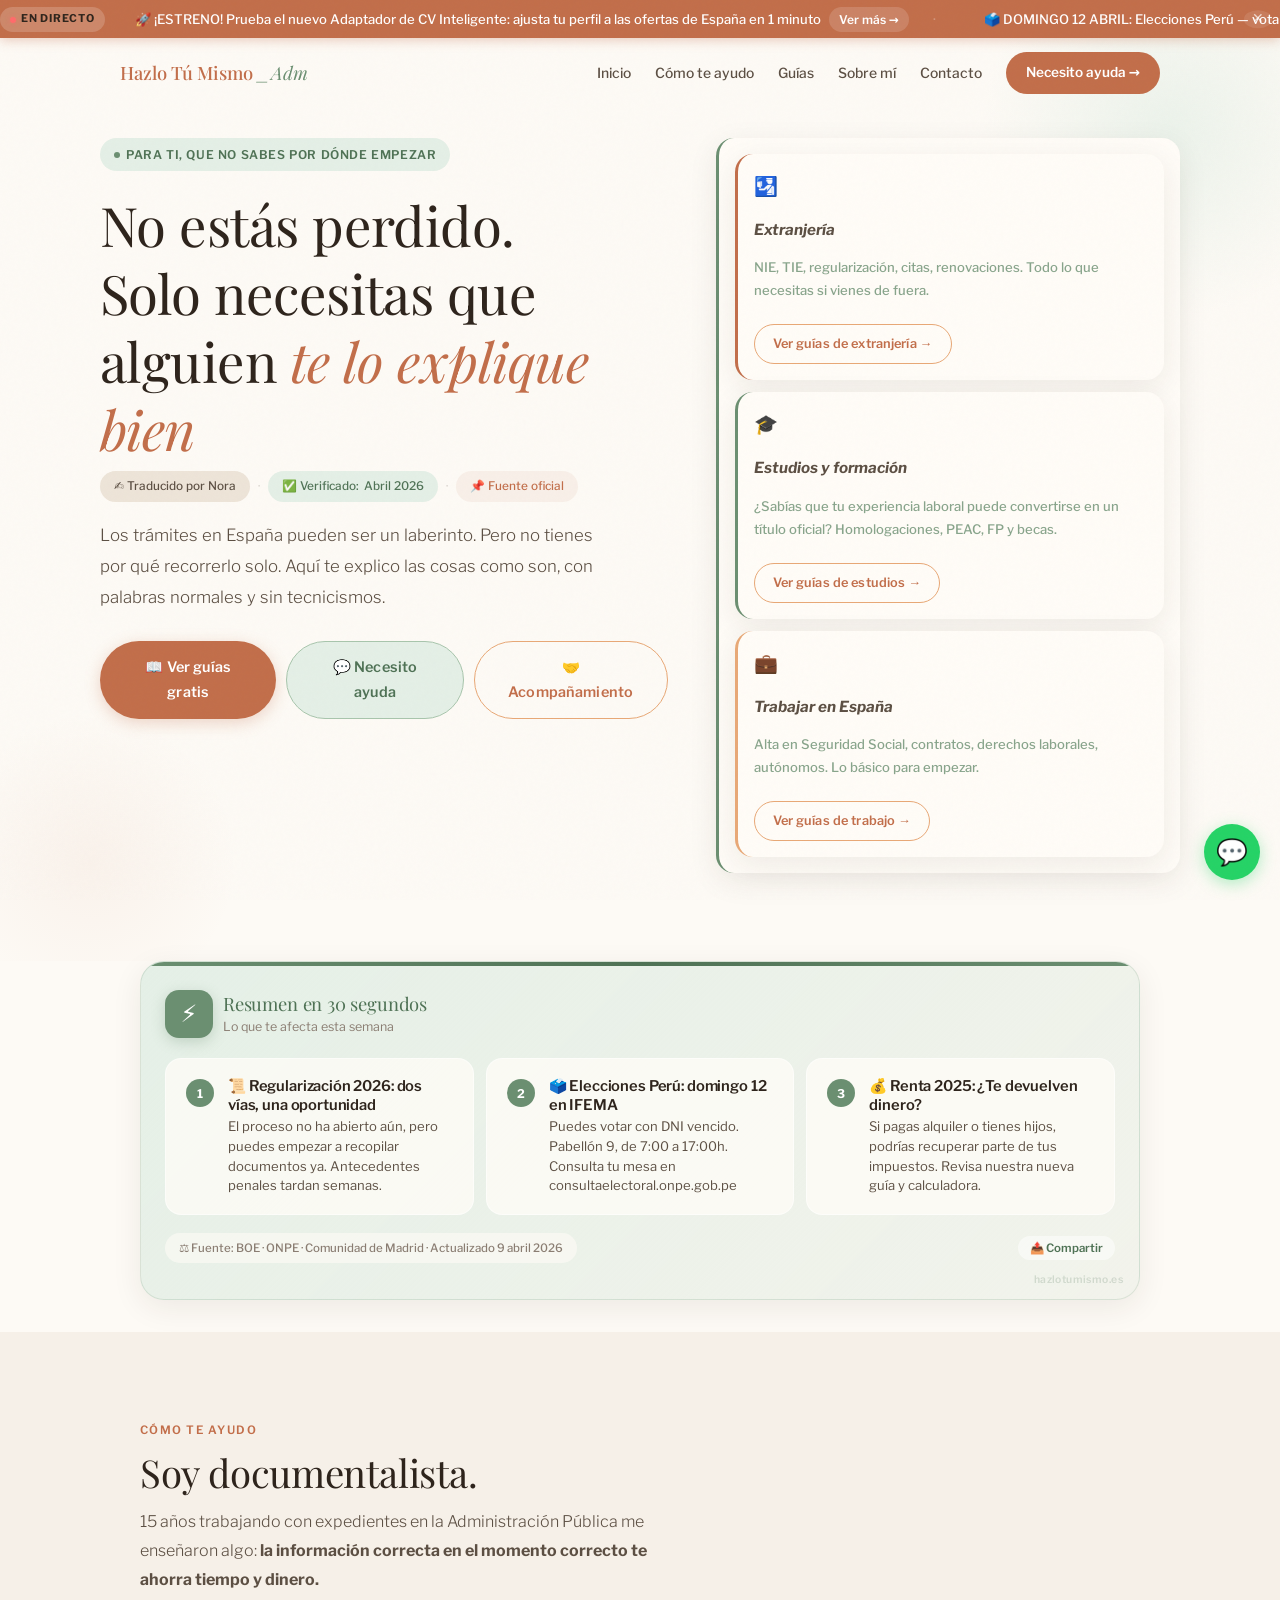
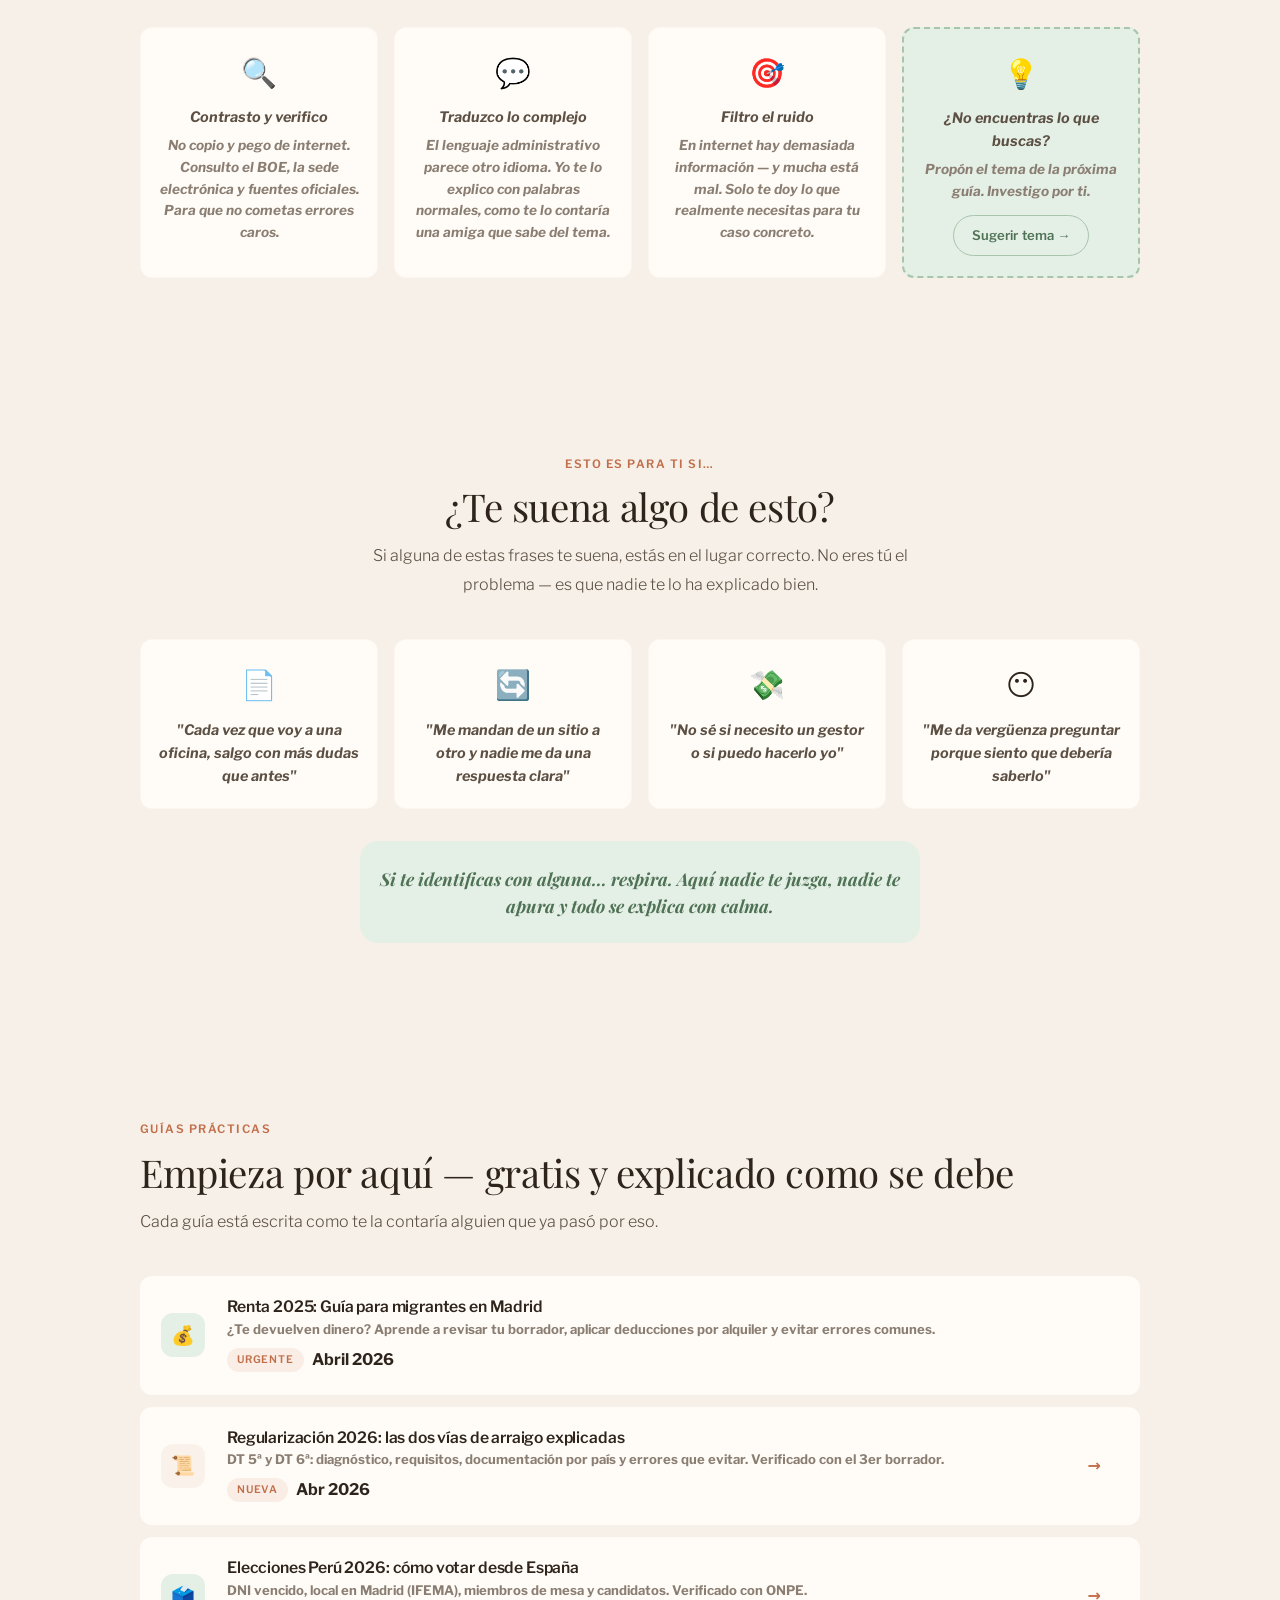
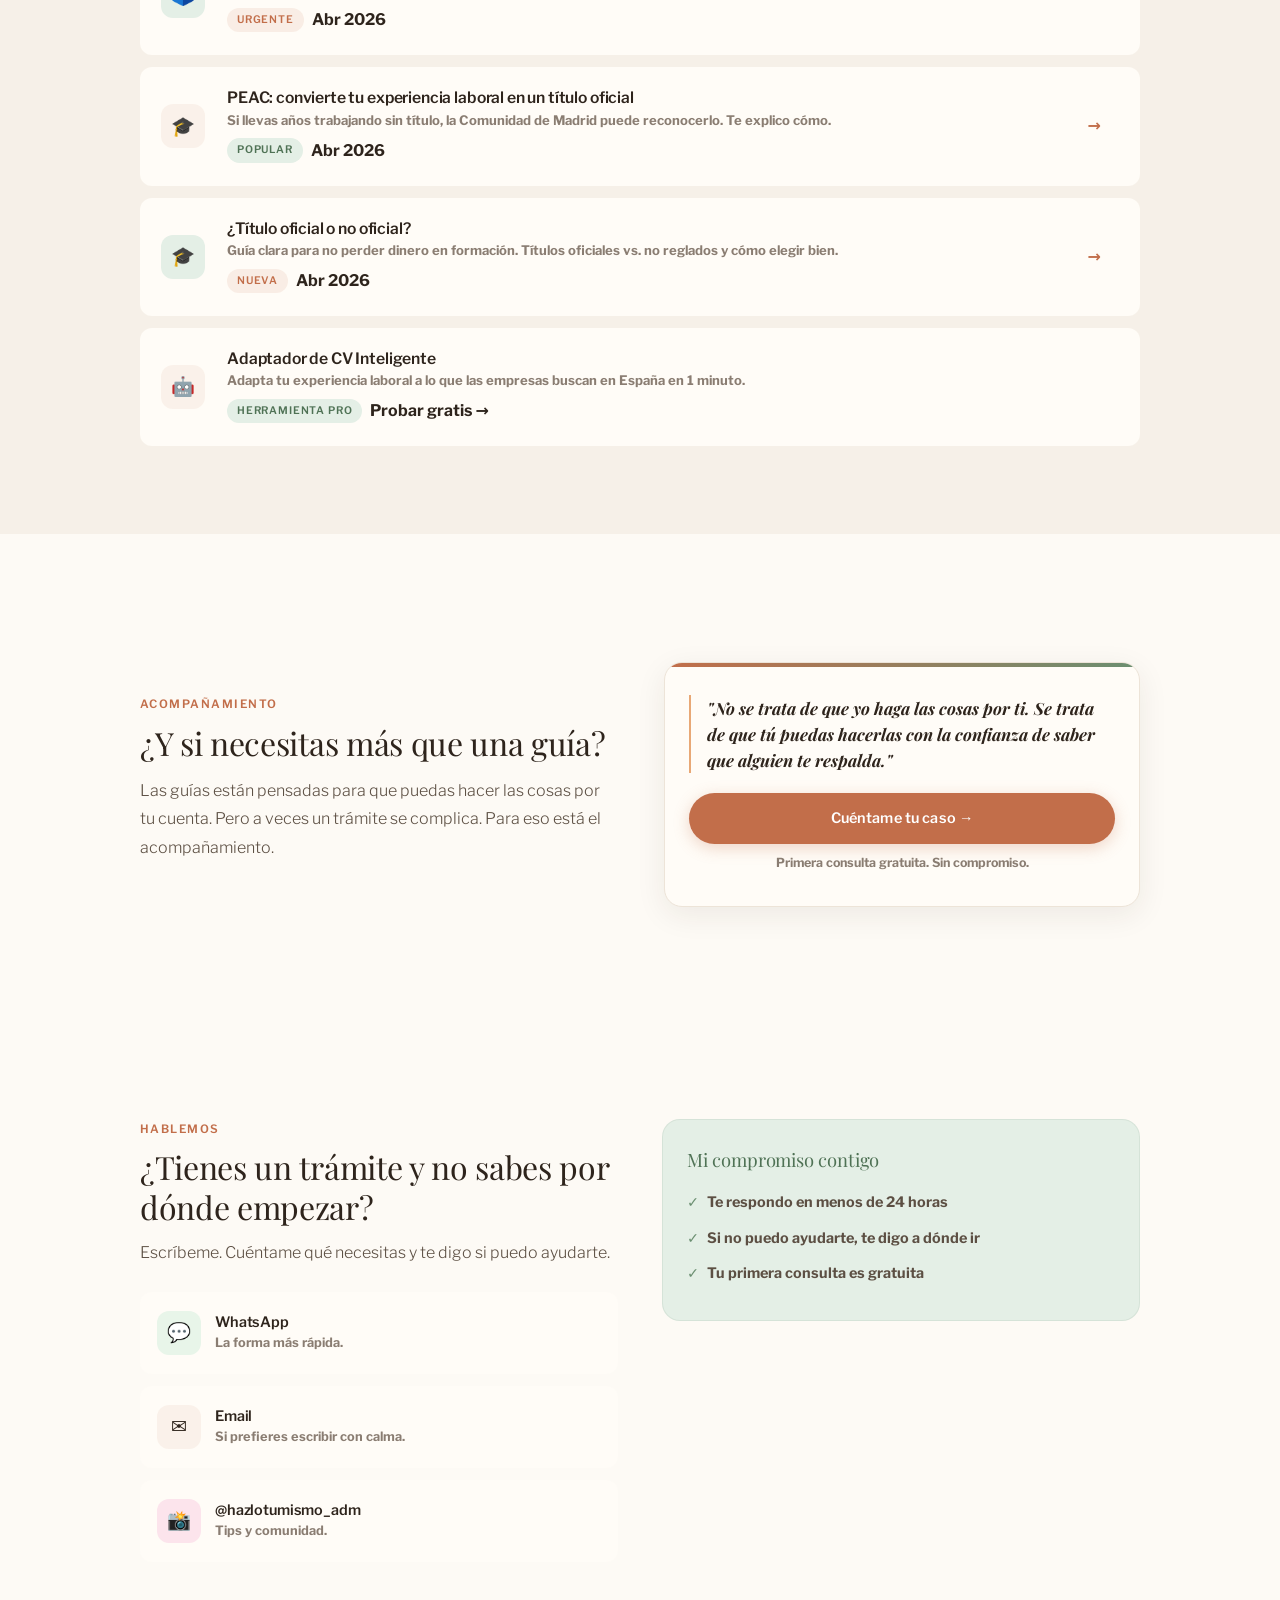
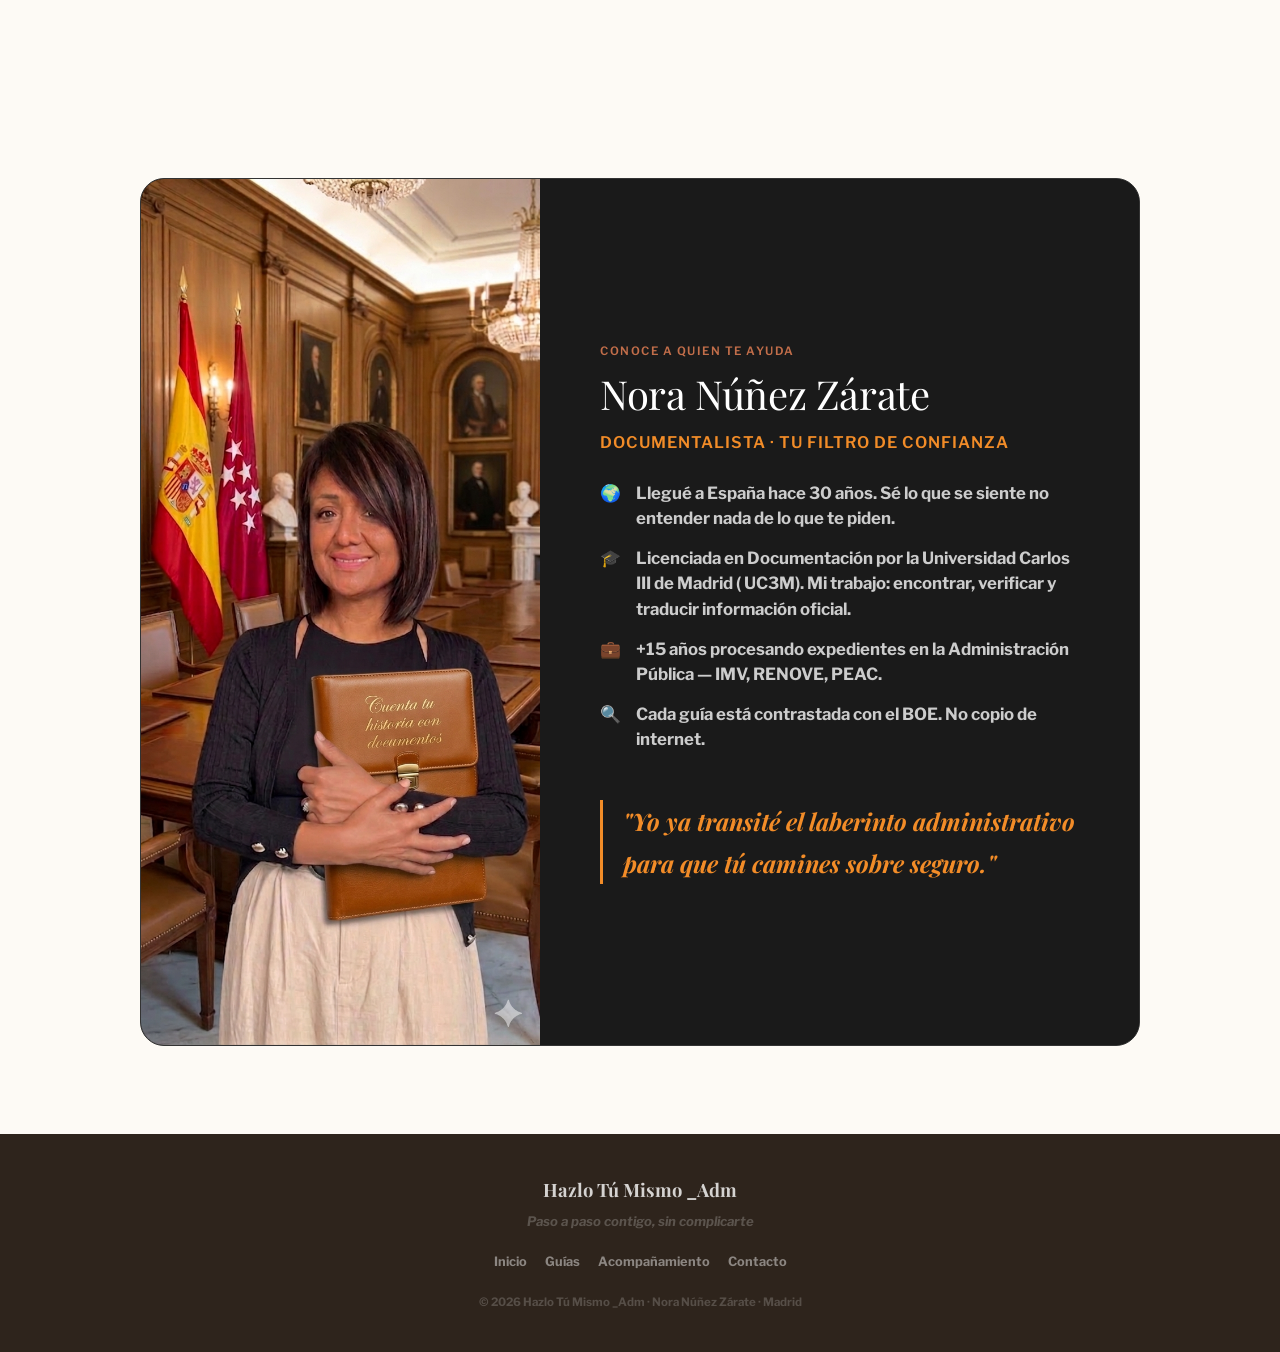
<file: index.html>
<!DOCTYPE html>
<html lang="es" dir="ltr">
<head>
<meta charset="UTF-8">
<meta name="viewport" content="width=device-width, initial-scale=1.0">
<title>Hazlo Tú Mismo — Trámites en España explicados paso a paso</title>
<meta name="description" content="Guías gratuitas para entender los trámites en España sin complicarte. Empadronamiento, extranjería, NIE, TIE, regularización 2026 y más.">
<meta name="author" content="Nora Núñez Zárate">
<meta name="robots" content="index, follow, max-snippet:-1, max-image-preview:large">
<link rel="canonical" href="https://hazlotumismo.es/">
<meta property="og:type" content="website">
<meta property="og:site_name" content="Hazlo Tú Mismo _Adm">
<meta property="og:title" content="Trámites en España, explicados por fin">
<meta property="og:description" content="Guías gratuitas paso a paso, con palabras normales.">
<meta property="og:url" content="https://hazlotumismo.es/">
<meta property="og:image" content="https://hazlotumismo.es/img/og-cover.jpg">
<meta property="og:locale" content="es_ES">
<link rel="icon" type="image/svg+xml" href="data:image/svg+xml,<svg xmlns='http://www.w3.org/2000/svg' viewBox='0 0 100 100'><text y='.9em' font-size='90'>📋</text></svg>">
<link rel="preconnect" href="https://fonts.googleapis.com">
<link rel="preconnect" href="https://fonts.gstatic.com" crossorigin>
<link href="https://fonts.googleapis.com/css2?family=Playfair+Display:ital,wght@0,400;0,500;0,600;1,400;1,500&family=Libre+Franklin:ital,wght@0,300;0,400;0,500;0,600;1,300;1,400&display=swap" rel="stylesheet">
<link rel="stylesheet" href="style.css">
</head>

<body>
<a href="#main-content" class="skip">Ir al contenido principal</a>

<!-- TICKER: Se renderiza automáticamente desde WEB_DATA -->
<div class="ticker" id="ticker" role="alert" aria-live="polite">
  <div class="ticker__track" id="ticker-track"></div>
  <button class="ticker__close" id="ticker-close" aria-label="Cerrar">✕</button>
</div>

<!-- NAV -->
<header class="nav" id="nav" role="banner">
  <div class="nav__inner">
    <a href="/" class="nav__logo">Hazlo Tú Mismo <i>_Adm</i></a>
    <button class="nav__toggle" aria-label="Menú" aria-expanded="false" aria-controls="main-menu" id="menu-toggle"><span></span><span></span><span></span></button>
    <nav id="main-menu" class="nav__menu" aria-label="Navegación principal">
      <a href="#inicio" class="nav__link">Inicio</a>
      <a href="#como-ayudo" class="nav__link">Cómo te ayudo</a>
      <a href="#guias" class="nav__link">Guías</a>
      <a href="#sobre-mi" class="nav__link">Sobre mí</a>
      <a href="#contacto" class="nav__link">Contacto</a>
      <a href="#acompanamiento" class="nav__cta">Necesito ayuda →</a>
    </nav>
  </div>
</header>

<!-- MAIN -->
<main id="main-content">

  <!-- HERO -->
  <section class="hero section" id="inicio">
    <div class="hero__shape hero__shape--1" aria-hidden="true"></div>
    <div class="hero__shape hero__shape--2" aria-hidden="true"></div>
    <div class="hero__shape hero__shape--3" aria-hidden="true"></div>
    <div class="hero__inner">
      <div class="hero__text">
        <span class="hero__pill"><span class="hero__pill-dot"></span> Para ti, que no sabes por dónde empezar</span>
        <h1>No estás perdido.<br>Solo necesitas que alguien <em>te lo explique bien</em></h1>
        <div class="byline">
          <span class="byline__tag byline__tag--author">✍️ Traducido por Nora</span>
          <span class="byline__sep">·</span>
          <span class="byline__tag byline__tag--verified">✅ Verificado: <time datetime="2026-04">Abril 2026</time></span>
          <span class="byline__sep">·</span>
          <span class="byline__tag byline__tag--source">📌 Fuente oficial</span>
        </div>
        <p class="hero__desc">Los trámites en España pueden ser un laberinto. Pero no tienes por qué recorrerlo solo. Aquí te explico las cosas como son, con palabras normales y sin tecnicismos.</p>
        <div class="hero__actions">
          <a href="#guias" class="btn btn--clay">📖 Ver guías gratis</a>
          <a href="#contacto" class="btn btn--sage">💬 Necesito ayuda</a>
          <a href="#acompanamiento" class="btn btn--ghost">🤝 Acompañamiento</a>
        </div>
      </div>
 
  <div class="hero__card">
   <div class="hero__cards">
  <div class="hero__card">
    <span class="hero__card-emoji" aria-hidden="true">🛂</span>
    <p><strong>Extranjería</strong></p>
    <span class="hero__card-answer">NIE, TIE, regularización, citas, renovaciones. Todo lo que necesitas si vienes de fuera.</span>
    <a href="#guias" class="btn btn--ghost" style="margin-top:12px;padding:8px 18px;font-size:.8rem">Ver guías de extranjería →</a>
  </div>
  <div class="hero__card">
    <span class="hero__card-emoji" aria-hidden="true">🎓</span>
    <p><strong>Estudios y formación</strong></p>
   <span class="hero__card-answer">¿Sabías que tu experiencia laboral puede convertirse en un título oficial? Homologaciones, PEAC, FP y becas.</span>
    <a href="#guias" class="btn btn--ghost" style="margin-top:12px;padding:8px 18px;font-size:.8rem">Ver guías de estudios →</a>
  </div>
  <div class="hero__card">
    <span class="hero__card-emoji" aria-hidden="true">💼</span>
    <p><strong>Trabajar en España</strong></p>
    <span class="hero__card-answer">Alta en Seguridad Social, contratos, derechos laborales, autónomos. Lo básico para empezar.</span>
    <a href="#guias" class="btn btn--ghost" style="margin-top:12px;padding:8px 18px;font-size:.8rem">Ver guías de trabajo →</a>
  </div>
</div>
</div>
  </section>

  <!-- RESUMEN TIKTOK -->
  <section class="section" style="padding-top:0;padding-bottom:32px">
    <div class="quick-summary sr" id="qs-container">
      <!-- Se renderiza desde WEB_DATA.resumen -->
    </div>

    <!-- CALENDARIO: Se renderiza automáticamente -->
    <aside class="calendar sr" id="cal-container">
      <div class="cal__header">
        <div class="cal__title"><h2 id="cal-title"></h2></div>
        <div class="cal__live"><span class="cal__live-dot"></span> Fechas clave</div>
      </div>
      <div id="cal-events" role="list"></div>
    </aside>
  </section>
<!-- CÓMO TE AYUDO -->
  <section class="section" id="como-ayudo" style="background:var(--linen)">
    <div class="container">
      <span class="tag sr">Cómo te ayudo</span>
      <h2 class="sec-title sr">Soy documentalista.</h2>
      <p class="sec-desc sr">15 años trabajando con expedientes en la Administración Pública me enseñaron algo: <strong>la información correcta en el momento correcto te ahorra <strong>tiempo y dinero<strong>.</strong></p>
      <div class="empathy__grid" role="list" style="margin-top:32px">
        <div class="empathy__item sr" role="listitem">
          <span class="empathy__icon">🔍</span>
          <p><strong>Contrasto y verifico</strong></p>
          <p style="font-size:.85rem;color:var(--ink-m);margin-top:6px">No copio y pego de internet. Consulto el BOE, la sede electrónica y fuentes oficiales. <strong>Para que no cometas errores caros.</strong></p>
        </div>
        <div class="empathy__item sr" role="listitem">
          <span class="empathy__icon">💬</span>
          <p><strong>Traduzco lo complejo</strong></p>
          <p style="font-size:.85rem;color:var(--ink-m);margin-top:6px">El lenguaje administrativo parece otro idioma. <strong>Yo te lo explico con palabras normales</strong>, como te lo contaría una amiga que sabe del tema.</p>
        </div>
        <div class="empathy__item sr" role="listitem">
          <span class="empathy__icon">🎯</span>
          <p><strong>Filtro el ruido</strong></p>
          <p style="font-size:.85rem;color:var(--ink-m);margin-top:6px">En internet hay demasiada información — y mucha está mal. <strong>Solo te doy lo que realmente necesitas</strong> para tu caso concreto.</p>
        </div>
        <div class="empathy__item sr" role="listitem" style="border:2px dashed var(--sage-soft);background:var(--sage-mist)">
          <span class="empathy__icon">💡</span>
          <p><strong>¿No encuentras lo que buscas?</strong></p>
          <p style="font-size:.85rem;color:var(--ink-m);margin-top:6px">Propón el tema de la próxima guía. <strong>Investigo por ti.</strong></p>
          <a href="https://wa.me/34697154442?text=Hola%20Nora%2C%20me%20gustar%C3%ADa%20que%20hicieras%20una%20gu%C3%ADa%20sobre%3A%20" target="_blank" rel="noopener" class="btn btn--sage" style="margin-top:12px;padding:8px 18px;font-size:.82rem">Sugerir tema →</a>
        </div>
      </div>
    </div>
  </section>
  <!-- EMPATÍA -->
  <section class="empathy section" id="empatia">
    <div class="container">
      <div class="empathy__intro sr">
        <span class="tag">Esto es para ti si…</span>
        <h2 class="sec-title">¿Te suena algo de esto?</h2>
        <p class="sec-desc" style="margin:0 auto">Si alguna de estas frases te suena, estás en el lugar correcto. No eres tú el problema — es que nadie te lo ha explicado bien.</p>
      </div>
      <div class="empathy__grid" role="list">
        <div class="empathy__item sr" role="listitem"><span class="empathy__icon">📄</span><p>"Cada vez que voy a una oficina, salgo con más dudas que antes"</p></div>
        <div class="empathy__item sr" role="listitem"><span class="empathy__icon">🔄</span><p>"Me mandan de un sitio a otro y nadie me da una respuesta clara"</p></div>
        <div class="empathy__item sr" role="listitem"><span class="empathy__icon">💸</span><p>"No sé si necesito un gestor o si puedo hacerlo yo"</p></div>
        <div class="empathy__item sr" role="listitem"><span class="empathy__icon">😶</span><p>"Me da vergüenza preguntar porque siento que debería saberlo"</p></div>
      </div>
      <aside class="empathy__resolve sr"><p>Si te identificas con alguna… respira. Aquí nadie te juzga, nadie te apura y todo se explica con calma.</p></aside>
    </div>
  </section>

  <!-- GUÍAS — 3 placeholders -->
        
  <section class="guides section" id="guias">
    <div class="container">
      <span class="tag sr">Guías prácticas</span>
      <h2 class="sec-title sr">Empieza por aquí — gratis y explicado como se debe</h2>
      <p class="sec-desc sr">Cada guía está escrita como te la contaría alguien que ya pasó por eso.</p>
      <div class="guides__list" role="list">
        <a href="guias/guia_renta_2025.html" class="guide sr" role="listitem">
    <div class="guide__icon">💰</div>
    <div class="guide__content">
        <h3>Renta 2025: Guía para migrantes en Madrid</h3>
        <p>¿Te devuelven dinero? Aprende a revisar tu borrador, aplicar deducciones por alquiler y evitar errores comunes.</p>
        <div class="guide__meta">
            <span class="guide__badge guide__badge--new">Urgente</span>
            <time datetime="2026-04">Abril 2026</time>
        </div>
    </div>
    <span class="guide__arrow"></span>
</a>
        <!-- GUÍA 1: Reemplaza href, título, descripción -->
        <a href="guias/regularizacion-2026.html" class="guide sr" role="listitem">
  <div class="guide__icon">📜</div>
  <div class="guide__content">
    <h3>Regularización 2026: las dos vías de arraigo explicadas</h3>
    <p>DT 5ª y DT 6ª: diagnóstico, requisitos, documentación por país y errores que evitar. Verificado con el 3er borrador.</p>
    <div class="guide__meta"><span class="guide__badge guide__badge--new">Nueva</span><time datetime="2026-04">Abr 2026</time></div>
  </div>
  <span class="guide__arrow">→</span>
</a>
        <!-- GUÍA 2 -->
        <a href="guias/elecciones-peru-2026.html" class="guide sr" role="listitem">
  <div class="guide__icon">🗳️</div>
  <div class="guide__content">
    <h3>Elecciones Perú 2026: cómo votar desde España</h3>
    <p>DNI vencido, local en Madrid (IFEMA), miembros de mesa y candidatos. Verificado con ONPE.</p>
    <div class="guide__meta"><span class="guide__badge guide__badge--new">Urgente</span><time datetime="2026-04">Abr 2026</time></div>
  </div>
  <span class="guide__arrow">→</span>
</a>
        <!-- GUÍA 3 -->
       <a href="guias/peac-acreditacion-experiencia-2026.html" class="guide sr" role="listitem">
  <div class="guide__icon">🎓</div>
  <div class="guide__content">
    <h3>PEAC: convierte tu experiencia laboral en un título oficial</h3>
    <p>Si llevas años trabajando sin título, la Comunidad de Madrid puede reconocerlo. Te explico cómo.</p>
    <div class="guide__meta"><span class="guide__badge guide__badge--pop">Popular</span><time datetime="2026-04">Abr 2026</time></div>
  </div>
  <span class="guide__arrow">→</span>
</a>
     <!-- GUÍA 4 --> 
        <a href="guias/que-estudiar-espana-2026.html" class="guide sr" role="listitem">
  <div class="guide__icon">🎓</div>
  <div class="guide__content">
    <h3>¿Título oficial o no oficial?</h3>
    <p>Guía clara para no perder dinero en formación. Títulos oficiales vs. no reglados y cómo elegir bien.</p>
    <div class="guide__meta">
      <span class="guide__badge guide__badge--new">Nueva</span>
      <time datetime="2026-04">Abr 2026</time>
    </div>
  </div>
  <span class="guide__arrow">→</span>
</a>
   <a href="guias/adaptador-cv.html" class="guide sr" role="listitem">
  <div class="guide__icon">🤖</div>
  <div class="guide__content">
    <h3>Adaptador de CV Inteligente</h3>
    <p>Adapta tu experiencia laboral a lo que las empresas buscan en España en 1 minuto.</p>
    <div class="guide__meta">
      <span class="guide__badge guide__badge--pop">Herramienta Pro</span>
      <span>Probar gratis →</span>
    </div>
  </div>
</a>
      </div>
    </div>
  </section>

  <!-- ACOMPAÑAMIENTO -->
  <section class="accompany section" id="acompanamiento">
    <div class="container">
      <div class="accompany__layout">
        <div class="accompany__text sr">
          <span class="tag">Acompañamiento</span>
          <h2>¿Y si necesitas más que una guía?</h2>
          <p>Las guías están pensadas para que puedas hacer las cosas por tu cuenta. Pero a veces un trámite se complica. Para eso está el acompañamiento.</p>
        </div>
        <div class="accompany__card sr">
          <blockquote class="accompany__quote">"No se trata de que yo haga las cosas por ti. Se trata de que tú puedas hacerlas con la confianza de saber que alguien te respalda."</blockquote>
          <div class="accompany__cta">
            <a href="#contacto" class="btn btn--clay" style="width:100%">Cuéntame tu caso →</a>
            <p class="accompany__micro">Primera consulta gratuita. Sin compromiso.</p>
          </div>
        </div>
      </div>
    </div>
  </section>

  <!-- CONTACTO -->
  <section class="contact section" id="contacto">
    <div class="container">
      <div class="contact__grid">
        <div class="contact__left sr">
          <span class="tag">Hablemos</span>
          <h2>¿Tienes un trámite y no sabes por dónde empezar?</h2>
          <p>Escríbeme. Cuéntame qué necesitas y te digo si puedo ayudarte.</p>
          <div class="contact__channels">
            <a href="https://wa.me/34697154442" class="ch" target="_blank" rel="noopener"><div class="ch__icon ch__icon--wa">💬</div><div class="ch__info"><h4>WhatsApp</h4><p>La forma más rápida.</p></div></a>
            <a href="mailto:tu-email@ejemplo.com" class="ch"><div class="ch__icon ch__icon--em">✉️</div><div class="ch__info"><h4>Email</h4><p>Si prefieres escribir con calma.</p></div></a>
            <a href="https://instagram.com/hazlotumismo_adm" class="ch" target="_blank" rel="noopener"><div class="ch__icon ch__icon--ig">📸</div><div class="ch__info"><h4>@hazlotumismo_adm</h4><p>Tips y comunidad.</p></div></a>
          </div>
        </div>
        <aside class="contact__right sr">
          <h3>Mi compromiso contigo</h3>
          <ul class="promise__list">
            <li><span class="ck">✓</span> Te respondo en menos de 24 horas</li>
            <li><span class="ck">✓</span> Si no puedo ayudarte, te digo a dónde ir</li>
            <li><span class="ck">✓</span> Tu primera consulta es gratuita</li>
          </ul>
        </aside>
      </div>
    </div>
  </section>
<section class="section about-nora-section" id="sobre-mi">
  <div class="container sr">
    <div class="about-card">
     <div class="about-card__grid">
        <div class="about-card__image">
          <img src="img/nora-perfil (4).png" alt="Nora Núñez Zárate" onerror="this.src='https://ui-avatars.com/api/?name=Nora+Nuñez&background=F28C28&color=fff&size=512'">
          
        </div>
        
       <div class="about-card__text">
         <span class="tag">Conoce a quien te ayuda</span>
          <h2 class="about-card__name">Nora Núñez Zárate</h2>
          <p class="about-card__role">Documentalista · Tu filtro de confianza</p>
          
        <ul class="about-card__list">
            <li><span>🌍</span> <div>Llegué a España <strong>hace 30 años.</strong> Sé lo que se siente no entender nada de lo que te piden.</div></li>
            <li><span>🎓</span> <div><strong>Licenciada en Documentación</strong> por la Universidad Carlos III de Madrid ( UC3M). Mi trabajo: encontrar, verificar y traducir información oficial.</div></li>
            <li><span>💼</span> <div><strong>+15 años</strong> procesando expedientes en la Administración Pública — IMV, RENOVE, PEAC.</div></li>
            <li><span>🔍</span> <div>Cada guía está <strong>contrastada con el BOE.</strong> No copio de internet.</div></li>
          </ul>
          
          <blockquote class="about-card__motto">
            "Yo ya transité el laberinto administrativo para que tú camines sobre seguro."
          </blockquote>
        </div>
      </div>
    </div>
  </div>
</section>
<style>
 .about-card { background: #1a1a1a; border-radius: 24px; overflow: hidden; border: 1px solid #333; margin-top: 40px; }
  .about-card__grid { display: grid; grid-template-columns: 1fr 1.5fr; gap: 0; min-height: 550px; align-items: stretch; }
  .about-card__image { background: #222; display: flex; overflow: hidden; }
  .about-card__image img { width: 100%; height: 100%; object-fit: cover; display: block; }
  .about-card__text { padding: 60px; display: flex; flex-direction: column; justify-content: center; background: #1a1a1a; }
  .about-card__name { font-family: 'Playfair Display', serif; font-size: 2.5rem; color: white; margin: 0 0 10px 0; }
  .about-card__role { color: #F28C28; font-weight: 600; text-transform: uppercase; letter-spacing: 1px; margin-bottom: 1.5rem; }
  .about-card__list { list-style: none; padding: 0; margin-bottom: 2rem; }
  .about-card__list li { display: flex; gap: 15px; margin-bottom: 15px; color: #ccc; font-size: 1.05rem; line-height: 1.5; text-align: left; }
  .about-card__motto { font-family: 'Playfair Display', serif; font-style: italic; color: #F28C28; font-size: 1.5rem; border-left: 3px solid #F28C28; padding-left: 20px; margin: 0; text-align: left; }

  /* Esto es para que en el móvil se vea una cosa debajo de otra */
  @media (max-width: 768px) {
    .about-card__grid { grid-template-columns: 1fr; }
    .about-card__text { padding: 40px 30px; }
  }
</style>
</main>
  <!-- FOOTER -->
<footer class="footer">
  <div class="footer__logo">Hazlo Tú Mismo _Adm</div>
  <div class="footer__slogan">Paso a paso contigo, sin complicarte</div>
  <nav class="footer__links"><a href="#inicio">Inicio</a><a href="#guias">Guías</a><a href="#acompanamiento">Acompañamiento</a><a href="#contacto">Contacto</a></nav>
  <p class="footer__copy">© 2026 Hazlo Tú Mismo _Adm · Nora Núñez Zárate · Madrid</p>
</footer>
<a href="https://wa.me/34697154442" class="wa-float" target="_blank" rel="noopener" aria-label="WhatsApp">💬<span class="wa-float__sr">WhatsApp</span></a>

<!-- ╔══════════════════════════════════════════════════════════════════╗
     ║  WEB_DATA — TU CEREBRO CENTRAL                                  ║
     ║  ────────────────────────────────────────────────────────────    ║
     ║  Aquí editas TODO el contenido dinámico de la web.               ║
     ║  Ticker, calendario y resumen se renderizan automáticamente.     ║
     ║  NO necesitas tocar el HTML de arriba para actualizar datos.     ║
     ╚══════════════════════════════════════════════════════════════════╝ -->
<script>
const WEB_DATA = {

  // ── TICKER: Noticias de la marquesina ──
  // Añade, quita o edita noticias aquí. Se renderizan solas.
  // Si el array está vacío, el ticker se oculta automáticamente.
ticker: [
{ texto: "🚀 ¡ESTRENO! Prueba el nuevo Adaptador de CV Inteligente: ajusta tu perfil a las ofertas de España en 1 minuto", enlace: "guias/adaptador-cv.html" },
    { texto: "🗳️ DOMINGO 12 ABRIL: Elecciones Perú — vota en IFEMA Madrid, Pabellón 9, de 7:00 a 17:00h", enlace: "guias/elecciones-peru-2026.html" },
    { texto: "🚀 Renta 2025: Guía completa para migrantes en Madrid y Calculadora de deducciones", enlace: "guias/guia_renta_2025.html" },
    { texto: "📜 Nueva guía: Regularización 2026 — las dos vías de arraigo explicadas", enlace: "guias/regularizacion-2026.html" },
    { texto: "⚠️ Regularización: el proceso NO ha abierto aún — cuidado con webs que cobran por adelantar citas", enlace: "guias/regularizacion-2026.html" },
    { texto: "🎓 ¿Puedes acceder al PEAC? Haz el autodiagnóstico gratis en 2 minutos", enlace: "guias/peac-acreditacion-experiencia-2026.html#calculadora" },
  ],

  // ── CALENDARIO: Eventos con plazos ──
  // Los eventos pasados se ocultan solos.
  // Si todos han pasado, el calendario desaparece.
  // Formato fecha: "2026-04-15" (año-mes-día)
  calendario: {
    titulo: "📆 Agenda Abril 2026", 
    eventos: [
      { fecha: "2026-04-08", titulo: "🧾 Campaña Renta 2025", desc: "Empieza el plazo para hacer la declaración de la renta. Si trabajaste en 2025, te puede salir a devolver.", urgencia: "high" },
      { fecha: "2026-04-12", titulo: "🗳️ Elecciones Perú — IFEMA", desc: "Votación presencial 7:00-17:00h, Pabellón 9. Lleva tu DNI (vale vencido). Consulta tu mesa en onpe.gob.pe", urgencia: "high" },
      { fecha: "2026-04-15", titulo: "📜 Regularización: prepara documentos", desc: "El RD sigue en el Consejo de Estado. Usa este tiempo para reunir antecedentes penales y empadronamiento histórico.", urgencia: "mid" },
      { fecha: "2026-04-22", titulo: "🎓 PEAC Madrid: convocatoria abierta", desc: "Si llevas +3 años trabajando sin título, puedes acreditar tu experiencia. El trámite es gratuito y permanente.", urgencia: "mid" },
      { fecha: "2026-04-30", titulo: "📋 Fin plazo renovación NIE/TIE", desc: "Si tu tarjeta caduca en mayo, solicita la renovación antes de que expire. No esperes al último día.", urgencia: "info" },
    ]
  },

  // ── RESUMEN TIKTOK: 3 puntos clave ──
resumen: {
    titulo: "Resumen en 30 segundos",
    subtitulo: "Lo que te afecta esta semana",
    fuente: "BOE · ONPE · Comunidad de Madrid",
    fechaActualizacion: "9 abril 2026", // Actualizamos la fecha a hoy
    puntos: [
        { titulo: "📜 Regularización 2026: dos vías, una oportunidad", desc: "El proceso no ha abierto aún, pero puedes empezar a recopilar documentos ya. Antecedentes penales tardan semanas." },
        { titulo: "🗳️ Elecciones Perú: domingo 12 en IFEMA", desc: "Puedes votar con DNI vencido. Pabellón 9, de 7:00 a 17:00h. Consulta tu mesa en consultaelectoral.onpe.gob.pe" },
        { titulo: "💰 Renta 2025: ¿Te devuelven dinero?", desc: "Si pagas alquiler o tienes hijos, podrías recuperar parte de tus impuestos. Revisa nuestra nueva guía y calculadora." }
    ]
}
};
</script>

<!-- MOTOR DE RENDERIZADO (no tocar) -->
<script defer>

 
(function(){
  'use strict';
  const D = WEB_DATA;
  const today = new Date(); today.setHours(0,0,0,0);
  const $ = s => document.querySelector(s);
  const $$ = s => document.querySelectorAll(s);

  // ── TICKER ──
  const tickerEl = $('#ticker');
  const trackEl = $('#ticker-track');
  if (D.ticker.length === 0) {
    tickerEl.classList.add('hidden');
    document.body.classList.add('ticker-closed');
  } else {
    let html = '<span class="ticker__live"><span class="ticker__dot"></span> En directo</span>';
    D.ticker.forEach(n => {
      html += `<span class="ticker__item">${n.texto} <a href="${n.enlace}" class="ticker__link">Ver más →</a></span>`;
    });
    // Duplicar para loop infinito
    trackEl.innerHTML = html + html;
    // Velocidad proporcional al contenido
    const speed = Math.max(18, D.ticker.length * 9);
    trackEl.style.setProperty('--marquee-speed', speed + 's');
  }
  $('#ticker-close')?.addEventListener('click', () => {
    tickerEl.classList.add('hidden');
    document.body.classList.add('ticker-closed');
  });

  // ── CALENDARIO INTELIGENTE ──
  const calContainer = $('#cal-container');
  const calEventsEl = $('#cal-events');
  const calTitle = $('#cal-title');
  const futureEvents = D.calendario.eventos.filter(e => {
    const d = new Date(e.fecha + 'T00:00:00');
    return d >= today;
  });
  if (futureEvents.length === 0) {
    calContainer.style.display = 'none';
  } else {
    calTitle.textContent = D.calendario.titulo;
    futureEvents.forEach(e => {
      const d = new Date(e.fecha + 'T00:00:00');
      const diff = Math.ceil((d - today) / 864e5);
      const isToday = diff === 0;
      const day = d.getDate();
      const months = ['ENE','FEB','MAR','ABR','MAY','JUN','JUL','AGO','SEP','OCT','NOV','DIC'];
      const month = months[d.getMonth()];
      const urgLabels = { high: 'Urgente', mid: 'Próximamente', info: 'Informativo' };

      const div = document.createElement('div');
      div.className = 'cal__event' + (isToday ? ' cal__event--today' : '');
      div.setAttribute('role', 'listitem');
      div.innerHTML = `
        <div class="cal__date"><span class="cal__date-day">${day}</span><span class="cal__date-month">${month}</span></div>
        <div class="cal__info"><h3>${e.titulo}</h3><p>${e.desc}</p><span class="cal__urgency cal__urgency--${e.urgencia}">${urgLabels[e.urgencia]||''}</span></div>
        <div class="cal__countdown"><strong>${isToday ? 'HOY' : diff}</strong>${isToday ? '' : ' días'}</div>
      `;
      calEventsEl.appendChild(div);
    });
  }

  // ── RESUMEN TIKTOK ──
  const qsEl = $('#qs-container');
  const R = D.resumen;
  let qsHtml = `
    <div class="qs__header"><div class="qs__icon">⚡</div><div class="qs__header-text"><h2>${R.titulo}</h2><p>${R.subtitulo}</p></div></div>
    <div class="qs__points" role="list">`;
  R.puntos.forEach((p, i) => {
    qsHtml += `<div class="qs__point" role="listitem"><span class="qs__point-num">${i+1}</span><div class="qs__point-text"><h3>${p.titulo}</h3><p>${p.desc}</p></div></div>`;
  });
  qsHtml += `</div><div class="qs__footer"><span class="qs__source">⚖️ Fuente: ${R.fuente} · Actualizado ${R.fechaActualizacion}</span>`;
  qsHtml += `<button class="qs__share" onclick="navigator.share?.({title:document.title,url:location.href}).catch(()=>{})">📤 Compartir</button></div>`;
  qsEl.innerHTML = qsHtml;

  // ── NAV ──
  window.addEventListener('scroll', () => { $('#nav').classList.toggle('solid', scrollY > 40); }, { passive: true });

  // ── MENÚ MÓVIL ──
  const toggle = $('#menu-toggle'), menu = $('#main-menu');
  if (toggle) {
    toggle.addEventListener('click', () => { const o = menu.classList.toggle('open'); toggle.setAttribute('aria-expanded', o); });
    menu.querySelectorAll('a').forEach(a => a.addEventListener('click', () => { menu.classList.remove('open'); toggle.setAttribute('aria-expanded','false'); }));
    document.addEventListener('keydown', e => { if(e.key==='Escape'&&menu.classList.contains('open')){ menu.classList.remove('open'); toggle.focus(); }});
  }

  // ── SCROLL REVEAL ──
  if ('IntersectionObserver' in window) {
    const obs = new IntersectionObserver(entries => {
      entries.forEach((e,i) => { if(e.isIntersecting){ setTimeout(()=>e.target.classList.add('on'), i*60); obs.unobserve(e.target); }});
    }, { threshold: .1, rootMargin: '0px 0px -30px 0px' });
    $$('.sr').forEach(el => obs.observe(el));
  } else $$('.sr').forEach(el => el.classList.add('on'));

  // ── REDUCE MOTION ──
  if (matchMedia('(prefers-reduced-motion:reduce)').matches) $$('.sr').forEach(el => { el.style.transition='none'; el.classList.add('on'); });
})();
</script>
</body>
</html>
</file>
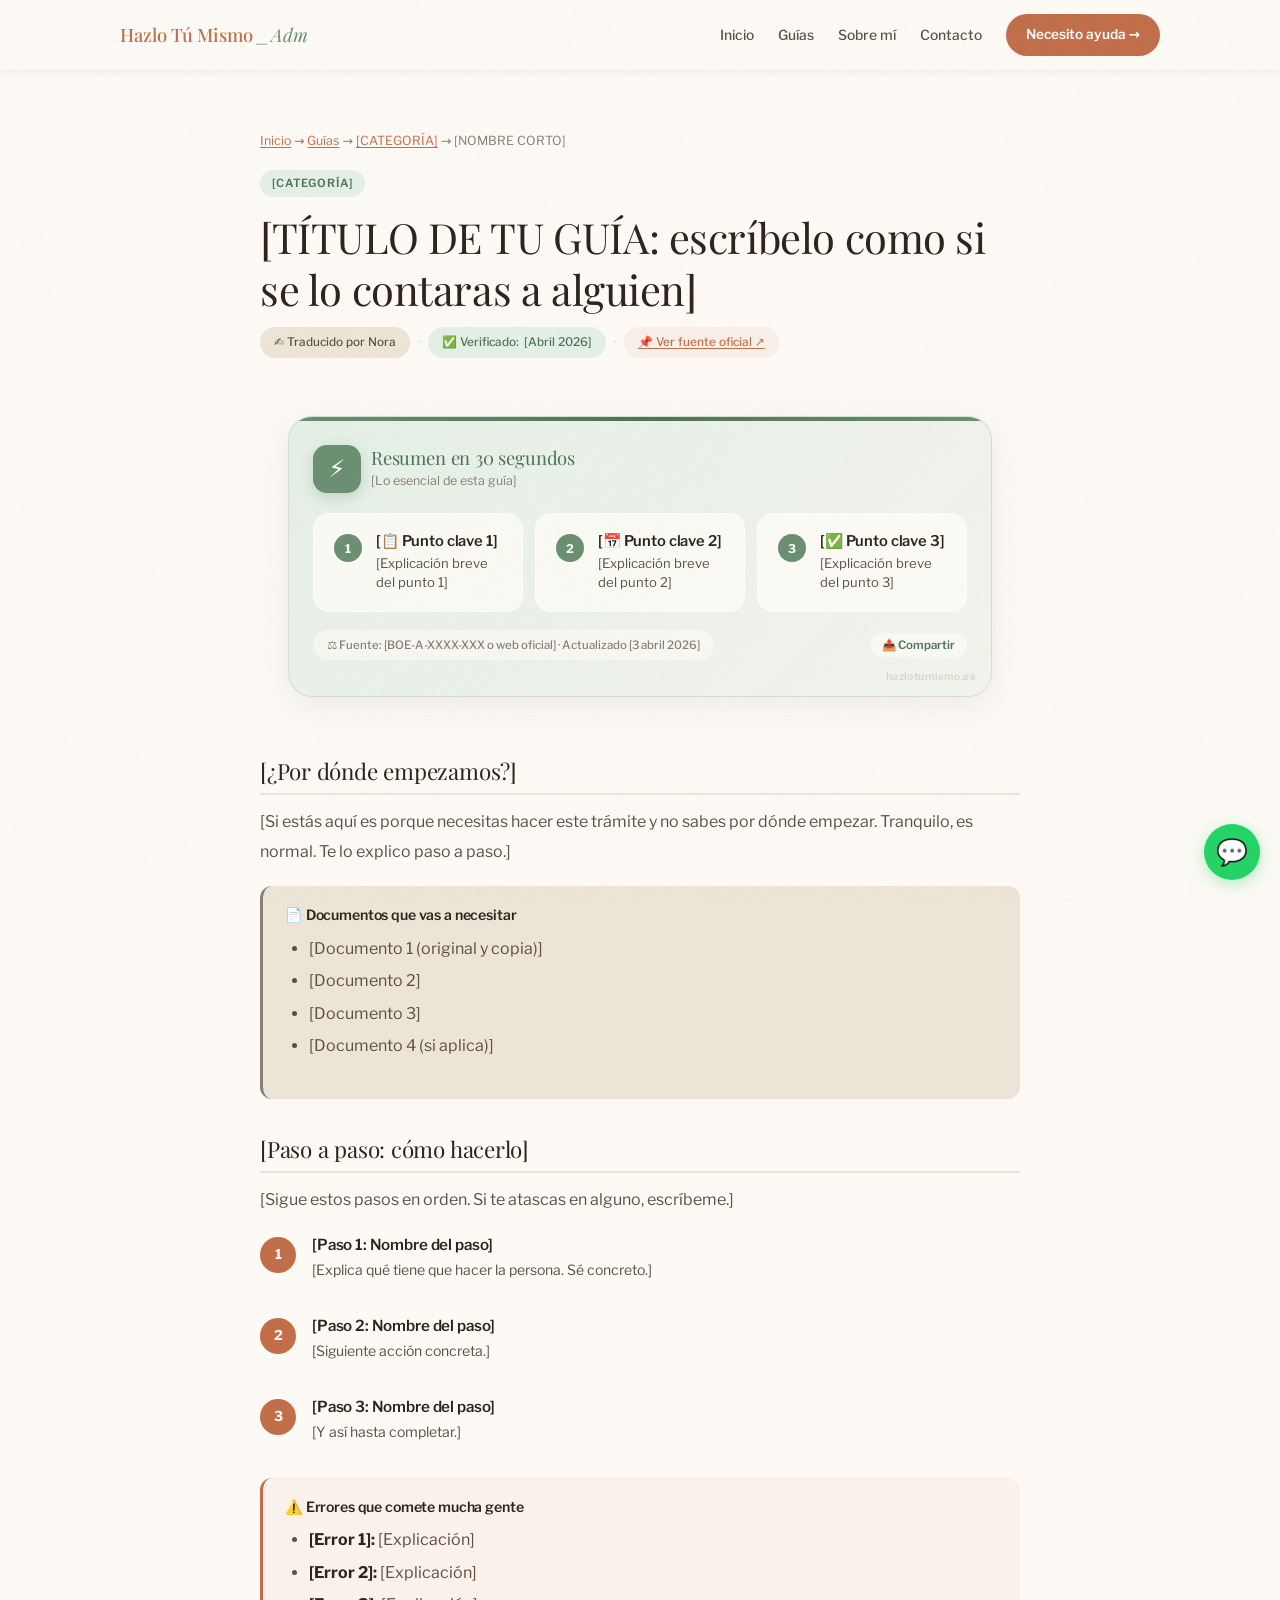
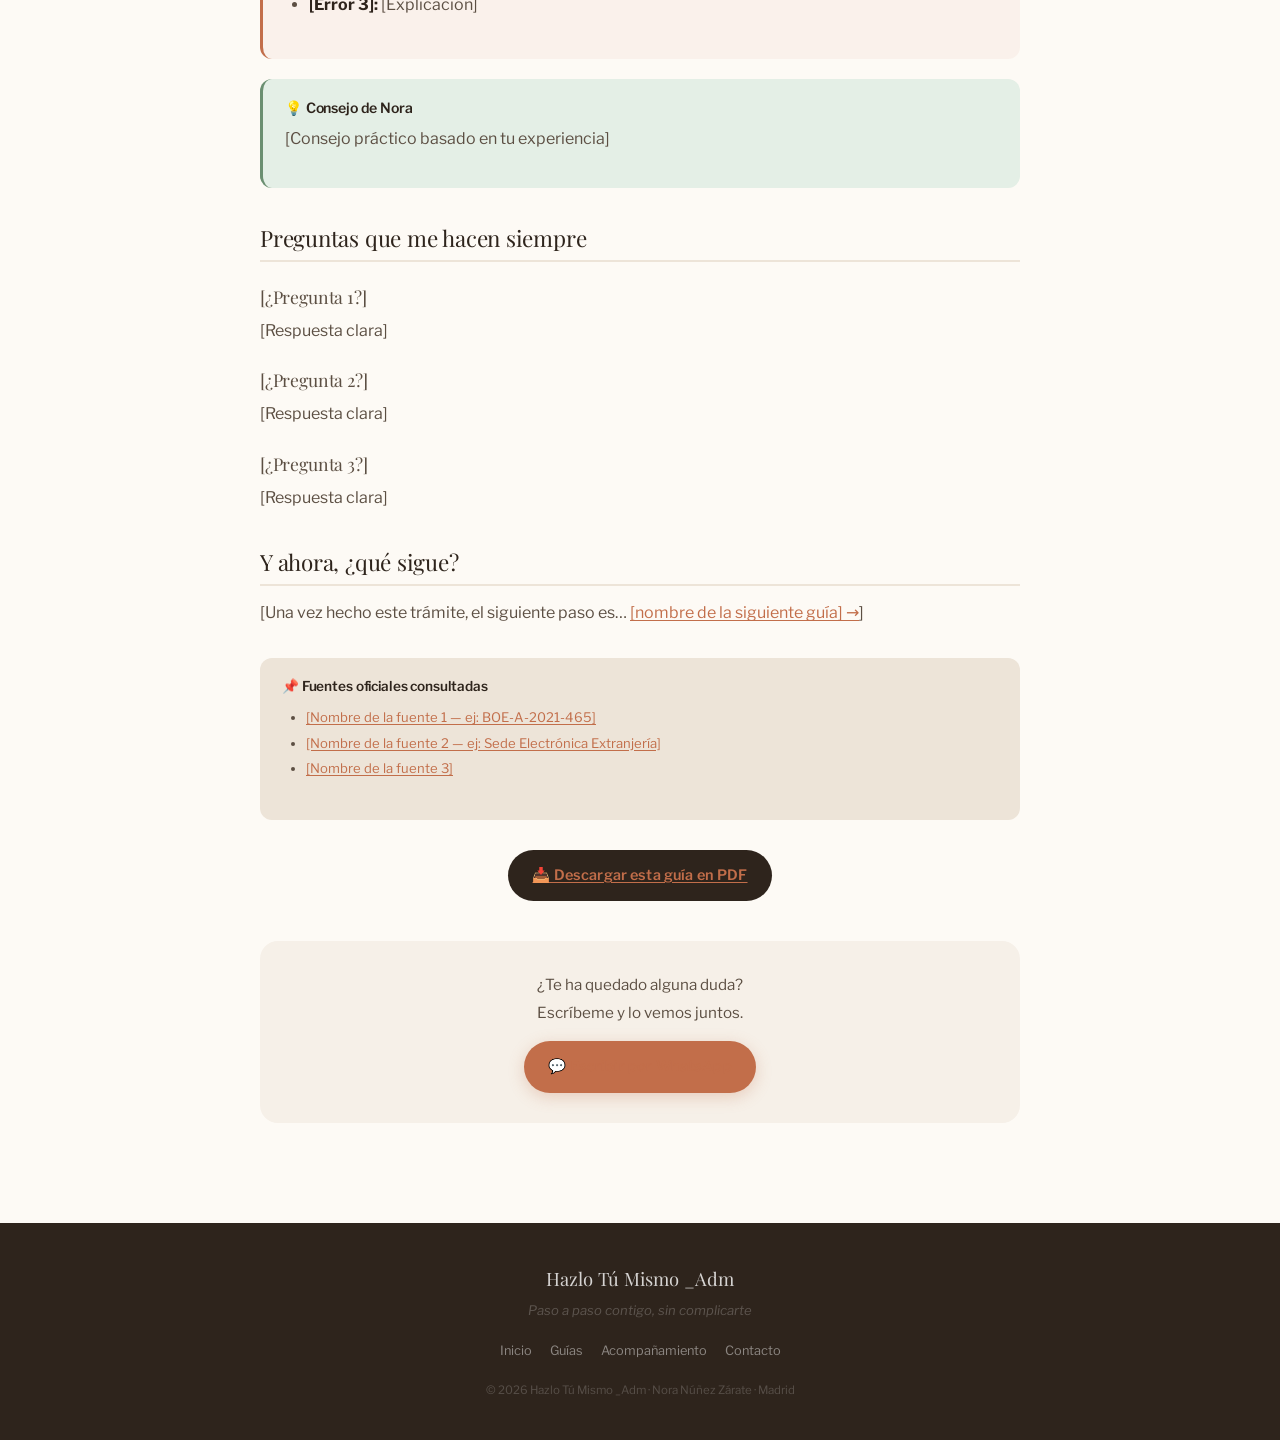
<file: guia-template.html>
<!DOCTYPE html>
<html lang="es" dir="ltr">
<head>
<meta charset="UTF-8">
<meta name="viewport" content="width=device-width, initial-scale=1.0">

<!-- ╔═══════════════════════════════════════════════════════════════╗
     ║  PLANTILLA DE GUÍA v3 — Instrucciones                        ║
     ║                                                               ║
     ║  1. Copia este archivo → renómbralo (ej: empadronamiento.html)║
     ║  2. Busca [EDITAR] y reemplaza con tu contenido               ║
     ║  3. Edita WEB_DATA al final con los datos de esta guía        ║
     ║  4. Enlaza desde index.html en la sección de guías            ║
     ╚═══════════════════════════════════════════════════════════════╝ -->

<!-- [EDITAR] título y meta -->
<title>[TÍTULO DE TU GUÍA] — Hazlo Tú Mismo</title>
<meta name="description" content="[DESCRIPCIÓN PARA GOOGLE: máx 155 caracteres con palabras clave]">
<meta name="author" content="Nora Núñez Zárate">
<meta name="robots" content="index, follow">
<link rel="canonical" href="https://hazlotumismo.es/guias/[NOMBRE-DE-TU-GUIA].html">
<meta property="og:type" content="article">
<meta property="og:site_name" content="Hazlo Tú Mismo _Adm">
<meta property="og:title" content="[TÍTULO DE TU GUÍA]">
<meta property="og:description" content="[DESCRIPCIÓN PARA REDES]">
<meta property="og:url" content="https://hazlotumismo.es/guias/[NOMBRE-DE-TU-GUIA].html">
<meta property="og:image" content="https://hazlotumismo.es/img/og-cover.jpg">
<meta property="og:locale" content="es_ES">
<meta property="article:published_time" content="[2026-04-03]">
<link rel="icon" type="image/svg+xml" href="data:image/svg+xml,<svg xmlns='http://www.w3.org/2000/svg' viewBox='0 0 100 100'><text y='.9em' font-size='90'>📋</text></svg>">
<link rel="preconnect" href="https://fonts.googleapis.com">
<link rel="preconnect" href="https://fonts.gstatic.com" crossorigin>
<link href="https://fonts.googleapis.com/css2?family=Playfair+Display:ital,wght@0,400;0,500;0,600;1,400;1,500&family=Libre+Franklin:ital,wght@0,300;0,400;0,500;0,600;1,300;1,400&display=swap" rel="stylesheet">
<link rel="stylesheet" href="v3-style.css">

<!-- [EDITAR] JSON-LD -->
<script type="application/ld+json">
{
  "@context": "https://schema.org",
  "@type": "Article",
  "headline": "[TÍTULO DE TU GUÍA]",
  "description": "[DESCRIPCIÓN BREVE]",
  "author": { "@type": "Person", "name": "Nora Núñez Zárate", "url": "https://hazlotumismo.es/sobre-mi/" },
  "publisher": { "@type": "Organization", "name": "Hazlo Tú Mismo _Adm" },
  "datePublished": "[2026-04-03]",
  "dateModified": "[2026-04-03]",
  "mainEntityOfPage": "https://hazlotumismo.es/guias/[NOMBRE-DE-TU-GUIA].html",
  "inLanguage": "es"
}
</script>
</head>

<body class="ticker-closed">
<a href="#main-content" class="skip">Ir al contenido</a>

<!-- NAV -->
<header class="nav solid" id="nav" role="banner">
  <div class="nav__inner">
    <a href="/" class="nav__logo">Hazlo Tú Mismo <i>_Adm</i></a>
    <button class="nav__toggle" aria-label="Menú" aria-expanded="false" aria-controls="main-menu" id="menu-toggle"><span></span><span></span><span></span></button>
    <nav id="main-menu" class="nav__menu" aria-label="Navegación">
      <a href="/" class="nav__link">Inicio</a>
      <a href="/#guias" class="nav__link">Guías</a>
      <a href="/#sobre-mi" class="nav__link">Sobre mí</a>
      <a href="/#contacto" class="nav__link">Contacto</a>
      <a href="/#acompanamiento" class="nav__cta">Necesito ayuda →</a>
    </nav>
  </div>
</header>

<!-- CONTENIDO -->
<main id="main-content">
  <div class="guia">
    <header class="guia__header">
      <!-- [EDITAR] migas de pan -->
      <nav class="guia__breadcrumb" aria-label="Ruta">
        <a href="/">Inicio</a> → <a href="/#guias">Guías</a> → <a href="/#guias">[CATEGORÍA]</a> → <span>[NOMBRE CORTO]</span>
      </nav>

      <!-- [EDITAR] categoría -->
      <span class="guia__category">[CATEGORÍA]</span>

      <!-- [EDITAR] título (único H1 de la página) -->
      <h1>[TÍTULO DE TU GUÍA: escríbelo como si se lo contaras a alguien]</h1>

      <!-- BADGE VERIFICACIÓN — [EDITAR] fecha -->
      <div class="byline" style="margin-top:12px">
        <span class="byline__tag byline__tag--author">✍️ Traducido por Nora</span>
        <span class="byline__sep">·</span>
        <span class="byline__tag byline__tag--verified">✅ Verificado: <time datetime="[2026-04]">[Abril 2026]</time></span>
        <span class="byline__sep">·</span>
        <!-- [EDITAR] enlace a fuente oficial -->
        <span class="byline__tag byline__tag--source"><a href="[URL_FUENTE_OFICIAL]" target="_blank" rel="noopener">📌 Ver fuente oficial ↗</a></span>
      </div>
    </header>

    <!-- RESUMEN TIKTOK — Se renderiza desde WEB_DATA -->
    <section class="section" style="padding-top:0;padding-bottom:24px">
      <div class="quick-summary" id="qs-container"></div>
    </section>

    <!-- CUERPO DE LA GUÍA -->
    <article class="guia__body">

      <!-- ═══ INTRODUCCIÓN ═══ -->
      <h2>[¿Por dónde empezamos?]</h2>
      <p>[Si estás aquí es porque necesitas hacer este trámite y no sabes por dónde empezar. Tranquilo, es normal. Te lo explico paso a paso.]</p>

      <!-- ═══ DOCUMENTOS NECESARIOS ═══ -->
      <div class="guia__box guia__box--docs">
        <h4>📄 Documentos que vas a necesitar</h4>
        <ul>
          <li>[Documento 1 (original y copia)]</li>
          <li>[Documento 2]</li>
          <li>[Documento 3]</li>
          <li>[Documento 4 (si aplica)]</li>
        </ul>
      </div>

      <!-- ═══ PASO A PASO ═══ -->
      <h2>[Paso a paso: cómo hacerlo]</h2>
      <p>[Sigue estos pasos en orden. Si te atascas en alguno, escríbeme.]</p>

      <div class="guia__steps">
        <div class="guia__step">
          <div class="guia__step-content">
            <h4>[Paso 1: Nombre del paso]</h4>
            <p>[Explica qué tiene que hacer la persona. Sé concreto.]</p>
          </div>
        </div>
        <div class="guia__step">
          <div class="guia__step-content">
            <h4>[Paso 2: Nombre del paso]</h4>
            <p>[Siguiente acción concreta.]</p>
          </div>
        </div>
        <div class="guia__step">
          <div class="guia__step-content">
            <h4>[Paso 3: Nombre del paso]</h4>
            <p>[Y así hasta completar.]</p>
          </div>
        </div>
      </div>

      <!-- ═══ ERRORES FRECUENTES ═══ -->
      <div class="guia__box guia__box--warning">
        <h4>⚠️ Errores que comete mucha gente</h4>
        <ul>
          <li><strong>[Error 1]:</strong> [Explicación]</li>
          <li><strong>[Error 2]:</strong> [Explicación]</li>
          <li><strong>[Error 3]:</strong> [Explicación]</li>
        </ul>
      </div>

      <!-- ═══ CONSEJO ═══ -->
      <div class="guia__box guia__box--tip">
        <h4>💡 Consejo de Nora</h4>
        <p>[Consejo práctico basado en tu experiencia]</p>
      </div>

      <!-- ═══ PREGUNTAS FRECUENTES ═══ -->
      <h2>Preguntas que me hacen siempre</h2>
      <h3>[¿Pregunta 1?]</h3>
      <p>[Respuesta clara]</p>
      <h3>[¿Pregunta 2?]</h3>
      <p>[Respuesta clara]</p>
      <h3>[¿Pregunta 3?]</h3>
      <p>[Respuesta clara]</p>

      <!-- ═══ SIGUIENTE PASO ═══ -->
      <h2>Y ahora, ¿qué sigue?</h2>
      <p>[Una vez hecho este trámite, el siguiente paso es… <a href="[ENLACE_SIGUIENTE_GUIA]">[nombre de la siguiente guía] →</a>]</p>

      <!-- ═══ FUENTES OFICIALES (clicables) ═══ -->
      <div class="guia__sources">
        <h4>📌 Fuentes oficiales consultadas</h4>
        <ul>
          <!-- [EDITAR] enlaces a fuentes reales -->
          <li><a href="[URL]" target="_blank" rel="noopener">[Nombre de la fuente 1 — ej: BOE-A-2021-465]</a></li>
          <li><a href="[URL]" target="_blank" rel="noopener">[Nombre de la fuente 2 — ej: Sede Electrónica Extranjería]</a></li>
          <li><a href="[URL]" target="_blank" rel="noopener">[Nombre de la fuente 3]</a></li>
        </ul>
      </div>

      <!-- ═══ BOTÓN PDF ═══ -->
      <div class="guia__pdf">
        <a href="[ENLACE_AL_PDF]" class="btn btn--pdf" download>📥 Descargar esta guía en PDF</a>
      </div>

      <!-- ═══ CTA FINAL ═══ -->
      <div class="guia__cta">
        <p>¿Te ha quedado alguna duda?<br>Escríbeme y lo vemos juntos.</p>
        <a href="https://wa.me/34697154442" class="btn btn--clay" target="_blank" rel="noopener">💬 Escribir por WhatsApp</a>
      </div>
    </article>
  </div>
</main>

<!-- FOOTER -->
<footer class="footer">
  <div class="footer__logo">Hazlo Tú Mismo _Adm</div>
  <div class="footer__slogan">Paso a paso contigo, sin complicarte</div>
  <nav class="footer__links"><a href="/">Inicio</a><a href="/#guias">Guías</a><a href="/#acompanamiento">Acompañamiento</a><a href="/#contacto">Contacto</a></nav>
  <p class="footer__copy">© 2026 Hazlo Tú Mismo _Adm · Nora Núñez Zárate · Madrid</p>
</footer>
<a href="https://wa.me/34697154442" class="wa-float" target="_blank" rel="noopener" aria-label="WhatsApp">💬<span class="wa-float__sr">WhatsApp</span></a>

<!-- WEB_DATA — [EDITAR] los 3 puntos del resumen para esta guía -->
<script>
const WEB_DATA = {
  resumen: {
    titulo: "Resumen en 30 segundos",
    subtitulo: "[Lo esencial de esta guía]",
    fuente: "[BOE-A-XXXX-XXX o web oficial]",
    fechaActualizacion: "[3 abril 2026]",
    puntos: [
      { titulo: "[📋 Punto clave 1]", desc: "[Explicación breve del punto 1]" },
      { titulo: "[📅 Punto clave 2]", desc: "[Explicación breve del punto 2]" },
      { titulo: "[✅ Punto clave 3]", desc: "[Explicación breve del punto 3]" },
    ]
  }
};
</script>

<!-- MOTOR (no tocar) -->
<script defer>
(function(){
  const R = WEB_DATA.resumen;
  const qsEl = document.getElementById('qs-container');
  if (!qsEl || !R) return;
  let h = `<div class="qs__header"><div class="qs__icon">⚡</div><div class="qs__header-text"><h2>${R.titulo}</h2><p>${R.subtitulo}</p></div></div><div class="qs__points" role="list">`;
  R.puntos.forEach((p,i) => { h += `<div class="qs__point" role="listitem"><span class="qs__point-num">${i+1}</span><div class="qs__point-text"><h3>${p.titulo}</h3><p>${p.desc}</p></div></div>`; });
  h += `</div><div class="qs__footer"><span class="qs__source">⚖️ Fuente: ${R.fuente} · Actualizado ${R.fechaActualizacion}</span>`;
  h += `<button class="qs__share" onclick="navigator.share?.({title:document.title,url:location.href}).catch(()=>{})">📤 Compartir</button></div>`;
  qsEl.innerHTML = h;

  // Menú móvil
  const t=document.getElementById('menu-toggle'),m=document.getElementById('main-menu');
  if(t){t.addEventListener('click',()=>{const o=m.classList.toggle('open');t.setAttribute('aria-expanded',o)});m.querySelectorAll('a').forEach(a=>a.addEventListener('click',()=>{m.classList.remove('open');t.setAttribute('aria-expanded','false')}))}
})();
</script>
</body>
</html>
</file>
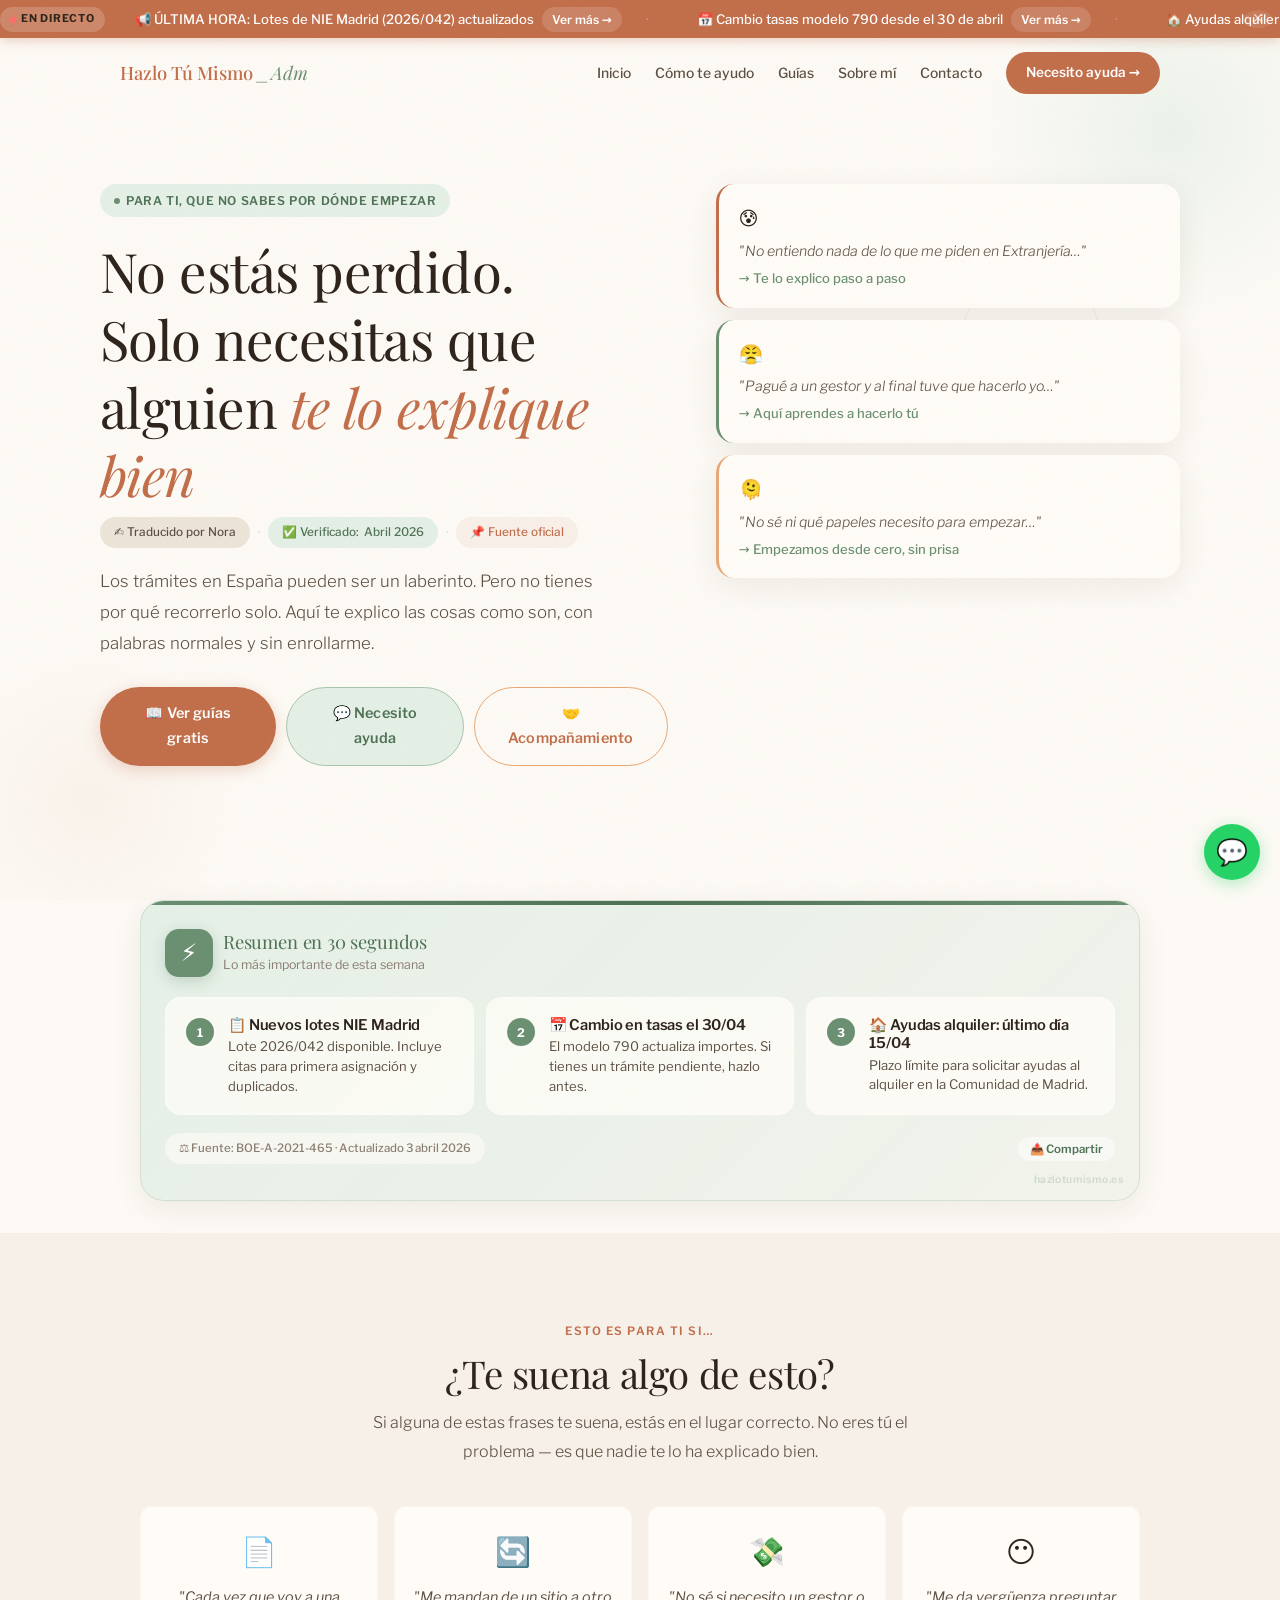
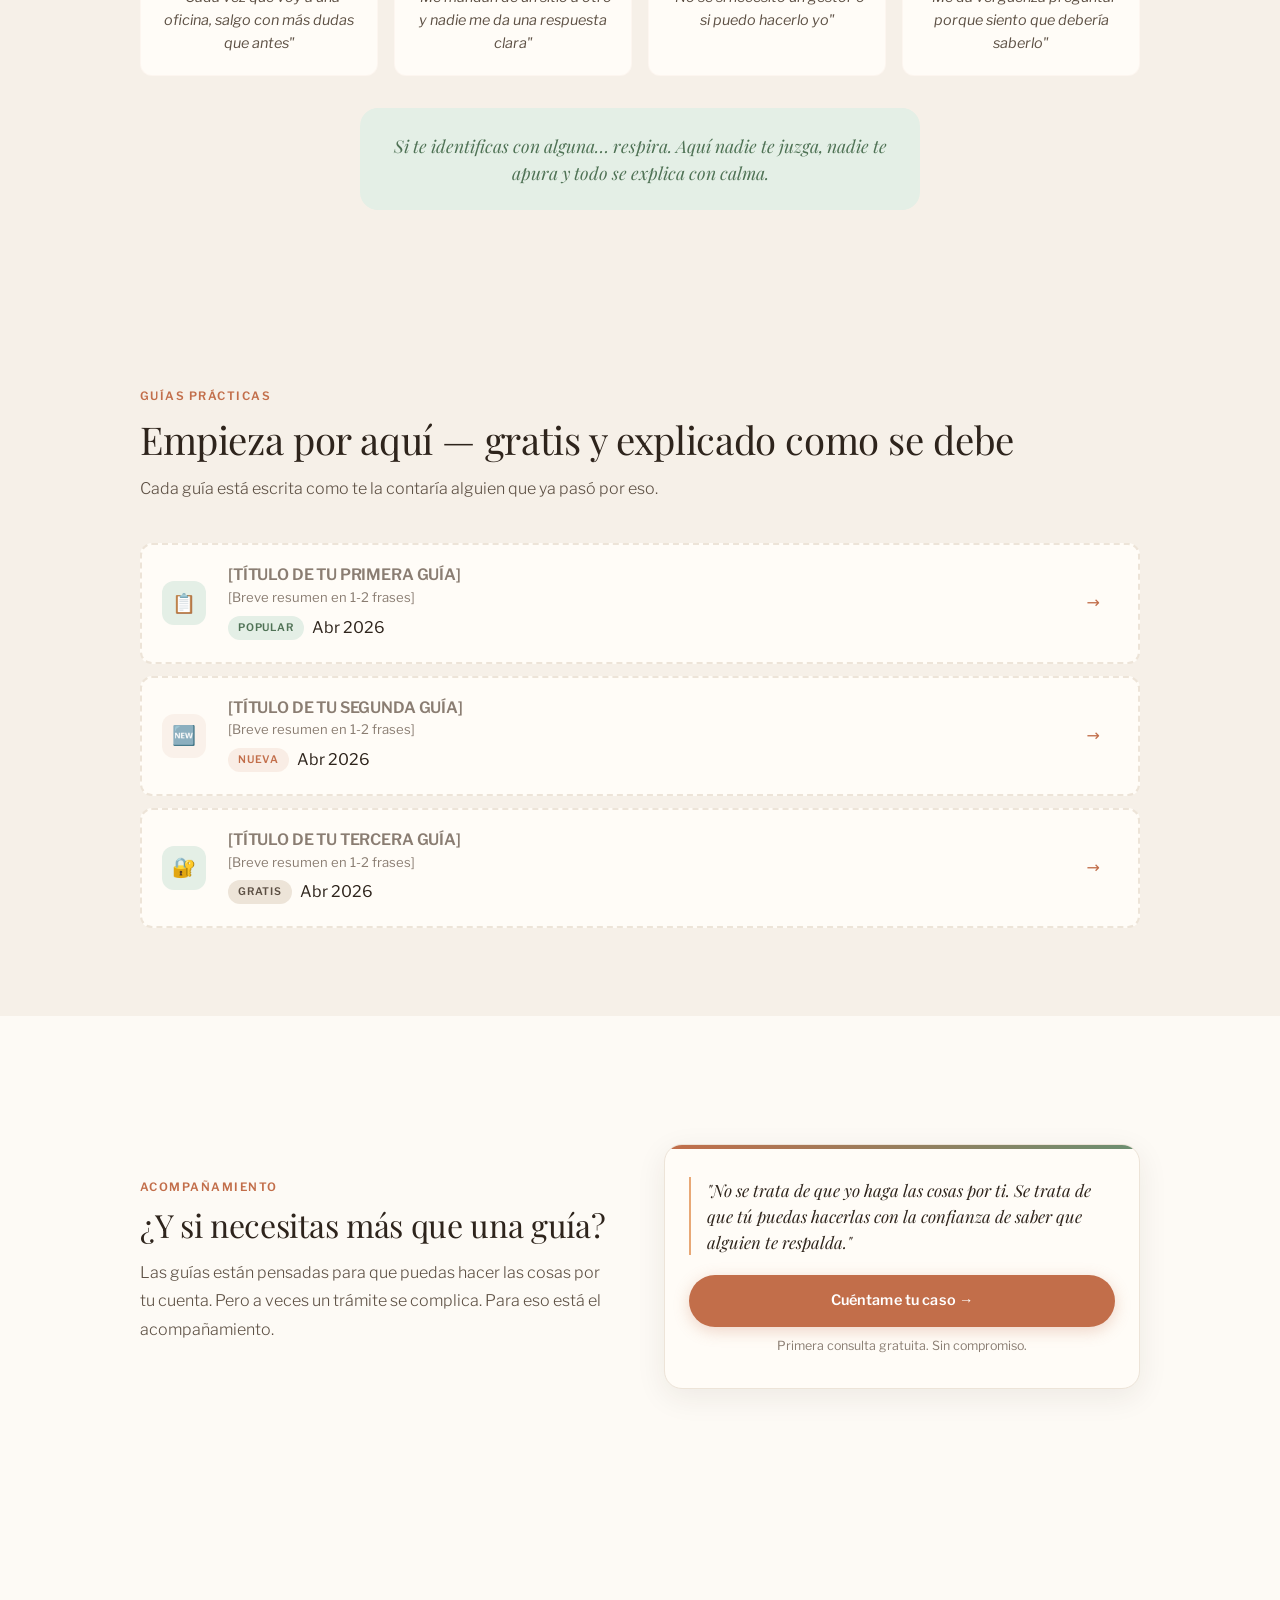
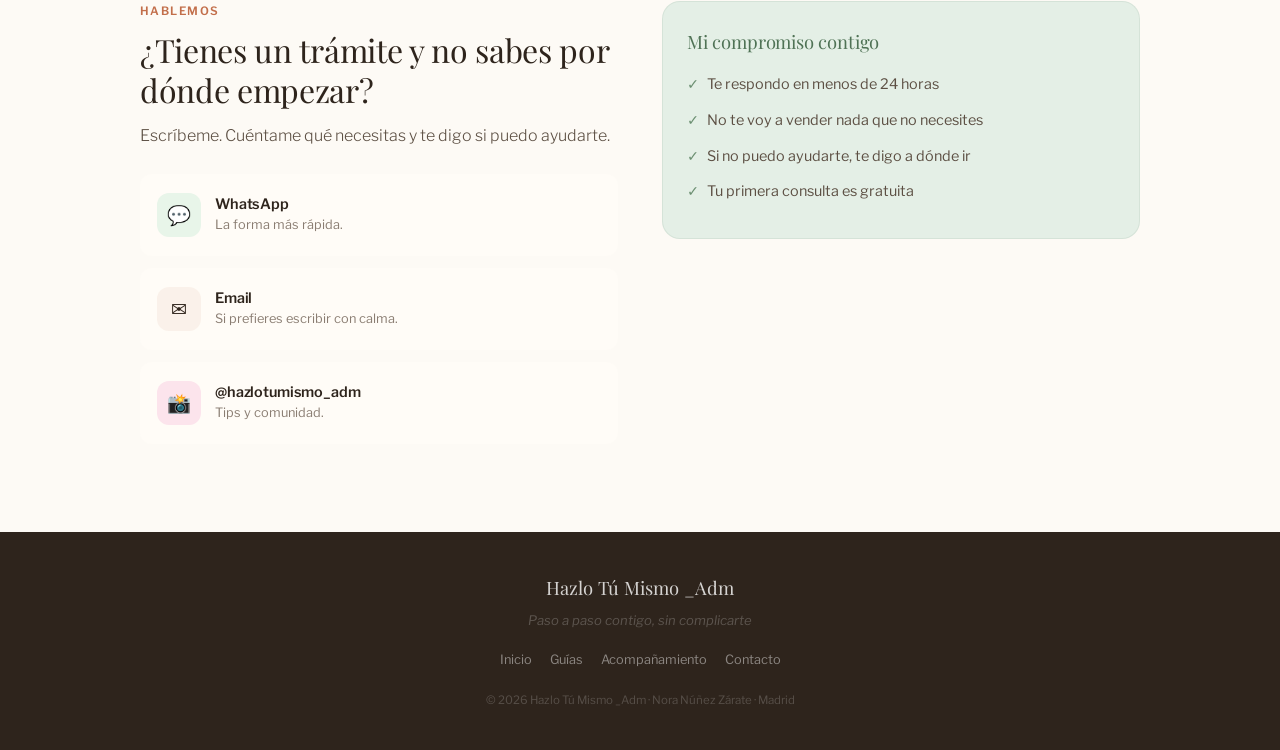
<file: v3-index.html>
<!DOCTYPE html>
<html lang="es" dir="ltr">
<head>
<meta charset="UTF-8">
<meta name="viewport" content="width=device-width, initial-scale=1.0">
<title>Hazlo Tú Mismo — Trámites en España explicados paso a paso</title>
<meta name="description" content="Guías gratuitas para entender los trámites en España sin complicarte. Empadronamiento, extranjería, NIE, TIE, regularización 2026 y más.">
<meta name="author" content="Nora Núñez Zárate">
<meta name="robots" content="index, follow, max-snippet:-1, max-image-preview:large">
<link rel="canonical" href="https://hazlotumismo.es/">
<meta property="og:type" content="website">
<meta property="og:site_name" content="Hazlo Tú Mismo _Adm">
<meta property="og:title" content="Trámites en España, explicados por fin">
<meta property="og:description" content="Guías gratuitas paso a paso, con palabras normales.">
<meta property="og:url" content="https://hazlotumismo.es/">
<meta property="og:image" content="https://hazlotumismo.es/img/og-cover.jpg">
<meta property="og:locale" content="es_ES">
<link rel="icon" type="image/svg+xml" href="data:image/svg+xml,<svg xmlns='http://www.w3.org/2000/svg' viewBox='0 0 100 100'><text y='.9em' font-size='90'>📋</text></svg>">
<link rel="preconnect" href="https://fonts.googleapis.com">
<link rel="preconnect" href="https://fonts.gstatic.com" crossorigin>
<link href="https://fonts.googleapis.com/css2?family=Playfair+Display:ital,wght@0,400;0,500;0,600;1,400;1,500&family=Libre+Franklin:ital,wght@0,300;0,400;0,500;0,600;1,300;1,400&display=swap" rel="stylesheet">
<link rel="stylesheet" href="v3-style.css">
</head>

<body>
<a href="#main-content" class="skip">Ir al contenido principal</a>

<!-- TICKER: Se renderiza automáticamente desde WEB_DATA -->
<div class="ticker" id="ticker" role="alert" aria-live="polite">
  <div class="ticker__track" id="ticker-track"></div>
  <button class="ticker__close" id="ticker-close" aria-label="Cerrar">✕</button>
</div>

<!-- NAV -->
<header class="nav" id="nav" role="banner">
  <div class="nav__inner">
    <a href="/" class="nav__logo">Hazlo Tú Mismo <i>_Adm</i></a>
    <button class="nav__toggle" aria-label="Menú" aria-expanded="false" aria-controls="main-menu" id="menu-toggle"><span></span><span></span><span></span></button>
    <nav id="main-menu" class="nav__menu" aria-label="Navegación principal">
      <a href="#inicio" class="nav__link">Inicio</a>
      <a href="#como-ayudo" class="nav__link">Cómo te ayudo</a>
      <a href="#guias" class="nav__link">Guías</a>
      <a href="#sobre-mi" class="nav__link">Sobre mí</a>
      <a href="#contacto" class="nav__link">Contacto</a>
      <a href="#acompanamiento" class="nav__cta">Necesito ayuda →</a>
    </nav>
  </div>
</header>

<!-- MAIN -->
<main id="main-content">

  <!-- HERO -->
  <section class="hero section" id="inicio">
    <div class="hero__shape hero__shape--1" aria-hidden="true"></div>
    <div class="hero__shape hero__shape--2" aria-hidden="true"></div>
    <div class="hero__shape hero__shape--3" aria-hidden="true"></div>
    <div class="hero__inner">
      <div class="hero__text">
        <span class="hero__pill"><span class="hero__pill-dot"></span> Para ti, que no sabes por dónde empezar</span>
        <h1>No estás perdido.<br>Solo necesitas que alguien <em>te lo explique bien</em></h1>
        <div class="byline">
          <span class="byline__tag byline__tag--author">✍️ Traducido por Nora</span>
          <span class="byline__sep">·</span>
          <span class="byline__tag byline__tag--verified">✅ Verificado: <time datetime="2026-04">Abril 2026</time></span>
          <span class="byline__sep">·</span>
          <span class="byline__tag byline__tag--source">📌 Fuente oficial</span>
        </div>
        <p class="hero__desc">Los trámites en España pueden ser un laberinto. Pero no tienes por qué recorrerlo solo. Aquí te explico las cosas como son, con palabras normales y sin enrollarme.</p>
        <div class="hero__actions">
          <a href="#guias" class="btn btn--clay">📖 Ver guías gratis</a>
          <a href="#contacto" class="btn btn--sage">💬 Necesito ayuda</a>
          <a href="#acompanamiento" class="btn btn--ghost">🤝 Acompañamiento</a>
        </div>
      </div>
      <div class="hero__cards">
        <div class="hero__card"><span class="hero__card-emoji">😰</span><p>"No entiendo nada de lo que me piden en Extranjería…"</p><span class="hero__card-answer">→ Te lo explico paso a paso</span></div>
        <div class="hero__card"><span class="hero__card-emoji">😤</span><p>"Pagué a un gestor y al final tuve que hacerlo yo…"</p><span class="hero__card-answer">→ Aquí aprendes a hacerlo tú</span></div>
        <div class="hero__card"><span class="hero__card-emoji">🫠</span><p>"No sé ni qué papeles necesito para empezar…"</p><span class="hero__card-answer">→ Empezamos desde cero, sin prisa</span></div>
      </div>
    </div>
  </section>

  <!-- RESUMEN TIKTOK -->
  <section class="section" style="padding-top:0;padding-bottom:32px">
    <div class="quick-summary sr" id="qs-container">
      <!-- Se renderiza desde WEB_DATA.resumen -->
    </div>

    <!-- CALENDARIO: Se renderiza automáticamente -->
    <aside class="calendar sr" id="cal-container">
      <div class="cal__header">
        <div class="cal__title"><h2 id="cal-title"></h2></div>
        <div class="cal__live"><span class="cal__live-dot"></span> Fechas clave</div>
      </div>
      <div id="cal-events" role="list"></div>
    </aside>
  </section>

  <!-- EMPATÍA -->
  <section class="empathy section" id="empatia">
    <div class="container">
      <div class="empathy__intro sr">
        <span class="tag">Esto es para ti si…</span>
        <h2 class="sec-title">¿Te suena algo de esto?</h2>
        <p class="sec-desc" style="margin:0 auto">Si alguna de estas frases te suena, estás en el lugar correcto. No eres tú el problema — es que nadie te lo ha explicado bien.</p>
      </div>
      <div class="empathy__grid" role="list">
        <div class="empathy__item sr" role="listitem"><span class="empathy__icon">📄</span><p>"Cada vez que voy a una oficina, salgo con más dudas que antes"</p></div>
        <div class="empathy__item sr" role="listitem"><span class="empathy__icon">🔄</span><p>"Me mandan de un sitio a otro y nadie me da una respuesta clara"</p></div>
        <div class="empathy__item sr" role="listitem"><span class="empathy__icon">💸</span><p>"No sé si necesito un gestor o si puedo hacerlo yo"</p></div>
        <div class="empathy__item sr" role="listitem"><span class="empathy__icon">😶</span><p>"Me da vergüenza preguntar porque siento que debería saberlo"</p></div>
      </div>
      <aside class="empathy__resolve sr"><p>Si te identificas con alguna… respira. Aquí nadie te juzga, nadie te apura y todo se explica con calma.</p></aside>
    </div>
  </section>

  <!-- GUÍAS — 3 placeholders -->
  <section class="guides section" id="guias">
    <div class="container">
      <span class="tag sr">Guías prácticas</span>
      <h2 class="sec-title sr">Empieza por aquí — gratis y explicado como se debe</h2>
      <p class="sec-desc sr">Cada guía está escrita como te la contaría alguien que ya pasó por eso.</p>
      <div class="guides__list" role="list">
        <!-- GUÍA 1: Reemplaza href, título, descripción -->
        <a href="[ENLACE_GUIA_1]" class="guide guide--placeholder sr" role="listitem">
          <div class="guide__icon">📋</div>
          <div class="guide__content">
            <h3>[TÍTULO DE TU PRIMERA GUÍA]</h3>
            <p>[Breve resumen en 1-2 frases]</p>
            <div class="guide__meta"><span class="guide__badge guide__badge--pop">Popular</span><time datetime="2026-04">Abr 2026</time></div>
          </div>
          <span class="guide__arrow">→</span>
        </a>
        <!-- GUÍA 2 -->
        <a href="[ENLACE_GUIA_2]" class="guide guide--placeholder sr" role="listitem">
          <div class="guide__icon">🆕</div>
          <div class="guide__content">
            <h3>[TÍTULO DE TU SEGUNDA GUÍA]</h3>
            <p>[Breve resumen en 1-2 frases]</p>
            <div class="guide__meta"><span class="guide__badge guide__badge--new">Nueva</span><time datetime="2026-04">Abr 2026</time></div>
          </div>
          <span class="guide__arrow">→</span>
        </a>
        <!-- GUÍA 3 -->
        <a href="[ENLACE_GUIA_3]" class="guide guide--placeholder sr" role="listitem">
          <div class="guide__icon">🔐</div>
          <div class="guide__content">
            <h3>[TÍTULO DE TU TERCERA GUÍA]</h3>
            <p>[Breve resumen en 1-2 frases]</p>
            <div class="guide__meta"><span class="guide__badge guide__badge--free">Gratis</span><time datetime="2026-04">Abr 2026</time></div>
          </div>
          <span class="guide__arrow">→</span>
        </a>
      </div>
    </div>
  </section>

  <!-- ACOMPAÑAMIENTO -->
  <section class="accompany section" id="acompanamiento">
    <div class="container">
      <div class="accompany__layout">
        <div class="accompany__text sr">
          <span class="tag">Acompañamiento</span>
          <h2>¿Y si necesitas más que una guía?</h2>
          <p>Las guías están pensadas para que puedas hacer las cosas por tu cuenta. Pero a veces un trámite se complica. Para eso está el acompañamiento.</p>
        </div>
        <div class="accompany__card sr">
          <blockquote class="accompany__quote">"No se trata de que yo haga las cosas por ti. Se trata de que tú puedas hacerlas con la confianza de saber que alguien te respalda."</blockquote>
          <div class="accompany__cta">
            <a href="#contacto" class="btn btn--clay" style="width:100%">Cuéntame tu caso →</a>
            <p class="accompany__micro">Primera consulta gratuita. Sin compromiso.</p>
          </div>
        </div>
      </div>
    </div>
  </section>

  <!-- CONTACTO -->
  <section class="contact section" id="contacto">
    <div class="container">
      <div class="contact__grid">
        <div class="contact__left sr">
          <span class="tag">Hablemos</span>
          <h2>¿Tienes un trámite y no sabes por dónde empezar?</h2>
          <p>Escríbeme. Cuéntame qué necesitas y te digo si puedo ayudarte.</p>
          <div class="contact__channels">
            <a href="https://wa.me/34697154442" class="ch" target="_blank" rel="noopener"><div class="ch__icon ch__icon--wa">💬</div><div class="ch__info"><h4>WhatsApp</h4><p>La forma más rápida.</p></div></a>
            <a href="mailto:tu-email@ejemplo.com" class="ch"><div class="ch__icon ch__icon--em">✉️</div><div class="ch__info"><h4>Email</h4><p>Si prefieres escribir con calma.</p></div></a>
            <a href="https://instagram.com/hazlotumismo_adm" class="ch" target="_blank" rel="noopener"><div class="ch__icon ch__icon--ig">📸</div><div class="ch__info"><h4>@hazlotumismo_adm</h4><p>Tips y comunidad.</p></div></a>
          </div>
        </div>
        <aside class="contact__right sr">
          <h3>Mi compromiso contigo</h3>
          <ul class="promise__list">
            <li><span class="ck">✓</span> Te respondo en menos de 24 horas</li>
            <li><span class="ck">✓</span> No te voy a vender nada que no necesites</li>
            <li><span class="ck">✓</span> Si no puedo ayudarte, te digo a dónde ir</li>
            <li><span class="ck">✓</span> Tu primera consulta es gratuita</li>
          </ul>
        </aside>
      </div>
    </div>
  </section>
</main>

<!-- FOOTER -->
<footer class="footer">
  <div class="footer__logo">Hazlo Tú Mismo _Adm</div>
  <div class="footer__slogan">Paso a paso contigo, sin complicarte</div>
  <nav class="footer__links"><a href="#inicio">Inicio</a><a href="#guias">Guías</a><a href="#acompanamiento">Acompañamiento</a><a href="#contacto">Contacto</a></nav>
  <p class="footer__copy">© 2026 Hazlo Tú Mismo _Adm · Nora Núñez Zárate · Madrid</p>
</footer>
<a href="https://wa.me/34697154442" class="wa-float" target="_blank" rel="noopener" aria-label="WhatsApp">💬<span class="wa-float__sr">WhatsApp</span></a>

<!-- ╔══════════════════════════════════════════════════════════════════╗
     ║  WEB_DATA — TU CEREBRO CENTRAL                                  ║
     ║  ────────────────────────────────────────────────────────────    ║
     ║  Aquí editas TODO el contenido dinámico de la web.               ║
     ║  Ticker, calendario y resumen se renderizan automáticamente.     ║
     ║  NO necesitas tocar el HTML de arriba para actualizar datos.     ║
     ╚══════════════════════════════════════════════════════════════════╝ -->
<script>
const WEB_DATA = {

  // ── TICKER: Noticias de la marquesina ──
  // Añade, quita o edita noticias aquí. Se renderizan solas.
  // Si el array está vacío, el ticker se oculta automáticamente.
  ticker: [
    { texto: "📢 ÚLTIMA HORA: Lotes de NIE Madrid (2026/042) actualizados", enlace: "#guias" },
    { texto: "📅 Cambio tasas modelo 790 desde el 30 de abril", enlace: "#guias" },
    { texto: "🏠 Ayudas alquiler Madrid: plazo hasta el 15/04", enlace: "#guias" },
  ],

  // ── CALENDARIO: Eventos con plazos ──
  // Los eventos pasados se ocultan solos.
  // Si todos han pasado, el calendario desaparece.
  // Formato fecha: "2026-04-15" (año-mes-día)
  calendario: {
    titulo: "📆 Agenda Abril 2026",
    eventos: [
      { fecha: "2026-04-15", titulo: "Límite Ayudas Alquiler", desc: "Último día para solicitar la ayuda al alquiler de la Comunidad de Madrid 2026.", urgencia: "high" },
      { fecha: "2026-04-22", titulo: "Nuevos Lotes NIE", desc: "Publicación de nuevos lotes de citas NIE para Madrid y Barcelona.", urgencia: "mid" },
      { fecha: "2026-04-30", titulo: "Cambio Tasas 790", desc: "Nuevos importes para el modelo 790. Si tienes trámite pendiente, paga antes.", urgencia: "info" },
    ]
  },

  // ── RESUMEN TIKTOK: 3 puntos clave ──
  resumen: {
    titulo: "Resumen en 30 segundos",
    subtitulo: "Lo más importante de esta semana",
    fuente: "BOE-A-2021-465",
    fechaActualizacion: "3 abril 2026",
    puntos: [
      { titulo: "📋 Nuevos lotes NIE Madrid", desc: "Lote 2026/042 disponible. Incluye citas para primera asignación y duplicados." },
      { titulo: "📅 Cambio en tasas el 30/04", desc: "El modelo 790 actualiza importes. Si tienes un trámite pendiente, hazlo antes." },
      { titulo: "🏠 Ayudas alquiler: último día 15/04", desc: "Plazo límite para solicitar ayudas al alquiler en la Comunidad de Madrid." },
    ]
  }
};
</script>

<!-- MOTOR DE RENDERIZADO (no tocar) -->
<script defer>
(function(){
  'use strict';
  const D = WEB_DATA;
  const today = new Date(); today.setHours(0,0,0,0);
  const $ = s => document.querySelector(s);
  const $$ = s => document.querySelectorAll(s);

  // ── TICKER ──
  const tickerEl = $('#ticker');
  const trackEl = $('#ticker-track');
  if (D.ticker.length === 0) {
    tickerEl.classList.add('hidden');
    document.body.classList.add('ticker-closed');
  } else {
    let html = '<span class="ticker__live"><span class="ticker__dot"></span> En directo</span>';
    D.ticker.forEach(n => {
      html += `<span class="ticker__item">${n.texto} <a href="${n.enlace}" class="ticker__link">Ver más →</a></span>`;
    });
    // Duplicar para loop infinito
    trackEl.innerHTML = html + html;
    // Velocidad proporcional al contenido
    const speed = Math.max(18, D.ticker.length * 9);
    trackEl.style.setProperty('--marquee-speed', speed + 's');
  }
  $('#ticker-close')?.addEventListener('click', () => {
    tickerEl.classList.add('hidden');
    document.body.classList.add('ticker-closed');
  });

  // ── CALENDARIO INTELIGENTE ──
  const calContainer = $('#cal-container');
  const calEventsEl = $('#cal-events');
  const calTitle = $('#cal-title');
  const futureEvents = D.calendario.eventos.filter(e => {
    const d = new Date(e.fecha + 'T00:00:00');
    return d >= today;
  });

  if (futureEvents.length === 0) {
    calContainer.style.display = 'none';
  } else {
    calTitle.textContent = D.calendario.titulo;
    futureEvents.forEach(e => {
      const d = new Date(e.fecha + 'T00:00:00');
      const diff = Math.ceil((d - today) / 864e5);
      const isToday = diff === 0;
      const day = d.getDate();
      const months = ['ENE','FEB','MAR','ABR','MAY','JUN','JUL','AGO','SEP','OCT','NOV','DIC'];
      const month = months[d.getMonth()];
      const urgLabels = { high: 'Urgente', mid: 'Próximamente', info: 'Informativo' };

      const div = document.createElement('div');
      div.className = 'cal__event' + (isToday ? ' cal__event--today' : '');
      div.setAttribute('role', 'listitem');
      div.innerHTML = `
        <div class="cal__date"><span class="cal__date-day">${day}</span><span class="cal__date-month">${month}</span></div>
        <div class="cal__info"><h3>${e.titulo}</h3><p>${e.desc}</p><span class="cal__urgency cal__urgency--${e.urgencia}">${urgLabels[e.urgencia]||''}</span></div>
        <div class="cal__countdown"><strong>${isToday ? 'HOY' : diff}</strong>${isToday ? '' : ' días'}</div>
      `;
      calEventsEl.appendChild(div);
    });
  }

  // ── RESUMEN TIKTOK ──
  const qsEl = $('#qs-container');
  const R = D.resumen;
  let qsHtml = `
    <div class="qs__header"><div class="qs__icon">⚡</div><div class="qs__header-text"><h2>${R.titulo}</h2><p>${R.subtitulo}</p></div></div>
    <div class="qs__points" role="list">`;
  R.puntos.forEach((p, i) => {
    qsHtml += `<div class="qs__point" role="listitem"><span class="qs__point-num">${i+1}</span><div class="qs__point-text"><h3>${p.titulo}</h3><p>${p.desc}</p></div></div>`;
  });
  qsHtml += `</div><div class="qs__footer"><span class="qs__source">⚖️ Fuente: ${R.fuente} · Actualizado ${R.fechaActualizacion}</span>`;
  qsHtml += `<button class="qs__share" onclick="navigator.share?.({title:document.title,url:location.href}).catch(()=>{})">📤 Compartir</button></div>`;
  qsEl.innerHTML = qsHtml;

  // ── NAV ──
  window.addEventListener('scroll', () => { $('#nav').classList.toggle('solid', scrollY > 40); }, { passive: true });

  // ── MENÚ MÓVIL ──
  const toggle = $('#menu-toggle'), menu = $('#main-menu');
  if (toggle) {
    toggle.addEventListener('click', () => { const o = menu.classList.toggle('open'); toggle.setAttribute('aria-expanded', o); });
    menu.querySelectorAll('a').forEach(a => a.addEventListener('click', () => { menu.classList.remove('open'); toggle.setAttribute('aria-expanded','false'); }));
    document.addEventListener('keydown', e => { if(e.key==='Escape'&&menu.classList.contains('open')){ menu.classList.remove('open'); toggle.focus(); }});
  }

  // ── SCROLL REVEAL ──
  if ('IntersectionObserver' in window) {
    const obs = new IntersectionObserver(entries => {
      entries.forEach((e,i) => { if(e.isIntersecting){ setTimeout(()=>e.target.classList.add('on'), i*60); obs.unobserve(e.target); }});
    }, { threshold: .1, rootMargin: '0px 0px -30px 0px' });
    $$('.sr').forEach(el => obs.observe(el));
  } else $$('.sr').forEach(el => el.classList.add('on'));

  // ── REDUCE MOTION ──
  if (matchMedia('(prefers-reduced-motion:reduce)').matches) $$('.sr').forEach(el => { el.style.transition='none'; el.classList.add('on'); });
})();
</script>
</body>
</html>
</file>
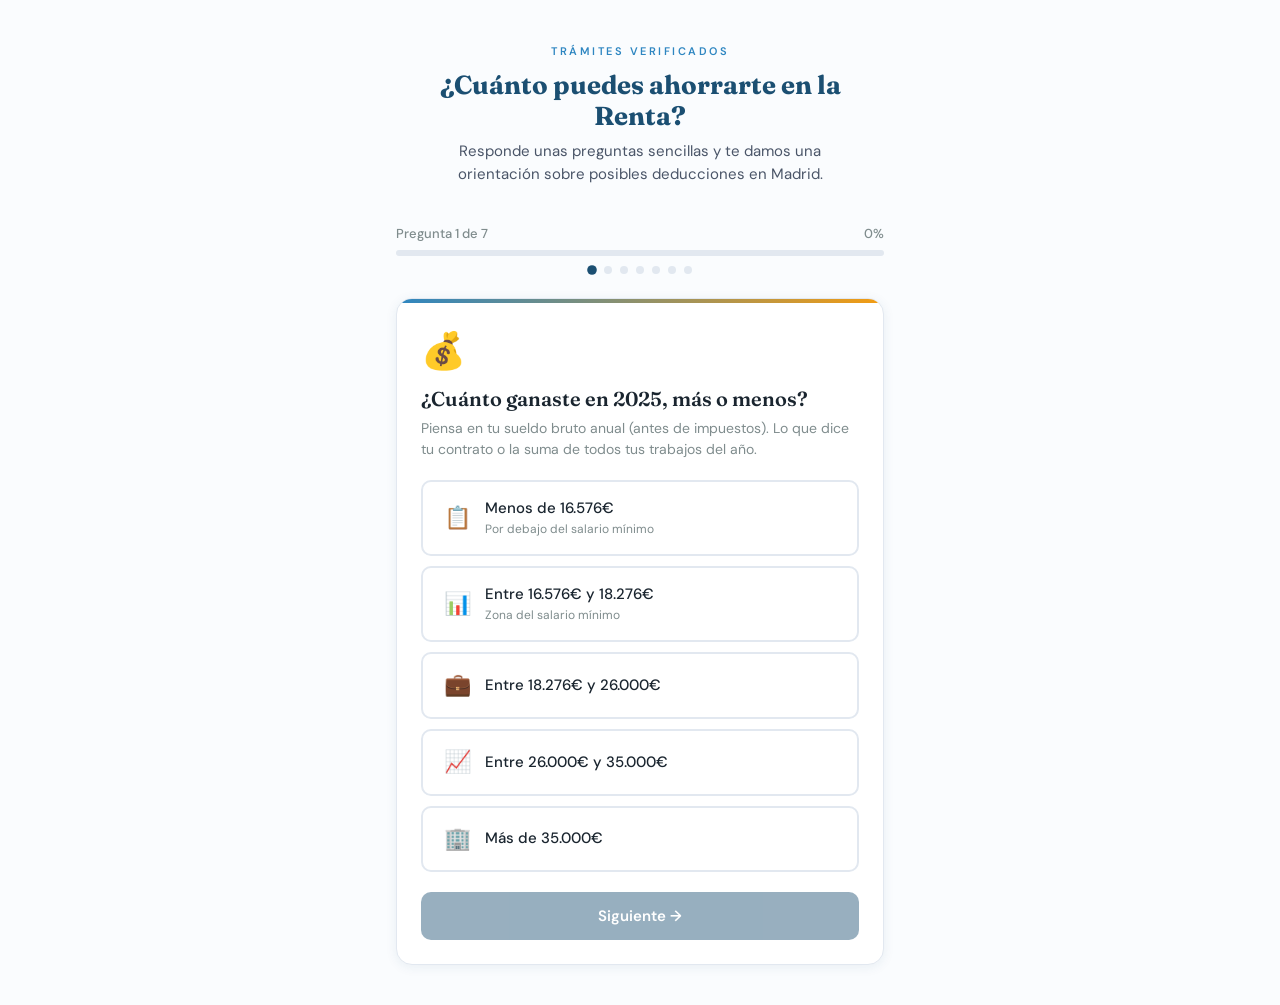
<file: guias/calculadora_renta_v2.html>
<!DOCTYPE html>
<html lang="es">
<head>
<meta charset="UTF-8">
<meta name="viewport" content="width=device-width, initial-scale=1.0">
<title>¿Cuánto puedes ahorrarte en la Renta? | Trámites Verificados</title>
<link href="https://fonts.googleapis.com/css2?family=DM+Sans:ital,opsz,wght@0,9..40,300;0,9..40,400;0,9..40,500;0,9..40,600;0,9..40,700;1,9..40,400&family=Fraunces:ital,opsz,wght@0,9..144,400;0,9..144,600;0,9..144,700;1,9..144,400&display=swap" rel="stylesheet">
<style>
  :root {
    --brand: #1B4F72;
    --brand-light: #2E86C1;
    --brand-soft: #EBF5FB;
    --accent: #F39C12;
    --accent-warm: #F8C471;
    --green: #27AE60;
    --green-soft: #EAFAF1;
    --red: #E74C3C;
    --red-soft: #FDEDEC;
    --orange-soft: #FEF9E7;
    --surface: #FAFCFE;
    --card: #FFFFFF;
    --text: #1A252F;
    --text-mid: #4A5568;
    --text-light: #7F8C8D;
    --border: #E2E8F0;
    --radius: 16px;
    --radius-sm: 10px;
    --shadow: 0 2px 12px rgba(27,79,114,0.08);
    --shadow-lg: 0 8px 32px rgba(27,79,114,0.12);
    --font-display: 'Fraunces', Georgia, serif;
    --font-body: 'DM Sans', system-ui, sans-serif;
    --transition: 0.35s cubic-bezier(0.4, 0, 0.2, 1);
  }

  * { margin: 0; padding: 0; box-sizing: border-box; }

  body {
    font-family: var(--font-body);
    background: var(--surface);
    color: var(--text);
    min-height: 100vh;
    min-height: 100dvh;
    -webkit-font-smoothing: antialiased;
  }

  .calc-wrapper {
    max-width: 520px;
    margin: 0 auto;
    padding: 20px 16px 40px;
  }

  /* ─── Header ─── */
  .calc-header { text-align: center; padding: 24px 0 20px; }
  .calc-header__brand {
    font-family: var(--font-body); font-size: 11px; font-weight: 600;
    letter-spacing: 2.5px; text-transform: uppercase; color: var(--brand-light); margin-bottom: 12px;
  }
  .calc-header__title {
    font-family: var(--font-display); font-size: 26px; font-weight: 700;
    line-height: 1.2; color: var(--brand); margin-bottom: 8px;
  }
  .calc-header__sub {
    font-size: 15px; color: var(--text-mid); line-height: 1.5;
    max-width: 400px; margin: 0 auto;
  }

  /* ─── Progress ─── */
  .progress { margin: 20px 0 24px; }
  .progress__label {
    display: flex; justify-content: space-between; align-items: center;
    margin-bottom: 8px; font-size: 13px; color: var(--text-light); font-weight: 500;
  }
  .progress__bar { height: 6px; background: var(--border); border-radius: 20px; overflow: hidden; }
  .progress__fill {
    height: 100%; background: linear-gradient(90deg, var(--brand-light), var(--brand));
    border-radius: 20px; transition: width 0.5s cubic-bezier(0.34, 1.56, 0.64, 1);
  }
  .progress__dots { display: flex; justify-content: center; gap: 8px; margin-top: 10px; }
  .progress__dot {
    width: 8px; height: 8px; border-radius: 50%; background: var(--border); transition: all var(--transition);
  }
  .progress__dot.active { background: var(--brand); transform: scale(1.2); }
  .progress__dot.done { background: var(--green); }

  /* ─── Card ─── */
  .step-card {
    background: var(--card); border-radius: var(--radius);
    padding: 28px 24px 24px; box-shadow: var(--shadow);
    border: 1px solid var(--border); position: relative; overflow: hidden;
    animation: slideIn 0.4s cubic-bezier(0.16, 1, 0.3, 1) both;
  }
  .step-card::before {
    content: ''; position: absolute; top: 0; left: 0; right: 0;
    height: 4px; background: linear-gradient(90deg, var(--brand-light), var(--accent));
  }
  @keyframes slideIn {
    from { opacity: 0; transform: translateY(24px) scale(0.97); }
    to { opacity: 1; transform: translateY(0) scale(1); }
  }
  .step-card.exit { animation: slideOut 0.25s ease-in both; }
  @keyframes slideOut { to { opacity: 0; transform: translateY(-16px) scale(0.97); } }

  .step-card__emoji { font-size: 36px; margin-bottom: 12px; display: block; }
  .step-card__question {
    font-family: var(--font-display); font-size: 20px; font-weight: 600;
    line-height: 1.3; color: var(--text); margin-bottom: 6px;
  }
  .step-card__hint {
    font-size: 14px; color: var(--text-light); line-height: 1.5; margin-bottom: 20px;
  }

  /* ─── Options ─── */
  .options { display: flex; flex-direction: column; gap: 10px; }
  .option-btn {
    display: flex; align-items: center; gap: 12px; width: 100%;
    padding: 16px 18px; border: 2px solid var(--border); border-radius: var(--radius-sm);
    background: var(--card); font-family: var(--font-body); font-size: 15px;
    font-weight: 500; color: var(--text); cursor: pointer; transition: all var(--transition);
    text-align: left; line-height: 1.4; -webkit-tap-highlight-color: transparent;
  }
  .option-btn:hover {
    border-color: var(--brand-light); background: var(--brand-soft);
    transform: translateY(-1px); box-shadow: 0 4px 12px rgba(46,134,193,0.12);
  }
  .option-btn:active { transform: scale(0.98); }
  .option-btn.selected {
    border-color: var(--brand); background: var(--brand-soft);
    box-shadow: 0 0 0 3px rgba(27,79,114,0.12);
  }
  .option-btn__icon { font-size: 22px; flex-shrink: 0; width: 32px; text-align: center; }
  .option-btn__text { flex: 1; }
  .option-btn__label { display: block; }
  .option-btn__detail { font-size: 12px; color: var(--text-light); font-weight: 400; margin-top: 2px; display: block; }

  /* ─── Sub-question ─── */
  .sub-section {
    margin-top: 16px; padding-top: 16px; border-top: 1px dashed var(--border);
    animation: fadeUp 0.3s ease both;
  }
  @keyframes fadeUp { from { opacity: 0; transform: translateY(8px); } to { opacity: 1; transform: translateY(0); } }
  .sub-section__label {
    font-size: 14px; font-weight: 600; color: var(--text-mid); margin-bottom: 10px;
    display: flex; align-items: center; gap: 6px;
  }
  .sub-grid { display: flex; flex-wrap: wrap; gap: 8px; }
  .sub-grid .option-btn {
    flex: 1; min-width: calc(50% - 4px); padding: 12px 14px;
    font-size: 14px; justify-content: center; text-align: center;
  }
  .sub-grid .option-btn__icon { display: none; }

  /* Multi-select chips (for kid ages) */
  .chip-grid { display: flex; flex-wrap: wrap; gap: 8px; }
  .chip-btn {
    padding: 10px 16px; border: 2px solid var(--border); border-radius: 50px;
    background: var(--card); font-family: var(--font-body); font-size: 14px;
    font-weight: 500; color: var(--text); cursor: pointer; transition: all var(--transition);
    -webkit-tap-highlight-color: transparent; white-space: nowrap;
  }
  .chip-btn:hover { border-color: var(--brand-light); background: var(--brand-soft); }
  .chip-btn.selected { border-color: var(--brand); background: var(--brand-soft); color: var(--brand); }

  /* ─── Inline alert ─── */
  .inline-alert {
    margin-top: 14px; padding: 12px 14px; border-radius: var(--radius-sm);
    font-size: 13px; line-height: 1.5; animation: fadeUp 0.3s ease both;
  }
  .inline-alert--warn { background: var(--orange-soft); border-left: 3px solid var(--accent); color: var(--text); }
  .inline-alert--danger { background: var(--red-soft); border-left: 3px solid var(--red); color: var(--text); }
  .inline-alert--info { background: var(--brand-soft); border-left: 3px solid var(--brand-light); color: var(--text); }
  .inline-alert strong { font-weight: 600; }

  /* ─── Nav ─── */
  .nav-row { display: flex; gap: 10px; margin-top: 20px; }
  .nav-btn {
    flex: 1; padding: 14px 20px; border: none; border-radius: var(--radius-sm);
    font-family: var(--font-body); font-size: 15px; font-weight: 600;
    cursor: pointer; transition: all var(--transition); -webkit-tap-highlight-color: transparent;
  }
  .nav-btn--back {
    background: var(--surface); color: var(--text-mid); border: 1.5px solid var(--border);
    flex: 0 0 auto; padding: 14px 18px;
  }
  .nav-btn--back:hover { background: var(--border); }
  .nav-btn--next {
    background: var(--brand); color: white; box-shadow: 0 4px 14px rgba(27,79,114,0.25);
  }
  .nav-btn--next:hover { background: var(--brand-light); transform: translateY(-1px); box-shadow: 0 6px 20px rgba(27,79,114,0.3); }
  .nav-btn--next:active { transform: scale(0.98); }
  .nav-btn:disabled { opacity: 0.45; cursor: not-allowed; transform: none !important; box-shadow: none !important; }

  /* ─── Results ─── */
  .result { animation: resultIn 0.6s cubic-bezier(0.16, 1, 0.3, 1) both; }
  @keyframes resultIn { from { opacity: 0; transform: translateY(32px); } to { opacity: 1; transform: translateY(0); } }

  .result__hero {
    text-align: center; padding: 32px 20px 28px;
    background: linear-gradient(135deg, var(--brand) 0%, var(--brand-light) 100%);
    border-radius: var(--radius); color: white; margin-bottom: 20px;
    position: relative; overflow: hidden;
  }
  .result__hero::after {
    content: ''; position: absolute; top: -40%; right: -20%;
    width: 200px; height: 200px; background: rgba(255,255,255,0.06); border-radius: 50%;
  }
  .result__hero-label { font-size: 13px; font-weight: 500; opacity: 0.85; letter-spacing: 1px; text-transform: uppercase; margin-bottom: 10px; }
  .result__hero-amount { font-family: var(--font-display); font-size: 38px; font-weight: 700; line-height: 1.1; margin-bottom: 8px; }
  .result__hero-note { font-size: 14px; opacity: 0.8; line-height: 1.4; }

  .result__card {
    background: var(--card); border-radius: var(--radius); padding: 22px 20px;
    box-shadow: var(--shadow); border: 1px solid var(--border); margin-bottom: 14px;
  }
  .result__card-title {
    font-family: var(--font-display); font-size: 16px; font-weight: 600;
    color: var(--brand); margin-bottom: 10px; display: flex; align-items: center; gap: 8px;
  }

  .deduction-row {
    display: flex; justify-content: space-between; align-items: flex-start;
    padding: 10px 0; border-bottom: 1px solid var(--border); gap: 12px;
  }
  .deduction-row:last-child { border-bottom: none; }
  .deduction-row__label { font-size: 14px; color: var(--text); line-height: 1.4; flex: 1; }
  .deduction-row__label small { font-size: 12px; color: var(--text-light); display: block; margin-top: 2px; }
  .deduction-row__amount { font-weight: 600; font-size: 14px; color: var(--green); white-space: nowrap; flex-shrink: 0; }
  .deduction-row__amount.zero { color: var(--text-light); font-weight: 400; }

  .result__alert-card {
    background: var(--red-soft); border-radius: var(--radius); padding: 18px 20px;
    border: 1px solid #F5B7B1; margin-bottom: 14px;
  }
  .result__alert-card h3 {
    font-family: var(--font-display); font-size: 15px; font-weight: 600;
    color: var(--red); margin-bottom: 8px; display: flex; align-items: center; gap: 6px;
  }
  .result__alert-card p { font-size: 14px; line-height: 1.6; color: var(--text); }

  .result__message { font-size: 15px; line-height: 1.6; color: var(--text-mid); }
  .result__message strong { color: var(--text); }

  .result__tip {
    background: var(--green-soft); border-left: 3px solid var(--green);
    padding: 14px 16px; border-radius: 0 var(--radius-sm) var(--radius-sm) 0;
    font-size: 14px; line-height: 1.5; color: var(--text); margin-top: 16px;
  }
  .result__tip strong { color: var(--green); }

  .result__actions { display: flex; flex-direction: column; gap: 10px; margin-top: 20px; }
  .result__action {
    display: flex; align-items: center; justify-content: center; gap: 8px;
    padding: 16px 20px; border-radius: var(--radius-sm); font-family: var(--font-body);
    font-size: 15px; font-weight: 600; text-decoration: none; cursor: pointer;
    transition: all var(--transition); border: none; -webkit-tap-highlight-color: transparent;
  }
  .result__action--primary { background: var(--brand); color: white; box-shadow: 0 4px 14px rgba(27,79,114,0.25); }
  .result__action--primary:hover { background: var(--brand-light); transform: translateY(-1px); }
  .result__action--secondary { background: var(--brand-soft); color: var(--brand); border: 1.5px solid var(--brand-light); }
  .result__action--secondary:hover { background: var(--card); border-color: var(--brand); }
  .result__action--restart { background: transparent; color: var(--text-light); font-weight: 500; font-size: 14px; padding: 10px; }
  .result__action--restart:hover { color: var(--text-mid); }

  .disclaimer {
    text-align: center; margin-top: 28px; padding: 16px; background: var(--brand-soft);
    border-radius: var(--radius-sm); font-size: 12px; line-height: 1.5; color: var(--text-light);
  }
  .disclaimer strong { color: var(--text-mid); }

  .calc-footer {
    text-align: center; margin-top: 24px; font-size: 12px; color: var(--text-light); line-height: 1.5;
  }
  .calc-footer a { color: var(--brand-light); text-decoration: none; font-weight: 500; }

  .hidden { display: none !important; }

  .celebration { position: absolute; top: 0; left: 0; right: 0; bottom: 0; pointer-events: none; overflow: hidden; }
  .celebration span {
    position: absolute; width: 6px; height: 6px; border-radius: 50%;
    animation: confettiFall 1.5s ease-out forwards; opacity: 0;
  }
  @keyframes confettiFall {
    0% { opacity: 1; transform: translateY(-20px) scale(0); }
    50% { opacity: 1; transform: translateY(40px) scale(1); }
    100% { opacity: 0; transform: translateY(80px) scale(0.5); }
  }
</style>
</head>
<body>

<div class="calc-wrapper" id="app">
  <header class="calc-header">
    <div class="calc-header__brand">Trámites Verificados</div>
    <h1 class="calc-header__title">¿Cuánto puedes ahorrarte en la Renta?</h1>
    <p class="calc-header__sub">Responde unas preguntas sencillas y te damos una orientación sobre posibles deducciones en Madrid.</p>
  </header>

  <div class="progress" id="progress-section">
    <div class="progress__label">
      <span id="progress-text">Pregunta 1 de 7</span>
      <span id="progress-pct">0%</span>
    </div>
    <div class="progress__bar"><div class="progress__fill" id="progress-fill"></div></div>
    <div class="progress__dots" id="progress-dots"></div>
  </div>

  <div id="steps-container"></div>
  <div id="results-container" class="hidden"></div>
</div>

<script>
(function() {
  'use strict';

  // ═══════════════════════════════════════
  // QUESTIONS CONFIG
  // ═══════════════════════════════════════
  const questions = [
    {
      id: 'income',
      emoji: '💰',
      question: '¿Cuánto ganaste en 2025, más o menos?',
      hint: 'Piensa en tu sueldo bruto anual (antes de impuestos). Lo que dice tu contrato o la suma de todos tus trabajos del año.',
      type: 'single',
      options: [
        { value: 'below_smi', icon: '📋', label: 'Menos de 16.576€', detail: 'Por debajo del salario mínimo' },
        { value: 'smi_zone', icon: '📊', label: 'Entre 16.576€ y 18.276€', detail: 'Zona del salario mínimo' },
        { value: 'low_mid', icon: '💼', label: 'Entre 18.276€ y 26.000€', detail: '' },
        { value: 'mid', icon: '📈', label: 'Entre 26.000€ y 35.000€', detail: '' },
        { value: 'high', icon: '🏢', label: 'Más de 35.000€', detail: '' },
      ]
    },
    {
      id: 'employers',
      emoji: '🏭',
      question: '¿Cuántas empresas te pagaron en 2025?',
      hint: 'Cuenta cada empresa distinta, ETT o periodo de desempleo (el SEPE también cuenta como pagador).',
      type: 'single',
      options: [
        { value: 'one', icon: '1️⃣', label: 'Solo una empresa', detail: 'Todo el año en el mismo sitio' },
        { value: 'two_plus', icon: '🔄', label: 'Dos o más (incluido paro)', detail: 'Cambié de trabajo, tuve ETT o cobré desempleo' },
      ],
      alerts: {
        'two_plus': {
          type: 'info',
          text: '<strong>ℹ️ Dato útil:</strong> Con dos o más pagadores, el umbral para estar obligado a declarar baja a 15.876€. Pero si no llegas a esa cantidad, no tienes obligación. Y si te retuvieron IRPF durante el año, puede que te convenga declarar voluntariamente para que te lo devuelvan. Sigue respondiendo y te orientamos.'
        }
      }
    },
    {
      id: 'contract',
      emoji: '📄',
      question: '¿Cómo fue tu situación laboral en 2025?',
      hint: 'Esto nos ayuda a saber si tus retenciones fueron correctas o si puede haber sorpresas.',
      type: 'single',
      options: [
        { value: 'stable', icon: '✅', label: 'Contrato fijo todo el año', detail: 'Mismo trabajo, misma empresa' },
        { value: 'temp', icon: '📋', label: 'Contratos temporales o por ETT', detail: '' },
        { value: 'mixed', icon: '🔀', label: 'Mezcla: algo de paro, algo de trabajo', detail: '' },
        { value: 'new', icon: '🆕', label: 'Empecé a trabajar a mitad de año', detail: 'Llegué a España durante 2025 o empecé tarde' },
      ],
      alerts: {
        'temp': {
          type: 'info',
          text: '<strong>ℹ️ Dato sobre las ETT:</strong> Las empresas de trabajo temporal suelen retener solo el 2% de IRPF, menos de lo que correspondería. Eso no significa automáticamente que te salga a pagar: depende de cuánto ganaste en total y si estás obligado a declarar. Si no estás obligado, podría incluso convenirte hacerla para recuperar lo que te retuvieron. Te lo aclaramos al final.'
        },
        'mixed': {
          type: 'info',
          text: '<strong>ℹ️ Nota:</strong> Cuando mezclas desempleo y trabajo, cada pagador retiene poco porque solo ve "su trozo" del salario. Eso puede afectar al resultado, pero también puede haber deducciones que compensen. Sigue respondiendo.'
        },
        'new': {
          type: 'info',
          text: '<strong>ℹ️ Nota:</strong> Si trabajaste solo parte del año, tus retenciones fueron calculadas para pocos meses. Eso puede jugarte a favor o en contra según el total. Merece la pena revisar bien.'
        }
      }
    },
    {
      id: 'rent',
      emoji: '🏠',
      question: '¿Pagas alquiler por tu vivienda en Madrid?',
      hint: 'Si vives de alquiler, podrías deducir parte de lo que pagas (depende de tu edad e ingresos).',
      type: 'single',
      options: [
        { value: 'yes', icon: '✅', label: 'Sí, pago alquiler', detail: '' },
        { value: 'no', icon: '❌', label: 'No', detail: 'Vivienda propia, vivo con familiares u otra situación' },
      ],
      subQuestion: {
        trigger: 'yes',
        label: '¿Cuánto pagas al mes, más o menos?',
        options: [
          { value: 'r_low', label: 'Menos de 500€' },
          { value: 'r_mid', label: '500€ – 800€' },
          { value: 'r_high', label: '800€ – 1.200€' },
          { value: 'r_vhigh', label: 'Más de 1.200€' },
        ]
      }
    },
    {
      id: 'age',
      emoji: '🎂',
      question: '¿Qué edad tienes?',
      hint: 'Tu edad influye en la deducción por alquiler y en algunas otras.',
      type: 'single',
      options: [
        { value: 'under35', icon: '🧑', label: 'Menos de 35 años', detail: '' },
        { value: '35to39', icon: '🧑‍💼', label: 'Entre 35 y 39 años', detail: '' },
        { value: 'over40', icon: '👤', label: '40 años o más', detail: '' },
      ]
    },
    {
      id: 'kids',
      emoji: '👶',
      question: '¿Tienes hijos que vivan contigo?',
      hint: 'Incluye hijos menores de 25 años que dependan económicamente de ti y convivan contigo.',
      type: 'single',
      options: [
        { value: 'none', icon: '🙅', label: 'No tengo hijos', detail: '' },
        { value: 'has_kids', icon: '👨‍👧‍👦', label: 'Sí, tengo hijos', detail: '' },
      ],
      subQuestion: {
        trigger: 'has_kids',
        label: '¿Qué edades tienen? (marca todas las que apliquen)',
        multiSelect: true,
        options: [
          { value: 'baby', label: '👶 Menor de 3 años' },
          { value: 'preschool', label: '🧒 De 3 a 5 años' },
          { value: 'school', label: '📚 De 6 a 17 años' },
          { value: 'young_adult', label: '🎓 De 18 a 24 años' },
        ]
      },
      subQuestion2: {
        trigger: 'has_kids',
        label: '¿Cuántos hijos en total?',
        options: [
          { value: '1', label: '1 hijo' },
          { value: '2', label: '2 hijos' },
          { value: '3plus', label: '3 o más' },
        ]
      }
    },
    {
      id: 'first_time',
      emoji: '📝',
      question: '¿Es tu primera declaración de la Renta en España?',
      hint: 'Si llevas poco tiempo, puede ser tu primera vez. No pasa nada, estamos para ayudarte.',
      type: 'single',
      options: [
        { value: 'first', icon: '🆕', label: 'Sí, es la primera vez', detail: '' },
        { value: 'not_first', icon: '✔️', label: 'No, ya he declarado antes', detail: '' },
        { value: 'unsure', icon: '🤷', label: 'No estoy seguro/a', detail: '' },
      ]
    },
  ];

  const TOTAL_STEPS = questions.length;
  let currentStep = 0;
  let answers = {};

  const stepsContainer = document.getElementById('steps-container');
  const resultsContainer = document.getElementById('results-container');
  const progressSection = document.getElementById('progress-section');
  const progressText = document.getElementById('progress-text');
  const progressPct = document.getElementById('progress-pct');
  const progressFill = document.getElementById('progress-fill');
  const progressDots = document.getElementById('progress-dots');

  // Init dots
  for (let i = 0; i < TOTAL_STEPS; i++) {
    const dot = document.createElement('div');
    dot.className = 'progress__dot';
    progressDots.appendChild(dot);
  }

  // ═══════════════════════════════════════
  // RENDER STEP
  // ═══════════════════════════════════════
  function renderStep() {
    const q = questions[currentStep];
    const existing = stepsContainer.querySelector('.step-card');
    if (existing) {
      existing.classList.add('exit');
      setTimeout(() => buildStep(q), 250);
    } else {
      buildStep(q);
    }
    updateProgress();
  }

  function buildStep(q) {
    stepsContainer.innerHTML = '';
    const card = document.createElement('div');
    card.className = 'step-card';

    const optionsHTML = q.options.map(opt => {
      const sel = answers[q.id] === opt.value ? ' selected' : '';
      const det = opt.detail ? `<span class="option-btn__detail">${opt.detail}</span>` : '';
      return `<button class="option-btn${sel}" data-value="${opt.value}" data-qid="${q.id}">
        <span class="option-btn__icon">${opt.icon}</span>
        <span class="option-btn__text"><span class="option-btn__label">${opt.label}</span>${det}</span>
      </button>`;
    }).join('');

    card.innerHTML = `
      <span class="step-card__emoji">${q.emoji}</span>
      <h2 class="step-card__question">${q.question}</h2>
      <p class="step-card__hint">${q.hint}</p>
      <div class="options" id="main-options">${optionsHTML}</div>
      <div id="alert-area"></div>
      <div id="sub-area"></div>
      <div id="sub-area-2"></div>
      <div class="nav-row">
        ${currentStep > 0 ? '<button class="nav-btn nav-btn--back" id="btn-back">← Atrás</button>' : ''}
        <button class="nav-btn nav-btn--next" id="btn-next" disabled>${currentStep === TOTAL_STEPS - 1 ? 'Ver mi resultado 🎯' : 'Siguiente →'}</button>
      </div>
    `;

    stepsContainer.appendChild(card);

    // Bind main options
    card.querySelectorAll('#main-options .option-btn').forEach(btn => {
      btn.addEventListener('click', () => handleMainOption(btn, q));
    });

    // Nav
    const btnNext = card.querySelector('#btn-next');
    const btnBack = card.querySelector('#btn-back');
    if (btnBack) btnBack.addEventListener('click', () => { currentStep--; renderStep(); });
    btnNext.addEventListener('click', () => {
      if (currentStep < TOTAL_STEPS - 1) { currentStep++; renderStep(); } else { showResults(); }
    });

    // Restore state if going back
    if (answers[q.id]) {
      if (q.alerts && q.alerts[answers[q.id]]) showAlert(q.alerts[answers[q.id]]);
      if (q.subQuestion && answers[q.id] === q.subQuestion.trigger) {
        showSubQuestion(q);
        if (q.subQuestion2 && answers[q.id] === q.subQuestion2.trigger) showSubQuestion2(q);
      }
    }
    updateNextBtn();
  }

  function handleMainOption(btn, q) {
    const value = btn.dataset.value;
    answers[q.id] = value;

    btn.closest('.options').querySelectorAll('.option-btn').forEach(b => b.classList.remove('selected'));
    btn.classList.add('selected');

    // Alert
    const alertArea = document.getElementById('alert-area');
    alertArea.innerHTML = '';
    if (q.alerts && q.alerts[value]) showAlert(q.alerts[value]);

    // Sub questions
    const subArea = document.getElementById('sub-area');
    const subArea2 = document.getElementById('sub-area-2');
    subArea.innerHTML = '';
    subArea2.innerHTML = '';

    if (q.subQuestion) {
      if (value === q.subQuestion.trigger) {
        showSubQuestion(q);
        if (q.subQuestion2) showSubQuestion2(q);
      } else {
        delete answers[q.id + '_sub'];
        delete answers[q.id + '_sub2'];
        delete answers[q.id + '_ages'];
      }
    }

    updateNextBtn();
  }

  function showAlert(alertConfig) {
    const alertArea = document.getElementById('alert-area');
    alertArea.innerHTML = `<div class="inline-alert inline-alert--${alertConfig.type}">${alertConfig.text}</div>`;
  }

  function showSubQuestion(q) {
    const sub = q.subQuestion;
    const subArea = document.getElementById('sub-area');

    if (sub.multiSelect) {
      // Chip-style multi-select (for kid ages)
      const selectedAges = answers[q.id + '_ages'] || [];
      const chips = sub.options.map(opt => {
        const sel = selectedAges.includes(opt.value) ? ' selected' : '';
        return `<button class="chip-btn${sel}" data-age="${opt.value}">${opt.label}</button>`;
      }).join('');
      subArea.innerHTML = `<div class="sub-section"><div class="sub-section__label">👶 ${sub.label}</div><div class="chip-grid">${chips}</div></div>`;

      subArea.querySelectorAll('.chip-btn').forEach(btn => {
        btn.addEventListener('click', () => {
          btn.classList.toggle('selected');
          const ages = [];
          subArea.querySelectorAll('.chip-btn.selected').forEach(b => ages.push(b.dataset.age));
          answers[q.id + '_ages'] = ages;
          updateNextBtn();
        });
      });
    } else {
      // Single select sub-options
      const opts = sub.options.map(opt => {
        const sel = answers[q.id + '_sub'] === opt.value ? ' selected' : '';
        return `<button class="option-btn${sel}" data-subval="${opt.value}">${opt.label}</button>`;
      }).join('');
      subArea.innerHTML = `<div class="sub-section"><div class="sub-section__label">💬 ${sub.label}</div><div class="sub-grid">${opts}</div></div>`;

      subArea.querySelectorAll('.option-btn').forEach(btn => {
        btn.addEventListener('click', () => {
          answers[q.id + '_sub'] = btn.dataset.subval;
          subArea.querySelectorAll('.option-btn').forEach(b => b.classList.remove('selected'));
          btn.classList.add('selected');
          updateNextBtn();
        });
      });
    }
  }

  function showSubQuestion2(q) {
    const sub2 = q.subQuestion2;
    const subArea2 = document.getElementById('sub-area-2');
    const opts = sub2.options.map(opt => {
      const sel = answers[q.id + '_sub2'] === opt.value ? ' selected' : '';
      return `<button class="option-btn${sel}" data-sub2val="${opt.value}">${opt.label}</button>`;
    }).join('');
    subArea2.innerHTML = `<div class="sub-section"><div class="sub-section__label">🔢 ${sub2.label}</div><div class="sub-grid">${opts}</div></div>`;

    subArea2.querySelectorAll('.option-btn').forEach(btn => {
      btn.addEventListener('click', () => {
        answers[q.id + '_sub2'] = btn.dataset.sub2val;
        subArea2.querySelectorAll('.option-btn').forEach(b => b.classList.remove('selected'));
        btn.classList.add('selected');
        updateNextBtn();
      });
    });
  }

  function updateNextBtn() {
    const q = questions[currentStep];
    const btn = document.getElementById('btn-next');
    if (!btn) return;

    let ok = !!answers[q.id];

    if (q.subQuestion && answers[q.id] === q.subQuestion.trigger) {
      if (q.subQuestion.multiSelect) {
        ok = ok && (answers[q.id + '_ages'] || []).length > 0;
      } else {
        ok = ok && !!answers[q.id + '_sub'];
      }
    }
    if (q.subQuestion2 && answers[q.id] === q.subQuestion2.trigger) {
      ok = ok && !!answers[q.id + '_sub2'];
    }

    btn.disabled = !ok;
  }

  function updateProgress() {
    const pct = Math.round((currentStep / TOTAL_STEPS) * 100);
    progressText.textContent = `Pregunta ${currentStep + 1} de ${TOTAL_STEPS}`;
    progressPct.textContent = `${pct}%`;
    progressFill.style.width = `${pct}%`;
    progressDots.querySelectorAll('.progress__dot').forEach((dot, i) => {
      dot.className = 'progress__dot';
      if (i < currentStep) dot.classList.add('done');
      if (i === currentStep) dot.classList.add('active');
    });
  }

  // ═══════════════════════════════════════
  // CALCULATION ENGINE
  // ═══════════════════════════════════════
  function calculate() {
    const deductions = [];
    const warnings = [];
    let totalMin = 0, totalMax = 0;

    const income = answers.income;
    const employers = answers.employers;
    const contract = answers.contract;
    const rent = answers.rent;
    const rentSub = answers.rent_sub;
    const age = answers.age;
    const kids = answers.kids;
    const kidAges = answers.kids_ages || [];
    const kidCount = answers.kids_sub2;
    const firstTime = answers.first_time;

    // ─── 0. OBLIGATION LOGIC ───
    // Determine if the person is likely obligated to file
    // One employer: obligated if > 22,000€
    // Two+ employers: obligated if > 15,876€ (when 2nd+ paid > 1,500€)
    // We can only approximate with our income ranges

    let obligationType = 'unknown'; // 'obligated', 'not_obligated', 'borderline', 'unknown'
    const isLowRetention = contract === 'temp' || contract === 'mixed';

    if (employers === 'one') {
      if (income === 'below_smi' || income === 'smi_zone') {
        obligationType = 'not_obligated';
      } else if (income === 'low_mid') {
        obligationType = 'borderline'; // 18,276-26,000 — could be either side of 22,000
      } else {
        obligationType = 'obligated';
      }
    } else { // two_plus
      if (income === 'below_smi') {
        obligationType = 'not_obligated'; // < 16,576 < 15,876 threshold
      } else {
        // smi_zone (16,576-18,276), low_mid, mid, high — all above 15,876
        obligationType = 'obligated';
      }
    }

    // ─── 1. OBLIGATION + RETENTION WARNINGS ───
    if (obligationType === 'not_obligated') {
      // Great news! Not obligated. But might benefit from filing voluntarily.
      if (isLowRetention || employers === 'two_plus') {
        warnings.push({
          type: 'positive',
          text: '<strong>Buena noticia:</strong> Con tus ingresos, probablemente <strong>no estás obligado/a a declarar</strong>. Pero si te retuvieron algo de IRPF durante el año (aunque fuera poco), puede convenirte presentar la declaración voluntariamente: Hacienda te devolvería lo retenido. Comprueba tus nóminas o pide tu borrador para verlo.'
        });
      } else {
        warnings.push({
          type: 'positive',
          text: '<strong>Buena noticia:</strong> Con tus ingresos y un solo pagador, probablemente <strong>no estás obligado/a a declarar</strong>. Aun así, puede interesarte hacerla si te retuvieron IRPF durante el año, porque te lo devolverían.'
        });
      }
    } else if (obligationType === 'obligated' && isLowRetention) {
      // Obligated AND low retention — this is where it can hurt
      if (contract === 'temp') {
        warnings.push({
          type: 'caution',
          text: '<strong>⚠️ Dato importante:</strong> Con tus ingresos estás obligado/a a declarar, y las ETT suelen retener solo un 2% de IRPF, menos de lo que correspondería. Eso significa que es posible que te salga <strong>a pagar</strong> algo, porque durante el año te retuvieron poco. No te asustes: puedes fraccionarlo en dos plazos (60% al presentar y 40% en noviembre), y las deducciones de abajo pueden reducir esa cantidad.'
        });
      } else {
        warnings.push({
          type: 'caution',
          text: '<strong>⚠️ Dato importante:</strong> Con tus ingresos y varios pagadores, estás obligado/a a declarar. Como cada pagador retuvo por su cuenta (viendo solo su parte), es posible que la suma total de retenciones se quede corta. La Renta podría salir a pagar, pero las deducciones de abajo pueden ayudar a compensarlo. Y si sale a pagar, puedes fraccionarlo en dos plazos sin intereses.'
        });
      }
    } else if (obligationType === 'obligated' && !isLowRetention) {
      // Obligated but stable retention — normal situation
      // No special warning needed
    } else if (obligationType === 'borderline') {
      warnings.push({
        type: 'neutral',
        text: '<strong>ℹ️ Tu caso:</strong> Con tus ingresos, podrías estar justo en el límite de obligación (22.000€ con un pagador). Si no estás obligado y te retuvieron IRPF, te conviene declarar para que te devuelvan. Si estás obligado, las retenciones de un contrato fijo suelen estar bien ajustadas. Revisa tu borrador para salir de dudas.'
      });
    }

    // ─── 2. Deducción estatal: rentas bajas (ejercicio 2025) ───
    if (income === 'below_smi') {
      deductions.push({
        label: 'Deducción por rentas bajas',
        note: 'Si ganaste menos del SMI (16.576€), puedes tener la deducción máxima de 340€. Si te retuvieron poco o nada, puede que no haya cuota que reducir, pero al declarar podrían devolverte las retenciones.',
        min: 100, max: 340
      });
    } else if (income === 'smi_zone') {
      deductions.push({
        label: 'Deducción por rentas del trabajo (zona SMI)',
        note: 'Con ingresos entre 16.576€ y 18.276€, tienes una deducción de entre 50€ y 340€, según tu salario exacto. Cuanto más cerca del SMI, mayor es la deducción.',
        min: 50, max: 340
      });
    }

    // ─── 3. Deducción alquiler (CM - menores de 40) ───
    if (rent === 'yes') {
      const canDeductRent = age === 'under35' || age === '35to39';
      const incomeBlocks = (income === 'mid' || income === 'high');

      if (!canDeductRent) {
        deductions.push({
          label: 'Deducción por alquiler',
          note: 'Con 40 años o más, esta deducción de Madrid no aplica (el límite es menor de 40). Si estás en desempleo con familiares a cargo, podría haber excepciones. Consulta.',
          min: 0, max: 0
        });
      } else if (incomeBlocks) {
        deductions.push({
          label: 'Deducción por alquiler',
          note: 'Tus ingresos probablemente superan el límite de 26.414€ (individual). Si tributas en conjunta el límite sube a 37.322€. Revísalo.',
          min: 0, max: 0
        });
      } else {
        let rMin = 0, rMax = 0;
        if (rentSub === 'r_low')   { rMin = 90;  rMax = 180; }
        if (rentSub === 'r_mid')   { rMin = 180; rMax = 360; }
        if (rentSub === 'r_high')  { rMin = 290; rMax = 580; }
        if (rentSub === 'r_vhigh') { rMin = 430; rMax = 1237; }

        deductions.push({
          label: 'Deducción por alquiler (menores de 40)',
          note: 'Hasta el 30% de lo que pagas, máximo 1.237€/año. Necesitas el resguardo del depósito de fianza en la Agencia de Vivienda Social de Madrid.',
          min: rMin, max: rMax
        });
      }
    }

    // ─── 4. Hijos: deducción por nacimiento + mínimos por descendientes ───
    if (kids === 'has_kids' && kidCount) {
      const numKids = kidCount === '3plus' ? 3 : parseInt(kidCount);
      const hasBaby = kidAges.includes('baby');
      const hasPreschool = kidAges.includes('preschool');
      const hasSchool = kidAges.includes('school');
      const incomeOk = income !== 'high' && income !== 'mid';

      // a) Mínimo por descendientes (ahorro real en cuota)
      let minDescMin = 0, minDescMax = 0;
      if (numKids >= 1) { minDescMin += 250; minDescMax += 350; }
      if (numKids >= 2) { minDescMin += 280; minDescMax += 400; }
      if (numKids >= 3) { minDescMin += 450; minDescMax += 650; }

      // Extra for kids under 3: additional 2,800€ minimum = ~350-500€ tax saving
      if (hasBaby) {
        minDescMin += 300;
        minDescMax += 500;
      }

      deductions.push({
        label: `Mínimo por descendientes (${numKids} hijo${numKids > 1 ? 's' : ''})`,
        note: `Hacienda ya tiene en cuenta a tus hijos para calcular menos impuestos. ${hasBaby ? 'Un hijo menor de 3 años genera un beneficio extra importante.' : ''} Esto suele estar en tu borrador, pero compruébalo.`,
        min: minDescMin, max: minDescMax
      });

      // b) Deducción autonómica CM por nacimiento/adopción (721,70€ desde 2023)
      if (hasBaby || hasPreschool) {
        const recentKids = (hasBaby && hasPreschool) ? Math.min(numKids, 2) : 1;
        deductions.push({
          label: 'Deducción por nacimiento/adopción (Madrid)',
          note: `721,70€ por hijo nacido/adoptado desde 2023 (el año del nacimiento y los 2 siguientes). Si tu hijo tiene menos de 3 años, casi seguro aplica. Límite de renta: 30.930€ individual.`,
          min: 360 * recentKids, max: 722 * recentKids
        });
      }

      // c) Gastos educativos
      if ((hasPreschool || hasSchool) && incomeOk) {
        let eduMin = 80, eduMax = 412;
        if (hasSchool) { eduMax = 928; }
        if (hasBaby) { eduMax = 1031; }

        deductions.push({
          label: 'Gastos educativos (colegios, idiomas, uniformes)',
          note: '15% de escolaridad e idiomas, 5% de uniformes. Solo centros privados no concertados. Guarda facturas. Límite entre 412€ y 1.031€ por hijo.',
          min: eduMin * Math.min(numKids, 2),
          max: eduMax
        });
      }

      // d) Guardería / cuidado menores 3 años
      if (hasBaby) {
        deductions.push({
          label: 'Guardería o cuidado de menores de 3 años',
          note: 'Si pagas guardería autorizada o tienes empleada del hogar para cuidar al bebé, puedes deducir hasta 1.000€ (estatal por guardería) + 463,95€ (autonómica por empleada de hogar). Consulta requisitos.',
          min: 200, max: 1000
        });
      }

      // e) Familia numerosa
      if (numKids >= 3) {
        deductions.push({
          label: 'Familia numerosa',
          note: 'Con 3+ hijos puedes ser familia numerosa. Cat. general: 50% de la cuota autonómica (hasta 6.186€). Cat. especial (5+ hijos): 100% (hasta 12.372€). Además 1.200€/año estatal. Necesitas el título oficial.',
          min: 600, max: 3000
        });
      }
    }

    // ─── 5. Tips ───
    let extraTips = [];
    if (firstTime === 'first' || firstTime === 'unsure') {
      extraTips.push('Como es tu primera declaración (o no estás seguro), te recomendamos pedir <strong>cita presencial</strong> en la Agencia Tributaria. Es gratis, te ayudan paso a paso y evitas errores. Plazo: 1-30 de junio de 2026.');
    }
    if (employers === 'two_plus') {
      extraTips.push('Con varios pagadores, <strong>no aceptes el borrador sin revisarlo</strong>. Comprueba que todos los pagadores y retenciones están reflejados.');
    }
    if (obligationType === 'not_obligated') {
      extraTips.push('Aunque no estés obligado/a, <strong>pide tu borrador</strong> en la web de la Agencia Tributaria. Si te retuvieron algo de IRPF, te lo devuelven al declarar. Es gratis y no tiene riesgo.');
    }
    if (obligationType === 'obligated' && isLowRetention) {
      extraTips.push('Si te sale a pagar, recuerda que puedes <strong>fraccionar en 2 plazos</strong> sin intereses: 60% al presentar y 40% en noviembre.');
    }

    // Totals
    deductions.forEach(d => { totalMin += d.min; totalMax += d.max; });
    totalMin = Math.round(totalMin / 5) * 5;
    totalMax = Math.round(totalMax / 5) * 5;

    return { deductions, warnings, totalMin, totalMax, extraTips, obligationType, isLowRetention };
  }

  // ═══════════════════════════════════════
  // SHOW RESULTS
  // ═══════════════════════════════════════
  function showResults() {
    progressSection.classList.add('hidden');
    stepsContainer.classList.add('hidden');
    resultsContainer.classList.remove('hidden');

    const { deductions, warnings, totalMin, totalMax, extraTips, obligationType, isLowRetention } = calculate();

    // Hero
    let heroAmount, heroNote;
    if (totalMax === 0) {
      heroAmount = 'Sin deducciones claras';
      heroNote = 'Pero revisa tu borrador: puede haber cosas que esta calculadora no capta.';
    } else if (totalMin >= totalMax - 20) {
      heroAmount = `Hasta ${totalMax}€`;
      heroNote = obligationType === 'not_obligated'
        ? 'Posible devolución si presentas la declaración voluntariamente'
        : 'Ahorro orientativo en tu declaración';
    } else {
      heroAmount = `${totalMin}€ – ${totalMax}€`;
      heroNote = obligationType === 'not_obligated'
        ? 'Posible devolución si presentas la declaración voluntariamente'
        : 'Rango orientativo de posible ahorro';
    }

    // Warning cards — now with type-based styling
    const warningColors = {
      positive: { bg: '#EAFAF1', border: '#27AE60', icon: '✅' },
      caution: { bg: '#FEF9E7', border: '#F39C12', icon: '⚠️' },
      neutral: { bg: '#EBF5FB', border: '#2E86C1', icon: 'ℹ️' },
    };
    const warningHTML = warnings.map(w => {
      const c = warningColors[w.type] || warningColors.neutral;
      return `
        <div class="result__card" style="background:${c.bg};border-color:${c.border}">
          <div class="result__card-title" style="color:${c.border}">${c.icon} Tu situación fiscal</div>
          <p class="result__message">${w.text}</p>
        </div>
      `;
    }).join('');

    // Deduction rows
    const activeDeductions = deductions.filter(d => d.max > 0);
    const inactiveDeductions = deductions.filter(d => d.max === 0);

    const activeHTML = activeDeductions.map(d => `
      <div class="deduction-row">
        <div class="deduction-row__label">${d.label}<small>${d.note}</small></div>
        <div class="deduction-row__amount">${d.min}€ – ${d.max}€</div>
      </div>
    `).join('');

    const inactiveHTML = inactiveDeductions.map(d => `
      <div class="deduction-row">
        <div class="deduction-row__label">${d.label}<small>${d.note}</small></div>
        <div class="deduction-row__amount zero">No aplica</div>
      </div>
    `).join('');

    // Message
    let msg = '';
    if (obligationType === 'not_obligated' && totalMax > 0) {
      msg = `<strong>Probablemente no estás obligado/a a declarar</strong>, pero eso no significa que debas quedarte de brazos cruzados. Si durante el año te retuvieron algo de IRPF (aunque fuera poco), al presentar la declaración voluntariamente Hacienda te devolvería esas retenciones, más las deducciones de arriba. <strong>Pide tu borrador y compruébalo: no pierdes nada y puedes ganar.</strong>`;
    } else if (obligationType === 'obligated' && isLowRetention && totalMax > 0) {
      msg = `Estás obligado/a a declarar y es posible que te retuvieran poco durante el año. Las deducciones de arriba pueden <strong>reducir lo que tengas que pagar o incluso compensarlo</strong>. Revisa tu borrador con calma y aplica todo lo que te corresponda antes de confirmar.`;
    } else if (totalMax > 1000) {
      msg = `<strong>Buena noticia:</strong> según tus respuestas, podrías ahorrarte una cantidad importante. Merece la pena revisar bien tu declaración y no dejar dinero sobre la mesa.`;
    } else if (totalMax > 300) {
      msg = `<strong>Hay opciones para ti.</strong> No es una fortuna, pero cada euro cuenta. Revisa bien tu borrador y asegúrate de que las deducciones de Madrid están aplicadas.`;
    } else if (totalMax > 0) {
      msg = `El ahorro puede ser modesto, pero <strong>no confirmes el borrador sin revisarlo</strong>. A veces Hacienda no incluye automáticamente las deducciones autonómicas.`;
    } else {
      msg = `Con los datos que nos das, no vemos deducciones claras. Pero <strong>eso no significa que no tengas derecho a nada</strong>. Tu situación puede tener matices. Te recomendamos revisar tu borrador o pedir cita.`;
    }

    // Tips
    const tipsHTML = extraTips.length > 0 ? extraTips.map(t =>
      `<div class="result__tip"><strong>💡 Consejo:</strong> ${t}</div>`
    ).join('') : '';

    resultsContainer.innerHTML = `
      <div class="result">
        <div class="result__hero" id="result-hero">
          <div class="celebration" id="celebration"></div>
          <div class="result__hero-label">Tu ahorro orientativo</div>
          <div class="result__hero-amount">${heroAmount}</div>
          <div class="result__hero-note">${heroNote}</div>
        </div>

        ${warningHTML}

        ${activeHTML || inactiveHTML ? `
        <div class="result__card">
          <div class="result__card-title">📋 Desglose por concepto</div>
          ${activeHTML}
          ${inactiveHTML}
        </div>` : ''}

        <div class="result__card">
          <div class="result__card-title">💬 Nuestra recomendación</div>
          <p class="result__message">${msg}</p>
          ${tipsHTML}
        </div>

        <div class="result__actions">
          <a href="https://sede.agenciatributaria.gob.es" target="_blank" rel="noopener" class="result__action result__action--primary">
            🏛️ Ir a la Agencia Tributaria
          </a>
          <a href="#guia" class="result__action result__action--secondary" onclick="alert('Enlaza aquí tu guía paso a paso de Trámites Verificados'); return false;">
            📖 Ver guía paso a paso
          </a>
          <button class="result__action result__action--restart" onclick="restartCalc()">
            ↻ Volver a empezar
          </button>
        </div>

        <div class="disclaimer">
          <strong>⚠️ Importante:</strong> Esta calculadora da una orientación aproximada.
          No sustituye al asesoramiento fiscal profesional. Los importes reales dependen de tu situación exacta.
          Consulta siempre tu borrador en la Agencia Tributaria.
        </div>

        <div class="calc-footer">
          <strong>Trámites Verificados</strong><br>
          Paso a paso contigo, sin complicarte<br>
          <a href="#">tramitesverificados.com</a>
        </div>
      </div>
    `;

    // Celebration
    if (totalMax > 200) {
      const celeb = document.getElementById('celebration');
      const cols = ['#F39C12','#27AE60','#2E86C1','#E74C3C','#9B59B6'];
      for (let i = 0; i < 20; i++) {
        const s = document.createElement('span');
        s.style.left = `${Math.random()*100}%`;
        s.style.top = `${Math.random()*40}%`;
        s.style.background = cols[Math.floor(Math.random()*cols.length)];
        s.style.animationDelay = `${Math.random()*0.5}s`;
        celeb.appendChild(s);
      }
    }

    window.scrollTo({ top: 0, behavior: 'smooth' });
  }

  // ─── Restart ───
  window.restartCalc = function() {
    currentStep = 0;
    answers = {};
    progressSection.classList.remove('hidden');
    stepsContainer.classList.remove('hidden');
    resultsContainer.classList.add('hidden');
    resultsContainer.innerHTML = '';
    renderStep();
  };

  // ─── Boot ───
  renderStep();
})();
</script>
</body>
</html>
</file>
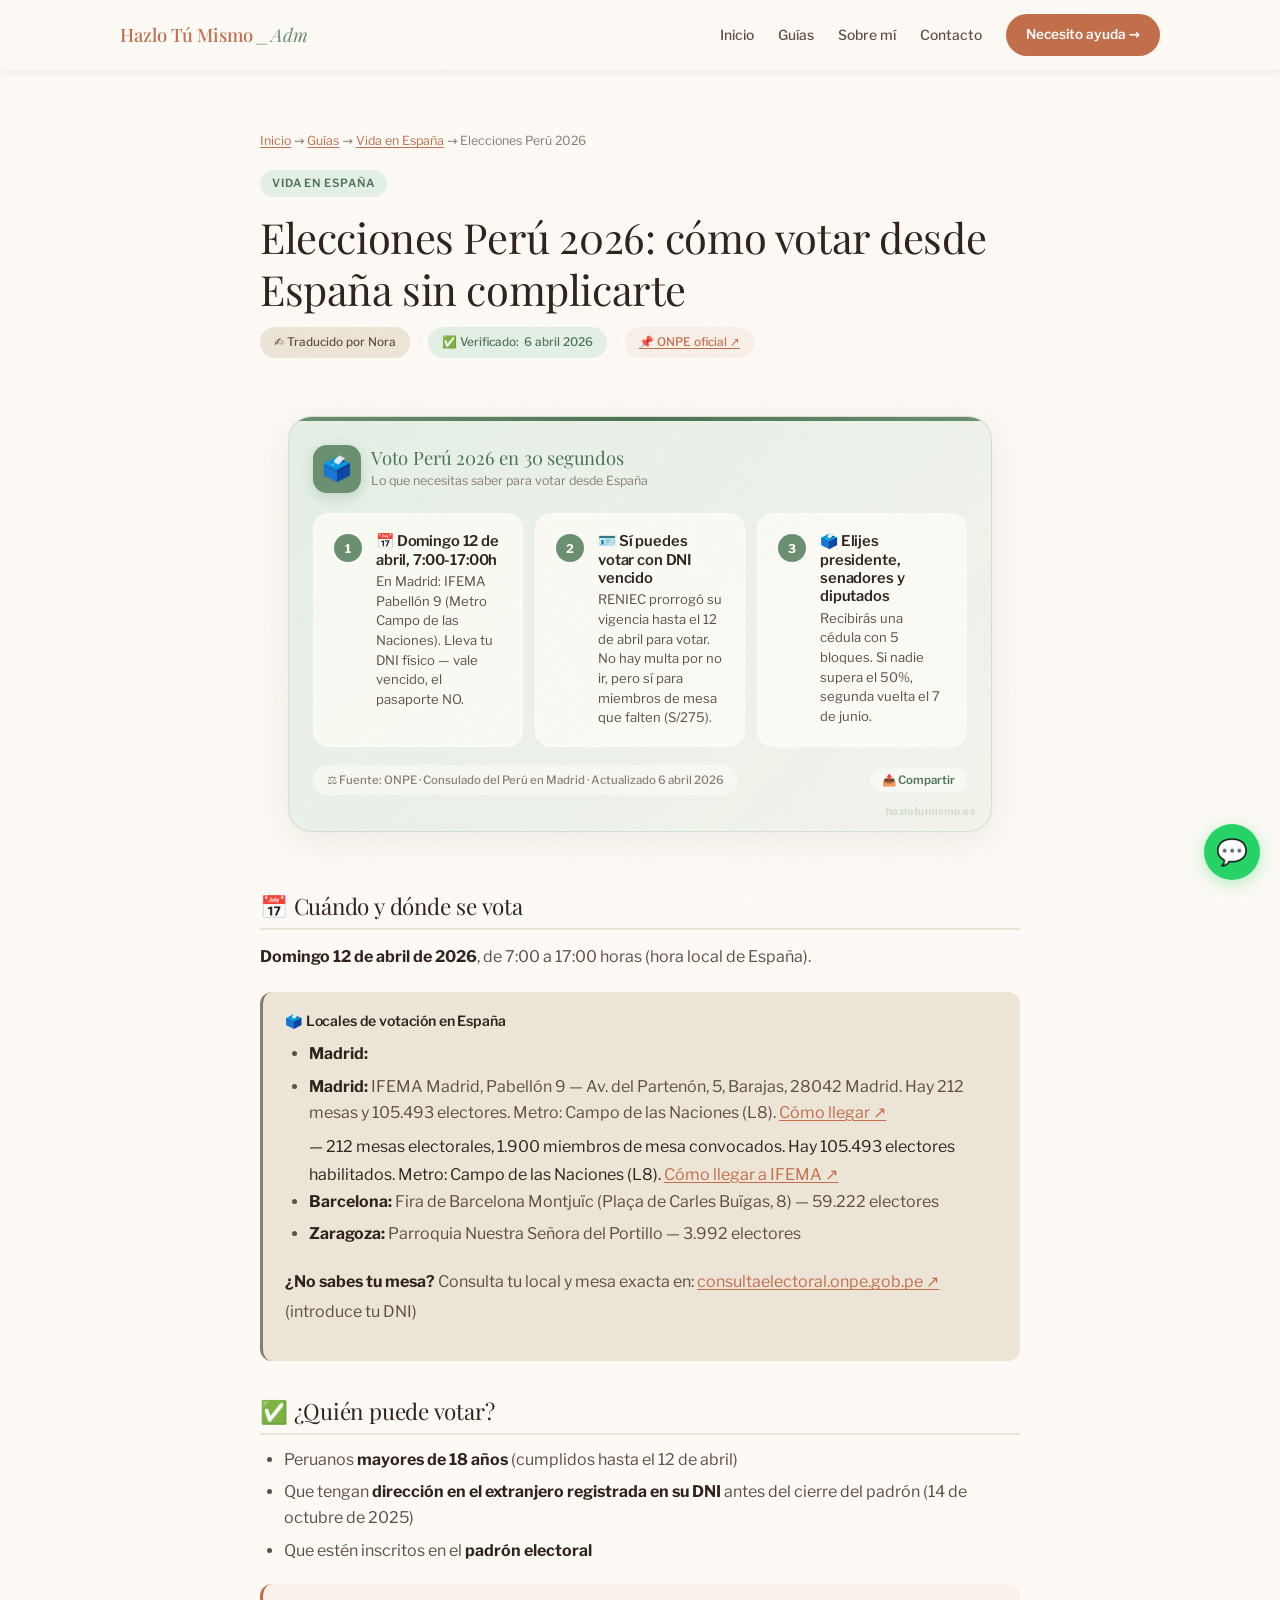
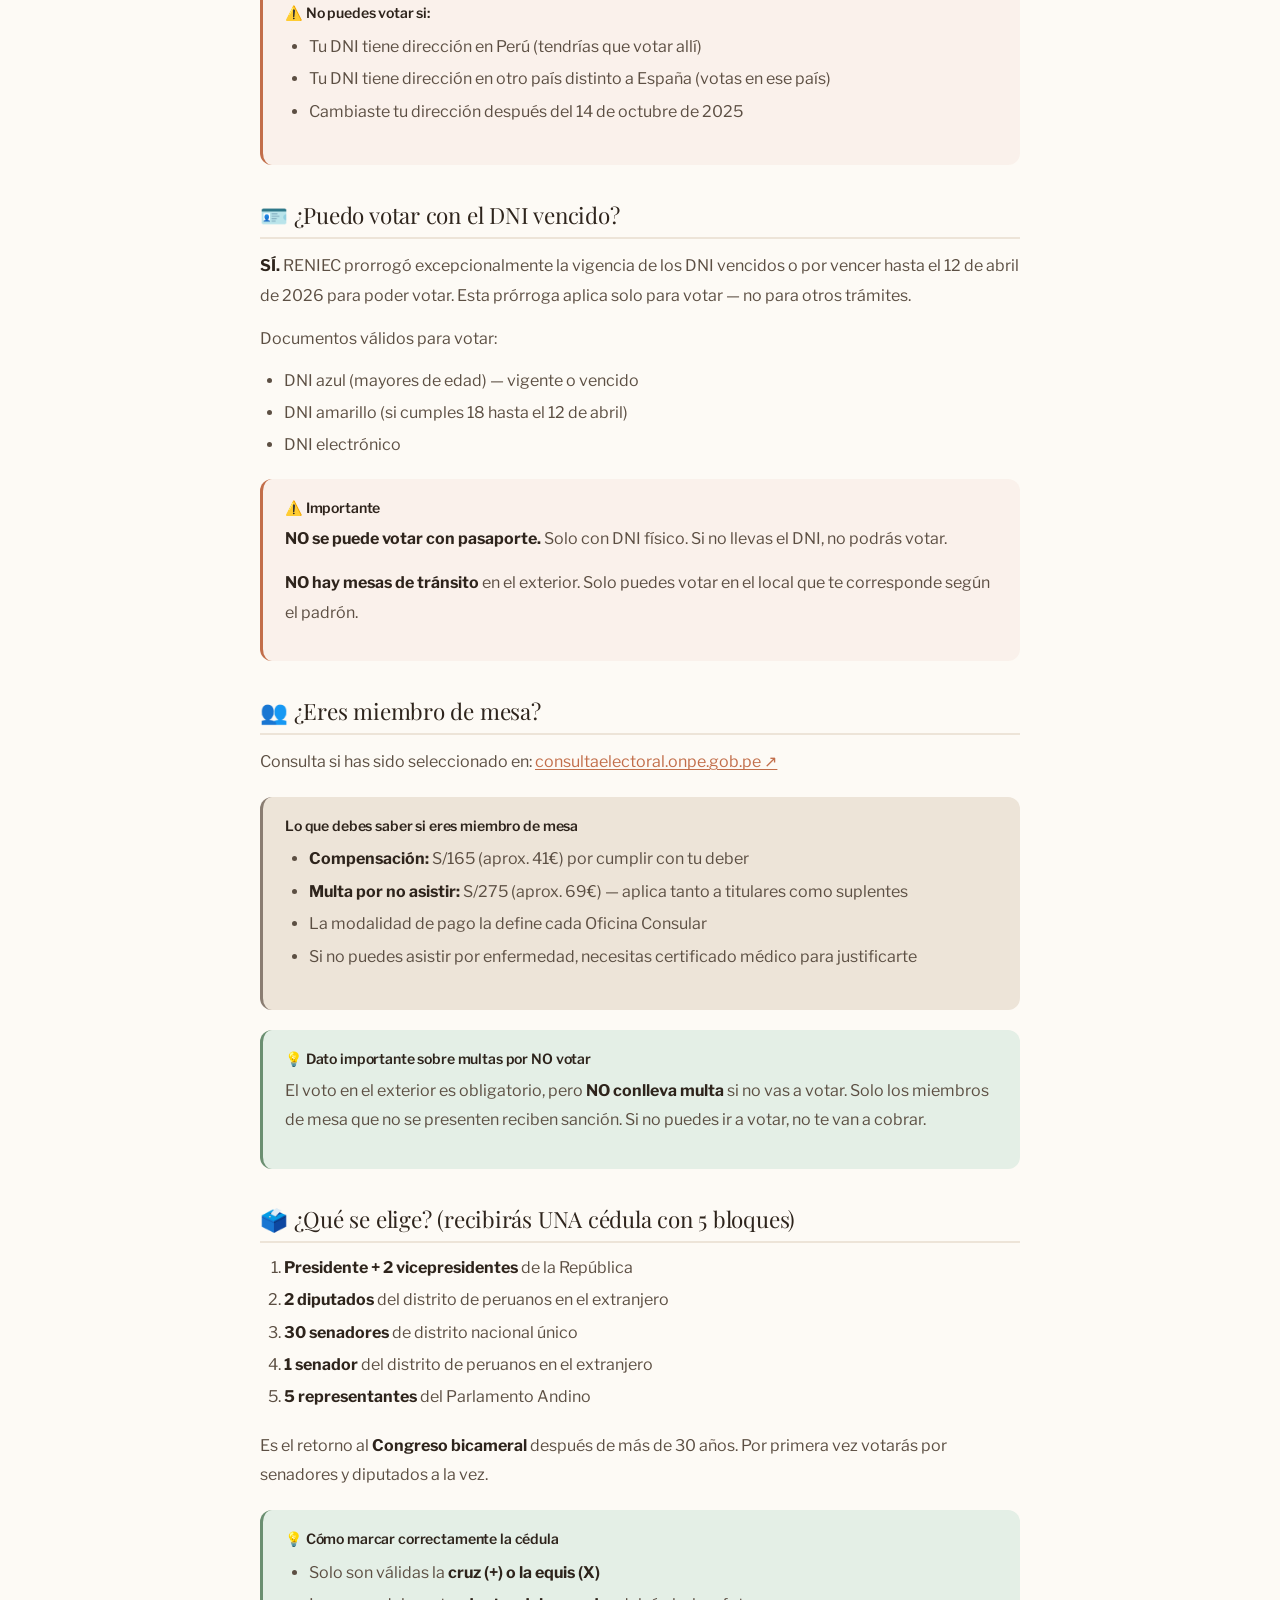
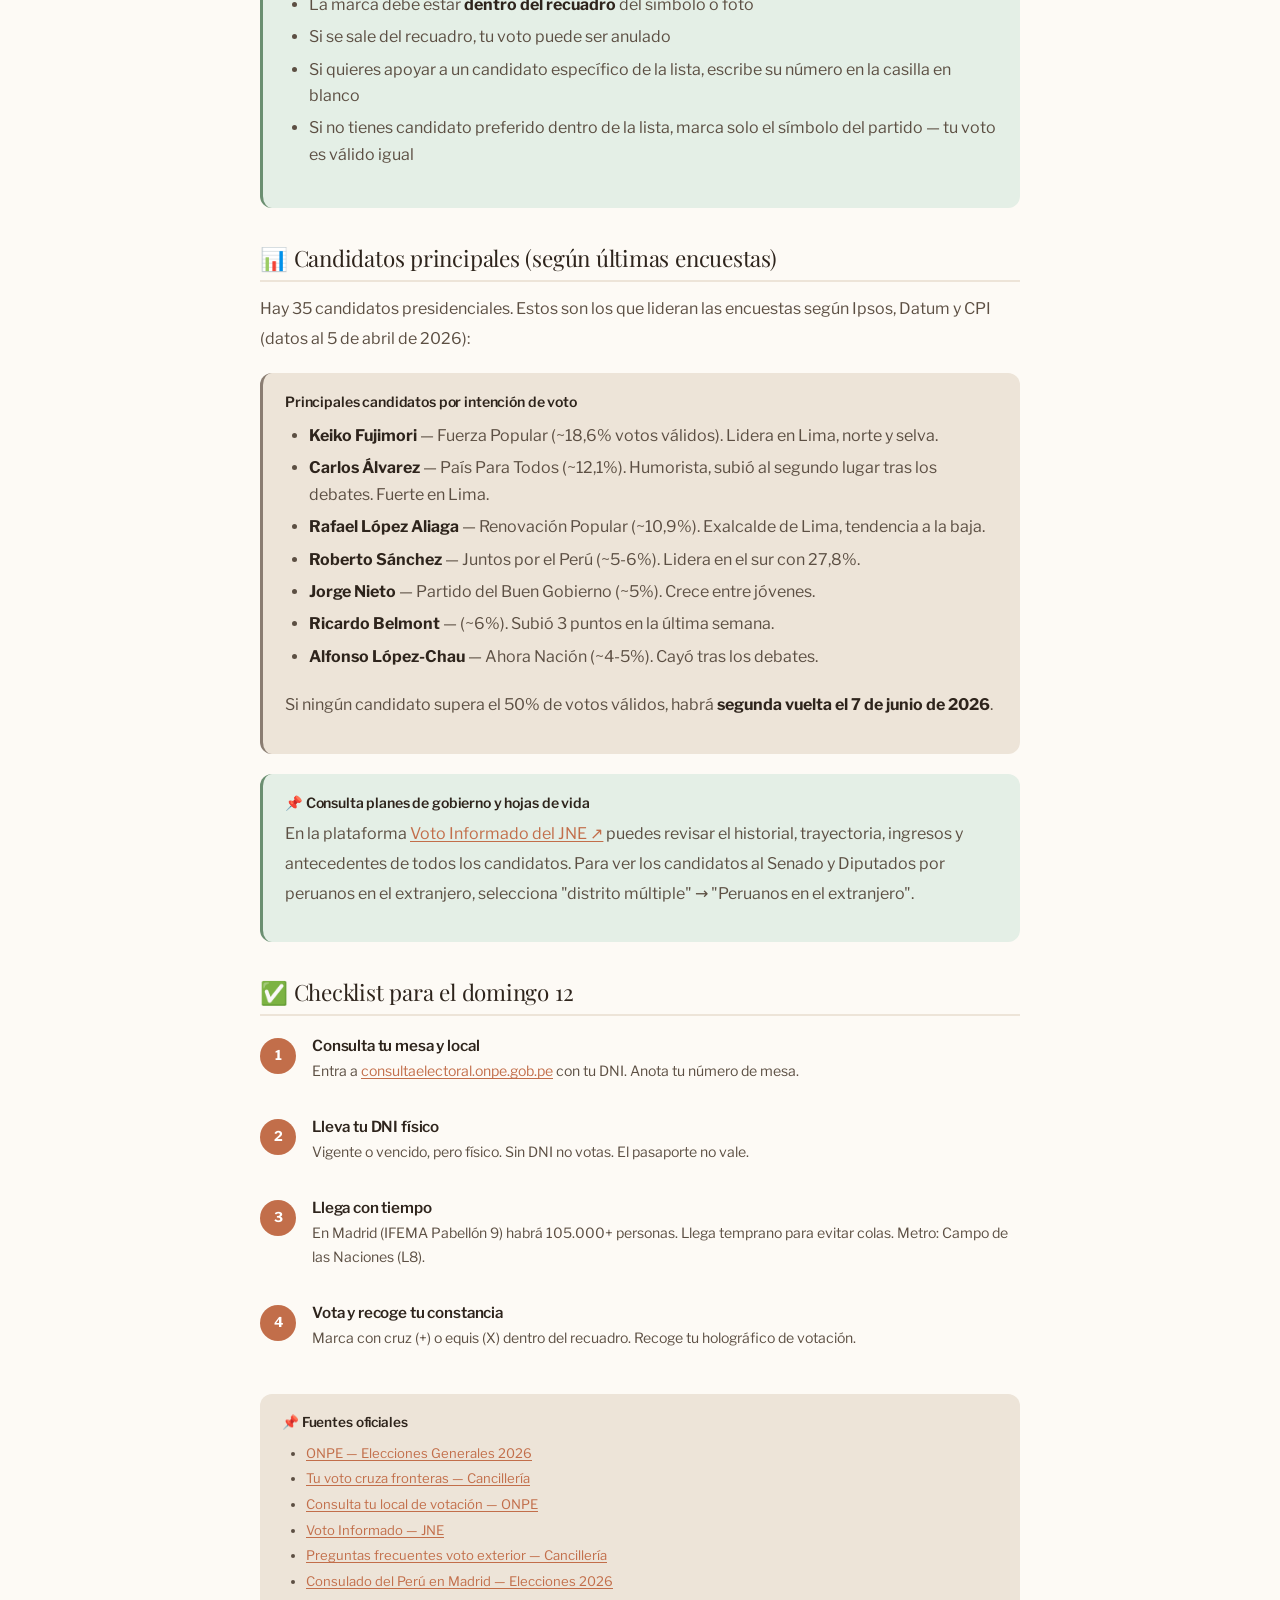
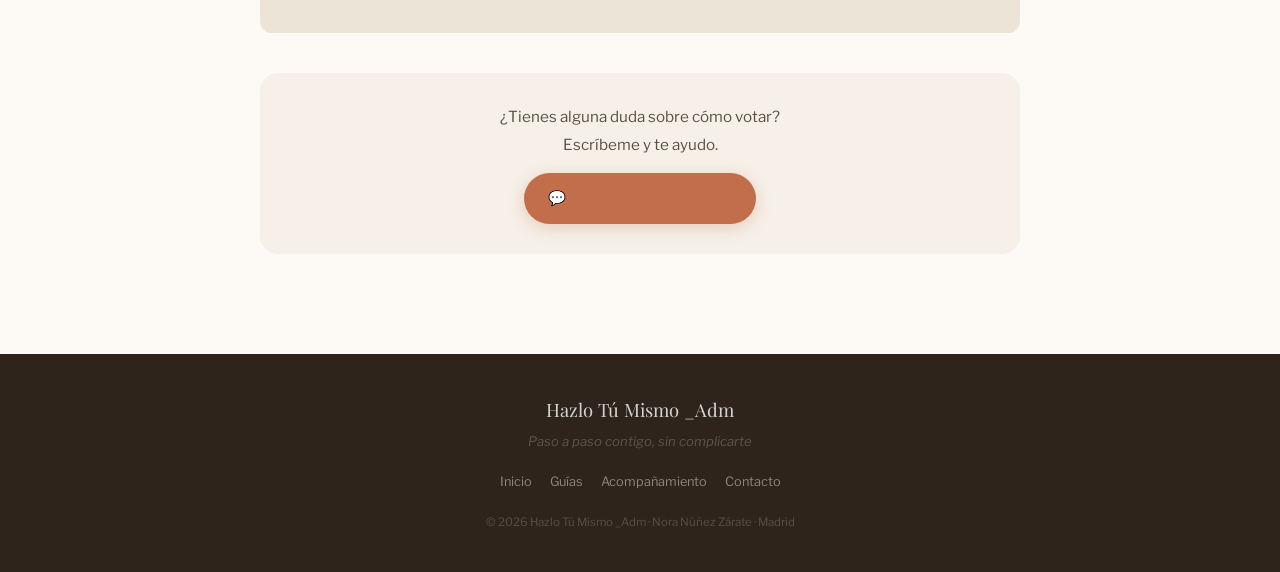
<file: guias/elecciones-peru-2026.html>
<!DOCTYPE html>
<html lang="es" dir="ltr">
<head>
<meta charset="UTF-8">
<meta name="viewport" content="width=device-width, initial-scale=1.0">
<title>Elecciones Perú 2026: cómo votar desde España — Hazlo Tú Mismo</title>
<meta name="description" content="Guía rápida para peruanos en España: dónde votar el 12 de abril, DNI vencido, miembro de mesa, local en Madrid (IFEMA) y candidatos. Verificado con ONPE y Consulado.">
<meta name="author" content="Nora Núñez Zárate">
<meta name="robots" content="index, follow">
<link rel="canonical" href="https://tramites-verificados.vercel.app/guias/elecciones-peru-2026.html">
<meta property="og:type" content="article">
<meta property="og:site_name" content="Hazlo Tú Mismo _Adm">
<meta property="og:title" content="Elecciones Perú 2026: cómo votar desde España">
<meta property="og:description" content="Dónde votar en Madrid, DNI vencido, miembros de mesa y candidatos. Guía rápida verificada.">
<meta property="og:url" content="https://tramites-verificados.vercel.app/guias/elecciones-peru-2026.html">
<meta property="og:image" content="https://tramites-verificados.vercel.app/img/og-cover.jpg">
<meta property="og:locale" content="es_ES">
<meta property="article:published_time" content="2026-04-06">
<link rel="icon" type="image/svg+xml" href="data:image/svg+xml,<svg xmlns='http://www.w3.org/2000/svg' viewBox='0 0 100 100'><text y='.9em' font-size='90'>🗳️</text></svg>">
<link rel="preconnect" href="https://fonts.googleapis.com">
<link rel="preconnect" href="https://fonts.gstatic.com" crossorigin>
<link href="https://fonts.googleapis.com/css2?family=Playfair+Display:ital,wght@0,400;0,500;0,600;1,400;1,500&family=Libre+Franklin:ital,wght@0,300;0,400;0,500;0,600;1,300;1,400&display=swap" rel="stylesheet">
<link rel="stylesheet" href="/style.css">

<script type="application/ld+json">
{
  "@context": "https://schema.org",
  "@type": "Article",
  "headline": "Elecciones Perú 2026: cómo votar desde España",
  "description": "Guía rápida para peruanos en Madrid y España. Local de votación, DNI vencido, miembros de mesa y candidatos.",
  "author": { "@type": "Person", "name": "Nora Núñez Zárate" },
  "publisher": { "@type": "Organization", "name": "Hazlo Tú Mismo _Adm" },
  "datePublished": "2026-04-06",
  "dateModified": "2026-04-06",
  "mainEntityOfPage": "https://tramites-verificados.vercel.app/guias/elecciones-peru-2026.html",
  "inLanguage": "es"
}
</script>
</head>

<body class="ticker-closed">
<a href="#main-content" class="skip">Ir al contenido</a>

<header class="nav solid" id="nav" role="banner">
  <div class="nav__inner">
    <a href="/" class="nav__logo">Hazlo Tú Mismo <i>_Adm</i></a>
    <button class="nav__toggle" aria-label="Menú" aria-expanded="false" aria-controls="main-menu" id="menu-toggle"><span></span><span></span><span></span></button>
    <nav id="main-menu" class="nav__menu" aria-label="Navegación">
      <a href="/" class="nav__link">Inicio</a>
      <a href="/#guias" class="nav__link">Guías</a>
      <a href="/#sobre-mi" class="nav__link">Sobre mí</a>
      <a href="/#contacto" class="nav__link">Contacto</a>
      <a href="/#acompanamiento" class="nav__cta">Necesito ayuda →</a>
    </nav>
  </div>
</header>

<main id="main-content">
  <div class="guia">
    <header class="guia__header">
      <nav class="guia__breadcrumb" aria-label="Ruta">
        <a href="/">Inicio</a> → <a href="/#guias">Guías</a> → <a href="/#guias">Vida en España</a> → <span>Elecciones Perú 2026</span>
      </nav>

      <span class="guia__category">Vida en España</span>

      <h1>Elecciones Perú 2026: cómo votar desde España sin complicarte</h1>

      <div class="byline" style="margin-top:12px">
        <span class="byline__tag byline__tag--author">✍️ Traducido por Nora</span>
        <span class="byline__sep">·</span>
        <span class="byline__tag byline__tag--verified">✅ Verificado: <time datetime="2026-04-06">6 abril 2026</time></span>
        <span class="byline__sep">·</span>
        <span class="byline__tag byline__tag--source"><a href="https://eg2026.onpe.gob.pe/" target="_blank" rel="noopener">📌 ONPE oficial ↗</a></span>
      </div>
    </header>

    <!-- RESUMEN TIKTOK -->
    <section class="section" style="padding-top:0;padding-bottom:24px">
      <div class="quick-summary" id="qs-container"></div>
    </section>

    <article class="guia__body">

      <!-- CUÁNDO Y DÓNDE -->
      <h2>📅 Cuándo y dónde se vota</h2>
      <p><strong>Domingo 12 de abril de 2026</strong>, de 7:00 a 17:00 horas (hora local de España).</p>

      <div class="guia__box guia__box--docs">
        <h4>🗳️ Locales de votación en España</h4>
        <ul>
          <li><strong>Madrid:</strong> <li><strong>Madrid:</strong> IFEMA Madrid, Pabellón 9 — Av. del Partenón, 5, Barajas, 28042 Madrid. Hay 212 mesas y 105.493 electores. Metro: Campo de las Naciones (L8). <a href="https://www.ifema.es/como-llegar" target="_blank" rel="noopener">Cómo llegar ↗</a></li> — 212 mesas electorales, 1.900 miembros de mesa convocados. Hay 105.493 electores habilitados. Metro: Campo de las Naciones (L8). <a href="https://www.ifema.es/como-llegar" target="_blank" rel="noopener">Cómo llegar a IFEMA ↗</a></li>
          <li><strong>Barcelona:</strong> Fira de Barcelona Montjuïc (Plaça de Carles Buïgas, 8) — 59.222 electores</li>
          <li><strong>Zaragoza:</strong> Parroquia Nuestra Señora del Portillo — 3.992 electores</li>
        </ul>
        <p style="margin-top:10px"><strong>¿No sabes tu mesa?</strong> Consulta tu local y mesa exacta en: <a href="https://consultaelectoral.onpe.gob.pe/inicio" target="_blank" rel="noopener">consultaelectoral.onpe.gob.pe ↗</a> (introduce tu DNI)</p>
      </div>

      <!-- QUIÉN PUEDE VOTAR -->
      <h2>✅ ¿Quién puede votar?</h2>
      <ul>
        <li>Peruanos <strong>mayores de 18 años</strong> (cumplidos hasta el 12 de abril)</li>
        <li>Que tengan <strong>dirección en el extranjero registrada en su DNI</strong> antes del cierre del padrón (14 de octubre de 2025)</li>
        <li>Que estén inscritos en el <strong>padrón electoral</strong></li>
      </ul>

      <div class="guia__box guia__box--warning">
        <h4>⚠️ No puedes votar si:</h4>
        <ul>
          <li>Tu DNI tiene dirección en Perú (tendrías que votar allí)</li>
          <li>Tu DNI tiene dirección en otro país distinto a España (votas en ese país)</li>
          <li>Cambiaste tu dirección después del 14 de octubre de 2025</li>
        </ul>
      </div>

      <!-- DNI VENCIDO -->
      <h2>🪪 ¿Puedo votar con el DNI vencido?</h2>
      <p><strong>SÍ.</strong> RENIEC prorrogó excepcionalmente la vigencia de los DNI vencidos o por vencer hasta el 12 de abril de 2026 para poder votar. Esta prórroga aplica solo para votar — no para otros trámites.</p>
      <p>Documentos válidos para votar:</p>
      <ul>
        <li>DNI azul (mayores de edad) — vigente o vencido</li>
        <li>DNI amarillo (si cumples 18 hasta el 12 de abril)</li>
        <li>DNI electrónico</li>
      </ul>

      <div class="guia__box guia__box--warning">
        <h4>⚠️ Importante</h4>
        <p><strong>NO se puede votar con pasaporte.</strong> Solo con DNI físico. Si no llevas el DNI, no podrás votar.</p>
        <p><strong>NO hay mesas de tránsito</strong> en el exterior. Solo puedes votar en el local que te corresponde según el padrón.</p>
      </div>

      <!-- MIEMBRO DE MESA -->
      <h2>👥 ¿Eres miembro de mesa?</h2>
      <p>Consulta si has sido seleccionado en: <a href="https://consultaelectoral.onpe.gob.pe" target="_blank" rel="noopener">consultaelectoral.onpe.gob.pe ↗</a></p>

      <div class="guia__box guia__box--docs">
        <h4>Lo que debes saber si eres miembro de mesa</h4>
        <ul>
          <li><strong>Compensación:</strong> S/165 (aprox. 41€) por cumplir con tu deber</li>
          <li><strong>Multa por no asistir:</strong> S/275 (aprox. 69€) — aplica tanto a titulares como suplentes</li>
          <li>La modalidad de pago la define cada Oficina Consular</li>
          <li>Si no puedes asistir por enfermedad, necesitas certificado médico para justificarte</li>
        </ul>
      </div>

      <div class="guia__box guia__box--tip">
        <h4>💡 Dato importante sobre multas por NO votar</h4>
        <p>El voto en el exterior es obligatorio, pero <strong>NO conlleva multa</strong> si no vas a votar. Solo los miembros de mesa que no se presenten reciben sanción. Si no puedes ir a votar, no te van a cobrar.</p>
      </div>

      <!-- QUÉ SE ELIGE -->
      <h2>🗳️ ¿Qué se elige? (recibirás UNA cédula con 5 bloques)</h2>
      <ol>
        <li><strong>Presidente + 2 vicepresidentes</strong> de la República</li>
        <li><strong>2 diputados</strong> del distrito de peruanos en el extranjero</li>
        <li><strong>30 senadores</strong> de distrito nacional único</li>
        <li><strong>1 senador</strong> del distrito de peruanos en el extranjero</li>
        <li><strong>5 representantes</strong> del Parlamento Andino</li>
      </ol>
      <p>Es el retorno al <strong>Congreso bicameral</strong> después de más de 30 años. Por primera vez votarás por senadores y diputados a la vez.</p>

      <div class="guia__box guia__box--tip">
        <h4>💡 Cómo marcar correctamente la cédula</h4>
        <ul>
          <li>Solo son válidas la <strong>cruz (+) o la equis (X)</strong></li>
          <li>La marca debe estar <strong>dentro del recuadro</strong> del símbolo o foto</li>
          <li>Si se sale del recuadro, tu voto puede ser anulado</li>
          <li>Si quieres apoyar a un candidato específico de la lista, escribe su número en la casilla en blanco</li>
          <li>Si no tienes candidato preferido dentro de la lista, marca solo el símbolo del partido — tu voto es válido igual</li>
        </ul>
      </div>

      <!-- CANDIDATOS PRINCIPALES -->
      <h2>📊 Candidatos principales (según últimas encuestas)</h2>
      <p>Hay 35 candidatos presidenciales. Estos son los que lideran las encuestas según Ipsos, Datum y CPI (datos al 5 de abril de 2026):</p>

      <div class="guia__box guia__box--docs">
        <h4>Principales candidatos por intención de voto</h4>
        <ul>
          <li><strong>Keiko Fujimori</strong> — Fuerza Popular (~18,6% votos válidos). Lidera en Lima, norte y selva.</li>
          <li><strong>Carlos Álvarez</strong> — País Para Todos (~12,1%). Humorista, subió al segundo lugar tras los debates. Fuerte en Lima.</li>
          <li><strong>Rafael López Aliaga</strong> — Renovación Popular (~10,9%). Exalcalde de Lima, tendencia a la baja.</li>
          <li><strong>Roberto Sánchez</strong> — Juntos por el Perú (~5-6%). Lidera en el sur con 27,8%.</li>
          <li><strong>Jorge Nieto</strong> — Partido del Buen Gobierno (~5%). Crece entre jóvenes.</li>
          <li><strong>Ricardo Belmont</strong> — (~6%). Subió 3 puntos en la última semana.</li>
          <li><strong>Alfonso López-Chau</strong> — Ahora Nación (~4-5%). Cayó tras los debates.</li>
        </ul>
        <p style="margin-top:10px">Si ningún candidato supera el 50% de votos válidos, habrá <strong>segunda vuelta el 7 de junio de 2026</strong>.</p>
      </div>

      <div class="guia__box guia__box--tip">
        <h4>📌 Consulta planes de gobierno y hojas de vida</h4>
        <p>En la plataforma <a href="https://votoinformado.jne.gob.pe" target="_blank" rel="noopener">Voto Informado del JNE ↗</a> puedes revisar el historial, trayectoria, ingresos y antecedentes de todos los candidatos. Para ver los candidatos al Senado y Diputados por peruanos en el extranjero, selecciona "distrito múltiple" → "Peruanos en el extranjero".</p>
      </div>

      <!-- CHECKLIST RÁPIDO -->
      <h2>✅ Checklist para el domingo 12</h2>
      <div class="guia__steps">
        <div class="guia__step">
          <div class="guia__step-content">
            <h4>Consulta tu mesa y local</h4>
            <p>Entra a <a href="https://consultaelectoral.onpe.gob.pe" target="_blank" rel="noopener">consultaelectoral.onpe.gob.pe</a> con tu DNI. Anota tu número de mesa.</p>
          </div>
        </div>
        <div class="guia__step">
          <div class="guia__step-content">
            <h4>Lleva tu DNI físico</h4>
            <p>Vigente o vencido, pero físico. Sin DNI no votas. El pasaporte no vale.</p>
          </div>
        </div>
        <div class="guia__step">
          <div class="guia__step-content">
            <h4>Llega con tiempo</h4>
            <p>En Madrid (IFEMA Pabellón 9) habrá 105.000+ personas. Llega temprano para evitar colas. Metro: Campo de las Naciones (L8).</p>
          </div>
        </div>
        <div class="guia__step">
          <div class="guia__step-content">
            <h4>Vota y recoge tu constancia</h4>
            <p>Marca con cruz (+) o equis (X) dentro del recuadro. Recoge tu holográfico de votación.</p>
          </div>
        </div>
      </div>

      <!-- FUENTES -->
      <div class="guia__sources">
        <h4>📌 Fuentes oficiales</h4>
        <ul>
          <li><a href="https://eg2026.onpe.gob.pe/" target="_blank" rel="noopener">ONPE — Elecciones Generales 2026</a></li>
          <li><a href="https://www.gob.pe/tuvotocruzafronteras" target="_blank" rel="noopener">Tu voto cruza fronteras — Cancillería</a></li>
          <li><a href="https://consultaelectoral.onpe.gob.pe" target="_blank" rel="noopener">Consulta tu local de votación — ONPE</a></li>
          <li><a href="https://votoinformado.jne.gob.pe" target="_blank" rel="noopener">Voto Informado — JNE</a></li>
          <li><a href="https://www.gob.pe/112663" target="_blank" rel="noopener">Preguntas frecuentes voto exterior — Cancillería</a></li>
          <li><a href="http://www.consulado.pe/es/Madrid/Paginas/Elecciones-Generales-2026.aspx" target="_blank" rel="noopener">Consulado del Perú en Madrid — Elecciones 2026</a></li>
        </ul>
      </div>

      <!-- CTA -->
      <div class="guia__cta">
        <p>¿Tienes alguna duda sobre cómo votar?<br>Escríbeme y te ayudo.</p>
        <a href="https://wa.me/34697154442" class="btn btn--clay" target="_blank" rel="noopener">💬 Escribir por WhatsApp</a>
      </div>

    </article>
  </div>
</main>

<footer class="footer">
  <div class="footer__logo">Hazlo Tú Mismo _Adm</div>
  <div class="footer__slogan">Paso a paso contigo, sin complicarte</div>
  <nav class="footer__links"><a href="/">Inicio</a><a href="/#guias">Guías</a><a href="/#acompanamiento">Acompañamiento</a><a href="/#contacto">Contacto</a></nav>
  <p class="footer__copy">© 2026 Hazlo Tú Mismo _Adm · Nora Núñez Zárate · Madrid</p>
</footer>
<a href="https://wa.me/34697154442" class="wa-float" target="_blank" rel="noopener" aria-label="WhatsApp">💬<span class="wa-float__sr">WhatsApp</span></a>

<script>
const WEB_DATA = {
  resumen: {
    titulo: "Voto Perú 2026 en 30 segundos",
    subtitulo: "Lo que necesitas saber para votar desde España",
    fuente: "ONPE · Consulado del Perú en Madrid",
    fechaActualizacion: "6 abril 2026",
    puntos: [
      { titulo: "📅 Domingo 12 de abril, 7:00-17:00h", desc: "En Madrid: IFEMA Pabellón 9 (Metro Campo de las Naciones). Lleva tu DNI físico — vale vencido, el pasaporte NO." },
      { titulo: "🪪 Sí puedes votar con DNI vencido", desc: "RENIEC prorrogó su vigencia hasta el 12 de abril para votar. No hay multa por no ir, pero sí para miembros de mesa que falten (S/275)." },
      { titulo: "🗳️ Elijes presidente, senadores y diputados", desc: "Recibirás una cédula con 5 bloques. Si nadie supera el 50%, segunda vuelta el 7 de junio." },
    ]
  }
};
</script>

<script defer>
(function(){
  const R = WEB_DATA.resumen;
  const qsEl = document.getElementById('qs-container');
  if (!qsEl || !R) return;
  let h = `<div class="qs__header"><div class="qs__icon">🗳️</div><div class="qs__header-text"><h2>${R.titulo}</h2><p>${R.subtitulo}</p></div></div><div class="qs__points" role="list">`;
  R.puntos.forEach((p,i) => { h += `<div class="qs__point" role="listitem"><span class="qs__point-num">${i+1}</span><div class="qs__point-text"><h3>${p.titulo}</h3><p>${p.desc}</p></div></div>`; });
  h += `</div><div class="qs__footer"><span class="qs__source">⚖️ Fuente: ${R.fuente} · Actualizado ${R.fechaActualizacion}</span>`;
  h += `<button class="qs__share" onclick="navigator.share?.({title:document.title,url:location.href}).catch(()=>{})">📤 Compartir</button></div>`;
  qsEl.innerHTML = h;
  const t=document.getElementById('menu-toggle'),m=document.getElementById('main-menu');
  if(t){t.addEventListener('click',()=>{const o=m.classList.toggle('open');t.setAttribute('aria-expanded',o)});m.querySelectorAll('a').forEach(a=>a.addEventListener('click',()=>{m.classList.remove('open');t.setAttribute('aria-expanded','false')}))}
})();
</script>
</body>
</html>
</file>
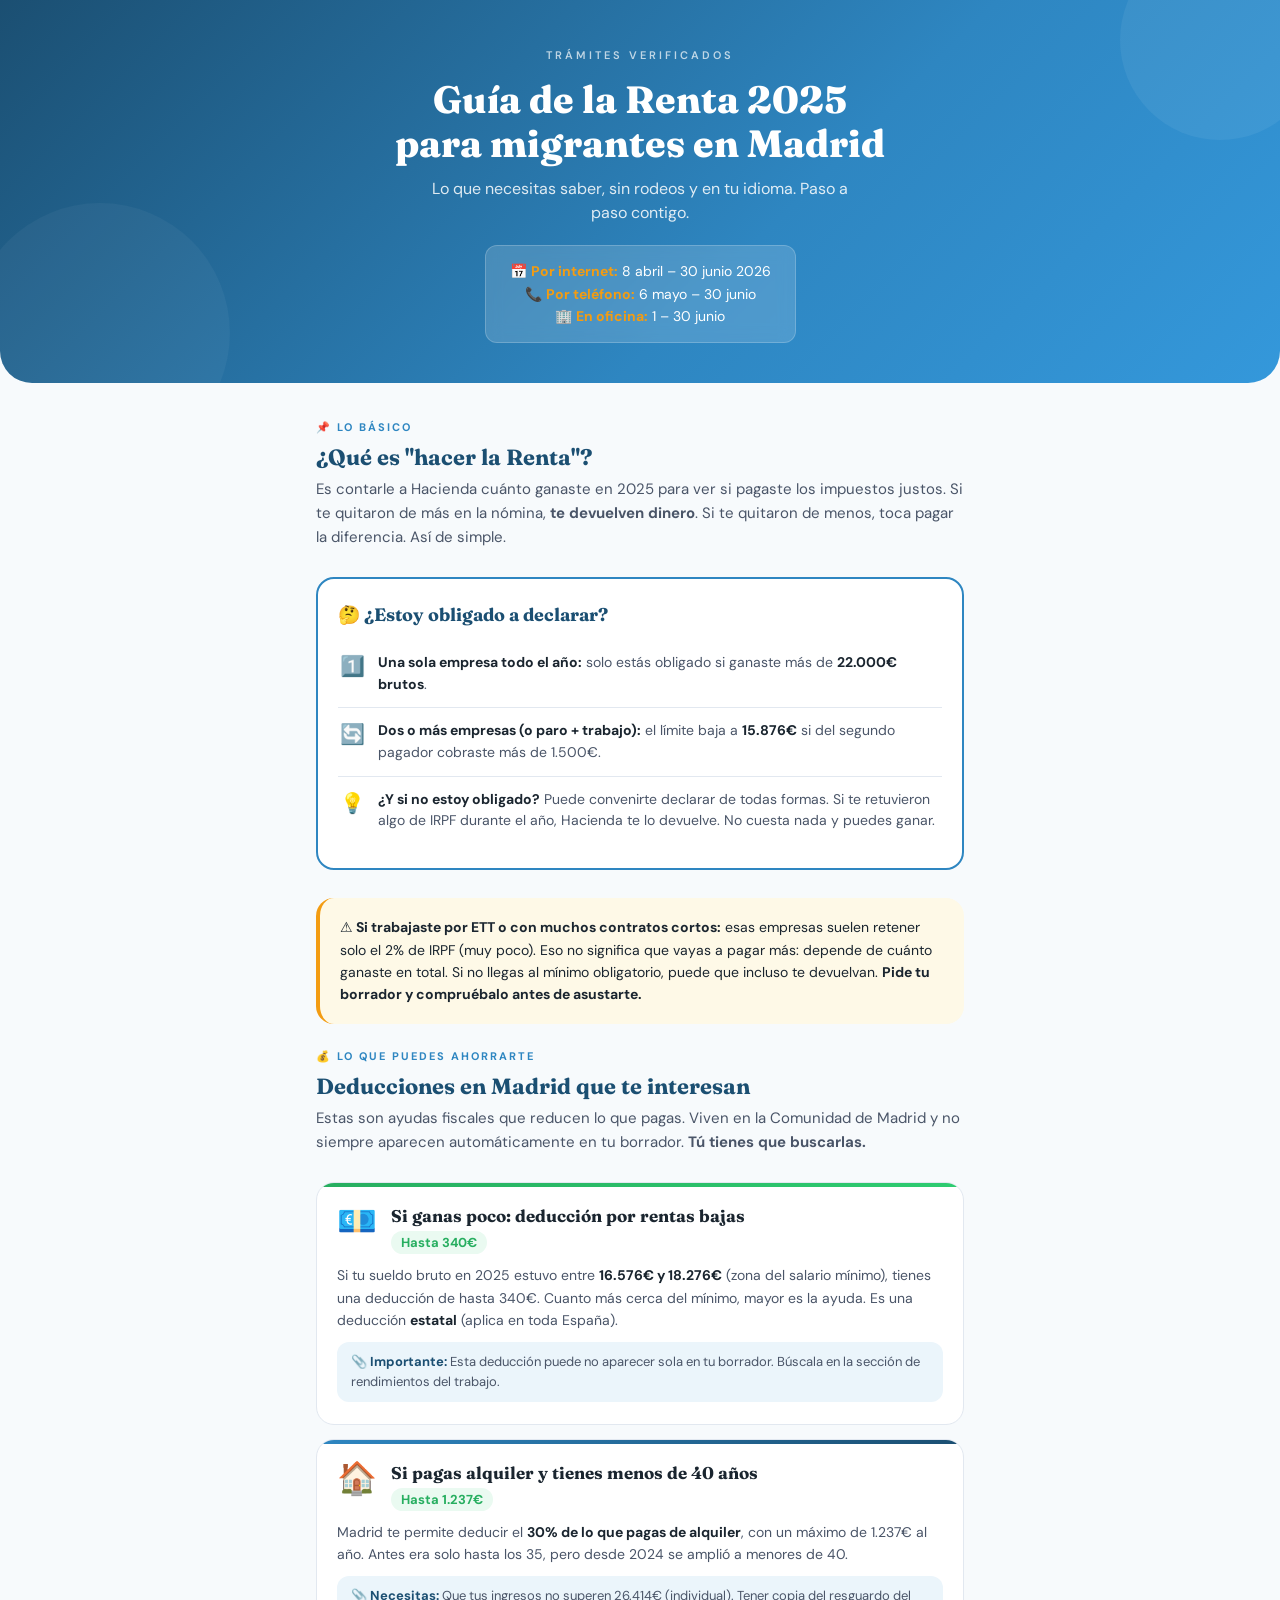
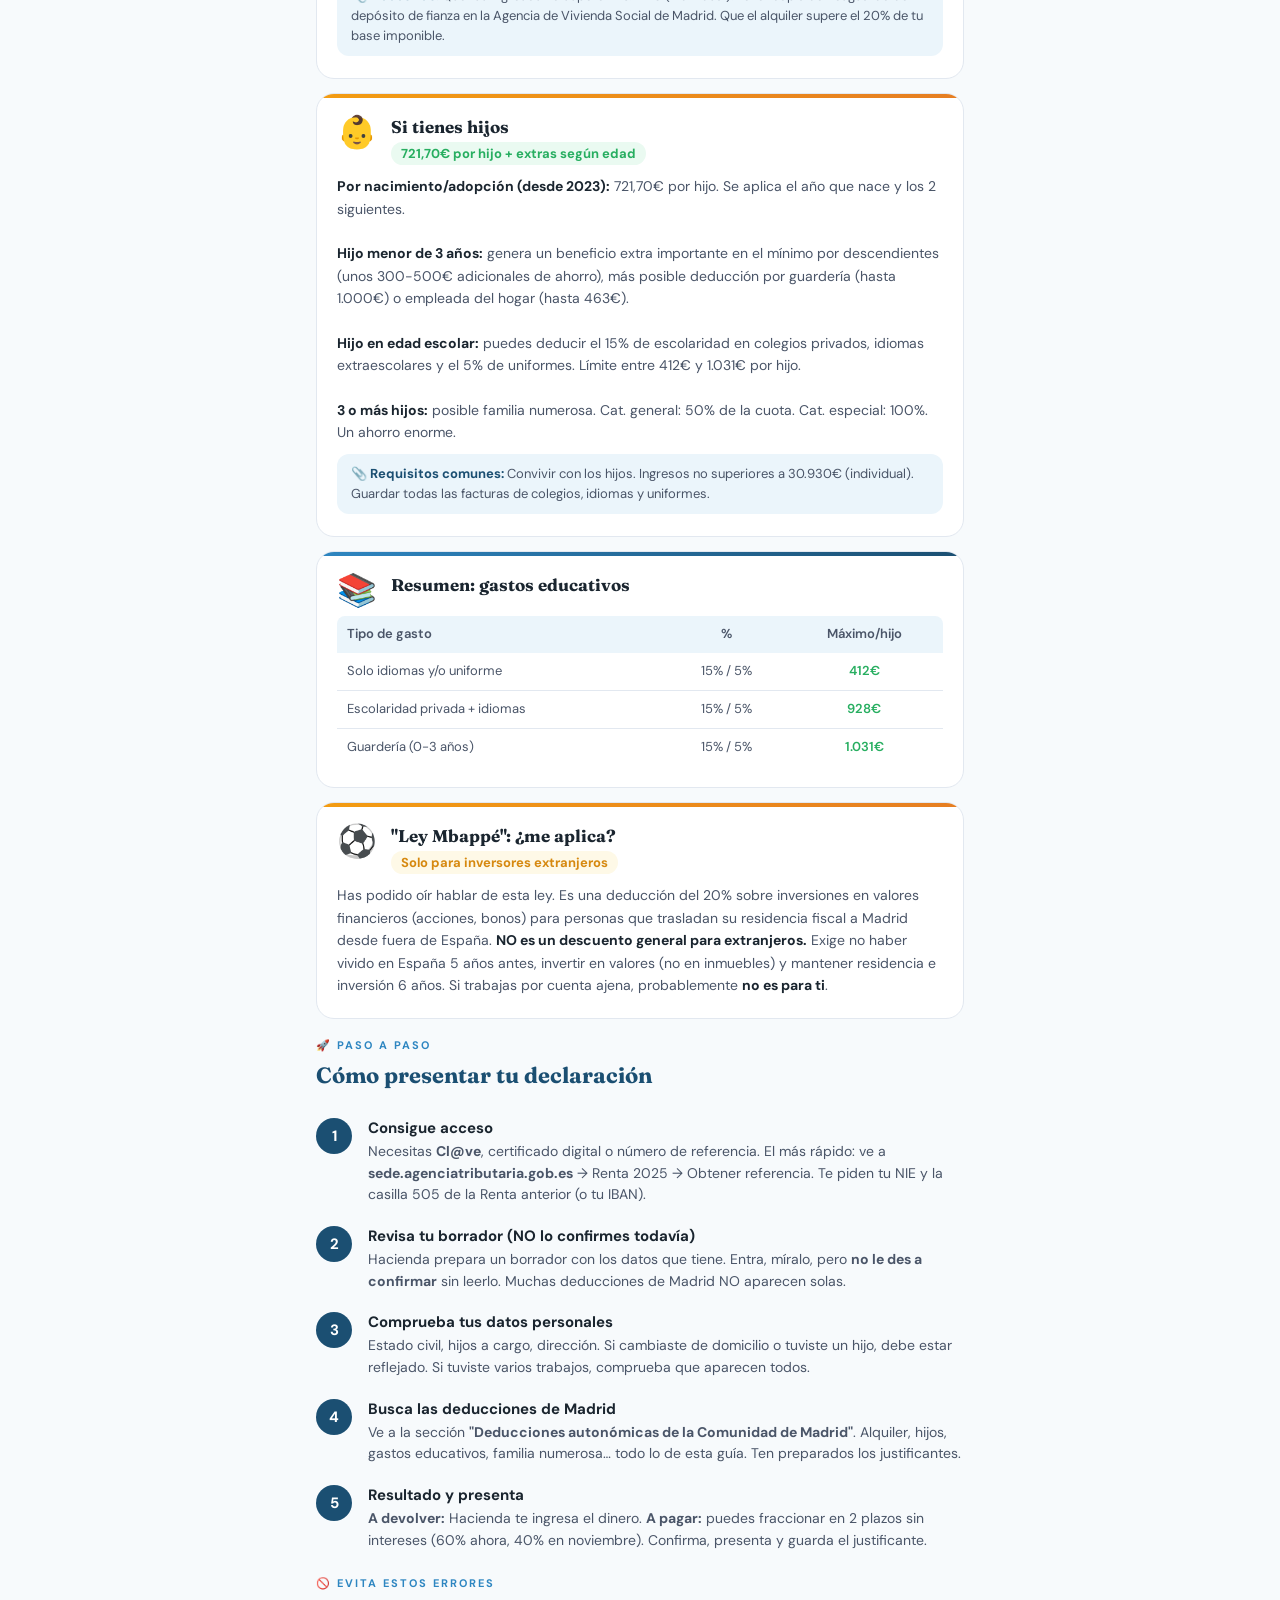
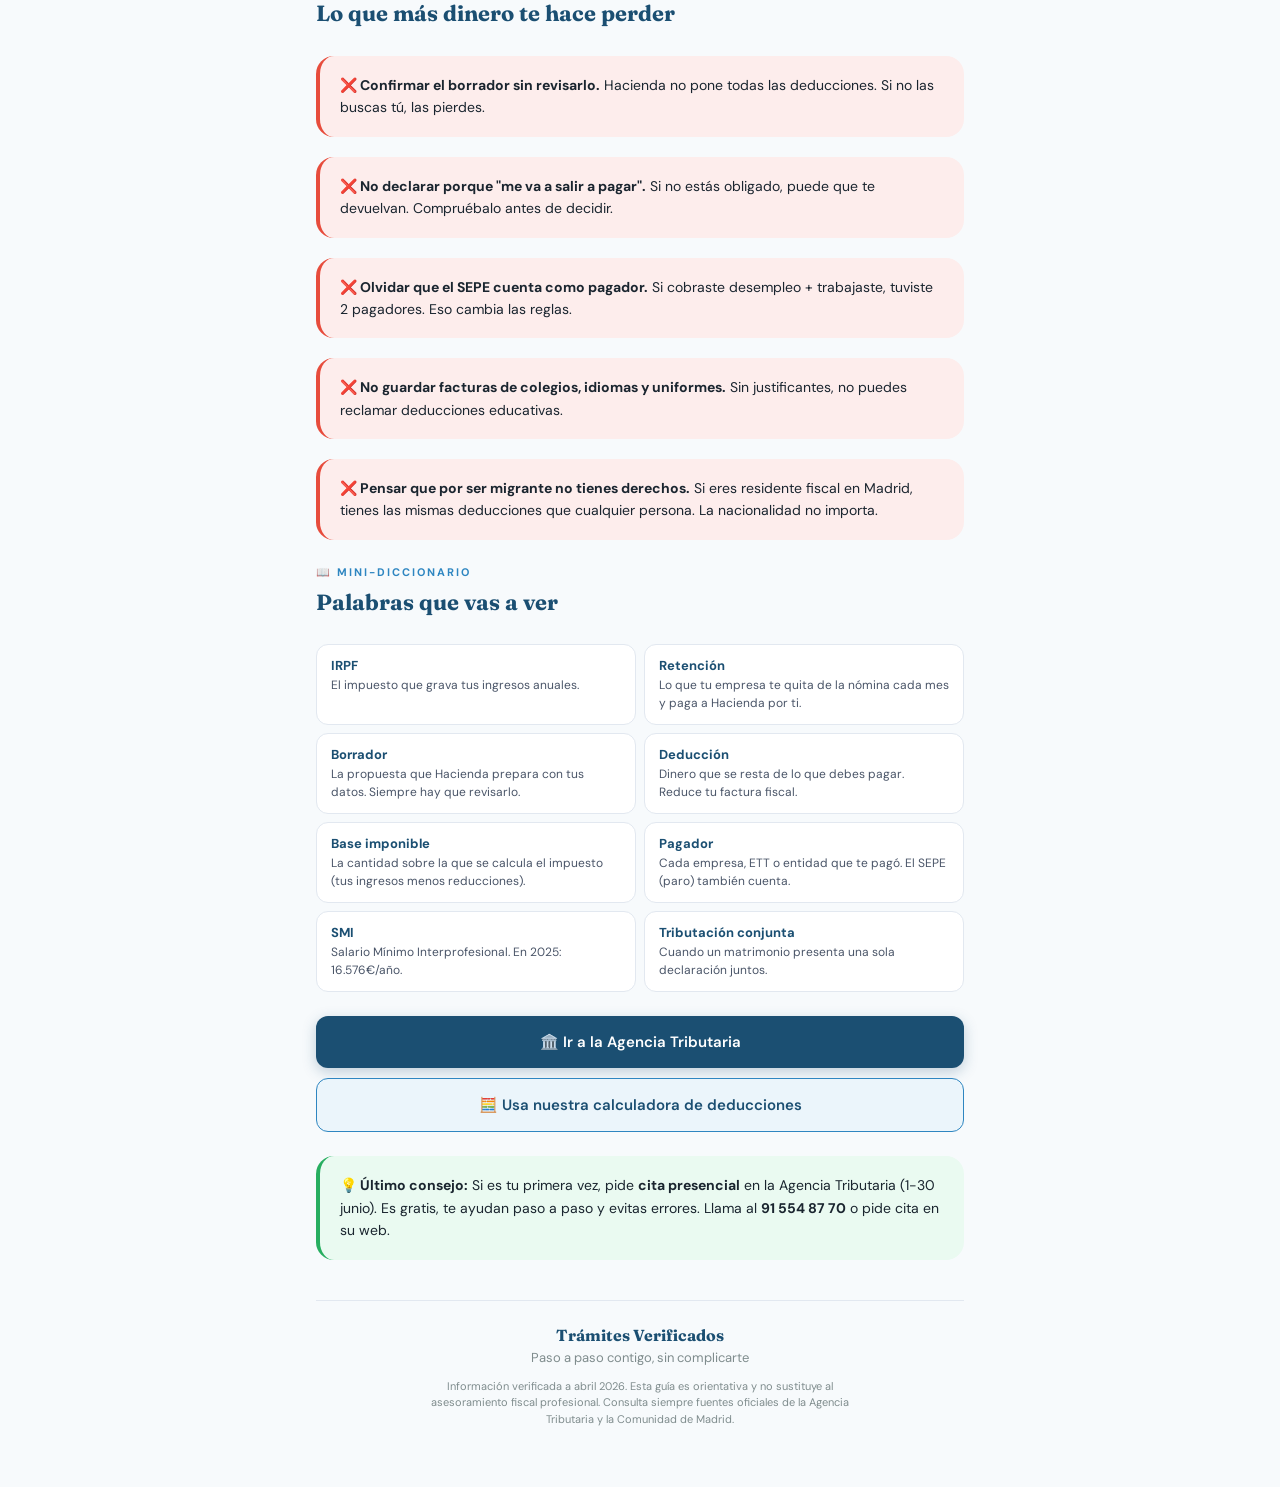
<file: guias/guia_renta_2025.html>
<!DOCTYPE html>
<html lang="es">
<head>
<meta charset="UTF-8">
<meta name="viewport" content="width=device-width, initial-scale=1.0">
<title>Guía Renta 2025 — Trámites Verificados</title>
<link href="https://fonts.googleapis.com/css2?family=DM+Sans:opsz,wght@9..40,400;9..40,500;9..40,600;9..40,700&family=Fraunces:opsz,wght@9..144,500;9..144,700;9..144,800&display=swap" rel="stylesheet">
<style>
*{margin:0;padding:0;box-sizing:border-box}
:root{
  --brand:#1B4F72;--brand-l:#2E86C1;--brand-soft:#EBF5FB;
  --accent:#F39C12;--accent-soft:#FEF9E7;
  --green:#27AE60;--green-soft:#EAFAF1;
  --red:#E74C3C;--red-soft:#FDEDEC;
  --surface:#F7FAFC;--card:#FFF;--text:#1A252F;--text-m:#4A5568;--text-l:#7F8C8D;
  --border:#E2E8F0;--r:18px;--rs:12px;
  --ff:'DM Sans',system-ui,sans-serif;--fd:'Fraunces',Georgia,serif;
}
body{font-family:var(--ff);background:var(--surface);color:var(--text);-webkit-font-smoothing:antialiased}
.wrap{max-width:680px;margin:0 auto;padding:0 16px 60px}

/* ─ Hero ─ */
.hero{
  background:linear-gradient(135deg,var(--brand) 0%,var(--brand-l) 60%,#3498DB 100%);
  color:#fff;padding:48px 24px 40px;text-align:center;position:relative;overflow:hidden;
  border-radius:0 0 32px 32px;margin-bottom:32px;
}
.hero::before{content:'';position:absolute;top:-60px;right:-40px;width:200px;height:200px;background:rgba(255,255,255,.06);border-radius:50%}
.hero::after{content:'';position:absolute;bottom:-80px;left:-30px;width:260px;height:260px;background:rgba(255,255,255,.04);border-radius:50%}
.hero__brand{font-size:11px;font-weight:600;letter-spacing:3px;text-transform:uppercase;opacity:.7;margin-bottom:16px}
.hero__title{font-family:var(--fd);font-size:clamp(28px,6vw,38px);font-weight:800;line-height:1.15;margin-bottom:12px}
.hero__sub{font-size:16px;opacity:.85;line-height:1.5;max-width:440px;margin:0 auto 20px}
.hero__dates{
  display:inline-block;background:rgba(255,255,255,.15);backdrop-filter:blur(8px);
  padding:14px 24px;border-radius:var(--rs);font-size:14px;line-height:1.6;
  border:1px solid rgba(255,255,255,.2);
}
.hero__dates strong{color:var(--accent)}

/* ─ Section ─ */
.section{margin-bottom:28px}
.section__tag{
  display:inline-flex;align-items:center;gap:6px;
  font-size:11px;font-weight:700;letter-spacing:2px;text-transform:uppercase;
  color:var(--brand-l);margin-bottom:10px;
}
.section__title{font-family:var(--fd);font-size:22px;font-weight:700;color:var(--brand);line-height:1.25;margin-bottom:6px}
.section__intro{font-size:15px;color:var(--text-m);line-height:1.6;margin-bottom:16px}

/* ─ Cards ─ */
.card{
  background:var(--card);border:1px solid var(--border);border-radius:var(--r);
  padding:22px 20px;margin-bottom:14px;position:relative;overflow:hidden;
  transition:transform .2s ease,box-shadow .2s ease;
}
.card:hover{transform:translateY(-2px);box-shadow:0 8px 24px rgba(27,79,114,.08)}
.card__stripe{position:absolute;top:0;left:0;right:0;height:4px}
.card__stripe--blue{background:linear-gradient(90deg,var(--brand-l),var(--brand))}
.card__stripe--green{background:linear-gradient(90deg,var(--green),#2ECC71)}
.card__stripe--orange{background:linear-gradient(90deg,var(--accent),#E67E22)}
.card__stripe--red{background:linear-gradient(90deg,var(--red),#C0392B)}

.card__header{display:flex;align-items:flex-start;gap:14px;margin-bottom:10px}
.card__emoji{font-size:32px;flex-shrink:0;line-height:1}
.card__title{font-family:var(--fd);font-size:17px;font-weight:700;color:var(--text);line-height:1.3}
.card__amount{
  display:inline-block;background:var(--green-soft);color:var(--green);
  font-weight:700;font-size:13px;padding:3px 10px;border-radius:20px;margin-top:4px;
}
.card__amount--warn{background:var(--accent-soft);color:#D68910}
.card__body{font-size:14px;line-height:1.6;color:var(--text-m)}
.card__body strong{color:var(--text)}
.card__req{
  margin-top:10px;padding:10px 14px;background:var(--brand-soft);
  border-radius:var(--rs);font-size:13px;line-height:1.55;color:var(--text-m);
}
.card__req strong{color:var(--brand)}

/* ─ Obligation box ─ */
.oblig{
  background:var(--card);border:2px solid var(--brand-l);border-radius:var(--r);
  padding:24px 20px;margin-bottom:28px;
}
.oblig__title{font-family:var(--fd);font-size:18px;font-weight:700;color:var(--brand);margin-bottom:14px;display:flex;align-items:center;gap:8px}
.oblig__row{
  display:flex;gap:12px;padding:12px 0;border-bottom:1px solid var(--border);
  align-items:flex-start;
}
.oblig__row:last-child{border-bottom:none}
.oblig__icon{font-size:20px;flex-shrink:0;width:28px;text-align:center;padding-top:1px}
.oblig__text{font-size:14px;line-height:1.55;color:var(--text-m)}
.oblig__text strong{color:var(--text)}

/* ─ Steps ─ */
.steps{counter-reset:step}
.step{
  display:flex;gap:16px;margin-bottom:20px;
  animation:fadeUp .4s ease both;
}
.step:nth-child(1){animation-delay:.05s}
.step:nth-child(2){animation-delay:.1s}
.step:nth-child(3){animation-delay:.15s}
.step:nth-child(4){animation-delay:.2s}
.step:nth-child(5){animation-delay:.25s}
@keyframes fadeUp{from{opacity:0;transform:translateY(12px)}to{opacity:1;transform:translateY(0)}}

.step__num{
  counter-increment:step;flex-shrink:0;
  width:36px;height:36px;border-radius:50%;
  background:var(--brand);color:#fff;
  display:flex;align-items:center;justify-content:center;
  font-weight:700;font-size:15px;
}
.step__num::before{content:counter(step)}
.step__content{flex:1}
.step__title{font-weight:700;font-size:15px;margin-bottom:3px;color:var(--text)}
.step__desc{font-size:14px;line-height:1.55;color:var(--text-m)}

/* ─ Alert banner ─ */
.alert{
  border-radius:var(--r);padding:18px 20px;margin-bottom:20px;
  font-size:14px;line-height:1.6;
}
.alert--warn{background:var(--accent-soft);border-left:4px solid var(--accent);color:var(--text)}
.alert--green{background:var(--green-soft);border-left:4px solid var(--green);color:var(--text)}
.alert--red{background:var(--red-soft);border-left:4px solid var(--red);color:var(--text)}
.alert strong{font-weight:700}

/* ─ CTA ─ */
.cta-group{display:flex;flex-direction:column;gap:10px;margin:24px 0}
.cta{
  display:flex;align-items:center;justify-content:center;gap:8px;
  padding:16px 24px;border-radius:var(--rs);font-family:var(--ff);
  font-size:15px;font-weight:600;text-decoration:none;
  transition:all .2s ease;border:none;cursor:pointer;
}
.cta--primary{background:var(--brand);color:#fff;box-shadow:0 4px 14px rgba(27,79,114,.25)}
.cta--primary:hover{background:var(--brand-l);transform:translateY(-1px)}
.cta--secondary{background:var(--brand-soft);color:var(--brand);border:1.5px solid var(--brand-l)}
.cta--secondary:hover{background:var(--card)}

/* ─ Glossary ─ */
.glossary{
  display:grid;grid-template-columns:1fr;gap:8px;
}
@media(min-width:480px){.glossary{grid-template-columns:1fr 1fr}}
.glossary__item{
  background:var(--card);border:1px solid var(--border);border-radius:var(--rs);
  padding:12px 14px;
}
.glossary__term{font-weight:700;font-size:13px;color:var(--brand);margin-bottom:2px}
.glossary__def{font-size:12px;line-height:1.5;color:var(--text-m)}

/* ─ Footer ─ */
.footer{
  text-align:center;margin-top:40px;padding-top:24px;
  border-top:1px solid var(--border);
}
.footer__brand{font-family:var(--fd);font-size:16px;font-weight:700;color:var(--brand);margin-bottom:4px}
.footer__slogan{font-size:13px;color:var(--text-l);margin-bottom:12px}
.footer__legal{font-size:11px;color:var(--text-l);line-height:1.5;max-width:460px;margin:0 auto}
</style>
</head>
<body>

<!-- ═══════════ HERO ═══════════ -->
<div class="hero">
  <div class="hero__brand">Trámites Verificados</div>
  <h1 class="hero__title">Guía de la Renta 2025<br>para migrantes en Madrid</h1>
  <p class="hero__sub">Lo que necesitas saber, sin rodeos y en tu idioma. Paso a paso contigo.</p>
  <div class="hero__dates">
    📅 <strong>Por internet:</strong> 8 abril – 30 junio 2026<br>
    📞 <strong>Por teléfono:</strong> 6 mayo – 30 junio<br>
    🏢 <strong>En oficina:</strong> 1 – 30 junio
  </div>
</div>

<div class="wrap">

<!-- ═══════════ QUÉ ES ═══════════ -->
<section class="section">
  <div class="section__tag">📌 Lo básico</div>
  <h2 class="section__title">¿Qué es "hacer la Renta"?</h2>
  <p class="section__intro">Es contarle a Hacienda cuánto ganaste en 2025 para ver si pagaste los impuestos justos. Si te quitaron de más en la nómina, <strong>te devuelven dinero</strong>. Si te quitaron de menos, toca pagar la diferencia. Así de simple.</p>
</section>

<!-- ═══════════ ¿ESTOY OBLIGADO? ═══════════ -->
<div class="oblig">
  <div class="oblig__title">🤔 ¿Estoy obligado a declarar?</div>
  
  <div class="oblig__row">
    <div class="oblig__icon">1️⃣</div>
    <div class="oblig__text"><strong>Una sola empresa todo el año:</strong> solo estás obligado si ganaste más de <strong>22.000€ brutos</strong>.</div>
  </div>
  
  <div class="oblig__row">
    <div class="oblig__icon">🔄</div>
    <div class="oblig__text"><strong>Dos o más empresas (o paro + trabajo):</strong> el límite baja a <strong>15.876€</strong> si del segundo pagador cobraste más de 1.500€.</div>
  </div>
  
  <div class="oblig__row">
    <div class="oblig__icon">💡</div>
    <div class="oblig__text"><strong>¿Y si no estoy obligado?</strong> Puede convenirte declarar de todas formas. Si te retuvieron algo de IRPF durante el año, Hacienda te lo devuelve. No cuesta nada y puedes ganar.</div>
  </div>
</div>

<!-- ═══════════ ETT Y RETENCIONES ═══════════ -->
<div class="alert alert--warn">
  <strong>⚠️ Si trabajaste por ETT o con muchos contratos cortos:</strong> esas empresas suelen retener solo el 2% de IRPF (muy poco). Eso no significa que vayas a pagar más: depende de cuánto ganaste en total. Si no llegas al mínimo obligatorio, puede que incluso te devuelvan. <strong>Pide tu borrador y compruébalo antes de asustarte.</strong>
</div>

<!-- ═══════════ DEDUCCIONES MADRID ═══════════ -->
<section class="section">
  <div class="section__tag">💰 Lo que puedes ahorrarte</div>
  <h2 class="section__title">Deducciones en Madrid que te interesan</h2>
  <p class="section__intro">Estas son ayudas fiscales que reducen lo que pagas. Viven en la Comunidad de Madrid y no siempre aparecen automáticamente en tu borrador. <strong>Tú tienes que buscarlas.</strong></p>
</section>

<!-- Deducción rentas bajas -->
<div class="card">
  <div class="card__stripe card__stripe--green"></div>
  <div class="card__header">
    <div class="card__emoji">💶</div>
    <div>
      <div class="card__title">Si ganas poco: deducción por rentas bajas</div>
      <div class="card__amount">Hasta 340€</div>
    </div>
  </div>
  <div class="card__body">
    Si tu sueldo bruto en 2025 estuvo entre <strong>16.576€ y 18.276€</strong> (zona del salario mínimo), tienes una deducción de hasta 340€. Cuanto más cerca del mínimo, mayor es la ayuda. Es una deducción <strong>estatal</strong> (aplica en toda España).
  </div>
  <div class="card__req">
    <strong>📎 Importante:</strong> Esta deducción puede no aparecer sola en tu borrador. Búscala en la sección de rendimientos del trabajo.
  </div>
</div>

<!-- Alquiler -->
<div class="card">
  <div class="card__stripe card__stripe--blue"></div>
  <div class="card__header">
    <div class="card__emoji">🏠</div>
    <div>
      <div class="card__title">Si pagas alquiler y tienes menos de 40 años</div>
      <div class="card__amount">Hasta 1.237€</div>
    </div>
  </div>
  <div class="card__body">
    Madrid te permite deducir el <strong>30% de lo que pagas de alquiler</strong>, con un máximo de 1.237€ al año. Antes era solo hasta los 35, pero desde 2024 se amplió a menores de 40.
  </div>
  <div class="card__req">
    <strong>📎 Necesitas:</strong> Que tus ingresos no superen 26.414€ (individual). Tener copia del resguardo del depósito de fianza en la Agencia de Vivienda Social de Madrid. Que el alquiler supere el 20% de tu base imponible.
  </div>
</div>

<!-- Hijos nacimiento -->
<div class="card">
  <div class="card__stripe card__stripe--orange"></div>
  <div class="card__header">
    <div class="card__emoji">👶</div>
    <div>
      <div class="card__title">Si tienes hijos</div>
      <div class="card__amount">721,70€ por hijo + extras según edad</div>
    </div>
  </div>
  <div class="card__body">
    <strong>Por nacimiento/adopción (desde 2023):</strong> 721,70€ por hijo. Se aplica el año que nace y los 2 siguientes.<br><br>
    <strong>Hijo menor de 3 años:</strong> genera un beneficio extra importante en el mínimo por descendientes (unos 300-500€ adicionales de ahorro), más posible deducción por guardería (hasta 1.000€) o empleada del hogar (hasta 463€).<br><br>
    <strong>Hijo en edad escolar:</strong> puedes deducir el 15% de escolaridad en colegios privados, idiomas extraescolares y el 5% de uniformes. Límite entre 412€ y 1.031€ por hijo.<br><br>
    <strong>3 o más hijos:</strong> posible familia numerosa. Cat. general: 50% de la cuota. Cat. especial: 100%. Un ahorro enorme.
  </div>
  <div class="card__req">
    <strong>📎 Requisitos comunes:</strong> Convivir con los hijos. Ingresos no superiores a 30.930€ (individual). Guardar todas las facturas de colegios, idiomas y uniformes.
  </div>
</div>

<!-- Gastos educativos tabla rápida -->
<div class="card">
  <div class="card__stripe card__stripe--blue"></div>
  <div class="card__header">
    <div class="card__emoji">📚</div>
    <div>
      <div class="card__title">Resumen: gastos educativos</div>
    </div>
  </div>
  <div class="card__body">
    <table style="width:100%;border-collapse:collapse;font-size:13px;margin-top:4px">
      <tr style="background:var(--brand-soft)">
        <td style="padding:8px 10px;font-weight:600;border-radius:8px 0 0 0">Tipo de gasto</td>
        <td style="padding:8px 10px;text-align:center;font-weight:600">%</td>
        <td style="padding:8px 10px;text-align:center;font-weight:600;border-radius:0 8px 0 0">Máximo/hijo</td>
      </tr>
      <tr style="border-bottom:1px solid var(--border)">
        <td style="padding:8px 10px">Solo idiomas y/o uniforme</td>
        <td style="padding:8px 10px;text-align:center">15% / 5%</td>
        <td style="padding:8px 10px;text-align:center;font-weight:600;color:var(--green)">412€</td>
      </tr>
      <tr style="border-bottom:1px solid var(--border)">
        <td style="padding:8px 10px">Escolaridad privada + idiomas</td>
        <td style="padding:8px 10px;text-align:center">15% / 5%</td>
        <td style="padding:8px 10px;text-align:center;font-weight:600;color:var(--green)">928€</td>
      </tr>
      <tr>
        <td style="padding:8px 10px">Guardería (0-3 años)</td>
        <td style="padding:8px 10px;text-align:center">15% / 5%</td>
        <td style="padding:8px 10px;text-align:center;font-weight:600;color:var(--green)">1.031€</td>
      </tr>
    </table>
  </div>
</div>

<!-- ═══════════ LEY MBAPPÉ ═══════════ -->
<div class="card">
  <div class="card__stripe card__stripe--orange"></div>
  <div class="card__header">
    <div class="card__emoji">⚽</div>
    <div>
      <div class="card__title">"Ley Mbappé": ¿me aplica?</div>
      <div class="card__amount card__amount--warn">Solo para inversores extranjeros</div>
    </div>
  </div>
  <div class="card__body">
    Has podido oír hablar de esta ley. Es una deducción del 20% sobre inversiones en valores financieros (acciones, bonos) para personas que trasladan su residencia fiscal a Madrid desde fuera de España. <strong>NO es un descuento general para extranjeros.</strong> Exige no haber vivido en España 5 años antes, invertir en valores (no en inmuebles) y mantener residencia e inversión 6 años. Si trabajas por cuenta ajena, probablemente <strong>no es para ti</strong>.
  </div>
</div>

<!-- ═══════════ CÓMO DECLARAR ═══════════ -->
<section class="section">
  <div class="section__tag">🚀 Paso a paso</div>
  <h2 class="section__title">Cómo presentar tu declaración</h2>
</section>

<div class="steps">
  <div class="step">
    <div class="step__num"></div>
    <div class="step__content">
      <div class="step__title">Consigue acceso</div>
      <div class="step__desc">Necesitas <strong>Cl@ve</strong>, certificado digital o número de referencia. El más rápido: ve a <strong>sede.agenciatributaria.gob.es</strong> → Renta 2025 → Obtener referencia. Te piden tu NIE y la casilla 505 de la Renta anterior (o tu IBAN).</div>
    </div>
  </div>
  <div class="step">
    <div class="step__num"></div>
    <div class="step__content">
      <div class="step__title">Revisa tu borrador (NO lo confirmes todavía)</div>
      <div class="step__desc">Hacienda prepara un borrador con los datos que tiene. Entra, míralo, pero <strong>no le des a confirmar</strong> sin leerlo. Muchas deducciones de Madrid NO aparecen solas.</div>
    </div>
  </div>
  <div class="step">
    <div class="step__num"></div>
    <div class="step__content">
      <div class="step__title">Comprueba tus datos personales</div>
      <div class="step__desc">Estado civil, hijos a cargo, dirección. Si cambiaste de domicilio o tuviste un hijo, debe estar reflejado. Si tuviste varios trabajos, comprueba que aparecen todos.</div>
    </div>
  </div>
  <div class="step">
    <div class="step__num"></div>
    <div class="step__content">
      <div class="step__title">Busca las deducciones de Madrid</div>
      <div class="step__desc">Ve a la sección <strong>"Deducciones autonómicas de la Comunidad de Madrid"</strong>. Alquiler, hijos, gastos educativos, familia numerosa… todo lo de esta guía. Ten preparados los justificantes.</div>
    </div>
  </div>
  <div class="step">
    <div class="step__num"></div>
    <div class="step__content">
      <div class="step__title">Resultado y presenta</div>
      <div class="step__desc"><strong>A devolver:</strong> Hacienda te ingresa el dinero. <strong>A pagar:</strong> puedes fraccionar en 2 plazos sin intereses (60% ahora, 40% en noviembre). Confirma, presenta y guarda el justificante.</div>
    </div>
  </div>
</div>

<!-- ═══════════ ERRORES ═══════════ -->
<section class="section">
  <div class="section__tag">🚫 Evita estos errores</div>
  <h2 class="section__title">Lo que más dinero te hace perder</h2>
</section>

<div class="alert alert--red">
  <strong>❌ Confirmar el borrador sin revisarlo.</strong> Hacienda no pone todas las deducciones. Si no las buscas tú, las pierdes.
</div>
<div class="alert alert--red">
  <strong>❌ No declarar porque "me va a salir a pagar".</strong> Si no estás obligado, puede que te devuelvan. Compruébalo antes de decidir.
</div>
<div class="alert alert--red">
  <strong>❌ Olvidar que el SEPE cuenta como pagador.</strong> Si cobraste desempleo + trabajaste, tuviste 2 pagadores. Eso cambia las reglas.
</div>
<div class="alert alert--red">
  <strong>❌ No guardar facturas de colegios, idiomas y uniformes.</strong> Sin justificantes, no puedes reclamar deducciones educativas.
</div>
<div class="alert alert--red">
  <strong>❌ Pensar que por ser migrante no tienes derechos.</strong> Si eres residente fiscal en Madrid, tienes las mismas deducciones que cualquier persona. La nacionalidad no importa.
</div>

<!-- ═══════════ GLOSARIO ═══════════ -->
<section class="section">
  <div class="section__tag">📖 Mini-diccionario</div>
  <h2 class="section__title">Palabras que vas a ver</h2>
</section>

<div class="glossary">
  <div class="glossary__item"><div class="glossary__term">IRPF</div><div class="glossary__def">El impuesto que grava tus ingresos anuales.</div></div>
  <div class="glossary__item"><div class="glossary__term">Retención</div><div class="glossary__def">Lo que tu empresa te quita de la nómina cada mes y paga a Hacienda por ti.</div></div>
  <div class="glossary__item"><div class="glossary__term">Borrador</div><div class="glossary__def">La propuesta que Hacienda prepara con tus datos. Siempre hay que revisarlo.</div></div>
  <div class="glossary__item"><div class="glossary__term">Deducción</div><div class="glossary__def">Dinero que se resta de lo que debes pagar. Reduce tu factura fiscal.</div></div>
  <div class="glossary__item"><div class="glossary__term">Base imponible</div><div class="glossary__def">La cantidad sobre la que se calcula el impuesto (tus ingresos menos reducciones).</div></div>
  <div class="glossary__item"><div class="glossary__term">Pagador</div><div class="glossary__def">Cada empresa, ETT o entidad que te pagó. El SEPE (paro) también cuenta.</div></div>
  <div class="glossary__item"><div class="glossary__term">SMI</div><div class="glossary__def">Salario Mínimo Interprofesional. En 2025: 16.576€/año.</div></div>
  <div class="glossary__item"><div class="glossary__term">Tributación conjunta</div><div class="glossary__def">Cuando un matrimonio presenta una sola declaración juntos.</div></div>
</div>

<!-- ═══════════ CTAs ═══════════ -->
<div class="cta-group">
  <a href="https://sede.agenciatributaria.gob.es" target="_blank" rel="noopener" class="cta cta--primary">🏛️ Ir a la Agencia Tributaria</a>
  <a href="calculadora_renta_v2.html" class="cta cta--secondary">🧮 Usa nuestra calculadora de deducciones</a>
</div>

<!-- ═══════════ DISCLAIMER ═══════════ -->
<div class="alert alert--green">
  <strong>💡 Último consejo:</strong> Si es tu primera vez, pide <strong>cita presencial</strong> en la Agencia Tributaria (1-30 junio). Es gratis, te ayudan paso a paso y evitas errores. Llama al <strong>91 554 87 70</strong> o pide cita en su web.
</div>

<!-- ═══════════ FOOTER ═══════════ -->
<div class="footer">
  <div class="footer__brand">Trámites Verificados</div>
  <div class="footer__slogan">Paso a paso contigo, sin complicarte</div>
  <div class="footer__legal">
    Información verificada a abril 2026. Esta guía es orientativa y no sustituye al asesoramiento fiscal profesional. Consulta siempre fuentes oficiales de la Agencia Tributaria y la Comunidad de Madrid.
  </div>
</div>

</div>
</body>
</html>
</file>
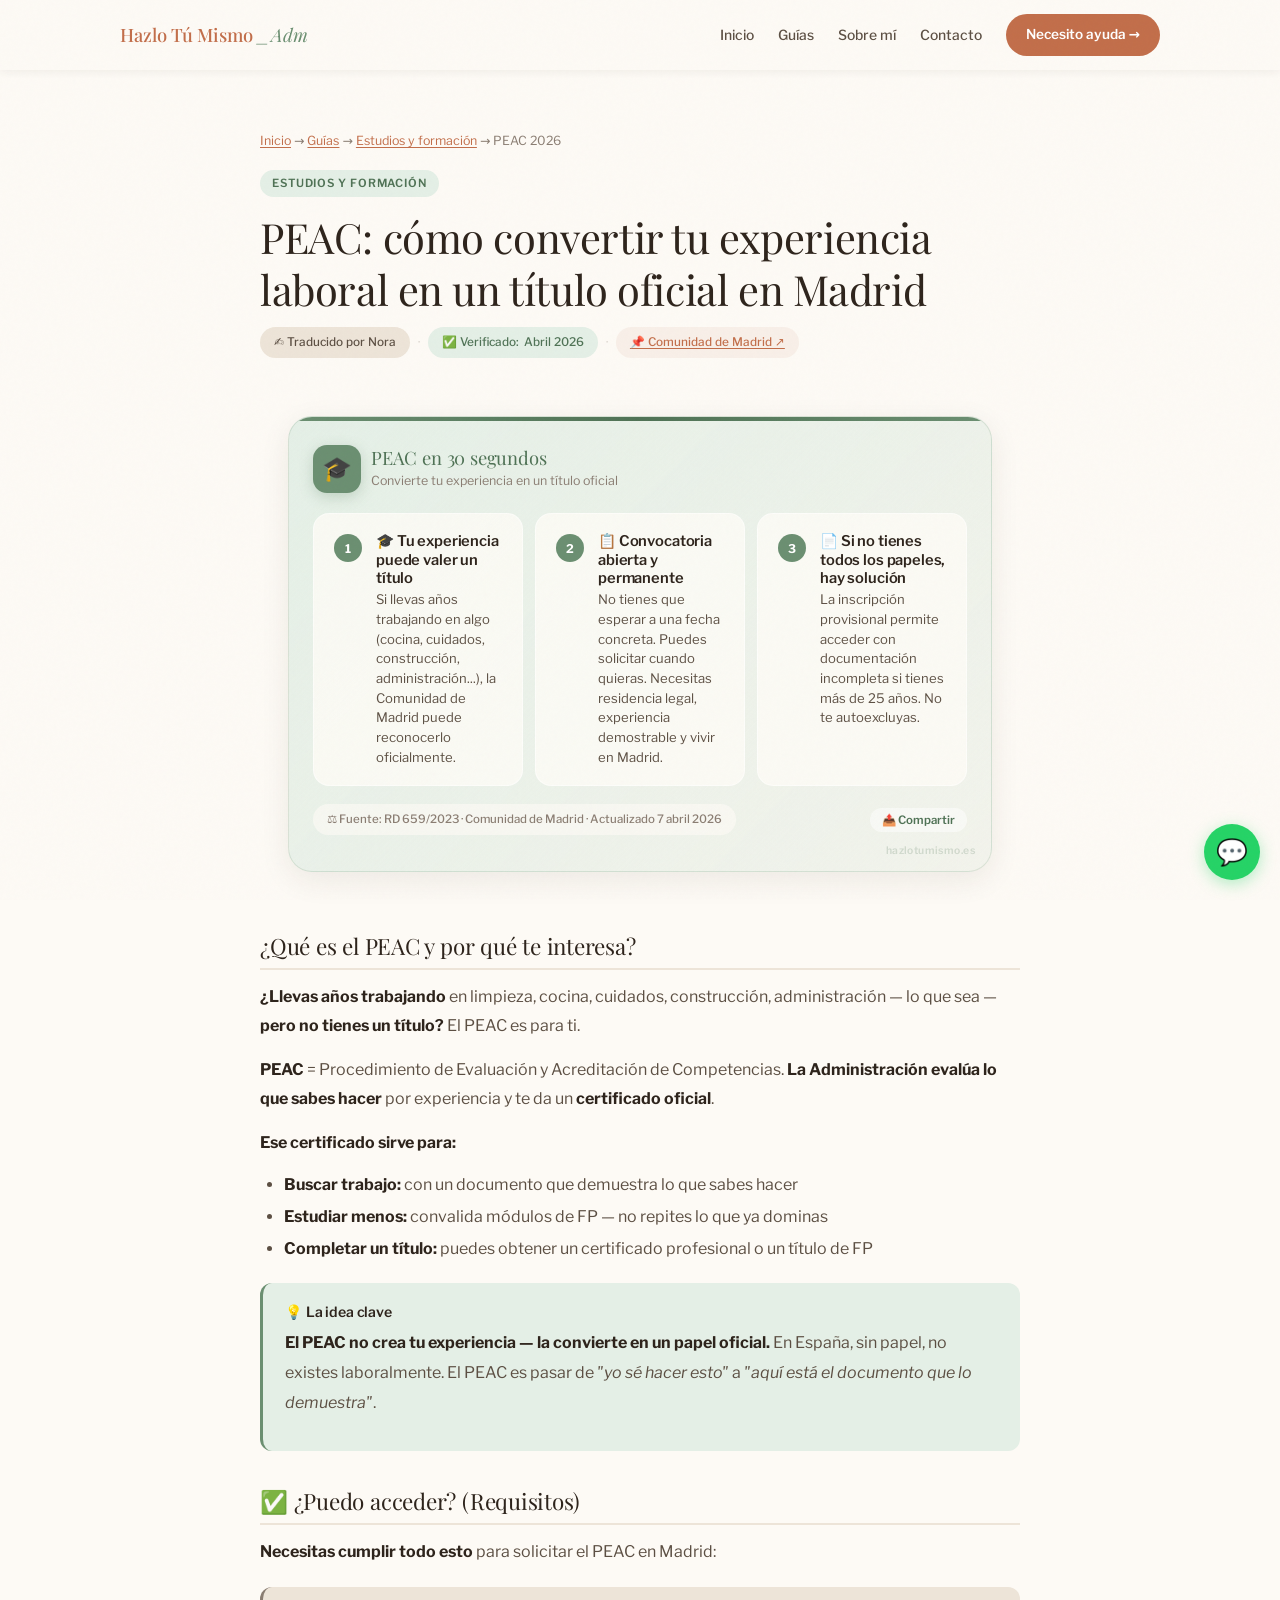
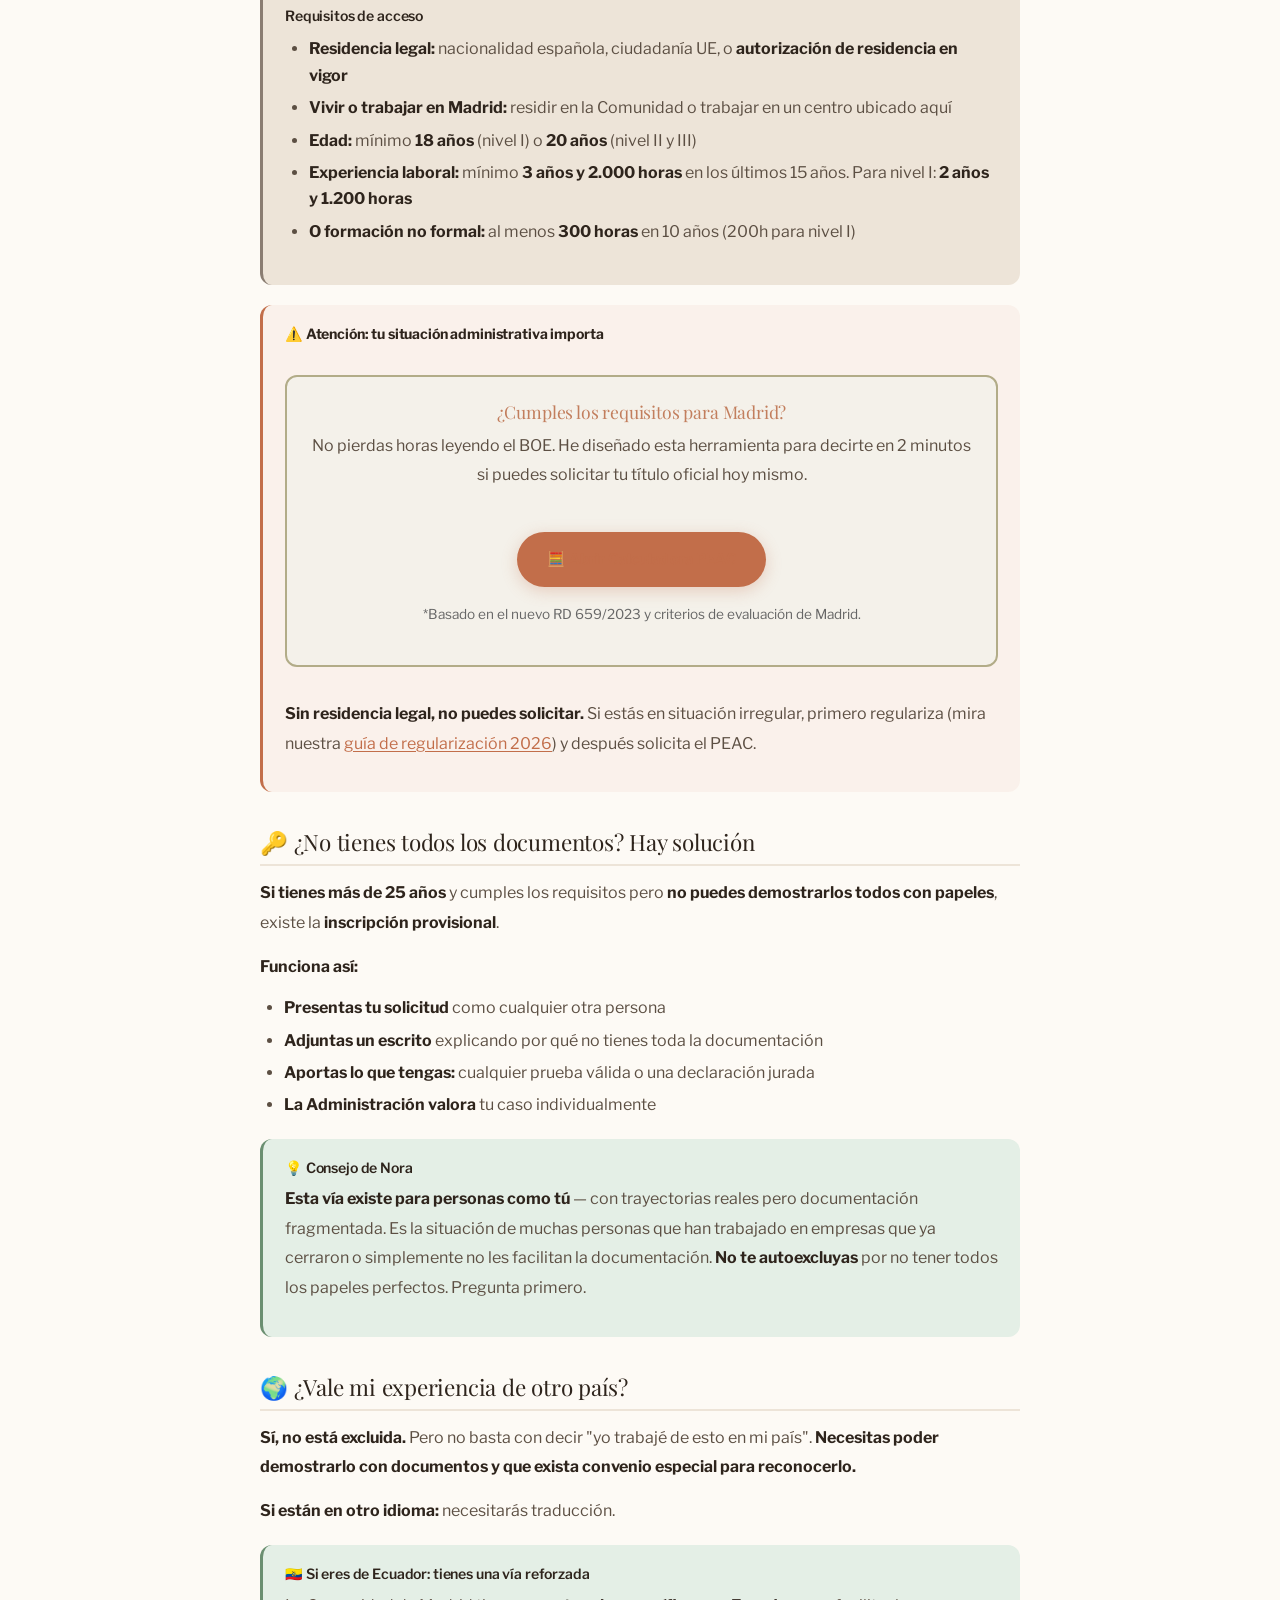
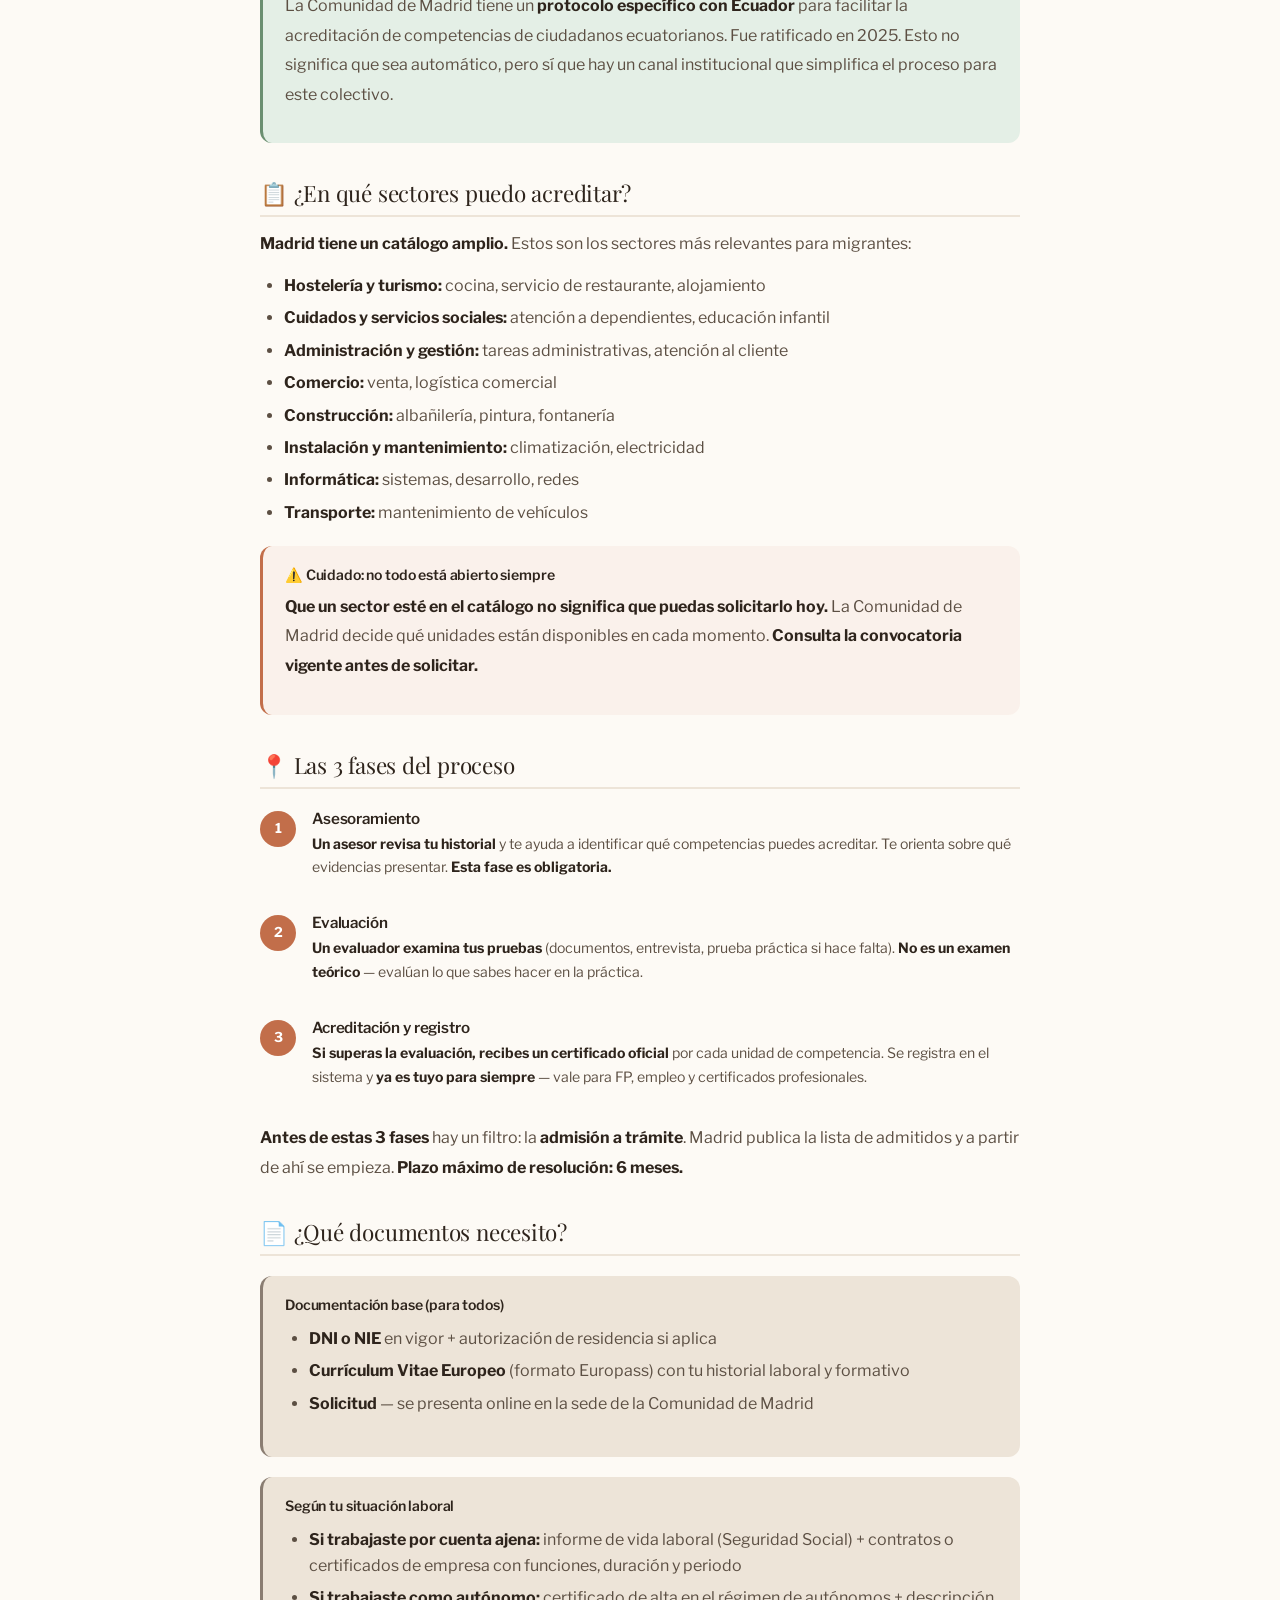
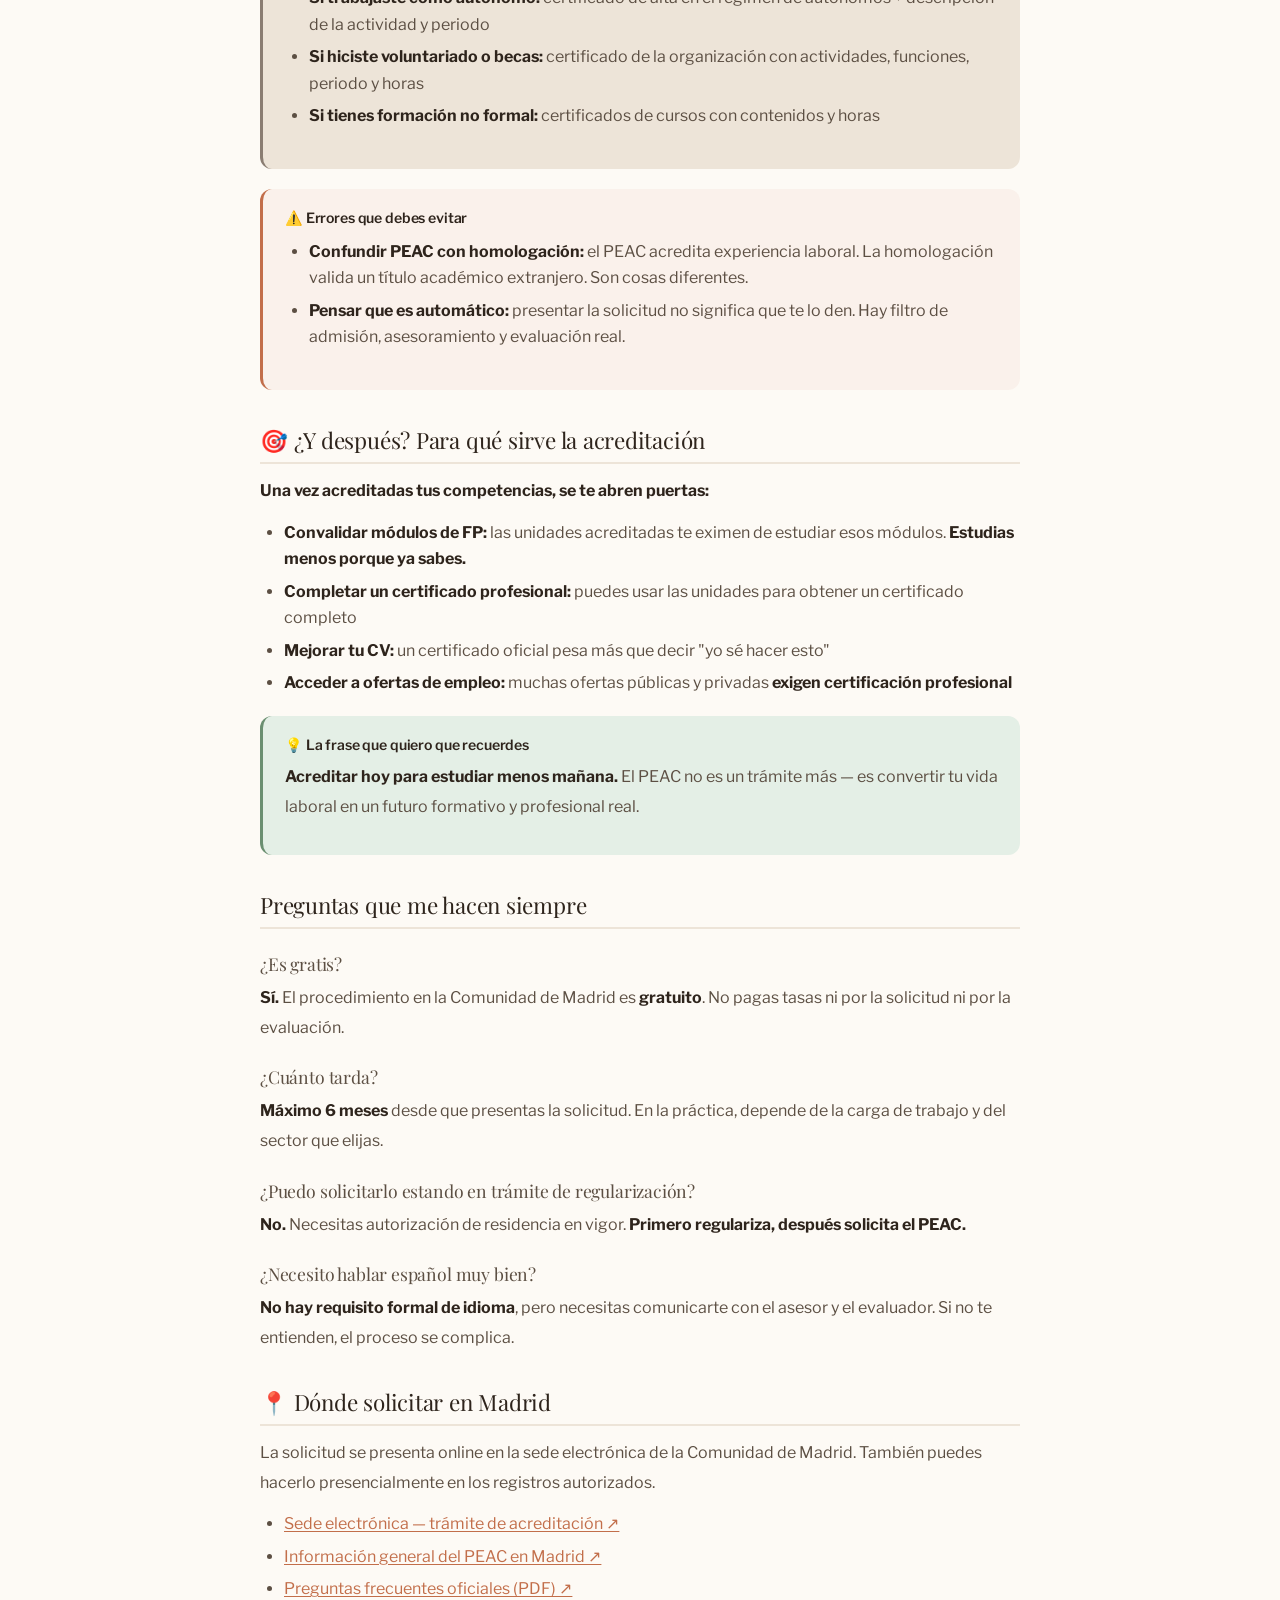
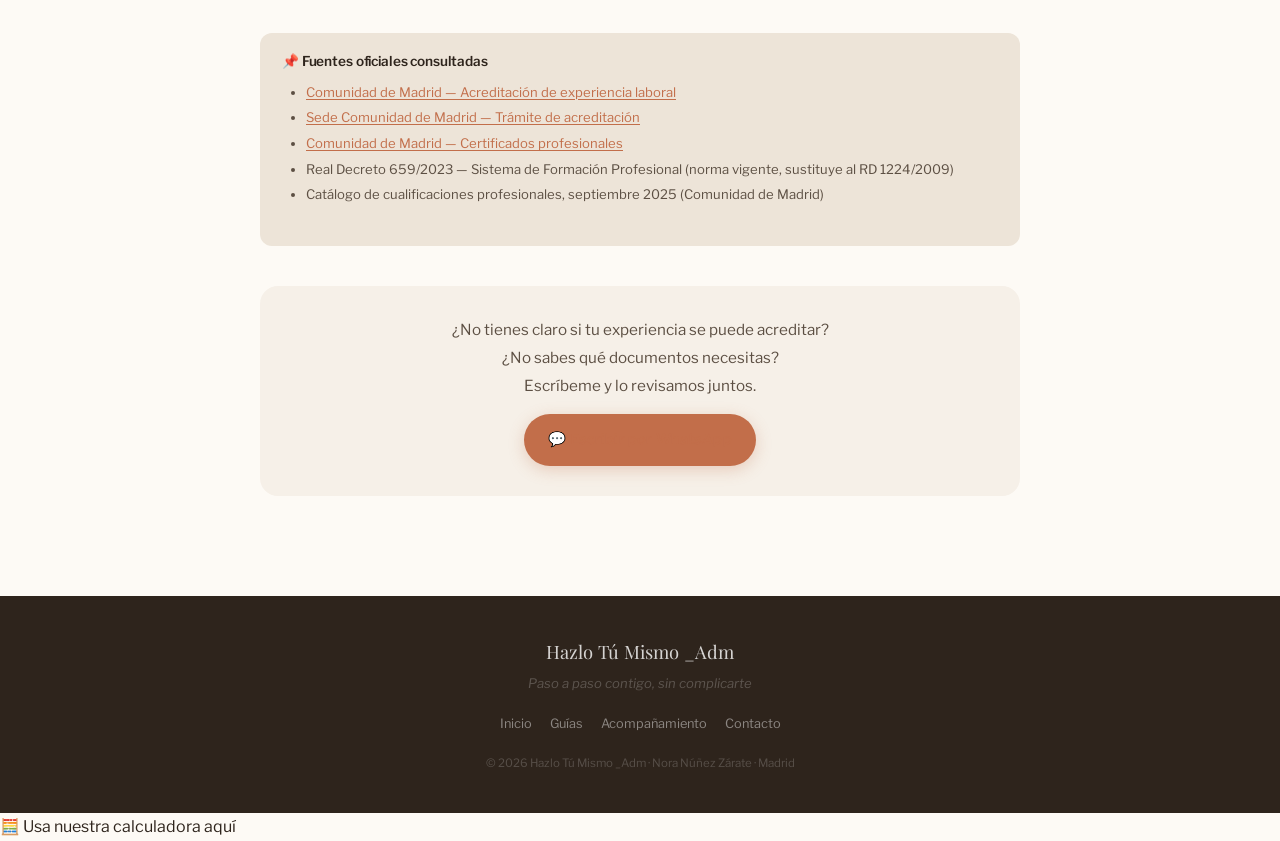
<file: guias/peac-acreditacion-experiencia-2026.html>
<!DOCTYPE html>
<html lang="es" dir="ltr">
<head>
<meta charset="UTF-8">
<meta name="viewport" content="width=device-width, initial-scale=1.0">
<title>PEAC 2026: cómo convertir tu experiencia laboral en un título oficial — Hazlo Tú Mismo</title>
<meta name="description" content="Guía del PEAC en Madrid: acredita tu experiencia laboral y consigue un certificado profesional oficial. Requisitos, documentos, fases y errores que evitar. Verificado 2026.">
<meta name="author" content="Nora Núñez Zárate">
<meta name="robots" content="index, follow">
<link rel="canonical" href="https://tramites-verificados.vercel.app/guias/peac-acreditacion-experiencia-2026.html">
<meta property="og:type" content="article">
<meta property="og:site_name" content="Hazlo Tú Mismo _Adm">
<meta property="og:title" content="PEAC 2026: convierte tu experiencia laboral en un título oficial">
<meta property="og:description" content="Si llevas años trabajando sin título, la Comunidad de Madrid puede reconocer oficialmente tu experiencia. Te explico cómo.">
<meta property="og:url" content="https://tramites-verificados.vercel.app/guias/peac-acreditacion-experiencia-2026.html">
<meta property="og:image" content="https://tramites-verificados.vercel.app/img/og-cover.jpg">
<meta property="og:locale" content="es_ES">
<meta property="article:published_time" content="2026-04-07">
<link rel="icon" type="image/svg+xml" href="data:image/svg+xml,<svg xmlns='http://www.w3.org/2000/svg' viewBox='0 0 100 100'><text y='.9em' font-size='90'>🎓</text></svg>">
<link rel="preconnect" href="https://fonts.googleapis.com">
<link rel="preconnect" href="https://fonts.gstatic.com" crossorigin>
<link href="https://fonts.googleapis.com/css2?family=Playfair+Display:ital,wght@0,400;0,500;0,600;1,400;1,500&family=Libre+Franklin:ital,wght@0,300;0,400;0,500;0,600;1,300;1,400&display=swap" rel="stylesheet">
<link rel="stylesheet" href="/style.css">

<script type="application/ld+json">
{
  "@context": "https://schema.org",
  "@type": "Article",
  "headline": "PEAC 2026: cómo convertir tu experiencia laboral en un título oficial en Madrid",
  "description": "Guía práctica del procedimiento de acreditación de competencias profesionales en la Comunidad de Madrid.",
  "author": { "@type": "Person", "name": "Nora Núñez Zárate" },
  "publisher": { "@type": "Organization", "name": "Hazlo Tú Mismo _Adm" },
  "datePublished": "2026-04-07",
  "dateModified": "2026-04-07",
  "mainEntityOfPage": "https://tramites-verificados.vercel.app/guias/peac-acreditacion-experiencia-2026.html",
  "inLanguage": "es"
}
</script>
</head>

<body class="ticker-closed">
<a href="#main-content" class="skip">Ir al contenido</a>

<header class="nav solid" id="nav" role="banner">
  <div class="nav__inner">
    <a href="/" class="nav__logo">Hazlo Tú Mismo <i>_Adm</i></a>
    <button class="nav__toggle" aria-label="Menú" aria-expanded="false" aria-controls="main-menu" id="menu-toggle"><span></span><span></span><span></span></button>
    <nav id="main-menu" class="nav__menu" aria-label="Navegación">
      <a href="/" class="nav__link">Inicio</a>
      <a href="/#guias" class="nav__link">Guías</a>
      <a href="/#sobre-mi" class="nav__link">Sobre mí</a>
      <a href="/#contacto" class="nav__link">Contacto</a>
      <a href="/#acompanamiento" class="nav__cta">Necesito ayuda →</a>
    </nav>
  </div>
</header>

<main id="main-content">
  <div class="guia">
    <header class="guia__header">
      <nav class="guia__breadcrumb" aria-label="Ruta">
        <a href="/">Inicio</a> → <a href="/#guias">Guías</a> → <a href="/#guias">Estudios y formación</a> → <span>PEAC 2026</span>
      </nav>

      <span class="guia__category">Estudios y formación</span>

      <h1>PEAC: cómo convertir tu experiencia laboral en un título oficial en Madrid</h1>

      <div class="byline" style="margin-top:12px">
        <span class="byline__tag byline__tag--author">✍️ Traducido por Nora</span>
        <span class="byline__sep">·</span>
        <span class="byline__tag byline__tag--verified">✅ Verificado: <time datetime="2026-04">Abril 2026</time></span>
        <span class="byline__sep">·</span>
        <span class="byline__tag byline__tag--source"><a href="https://www.comunidad.madrid/servicios/empleo/acreditacion-experiencia-laboral" target="_blank" rel="noopener">📌 Comunidad de Madrid ↗</a></span>
      </div>
    </header>

    <!-- RESUMEN TIKTOK -->
    <section class="section" style="padding-top:0;padding-bottom:24px">
      <div class="quick-summary" id="qs-container"></div>
    </section>

    <article class="guia__body">

      <!-- QUÉ ES -->
      <h2>¿Qué es el PEAC y por qué te interesa?</h2>
      <p><strong>¿Llevas años trabajando</strong> en limpieza, cocina, cuidados, construcción, administración — lo que sea — <strong>pero no tienes un título?</strong> El PEAC es para ti.</p>
      <p><strong>PEAC</strong> = Procedimiento de Evaluación y Acreditación de Competencias. <strong>La Administración evalúa lo que sabes hacer</strong> por experiencia y te da un <strong>certificado oficial</strong>.</p>
      <p><strong>Ese certificado sirve para:</strong></p>
      <ul>
        <li><strong>Buscar trabajo:</strong> con un documento que demuestra lo que sabes hacer</li>
        <li><strong>Estudiar menos:</strong> convalida módulos de FP — no repites lo que ya dominas</li>
        <li><strong>Completar un título:</strong> puedes obtener un certificado profesional o un título de FP</li>
      </ul>

      <div class="guia__box guia__box--tip">
        <h4>💡 La idea clave</h4>
        <p><strong>El PEAC no crea tu experiencia — la convierte en un papel oficial.</strong> En España, sin papel, no existes laboralmente. El PEAC es pasar de <em>"yo sé hacer esto"</em> a <em>"aquí está el documento que lo demuestra"</em>.</p>
      </div>

      <!-- PARA QUIÉN -->
      <h2>✅ ¿Puedo acceder? (Requisitos)</h2>
      <p><strong>Necesitas cumplir todo esto</strong> para solicitar el PEAC en Madrid:</p>

      <div class="guia__box guia__box--docs">
        <h4>Requisitos de acceso</h4>
        <ul>
          <li><strong>Residencia legal:</strong> nacionalidad española, ciudadanía UE, o <strong>autorización de residencia en vigor</strong></li>
          <li><strong>Vivir o trabajar en Madrid:</strong> residir en la Comunidad o trabajar en un centro ubicado aquí</li>
          <li><strong>Edad:</strong> mínimo <strong>18 años</strong> (nivel I) o <strong>20 años</strong> (nivel II y III)</li>
          <li><strong>Experiencia laboral:</strong> mínimo <strong>3 años y 2.000 horas</strong> en los últimos 15 años. Para nivel I: <strong>2 años y 1.200 horas</strong></li>
          <li><strong>O formación no formal:</strong> al menos <strong>300 horas</strong> en 10 años (200h para nivel I)</li>
        </ul>
      </div>

      <div class="guia__box guia__box--warning">
        <h4>⚠️<strong> Atención: tu situación administrativa importa</strong></h4>
        <div class="guia__box" style="background-color: #f4f1ea; border: 2px solid #b2ac88; padding: 24px; text-align: center; margin: 32px 0;">
        <h3 style="color: #c27e5d; margin-top: 0;">¿Cumples los requisitos para Madrid?</h3>
        <p>No pierdas horas leyendo el BOE. He diseñado esta herramienta para decirte en 2 minutos si puedes solicitar tu título oficial hoy mismo.</p>
        <br>
        <a href="peac-calculadora.html" class="btn btn--clay" style="text-decoration: none; display: inline-block; padding: 15px 30px; font-weight: bold;">🧮 Abrir Calculadora PEAC</a>
        <p style="font-size: 0.85rem; margin-top: 15px; color: #666;">*Basado en el nuevo RD 659/2023 y criterios de evaluación de Madrid.</p>
      </div>
        <p><strong>Sin residencia legal, no puedes solicitar.</strong> Si estás en situación irregular, primero regulariza (mira nuestra <a href="guias/regularizacion-2026.html">guía de regularización 2026</a>) y después solicita el PEAC.</p>
      </div>

      <!-- INSCRIPCIÓN PROVISIONAL -->
      <h2>🔑 ¿No tienes todos los documentos? Hay solución</h2>
      <p><strong>Si tienes más de 25 años</strong> y cumples los requisitos pero <strong>no puedes demostrarlos todos con papeles</strong>, existe la <strong>inscripción provisional</strong>.</p>
      <p><strong>Funciona así:</strong></p>
      <ul>
        <li><strong>Presentas tu solicitud</strong> como cualquier otra persona</li>
        <li><strong>Adjuntas un escrito</strong> explicando por qué no tienes toda la documentación</li>
        <li><strong>Aportas lo que tengas:</strong> cualquier prueba válida o una declaración jurada</li>
        <li><strong>La Administración valora</strong> tu caso individualmente</li>
      </ul>

      <div class="guia__box guia__box--tip">
        <h4>💡 Consejo de Nora</h4>
        <p><strong>Esta vía existe para personas como tú</strong> — con trayectorias reales pero documentación fragmentada. Es la situación de muchas personas que han trabajado en empresas que ya cerraron o simplemente no les facilitan la documentación. <strong>No te autoexcluyas</strong> por no tener todos los papeles perfectos. Pregunta primero.</p>
      </div>

      <!-- EXPERIENCIA EXTRANJERA -->
      <h2>🌍 ¿Vale mi experiencia de otro país?</h2>
      <p><strong>Sí, no está excluida.</strong> Pero no basta con decir "yo trabajé de esto en mi país". <strong>Necesitas poder demostrarlo con documentos y que exista convenio especial para reconocerlo.</strong></p>
     
            
      </ul>
      <p><strong>Si están en otro idioma:</strong> necesitarás traducción. </p>
      
      <!-- ACUERDO ECUADOR -->
      <div class="guia__box guia__box--tip">
        <h4>🇪🇨 Si eres de Ecuador: tienes una vía reforzada</h4>
        <p>La Comunidad de Madrid tiene un <strong>protocolo específico con Ecuador</strong> para facilitar la acreditación de competencias de ciudadanos ecuatorianos. Fue ratificado en 2025. Esto no significa que sea automático, pero sí que hay un canal institucional que simplifica el proceso para este colectivo.</p>
      </div>

      <!-- SECTORES -->
      <h2>📋 ¿En qué sectores puedo acreditar?</h2>
      <p><strong>Madrid tiene un catálogo amplio.</strong> Estos son los sectores más relevantes para migrantes:</p>
      <ul>
        <li><strong>Hostelería y turismo:</strong> cocina, servicio de restaurante, alojamiento</li>
        <li><strong>Cuidados y servicios sociales:</strong> atención a dependientes, educación infantil</li>
        <li><strong>Administración y gestión:</strong> tareas administrativas, atención al cliente</li>
        <li><strong>Comercio:</strong> venta, logística comercial</li>
        <li><strong>Construcción:</strong> albañilería, pintura, fontanería</li>
        <li><strong>Instalación y mantenimiento:</strong> climatización, electricidad</li>
        <li><strong>Informática:</strong> sistemas, desarrollo, redes</li>
        <li><strong>Transporte:</strong> mantenimiento de vehículos</li>
      </ul>

      <div class="guia__box guia__box--warning">
        <h4>⚠️ Cuidado: no todo está abierto siempre</h4>
        <p><strong>Que un sector esté en el catálogo no significa que puedas solicitarlo hoy.</strong> La Comunidad de Madrid decide qué unidades están disponibles en cada momento. <strong>Consulta la convocatoria vigente antes de solicitar.</strong></p>
      </div>

      <!-- FASES -->
      <h2>📍 Las 3 fases del proceso</h2>
      <div class="guia__steps">
        <div class="guia__step">
          <div class="guia__step-content">
            <h4>Asesoramiento</h4>
            <p><strong>Un asesor revisa tu historial</strong> y te ayuda a identificar qué competencias puedes acreditar. Te orienta sobre qué evidencias presentar. <strong>Esta fase es obligatoria.</strong></p>
          </div>
        </div>
        <div class="guia__step">
          <div class="guia__step-content">
            <h4>Evaluación</h4>
            <p><strong>Un evaluador examina tus pruebas</strong> (documentos, entrevista, prueba práctica si hace falta). <strong>No es un examen teórico</strong> — evalúan lo que sabes hacer en la práctica.</p>
          </div>
        </div>
        <div class="guia__step">
          <div class="guia__step-content">
            <h4>Acreditación y registro</h4>
            <p><strong>Si superas la evaluación, recibes un certificado oficial</strong> por cada unidad de competencia. Se registra en el sistema y <strong>ya es tuyo para siempre</strong> — vale para FP, empleo y certificados profesionales.</p>
          </div>
        </div>
      </div>
      <p><strong>Antes de estas 3 fases</strong> hay un filtro: la <strong>admisión a trámite</strong>. Madrid publica la lista de admitidos y a partir de ahí se empieza. <strong>Plazo máximo de resolución: 6 meses.</strong></p>

      <!-- DOCUMENTOS -->
      <h2>📄 ¿Qué documentos necesito?</h2>
      <div class="guia__box guia__box--docs">
        <h4>Documentación base (para todos)</h4>
        <ul>
          <li><strong>DNI o NIE</strong> en vigor + autorización de residencia si aplica</li>
          <li><strong>Currículum Vitae Europeo</strong> (formato Europass) con tu historial laboral y formativo</li>
          <li><strong>Solicitud</strong> — se presenta online en la sede de la Comunidad de Madrid</li>
        </ul>
      </div>

      <div class="guia__box guia__box--docs">
        <h4>Según tu situación laboral</h4>
        <ul>
          <li><strong>Si trabajaste por cuenta ajena:</strong> informe de vida laboral (Seguridad Social) + contratos o certificados de empresa con funciones, duración y periodo</li>
          <li><strong>Si trabajaste como autónomo:</strong> certificado de alta en el régimen de autónomos + descripción de la actividad y periodo</li>
          <li><strong>Si hiciste voluntariado o becas:</strong> certificado de la organización con actividades, funciones, periodo y horas</li>
          <li><strong>Si tienes formación no formal:</strong> certificados de cursos con contenidos y horas</li>
        </ul>
      </div>

      <!-- ERRORES -->
      <div class="guia__box guia__box--warning">
        <h4>⚠️ Errores que debes evitar</h4>
        <ul>
          <li><strong>Confundir PEAC con homologación:</strong> el PEAC acredita experiencia laboral. La homologación valida un título académico extranjero. Son cosas diferentes.</li>
          <li><strong>Pensar que es automático:</strong> presentar la solicitud no significa que te lo den. Hay filtro de admisión, asesoramiento y evaluación real.</li>
        </ul>
      </div>

      <!-- PARA QUÉ SIRVE DESPUÉS -->
      <h2>🎯 ¿Y después? Para qué sirve la acreditación</h2>
      <p><strong>Una vez acreditadas tus competencias, se te abren puertas:</strong></p>
      <ul>
        <li><strong>Convalidar módulos de FP:</strong> las unidades acreditadas te eximen de estudiar esos módulos. <strong>Estudias menos porque ya sabes.</strong></li>
        <li><strong>Completar un certificado profesional:</strong> puedes usar las unidades para obtener un certificado completo</li>
        <li><strong>Mejorar tu CV:</strong> un certificado oficial pesa más que decir "yo sé hacer esto"</li>
        <li><strong>Acceder a ofertas de empleo:</strong> muchas ofertas públicas y privadas <strong>exigen certificación profesional</strong></li>
      </ul>

      <div class="guia__box guia__box--tip">
        <h4>💡 La frase que quiero que recuerdes</h4>
        <p><strong>Acreditar hoy para estudiar menos mañana.</strong> El PEAC no es un trámite más — es convertir tu vida laboral en un futuro formativo y profesional real.</p>
      </div>

      <!-- PREGUNTAS -->
      <h2>Preguntas que me hacen siempre</h2>

      <h3>¿Es gratis?</h3>
      <p><strong>Sí.</strong> El procedimiento en la Comunidad de Madrid es <strong>gratuito</strong>. No pagas tasas ni por la solicitud ni por la evaluación.</p>

      <h3>¿Cuánto tarda?</h3>
      <p><strong>Máximo 6 meses</strong> desde que presentas la solicitud. En la práctica, depende de la carga de trabajo y del sector que elijas.</p>

      <h3>¿Puedo solicitarlo estando en trámite de regularización?</h3>
      <p><strong>No.</strong> Necesitas autorización de residencia en vigor. <strong>Primero regulariza, después solicita el PEAC.</strong></p>

      <h3>¿Necesito hablar español muy bien?</h3>
      <p><strong>No hay requisito formal de idioma</strong>, pero necesitas comunicarte con el asesor y el evaluador. Si no te entienden, el proceso se complica.</p>

      <!-- DÓNDE -->
      <h2>📍 Dónde solicitar en Madrid</h2>
      <p>La solicitud se presenta online en la sede electrónica de la Comunidad de Madrid. También puedes hacerlo presencialmente en los registros autorizados.</p>
      <ul>
        <li><a href="https://sede.comunidad.madrid/node/212634" target="_blank" rel="noopener">Sede electrónica — trámite de acreditación ↗</a></li>
        <li><a href="https://www.comunidad.madrid/servicios/empleo/acreditacion-experiencia-laboral" target="_blank" rel="noopener">Información general del PEAC en Madrid ↗</a></li>
        <li><a href="https://www.comunidad.madrid/sites/default/files/preguntas_frecuentes_acreditacion_de_competencias.pdf" target="_blank" rel="noopener">Preguntas frecuentes oficiales (PDF) ↗</a></li>
      </ul>

      <!-- FUENTES -->
      <div class="guia__sources">
        <h4>📌 Fuentes oficiales consultadas</h4>
        <ul>
          <li><a href="https://www.comunidad.madrid/servicios/empleo/acreditacion-experiencia-laboral" target="_blank" rel="noopener">Comunidad de Madrid — Acreditación de experiencia laboral</a></li>
          <li><a href="https://sede.comunidad.madrid/node/212634" target="_blank" rel="noopener">Sede Comunidad de Madrid — Trámite de acreditación</a></li>
          <li><a href="https://www.comunidad.madrid/servicios/empleo/certificados-profesionales" target="_blank" rel="noopener">Comunidad de Madrid — Certificados profesionales</a></li>
          <li>Real Decreto 659/2023 — Sistema de Formación Profesional (norma vigente, sustituye al RD 1224/2009)</li>
          <li>Catálogo de cualificaciones profesionales, septiembre 2025 (Comunidad de Madrid)</li>
        </ul>
      </div>

      <!-- CTA -->
      <div class="guia__cta">
        <p>¿No tienes claro si tu experiencia se puede acreditar?<br>¿No sabes qué documentos necesitas?<br>Escríbeme y lo revisamos juntos.</p>
        <a href="https://wa.me/34697154442" class="btn btn--clay" target="_blank" rel="noopener">💬 Escribir por WhatsApp</a>
      </div>

    </article>
  </div>
</main>

<footer class="footer">
  <div class="footer__logo">Hazlo Tú Mismo _Adm</div>
  <div class="footer__slogan">Paso a paso contigo, sin complicarte</div>
  <nav class="footer__links"><a href="/">Inicio</a><a href="/#guias">Guías</a><a href="/#acompanamiento">Acompañamiento</a><a href="/#contacto">Contacto</a></nav>
  <p class="footer__copy">© 2026 Hazlo Tú Mismo _Adm · Nora Núñez Zárate · Madrid</p>
</footer>
<a href="https://wa.me/34697154442" class="wa-float" target="_blank" rel="noopener" aria-label="WhatsApp">💬<span class="wa-float__sr">WhatsApp</span></a>

<script>
const WEB_DATA = {
  resumen: {
    titulo: "PEAC en 30 segundos",
    subtitulo: "Convierte tu experiencia en un título oficial",
    fuente: "RD 659/2023 · Comunidad de Madrid",
    fechaActualizacion: "7 abril 2026",
    puntos: [
      { titulo: "🎓 Tu experiencia puede valer un título", desc: "Si llevas años trabajando en algo (cocina, cuidados, construcción, administración...), la Comunidad de Madrid puede reconocerlo oficialmente." },
      { titulo: "📋 Convocatoria abierta y permanente", desc: "No tienes que esperar a una fecha concreta. Puedes solicitar cuando quieras. Necesitas residencia legal, experiencia demostrable y vivir en Madrid." },
      { titulo: "📄 Si no tienes todos los papeles, hay solución", desc: "La inscripción provisional permite acceder con documentación incompleta si tienes más de 25 años. No te autoexcluyas." },
    ]
  }
};
</script>
<!-- ═══════════ CTAs ═══════════ -->

<div class="cta-group">

    <a href="peac-calculadora.html" class="cta cta--secondary">🧮 Usa nuestra calculadora aquí</a>

</div><script defer>
  
(function(){
  const R = WEB_DATA.resumen;
  const qsEl = document.getElementById('qs-container');
  if (!qsEl || !R) return;
  let h = `<div class="qs__header"><div class="qs__icon">🎓</div><div class="qs__header-text"><h2>${R.titulo}</h2><p>${R.subtitulo}</p></div></div><div class="qs__points" role="list">`;
  R.puntos.forEach((p,i) => { h += `<div class="qs__point" role="listitem"><span class="qs__point-num">${i+1}</span><div class="qs__point-text"><h3>${p.titulo}</h3><p>${p.desc}</p></div></div>`; });
  h += `</div><div class="qs__footer"><span class="qs__source">⚖️ Fuente: ${R.fuente} · Actualizado ${R.fechaActualizacion}</span>`;
  h += `<button class="qs__share" onclick="navigator.share?.({title:document.title,url:location.href}).catch(()=>{})">📤 Compartir</button></div>`;
  qsEl.innerHTML = h;
  const t=document.getElementById('menu-toggle'),m=document.getElementById('main-menu');
  if(t){t.addEventListener('click',()=>{const o=m.classList.toggle('open');t.setAttribute('aria-expanded',o)});m.querySelectorAll('a').forEach(a=>a.addEventListener('click',()=>{m.classList.remove('open');t.setAttribute('aria-expanded','false')}))}
})();
</script>

</body>
</html>
</file>
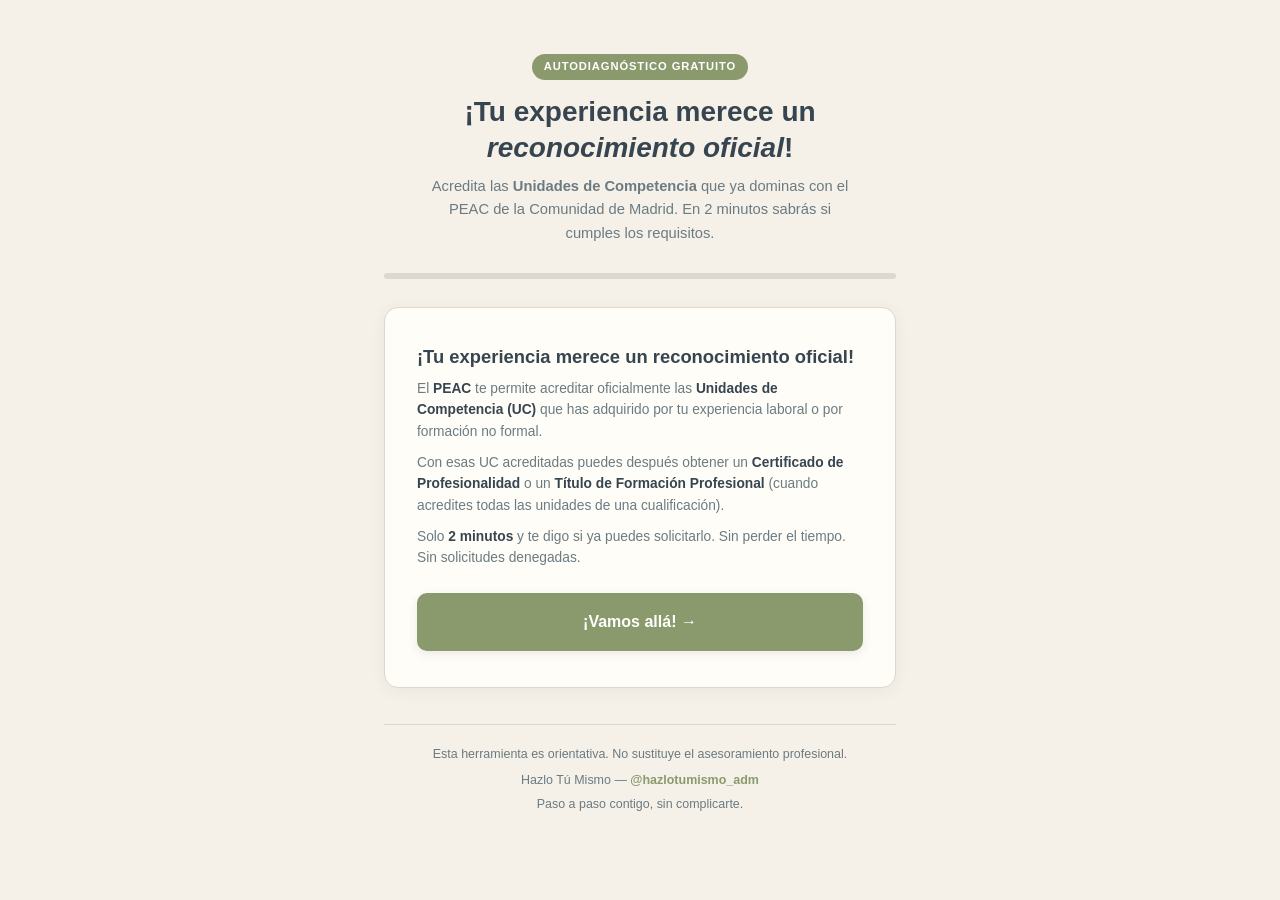
<file: guias/peac-calculadora.html>
<!DOCTYPE html>
<html lang="es">
<head>
<meta charset="UTF-8">
<meta name="viewport" content="width=device-width, initial-scale=1.0">
<title>¿Puedo acceder al PEAC? — Autodiagnóstico</title>
<style>
/* ============================================
   PEAC AUTODIAGNÓSTICO — Calculadora Web
   Hazlo Tú Mismo (@hazlotumismo_adm)
   ============================================ */

/* --- RESET & BASE --- */
*, *::before, *::after {
  box-sizing: border-box;
  margin: 0;
  padding: 0;
}

:root {
  /* --- Paleta Nature Tech --- */
  --color-bg: #F5F0E8;              /* Crema cálido */
  --color-surface: #FFFDF7;          /* Blanco cálido para cards */
  --color-text: #36454F;             /* Charcoal */
  --color-text-soft: #6B7B82;        /* Charcoal suave */
  --color-accent: #8A9A6D;           /* Sage (botones, barra progreso) */
  --color-accent-hover: #748557;     /* Sage oscuro */
  --color-green: #6B8F4E;            /* Verde apto */
  --color-green-bg: #EFF5E8;         /* Fondo verde suave */
  --color-green-border: #C5D9AB;     /* Borde verde */
  --color-yellow: #A07830;           /* Ámbar cálido (vía formativa) */
  --color-yellow-bg: #FDF6E8;        /* Fondo ámbar suave */
  --color-yellow-border: #E5CFA0;    /* Borde ámbar */
  --color-red: #C27E5D;              /* Clay / terracota suave */
  --color-red-bg: #FDF0EA;           /* Fondo terracota suave */
  --color-red-border: #E4B89E;       /* Borde terracota */
  --color-border: #DDD8CE;           /* Borde general crema */
  --color-info-bg: #EEF2E8;          /* Info box verde suave */
  --color-info-border: #C5D4B5;      /* Borde info */
  --radius: 14px;
  --radius-sm: 10px;
  --shadow-card: 0 3px 16px rgba(54,69,79,0.06);
  --shadow-button: 0 3px 10px rgba(54,69,79,0.10);
  --font-body: 'Segoe UI', -apple-system, BlinkMacSystemFont, sans-serif;
  --transition: 0.25s ease;
}

html {
  font-size: 16px;
  -webkit-text-size-adjust: 100%;
}

body {
  font-family: var(--font-body);
  background: var(--color-bg);
  color: var(--color-text);
  line-height: 1.6;
  min-height: 100vh;
  padding: 0;
}

/* --- LAYOUT --- */
.app-wrapper {
  max-width: 560px;
  margin: 0 auto;
  padding: 20px 16px 40px;
  min-height: 100vh;
}

/* --- HEADER --- */
.app-header {
  text-align: center;
  margin-bottom: 28px;
  padding-top: 12px;
}

.app-header__badge {
  display: inline-block;
  background: var(--color-accent);
  color: #fff;
  font-size: 0.7rem;
  font-weight: 700;
  letter-spacing: 0.08em;
  text-transform: uppercase;
  padding: 4px 12px;
  border-radius: 20px;
  margin-bottom: 14px;
}

.app-header h1 {
  font-size: 1.55rem;
  font-weight: 700;
  line-height: 1.3;
  color: var(--color-text);
  margin-bottom: 8px;
}

.app-header p {
  font-size: 0.92rem;
  color: var(--color-text-soft);
  max-width: 420px;
  margin: 0 auto;
}

/* --- PROGRESS BAR --- */
.progress-bar {
  width: 100%;
  height: 6px;
  background: var(--color-border);
  border-radius: 3px;
  margin-bottom: 28px;
  overflow: hidden;
}

.progress-bar__fill {
  height: 100%;
  background: var(--color-accent);
  border-radius: 3px;
  transition: width 0.5s ease;
  width: 0%;
}

/* --- STEP COUNTER --- */
.step-counter {
  font-size: 0.78rem;
  color: var(--color-text-soft);
  text-align: center;
  margin-bottom: 20px;
  font-weight: 600;
  letter-spacing: 0.02em;
}

/* --- CARD (cada pantalla) --- */
.card {
  background: var(--color-surface);
  border: 1px solid var(--color-border);
  border-radius: var(--radius);
  padding: 28px 24px;
  box-shadow: var(--shadow-card);
  animation: fadeSlideIn 0.35s ease;
}

@keyframes fadeSlideIn {
  from { opacity: 0; transform: translateY(16px); }
  to   { opacity: 1; transform: translateY(0); }
}

.card__question {
  font-size: 1.15rem;
  font-weight: 700;
  line-height: 1.4;
  margin-bottom: 8px;
  color: var(--color-text);
}

.card__help {
  font-size: 0.86rem;
  color: var(--color-text-soft);
  margin-bottom: 24px;
  line-height: 1.55;
}

.card__help strong {
  color: var(--color-text);
  font-weight: 600;
}

/* --- INFO BOX (dentro de preguntas) --- */
.info-box {
  background: var(--color-info-bg);
  border: 1px solid var(--color-info-border);
  border-radius: var(--radius-sm);
  padding: 14px 16px;
  margin-bottom: 20px;
  font-size: 0.84rem;
  line-height: 1.55;
  color: var(--color-text);
}

.info-box__icon {
  margin-right: 6px;
}

/* --- BUTTONS --- */
.btn-group {
  display: flex;
  flex-direction: column;
  gap: 12px;
}

.btn {
  display: block;
  width: 100%;
  padding: 16px 20px;
  font-size: 1rem;
  font-weight: 600;
  font-family: var(--font-body);
  border: 2px solid var(--color-border);
  border-radius: var(--radius-sm);
  background: var(--color-surface);
  color: var(--color-text);
  cursor: pointer;
  transition: all var(--transition);
  text-align: left;
  line-height: 1.4;
}

.btn:hover {
  border-color: var(--color-accent);
  background: var(--color-info-bg);
}

.btn:active {
  transform: scale(0.98);
}

.btn--primary {
  background: var(--color-accent);
  border-color: var(--color-accent);
  color: #fff;
  text-align: center;
  box-shadow: var(--shadow-button);
}

.btn--primary:hover {
  background: var(--color-accent-hover);
  border-color: var(--color-accent-hover);
}

.btn--small {
  font-size: 0.88rem;
  padding: 10px 16px;
  text-align: center;
  margin-top: 8px;
}

.btn--back {
  background: transparent;
  border: none;
  color: var(--color-text-soft);
  font-size: 0.85rem;
  font-weight: 600;
  padding: 10px 0;
  cursor: pointer;
  text-align: center;
  margin-top: 12px;
  font-family: var(--font-body);
}

.btn--back:hover {
  color: var(--color-text);
}

/* --- INPUT NUMÉRICO --- */
.input-group {
  margin-bottom: 20px;
}

.input-group label {
  display: block;
  font-size: 0.86rem;
  font-weight: 600;
  color: var(--color-text-soft);
  margin-bottom: 8px;
}

.input-group input,
.input-group select {
  width: 100%;
  padding: 14px 16px;
  font-size: 1rem;
  font-family: var(--font-body);
  border: 2px solid var(--color-border);
  border-radius: var(--radius-sm);
  background: var(--color-surface);
  color: var(--color-text);
  transition: border-color var(--transition);
  -webkit-appearance: none;
}

.input-group input:focus,
.input-group select:focus {
  outline: none;
  border-color: var(--color-accent);
}

.input-group select {
  background-image: url("data:image/svg+xml,%3Csvg xmlns='http://www.w3.org/2000/svg' width='12' height='8'%3E%3Cpath d='M1 1l5 5 5-5' stroke='%236B6560' stroke-width='2' fill='none'/%3E%3C/svg%3E");
  background-repeat: no-repeat;
  background-position: right 16px center;
  padding-right: 40px;
}

/* --- RESULTADO FINAL --- */
.result {
  border-radius: var(--radius);
  padding: 28px 24px;
  animation: fadeSlideIn 0.4s ease;
}

.result--green {
  background: var(--color-green-bg);
  border: 2px solid var(--color-green-border);
}

.result--yellow {
  background: var(--color-yellow-bg);
  border: 2px solid var(--color-yellow-border);
}

.result--red {
  background: var(--color-red-bg);
  border: 2px solid var(--color-red-border);
}

.result__icon {
  font-size: 2.4rem;
  margin-bottom: 12px;
}

.result__title {
  font-size: 1.25rem;
  font-weight: 700;
  margin-bottom: 12px;
  line-height: 1.3;
}

.result--green .result__title { color: var(--color-green); }
.result--yellow .result__title { color: var(--color-yellow); }
.result--red .result__title { color: var(--color-red); }

.result__body {
  font-size: 0.92rem;
  line-height: 1.65;
  color: var(--color-text);
}

.result__body p {
  margin-bottom: 12px;
}

.result__body strong {
  font-weight: 700;
}

.result__next {
  margin-top: 20px;
  padding: 16px;
  background: rgba(255,255,255,0.7);
  border-radius: var(--radius-sm);
  border: 1px solid rgba(0,0,0,0.06);
}

.result__next-title {
  font-size: 0.82rem;
  font-weight: 700;
  text-transform: uppercase;
  letter-spacing: 0.04em;
  margin-bottom: 8px;
  color: var(--color-text-soft);
}

.result__next ol {
  padding-left: 20px;
  font-size: 0.88rem;
  line-height: 1.7;
}

.result__next ol li {
  margin-bottom: 4px;
}

/* --- FOOTER --- */
.app-footer {
  text-align: center;
  margin-top: 36px;
  padding-top: 20px;
  border-top: 1px solid var(--color-border);
  font-size: 0.78rem;
  color: var(--color-text-soft);
  line-height: 1.6;
}

.app-footer a {
  color: var(--color-accent);
  text-decoration: none;
  font-weight: 600;
}

.app-footer a:hover {
  text-decoration: underline;
}

/* --- HIDDEN --- */
.hidden {
  display: none !important;
}

/* --- RESPONSIVE --- */
@media (min-width: 600px) {
  .app-wrapper {
    padding: 40px 24px 60px;
  }
  .app-header h1 {
    font-size: 1.75rem;
  }
  .card {
    padding: 36px 32px;
  }
}
</style>
</head>
<body>

<div class="app-wrapper" id="app">

  <!-- HEADER -->
  <header class="app-header">
    <span class="app-header__badge"><strong>Autodiagnóstico gratuito</strong> </span>
    <h1>¡Tu experiencia merece un <em>reconocimiento oficial</em>!</h1>
    <p>Acredita las <strong>Unidades de Competencia</strong> que ya dominas con el PEAC de la Comunidad de Madrid. En 2 minutos sabrás si cumples los requisitos.</p>
  </header>

  <!-- BARRA DE PROGRESO -->
  <div class="progress-bar">
    <div class="progress-bar__fill" id="progressFill"></div>
  </div>

  <!-- CONTADOR DE PASO -->
  <div class="step-counter" id="stepCounter"></div>

  <!-- CONTENEDOR DE PANTALLAS -->
  <div id="screenContainer"></div>

  <!-- FOOTER -->
  <footer class="app-footer">
    <p>Esta herramienta es orientativa. No sustituye el asesoramiento profesional.</p>
    <p style="margin-top:6px;">
      Hazlo Tú Mismo — <a href="https://www.instagram.com/hazlotumismo_adm/" target="_blank" rel="noopener">@hazlotumismo_adm</a>
    </p>
    <p style="margin-top:4px;">Paso a paso contigo, sin complicarte.</p>
  </footer>
</div>

<script>
/* ============================================
   PEAC AUTODIAGNÓSTICO — Lógica principal
   ============================================ */

(function() {
  'use strict';

  // ---- ESTADO ----
  const state = {
    currentStep: 0,
    history: [],     // pila para el botón "Atrás"
    answers: {},     // respuestas del usuario
    totalSteps: 7    // estimación para la barra (se ajusta dinámicamente)
  };

  // ---- REFERENCIAS DOM ----
  const container = document.getElementById('screenContainer');
  const progressFill = document.getElementById('progressFill');
  const stepCounter = document.getElementById('stepCounter');

  // ---- UTILIDADES ----
  function updateProgress(step, total) {
    const pct = Math.min(Math.round((step / total) * 100), 100);
    progressFill.style.width = pct + '%';
    if (step > 0 && step <= total) {
      stepCounter.textContent = 'Paso ' + step + ' de ' + total;
      stepCounter.classList.remove('hidden');
    } else {
      stepCounter.classList.add('hidden');
    }
  }

  function render(html, step, total) {
    container.innerHTML = '';
    const div = document.createElement('div');
    div.innerHTML = html;
    container.appendChild(div);
    if (step !== undefined && total !== undefined) {
      updateProgress(step, total);
    }
  }

  function goBack() {
    if (state.history.length > 0) {
      const prev = state.history.pop();
      prev();
    }
  }

  function backButton() {
    if (state.history.length > 0) {
      return '<button class="btn--back" onclick="window.__peac_back()">← Atrás</button>';
    }
    return '';
  }

  // Exponer función de "atrás" globalmente
  window.__peac_back = goBack;

  // ---- PANTALLA 0: INTRO ----
  function showIntro() {
    state.history = [];
    state.answers = {};
    updateProgress(0, 1);
    stepCounter.classList.add('hidden');

    render(`
      <div class="card">
        <p class="card__question">¡Tu experiencia merece un reconocimiento oficial!</p>
        <div class="card__help">
          <p>El <strong>PEAC</strong> te permite acreditar oficialmente las <strong>Unidades de Competencia (UC)</strong> que has adquirido por tu experiencia laboral o por formación no formal.</p>
          <p style="margin-top:10px;">Con esas UC acreditadas puedes después obtener un <strong>Certificado de Profesionalidad</strong> o un <strong>Título de Formación Profesional</strong> (cuando acredites todas las unidades de una cualificación).</p>
          <p style="margin-top:10px;">Solo <strong>2 minutos</strong> y te digo si ya puedes solicitarlo. Sin perder el tiempo. Sin solicitudes denegadas.</p>
        </div>
        <button class="btn btn--primary" onclick="window.__peac_step_territory()">¡Vamos allá! →</button>
      </div>
    `);
  }

  // ---- PASO 0.5: FILTRO TERRITORIAL (COMUNIDAD DE MADRID) ----
  window.__peac_step_territory = function() {
    state.history.push(showIntro);
    render(`
      <div class="card">
        <p class="card__question">¿Resides o trabajas actualmente en la Comunidad de Madrid?</p>
        <div class="card__help">Este simulador está basado en la normativa de la Comunidad de Madrid. Cada comunidad autónoma gestiona el PEAC de forma independiente.</div>
        <div class="btn-group">
          <button class="btn" onclick="window.__peac_territory(true)">Sí, vivo o trabajo en Madrid</button>
          <button class="btn" onclick="window.__peac_territory(false)">No, estoy en otra comunidad</button>
        </div>
        ${backButton()}
      </div>
    `, 1, 9);
  };

  window.__peac_territory = function(isMadrid) {
    state.answers.isMadrid = isMadrid;
    if (!isMadrid) {
      showResultNotMadrid();
    } else {
      window.__peac_step_specialty();
    }
  };

  function showResultNotMadrid() {
    state.history.push(window.__peac_step_territory);
    updateProgress(9, 9);
    stepCounter.classList.add('hidden');
    render(`
      <div class="result result--yellow">
        <div class="result__icon">📍</div>
        <div class="result__title">Este simulador es solo para la Comunidad de Madrid</div>
        <div class="result__body">
          <p>Cada comunidad autónoma tiene su propia convocatoria PEAC con requisitos y plazos que pueden variar.</p>
          <p>Los requisitos generales son parecidos, pero los detalles (dónde presentar, documentación, familias profesionales disponibles) cambian de una comunidad a otra.</p>
          <div class="result__next">
            <div class="result__next-title">¿Qué puedes hacer?</div>
            <ol>
              <li>Busca "PEAC + tu comunidad autónoma" en Google para encontrar la convocatoria de tu zona.</li>
              <li>Consulta la web del SEPE o del Ministerio de Educación para ver el estado de las convocatorias.</li>
              <li>Si te mudas a Madrid o trabajas aquí, vuelve y repite el diagnóstico.</li>
            </ol>
          </div>
        </div>
      </div>
      <button class="btn btn--small" onclick="window.__peac_restart()" style="margin-top:16px;">Volver a empezar</button>
    `);
  }

  // ---- PASO 2: ESPECIALIDAD / FAMILIA PROFESIONAL ----
  window.__peac_step_specialty = function() {
    state.history.push(window.__peac_step_territory);
    render(`
      <div class="card">
        <p class="card__question">¿En qué quieres acreditarte?</p>
        <div class="card__help">
          Elige tu <strong>familia profesional</strong>. Son las cualificaciones más solicitadas del PEAC en Madrid. A partir de aquí, todo el cálculo será específico para ese oficio.
        </div>
        <div class="btn-group">
          <button class="btn" onclick="window.__peac_specialty('hosteleria')">
            <div style="font-weight:700;">🍳 Hostelería</div>
            <div style="font-size:0.82rem; color:var(--color-text-soft); margin-top:3px; font-weight:400;">Cocina · Camarero/a · Bar · Cafetería · Pastelería</div>
          </button>

          <button class="btn" onclick="window.__peac_specialty('sociosanitario')">
            <div style="font-weight:700;">🏥 Atención Sociosanitaria</div>
            <div style="font-size:0.82rem; color:var(--color-text-soft); margin-top:3px; font-weight:400;">Cuidado a domicilio · Residencias · Personas dependientes</div>
          </button>

          <button class="btn" onclick="window.__peac_specialty('imagen')">
            <div style="font-weight:700;">💅 Imagen Personal</div>
            <div style="font-size:0.82rem; color:var(--color-text-soft); margin-top:3px; font-weight:400;">Peluquería · Estética · Uñas · Maquillaje · Depilación</div>
          </button>

          <button class="btn" onclick="window.__peac_specialty('admin')">
            <div style="font-weight:700;">📊 Administración y Gestión</div>
            <div style="font-size:0.82rem; color:var(--color-text-soft); margin-top:3px; font-weight:400;">Recepción · Atención al cliente · Gestión administrativa</div>
          </button>

          <button class="btn" onclick="window.__peac_specialty('comercio')">
            <div style="font-weight:700;">🛍️ Comercio y Ventas</div>
            <div style="font-size:0.82rem; color:var(--color-text-soft); margin-top:3px; font-weight:400;">Dependiente/a · Caja · Reposición · Atención al cliente</div>
          </button>

          <button class="btn" onclick="window.__peac_specialty('almacen')">
            <div style="font-weight:700;">📦 Almacén y Logística</div>
            <div style="font-size:0.82rem; color:var(--color-text-soft); margin-top:3px; font-weight:400;">Carretillero/a · Mozo/a de almacén · Preparación pedidos</div>
          </button>

          <button class="btn" onclick="window.__peac_specialty('limpieza')">
            <div style="font-weight:700;">🧹 Limpieza y Empleo Doméstico</div>
            <div style="font-size:0.82rem; color:var(--color-text-soft); margin-top:3px; font-weight:400;">Limpieza de edificios · Empleo del hogar · Lavandería</div>
          </button>

          <button class="btn" onclick="window.__peac_specialty('educacion')">
            <div style="font-weight:700;">👶 Servicios a la Comunidad</div>
            <div style="font-size:0.82rem; color:var(--color-text-soft); margin-top:3px; font-weight:400;">Educación infantil · Tiempo libre · Mediación</div>
          </button>

          <button class="btn" onclick="window.__peac_specialty('otro')">
            <div style="font-weight:700;">🔧 Otra familia profesional</div>
            <div style="font-size:0.82rem; color:var(--color-text-soft); margin-top:3px; font-weight:400;">Agricultura · Construcción · Mecánica · Informática · etc.</div>
          </button>
        </div>
        ${backButton()}
      </div>
    `, 2, 9);
  };

  window.__peac_specialty = function(val) {
    state.answers.specialty = val;
    const labels = {
      hosteleria: 'Hostelería',
      sociosanitario: 'Atención Sociosanitaria',
      imagen: 'Imagen Personal (Peluquería / Estética)',
      admin: 'Administración y Gestión',
      comercio: 'Comercio y Ventas',
      almacen: 'Almacén y Logística',
      limpieza: 'Limpieza y Empleo Doméstico',
      educacion: 'Servicios a la Comunidad',
      otro: 'tu familia profesional'
    };
    state.answers.specialtyLabel = labels[val] || 'tu familia profesional';
    window.__peac_step_age();
  };

  // ---- PASO 3: EDAD ----
  window.__peac_step_age = function() {
    state.history.push(window.__peac_step_specialty);
    const total = 8;
    render(`
      <div class="card">
        <p class="card__question">¿Tienes 18 años o más?</p>
        <div class="card__help">Es el requisito mínimo de edad para acceder al PEAC.</div>
        <div class="btn-group">
          <button class="btn" onclick="window.__peac_age(true)">Sí, tengo 18 o más</button>
          <button class="btn" onclick="window.__peac_age(false)">No, tengo menos de 18</button>
        </div>
        ${backButton()}
      </div>
    `, 3, total);
  };

  window.__peac_age = function(is18) {
    state.answers.isAdult = is18;
    if (!is18) {
      showResultNotAdult();
    } else {
      window.__peac_step_nationality();
    }
  };

  function showResultNotAdult() {
    state.history.push(window.__peac_step_age);
    updateProgress(9, 9);
    stepCounter.classList.add('hidden');
    render(`
      <div class="result result--red">
        <div class="result__icon">🔴</div>
        <div class="result__title">Todavía no puedes acceder</div>
        <div class="result__body">
          <p>Para el PEAC necesitas tener al menos <strong>18 años</strong> (o 16 para cualificaciones de nivel 1, en algunos casos).</p>
          <p>Pero eso no significa que no puedas prepararte. Mientras tanto puedes formarte y acumular horas que te servirán más adelante.</p>
          <div class="result__next">
            <div class="result__next-title">¿Qué puedes hacer ahora?</div>
            <ol>
              <li>Buscar cursos relacionados con tu profesión (aunque sean no formales, con certificado y horas).</li>
              <li>Guardar todos los certificados que obtengas — los vas a necesitar.</li>
              <li>Cuando cumplas la edad, volver aquí y comprobar si ya cumples.</li>
            </ol>
          </div>
        </div>
      </div>
      <button class="btn btn--small" onclick="window.__peac_restart()" style="margin-top:16px;">Volver a empezar</button>
    `);
  }

  // ---- PASO 2: NACIONALIDAD / SITUACIÓN ----
  window.__peac_step_nationality = function() {
    state.history.push(window.__peac_step_age);
    render(`
      <div class="card">
        <p class="card__question">¿Tienes permiso de residencia o nacionalidad española/UE?</p>
        <div class="card__help">Necesitas estar en situación regular en España para presentar la solicitud. Si tienes NIE (con permiso de trabajo o residencia), cuenta.</div>
        <div class="btn-group">
          <button class="btn" onclick="window.__peac_nat(true)">Sí, tengo permiso de residencia o nacionalidad</button>
          <button class="btn" onclick="window.__peac_nat(false)">No, estoy en situación irregular</button>
          <button class="btn" onclick="window.__peac_nat('unsure')">No estoy seguro/a</button>
        </div>
        ${backButton()}
      </div>
    `, 4, 9);
  };

  window.__peac_nat = function(val) {
    state.answers.hasResidence = val;
    if (val === false) {
      showResultIrregular();
    } else if (val === 'unsure') {
      showResidenceUnsure();
    } else {
      window.__peac_step_entry_path();
    }
  };

  // ---- PASO 5: VÍA DE ENTRADA (informativo) ----
  window.__peac_step_entry_path = function() {
    state.history.push(window.__peac_step_nationality);
    render(`
      <div class="card">
        <p class="card__question">Hay <em>tres formas</em> de entrar al PEAC 👇</p>
        <div class="card__help">
          <p>No te preocupes por elegir ahora — las vamos a comprobar todas. Solo quiero que sepas cómo funciona:</p>
        </div>

        <div style="display:flex; flex-direction:column; gap:10px; margin-bottom:20px;">
          <div style="padding:14px 16px; background:var(--color-info-bg); border:1px solid var(--color-info-border); border-radius:var(--radius-sm);">
            <div style="font-weight:700; color:var(--color-text); margin-bottom:4px;">💼 Vía 1 — Por Experiencia Laboral</div>
            <div style="font-size:0.85rem; color:var(--color-text-soft);">Si llevas <strong>años trabajando</strong> en el sector (con contrato y cotización).</div>
          </div>

          <div style="padding:14px 16px; background:var(--color-info-bg); border:1px solid var(--color-info-border); border-radius:var(--radius-sm);">
            <div style="font-weight:700; color:var(--color-text); margin-bottom:4px;">📚 Vía 2 — Por Formación No Formal</div>
            <div style="font-size:0.85rem; color:var(--color-text-soft);">Si tienes <strong>cursos certificados</strong> del sector (más de 10 horas cada uno).</div>
          </div>

          <div style="padding:14px 16px; background:var(--color-green-bg); border:2px solid var(--color-green-border); border-radius:var(--radius-sm);">
            <div style="font-weight:700; color:var(--color-green); margin-bottom:4px;">⭐ Vía 3 — Por AMBAS (la ideal)</div>
            <div style="font-size:0.85rem; color:var(--color-text);">Si tienes experiencia <strong>Y</strong> formación. Este es el perfil <strong>más sólido</strong> y el que tiene más garantías.</div>
          </div>
        </div>

        <button class="btn btn--primary" onclick="window.__peac_step_experience_where()">Un paso más →</button>
        ${backButton()}
      </div>
    `, 5, 9);
  };

  function showResidenceUnsure() {
    state.history.push(window.__peac_step_nationality);
    updateProgress(9, 9);
    stepCounter.classList.add('hidden');
    render(`
      <div class="result result--yellow">
        <div class="result__icon">🟡</div>
        <div class="result__title">Primero aclara tu situación</div>
        <div class="result__body">
          <p>Si no tienes claro si estás en situación regular, lo más importante es que lo verifiques antes de dar ningún paso con el PEAC.</p>
          <div class="result__next">
            <div class="result__next-title">¿Qué puedes hacer?</div>
            <ol>
              <li>Revisa si tienes un NIE con permiso de residencia o trabajo vigente.</li>
              <li>Si tienes dudas, acude a una oficina de extranjería o a una asociación de apoyo a migrantes.</li>
              <li>Si estás pendiente de la regularización extraordinaria de 2025, infórmate bien antes de iniciar otros trámites.</li>
            </ol>
          </div>
        </div>
      </div>
      <button class="btn btn--small" onclick="window.__peac_restart()" style="margin-top:16px;">Volver a empezar</button>
    `);
  }

  function showResultIrregular() {
    state.history.push(window.__peac_step_nationality);
    updateProgress(9, 9);
    stepCounter.classList.add('hidden');
    render(`
      <div class="result result--red">
        <div class="result__icon">🔴</div>
        <div class="result__title">Ahora mismo no puedes presentar la solicitud</div>
        <div class="result__body">
          <p>Para acceder al PEAC necesitas estar en situación regular en España (tener permiso de residencia o trabajo).</p>
          <p>Esto no significa que tu experiencia no valga. Significa que primero hay que resolver tu situación administrativa.</p>
          <div class="result__next">
            <div class="result__next-title">¿Qué puedes hacer?</div>
            <ol>
              <li>Infórmate sobre las vías de regularización disponibles (arraigo, reagrupación, la regularización extraordinaria si aplica).</li>
              <li>Mientras tanto, guarda toda tu documentación: contratos, certificados, vida laboral de tu país de origen.</li>
              <li>Cuando regularices tu situación, vuelve aquí. El PEAC es una convocatoria permanente — no caduca.</li>
            </ol>
          </div>
        </div>
      </div>
      <button class="btn btn--small" onclick="window.__peac_restart()" style="margin-top:16px;">Volver a empezar</button>
    `);
  }

  // ---- PASO 6: ¿DÓNDE HA SIDO TU EXPERIENCIA? ----
  window.__peac_step_experience_where = function() {
    state.history.push(window.__peac_step_entry_path);
    render(`
      <div class="card">
        <p class="card__question">Tu experiencia laboral, ¿dónde ha sido?</p>
        <div class="card__help">
          <p>⚠️ <strong>Recuerda:</strong> solo cuenta el trabajo realizado en el sector de <strong>${state.answers.specialtyLabel || 'tu especialidad'}</strong>. Otros empleos no suman para esta cualificación.</p>
        </div>
        <div class="info-box">
          <span class="info-box__icon">📋</span>
          Solo es válida la experiencia cotizada en España o en países con <strong>convenio de reciprocidad</strong> reconocido (ej: Ecuador, con validación consular previa). La experiencia no documentada oficialmente no se puede usar.
        </div>
        <div class="btn-group">
          <button class="btn" onclick="window.__peac_where('spain')">En España (con contrato y cotización a la Seguridad Social)</button>
          <button class="btn" onclick="window.__peac_where('abroad_conv')">En el extranjero, en un país con convenio (ej: Ecuador)</button>
          <button class="btn" onclick="window.__peac_where('abroad_no')">En el extranjero, sin convenio o sin papeles que lo demuestren</button>
          <button class="btn" onclick="window.__peac_where('autonomo')">Soy autónomo/a en España</button>
          <button class="btn" onclick="window.__peac_where('none')">No tengo experiencia laboral</button>
        </div>
        ${backButton()}
      </div>
    `, 6, 9);
  };

  window.__peac_where = function(val) {
    state.answers.experienceWhere = val;
    if (val === 'spain' || val === 'autonomo' || val === 'abroad_conv') {
      window.__peac_step_experience_years();
    } else if (val === 'abroad_no') {
      showExperienceAbroadWarning();
    } else {
      // Sin experiencia → vía formativa directamente
      state.answers.experienceYears = 0;
      window.__peac_step_qualification_level();
    }
  };

  function showExperienceAbroadWarning() {
    state.history.push(window.__peac_step_experience_where);
    render(`
      <div class="card">
        <p class="card__question">Tu experiencia en el extranjero no se puede usar directamente en el PEAC</p>
        <div class="info-box">
          <span class="info-box__icon">⚠️</span>
          Si tu experiencia fue en un país <strong>sin convenio con España</strong>, o no tienes documentación oficial que la respalde, no cuenta para este procedimiento. No es que no valga — es que el sistema no la reconoce así.
        </div>
        <div class="card__help">
          <p>Pero hay otra vía: la <strong>vía formativa</strong>. Si tienes certificados de cursos o formación relacionada (aunque sean cursos no formales), puedes acceder por ahí.</p>
          <p style="margin-top:8px;">¿Quieres que veamos si cumples por formación?</p>
        </div>
        <div class="btn-group">
          <button class="btn btn--primary" onclick="window.__peac_abroad_to_training()">Sí, vamos a comprobarlo</button>
          <button class="btn" onclick="window.__peac_abroad_exit()">No tengo formación tampoco</button>
        </div>
        ${backButton()}
      </div>
    `, 7, 9);
  }

  window.__peac_abroad_to_training = function() {
    state.answers.experienceYears = 0;
    state.answers.experienceValid = false;
    window.__peac_step_qualification_level();
  };

  window.__peac_abroad_exit = function() {
    state.history.push(function() { showExperienceAbroadWarning(); });
    showResultNotYet_NoExperienceNoTraining();
  };

  function showResultNotYet_NoExperienceNoTraining() {
    updateProgress(9, 9);
    stepCounter.classList.add('hidden');
    render(`
      <div class="result result--red">
        <div class="result__icon">🔴</div>
        <div class="result__title">Todavía no cumples los requisitos</div>
        <div class="result__body">
          <p>Tu experiencia en el extranjero no se puede usar para el PEAC en Madrid, y tampoco tienes formación certificada que pueda servir como vía alternativa.</p>
          <p>Pero esto tiene solución. El PEAC es una convocatoria permanente — no caduca, no se acaba.</p>
          <div class="result__next">
            <div class="result__next-title">¿Qué puedes hacer ahora?</div>
            <ol>
              <li>Empieza a formarte: busca cursos de <strong>más de 10 horas</strong> relacionados con tu profesión (SEPE, ayuntamientos, centros de adultos, ONGs, academias con certificado).</li>
              <li>Guarda <strong>todos los certificados</strong> — que incluyan horas, fecha y entidad.</li>
              <li>Necesitarás al menos <strong>200 horas</strong> (nivel 1) o <strong>300 horas</strong> (nivel 2 y 3) para acceder por la vía formativa.</li>
              <li>Cuando acumules las horas, vuelve aquí y compruébalo.</li>
            </ol>
          </div>
        </div>
      </div>
      <button class="btn btn--small" onclick="window.__peac_restart()" style="margin-top:16px;">Volver a empezar</button>
    `);
  }

  // ---- PASO 4: AÑOS DE EXPERIENCIA ----
  window.__peac_step_experience_years = function() {
    state.history.push(window.__peac_step_experience_where);
    const helpExtra = state.answers.experienceWhere === 'autonomo'
      ? `<div class="info-box" style="margin-top:12px;">
          <span class="info-box__icon">📑</span>
          <strong>Autónomo/a — Documentación imprescindible:</strong><br>
          Para este perfil necesitas aportar la <strong>Declaración Responsable de funciones</strong> realizadas y el <strong>alta en el IAE (modelo 036/037)</strong> con un epígrafe relacionado con lo que quieres acreditar.
        </div>`
      : '';
    const helpConvenio = state.answers.experienceWhere === 'abroad_conv'
      ? '<p style="margin-top:8px;"><strong>Experiencia con convenio:</strong> necesitarás validación consular previa. Asegúrate de tener la documentación apostillada o legalizada.</p>'
      : '';

    render(`
      <div class="card">
        <p class="card__question">¿Cuántos años de experiencia tienes en el área que quieres acreditar?</p>
        <div class="card__help">
          Cuenta solo la experiencia <strong>cotizada</strong> (que aparece en tu Vida Laboral o equivalente oficial).
          ${helpExtra}
          ${helpConvenio}
        </div>
        <div class="input-group">
          <label for="yearsInput">Años de experiencia</label>
          <select id="yearsInput">
            <option value="">Selecciona...</option>
            <option value="0">Menos de 1 año</option>
            <option value="1">1 año</option>
            <option value="2">2 años</option>
            <option value="3">3 años</option>
            <option value="4">4 años</option>
            <option value="5">5 años o más</option>
          </select>
        </div>
        <button class="btn btn--primary" onclick="window.__peac_years_submit()">Ya casi está →</button>
        ${backButton()}
      </div>
    `, 7, 9);
  };

  window.__peac_years_submit = function() {
    const sel = document.getElementById('yearsInput');
    const val = sel.value;
    if (val === '') return; // no seleccionó nada
    state.answers.experienceYears = parseInt(val, 10);
    window.__peac_step_qualification_level();
  };

  // ---- PASO 5: NIVEL DE CUALIFICACIÓN ----
  window.__peac_step_qualification_level = function() {
    state.history.push(
      state.answers.experienceYears > 0
        ? window.__peac_step_experience_years
        : (state.answers.experienceWhere === 'abroad_no' ? function(){ showExperienceAbroadWarning(); } : window.__peac_step_experience_where)
    );

    render(`
      <div class="card">
        <p class="card__question">¿Qué nivel de cualificación quieres acreditar?</p>
        <div class="card__help">
          <p>Si no estás seguro/a, te doy pistas:</p>
          <p style="margin-top:6px;"><strong>Nivel 1:</strong> Tareas sencillas y repetitivas (ej: limpieza, operaciones básicas).</p>
          <p><strong>Nivel 2:</strong> Tareas con cierta autonomía (ej: peluquería, cocina, atención sociosanitaria, soldadura).</p>
          <p><strong>Nivel 3:</strong> Tareas complejas, con responsabilidad técnica (ej: educación infantil, dietética, administración).</p>
        </div>
        <div class="btn-group">
          <button class="btn" onclick="window.__peac_level(1)">Nivel 1</button>
          <button class="btn" onclick="window.__peac_level(2)">Nivel 2</button>
          <button class="btn" onclick="window.__peac_level(3)">Nivel 3</button>
          <button class="btn" onclick="window.__peac_level(0)">No tengo ni idea</button>
        </div>
        ${backButton()}
      </div>
    `, 8, 9);
  };

  window.__peac_level = function(lvl) {
    state.answers.level = lvl;
    if (lvl === 0) {
      // No sabe el nivel → dar orientación general
      state.answers.level = 2; // asumimos nivel 2 como el más común
    }
    window.__peac_step_training();
  };

  // ---- PASO 6: FORMACIÓN ----
  window.__peac_step_training = function() {
    state.history.push(window.__peac_step_qualification_level);
    const level = state.answers.level;
    const hoursNeeded = level === 1 ? 200 : 300;

    render(`
      <div class="card">
        <p class="card__question">¿Tienes formación relacionada con lo que quieres acreditar?</p>
        <div class="card__help">
          <p>⚠️ <strong>Recuerda:</strong> solo cuentan los cursos del sector de <strong>${state.answers.specialtyLabel || 'tu especialidad'}</strong>. Un curso de informática no sirve para acreditar peluquería.</p>
          <p style="margin-top:8px;">Cuentan cursos, talleres, seminarios... incluso si no son "oficiales". Lo importante es que tengas un <strong>certificado con las horas y la fecha</strong>.</p>
          <p style="margin-top:8px;">Solo cuentan cursos de <strong>más de 10 horas</strong> cada uno.</p>
        </div>
        <div class="info-box">
          <span class="info-box__icon">📋</span>
          Para el nivel ${level} necesitas al menos <strong>${hoursNeeded} horas</strong> de formación si vas por la vía formativa.
        </div>
        <div class="input-group">
          <label for="hoursInput">¿Cuántas horas de formación acumulada tienes (aproximadamente)?</label>
          <select id="hoursInput">
            <option value="">Selecciona...</option>
            <option value="0">No tengo formación</option>
            <option value="50">Menos de 100 horas</option>
            <option value="150">Entre 100 y 200 horas</option>
            <option value="250">Entre 200 y 300 horas</option>
            <option value="350">Más de 300 horas</option>
          </select>
        </div>
        <button class="btn btn--primary" onclick="window.__peac_training_submit()">Ver mi resultado ✨</button>
        ${backButton()}
      </div>
    `, 9, 9);
  };

  window.__peac_training_submit = function() {
    const sel = document.getElementById('hoursInput');
    const val = sel.value;
    if (val === '') return;
    state.answers.trainingHours = parseInt(val, 10);
    evaluateResult();
  };

  // ---- EVALUACIÓN FINAL ----
  function evaluateResult() {
    const a = state.answers;
    const level = a.level || 2;

    // Requisitos por experiencia
    const expYearsNeeded = level === 1 ? 2 : 3;
    const experienceValid = (
      (a.experienceWhere === 'spain' || a.experienceWhere === 'autonomo' || a.experienceWhere === 'abroad_conv')
      && a.experienceYears >= expYearsNeeded
    );

    // Requisitos por formación
    const hoursNeeded = level === 1 ? 200 : 300;
    const trainingValid = a.trainingHours >= hoursNeeded;

    if (experienceValid) {
      showResultGreen(level, expYearsNeeded, trainingValid);
    } else if (trainingValid) {
      showResultYellow(level, hoursNeeded, experienceValid);
    } else {
      showResultRed(level, expYearsNeeded, hoursNeeded, a);
    }
  }

  // ---- RESULTADO VERDE ----
  function showResultGreen(level, yearsNeeded, hasBothPaths) {
    state.history.push(window.__peac_step_training);
    updateProgress(9, 9);
    stepCounter.classList.add('hidden');

    const specialty = state.answers.specialtyLabel || 'tu especialidad';

    const autoWarning = state.answers.experienceWhere === 'autonomo'
      ? '<p><strong>Recuerda:</strong> como autónomo/a, deberás aportar tu <strong>Declaración Responsable de funciones</strong> y el <strong>alta en el IAE (modelo 036/037)</strong> con un epígrafe directamente relacionado con la Cualificación Profesional que quieres acreditar.</p>'
      : '';
    const convWarning = state.answers.experienceWhere === 'abroad_conv'
      ? '<p><strong>Recuerda:</strong> tu experiencia en el extranjero necesita validación consular previa. Asegúrate de tener los documentos apostillados.</p>'
      : '';

    // Mensaje especial si tiene DOBLE VÍA (experiencia + formación)
    const doublePathBanner = hasBothPaths
      ? `<div style="background:var(--color-accent); color:#fff; padding:14px 18px; border-radius:var(--radius-sm); margin-bottom:16px; text-align:center; box-shadow:var(--shadow-button);">
          <div style="font-size:1.05rem; font-weight:800; margin-bottom:4px;">⭐ ¡Perfil muy sólido!</div>
          <div style="font-size:0.88rem; opacity:0.95;">Tienes <strong>doble vía de entrada</strong>: experiencia laboral Y formación. Este es el perfil con más garantías.</div>
        </div>`
      : '';

    render(`
      <div class="result result--green">
        <div class="result__icon">🎉</div>
        <div class="result__title">¡Perfil apto para solicitar el PEAC!</div>
        <div class="result__body">
          ${doublePathBanner}
          <p>Con lo que me cuentas, tienes <strong>experiencia suficiente</strong> para presentar tu solicitud al PEAC en la familia de <strong>${specialty}</strong> (nivel ${level}).</p>
          <p>Recuerda: el PEAC acredita <strong>Unidades de Competencia (UC)</strong>. Con las UC que te reconozcan, podrás después obtener un <strong>Certificado de Profesionalidad</strong> o avanzar hacia un <strong>Título de FP</strong>.</p>
          ${autoWarning}
          ${convWarning}
          <div class="result__next">
            <div class="result__next-title">Tus próximos pasos</div>
            <ol>
              <li>Descarga tu <strong>Vida Laboral</strong> actualizada (por SMS o en la sede electrónica de la Seguridad Social).</li>
              <li>Identifica la <strong>Cualificación Profesional</strong> exacta que quieres acreditar en el catálogo del INCUAL. Ahí verás las UC concretas que la componen.</li>
              <li>Prepara tu solicitud en la web de la <strong>Comunidad de Madrid</strong> (sección "Acreditación de Competencias Profesionales").</li>
              <li>Es una <strong>convocatoria abierta permanente</strong>. No hay prisa, pero tampoco lo dejes para mañana.</li>
            </ol>
          </div>
        </div>
      </div>
      <button class="btn btn--small" onclick="window.__peac_restart()" style="margin-top:16px;">Volver a empezar</button>
      ${backButton()}
    `);
  }

  // ---- RESULTADO AMARILLO ----
  function showResultYellow(level, hoursNeeded) {
    state.history.push(window.__peac_step_training);
    updateProgress(9, 9);
    stepCounter.classList.add('hidden');

    const expReason = state.answers.experienceWhere === 'abroad_no'
      ? 'Tu experiencia en el extranjero no se puede usar directamente para el PEAC en Madrid porque no hay convenio reconocido (o no tienes documentación que lo respalde).'
      : 'No tienes suficiente experiencia laboral cotizada para cumplir por la vía de experiencia.';

    render(`
      <div class="result result--yellow">
        <div class="result__icon">📚</div>
        <div class="result__title">¡Perfil apto por Vía Formativa!</div>
        <div class="result__body">
          <p>${expReason}</p>
          <p>Pero la buena noticia es rotunda: <strong>tus horas de formación son suficientes</strong> (al menos ${hoursNeeded}h para nivel ${level}) para acceder por la vía formativa en ${state.answers.specialtyLabel || 'tu especialidad'}.</p>
          <div class="result__next">
            <div class="result__next-title">Tus próximos pasos</div>
            <ol>
              <li>Recopila <strong>todos tus certificados de formación</strong>. Asegúrate de que incluyen: nombre del curso, horas, fecha y entidad que lo impartió.</li>
              <li>Solo cuentan cursos de <strong>más de 10 horas</strong> y del sector que quieres acreditar.</li>
              <li>Busca la <strong>Cualificación Profesional</strong> que quieres acreditar en el catálogo del INCUAL. El objetivo es obtener tu <strong>Certificado de Profesionalidad</strong>.</li>
              <li>Presenta tu solicitud en la web de la <strong>Comunidad de Madrid</strong>.</li>
              <li>La convocatoria está <strong>abierta permanentemente</strong>. Prepara bien la documentación y adelante.</li>
            </ol>
          </div>
        </div>
      </div>
      <button class="btn btn--small" onclick="window.__peac_restart()" style="margin-top:16px;">Volver a empezar</button>
      ${backButton()}
    `);
  }

  // ---- RESULTADO ROJO ----
  function showResultRed(level, yearsNeeded, hoursNeeded, answers) {
    state.history.push(window.__peac_step_training);
    updateProgress(9, 9);
    stepCounter.classList.add('hidden');

    const expYears = answers.experienceYears || 0;
    const trainHours = answers.trainingHours || 0;

    let expGap = '';
    if (answers.experienceWhere === 'abroad_no') {
      expGap = 'Tu experiencia en el extranjero no cuenta para el PEAC en Madrid sin convenio reconocido.';
    } else if (expYears < yearsNeeded) {
      const falta = yearsNeeded - expYears;
      expGap = `Te faltan aproximadamente <strong>${falta} año${falta > 1 ? 's' : ''}</strong> de experiencia cotizada para llegar a los ${yearsNeeded} años que pide el nivel ${level}.`;
    }

    let trainGap = '';
    if (trainHours < hoursNeeded) {
      const faltaH = hoursNeeded - trainHours;
      trainGap = `En formación te faltan unas <strong>${faltaH} horas</strong> para llegar a las ${hoursNeeded}h que necesita el nivel ${level}.`;
    }

    render(`
      <div class="result result--red">
        <div class="result__icon">🔴</div>
        <div class="result__title">Todavía no cumples los requisitos</div>
        <div class="result__body">
          <p>Con lo que me cuentas, ahora mismo no merece la pena que presentes la solicitud. Te explico por qué:</p>
          ${expGap ? '<p>' + expGap + '</p>' : ''}
          ${trainGap ? '<p>' + trainGap + '</p>' : ''}
          <p>Pero esto tiene solución. El PEAC es una convocatoria permanente — no caduca, no se acaba. Cuando cumplas los requisitos, ahí va a estar.</p>
          <div class="result__next">
            <div class="result__next-title">¿Qué puedes hacer ahora?</div>
            <ol>
              ${answers.experienceWhere === 'abroad_no'
                ? '<li>Tu experiencia internacional vale, pero el sistema no la reconoce. Céntrate en la <strong>vía formativa</strong>: acumula cursos con certificado.</li>'
                : `<li>Sigue trabajando y cotizando. Cada mes cuenta para acercarte a los ${yearsNeeded} años.</li>`
              }
              <li>Haz <strong>cursos con certificado</strong> (de más de 10 horas) relacionados con tu profesión. Cada curso suma horas para la vía formativa.</li>
              <li>Busca formación en: SEPE, ayuntamientos, centros de adultos, plataformas públicas, ONGs, academias con certificado.</li>
              <li>Guarda <strong>todos los certificados</strong>. Que tengan horas, fecha y entidad.</li>
              <li>Cuando acumules lo que necesitas, vuelve aquí y compruébalo.</li>
            </ol>
          </div>
        </div>
      </div>
      <button class="btn btn--small" onclick="window.__peac_restart()" style="margin-top:16px;">Volver a empezar</button>
      ${backButton()}
    `);
  }

  // ---- REINICIAR ----
  window.__peac_restart = function() {
    showIntro();
  };

  // ---- ARRANCAR ----
  showIntro();

})();
</script>
</body>
</html>
</file>
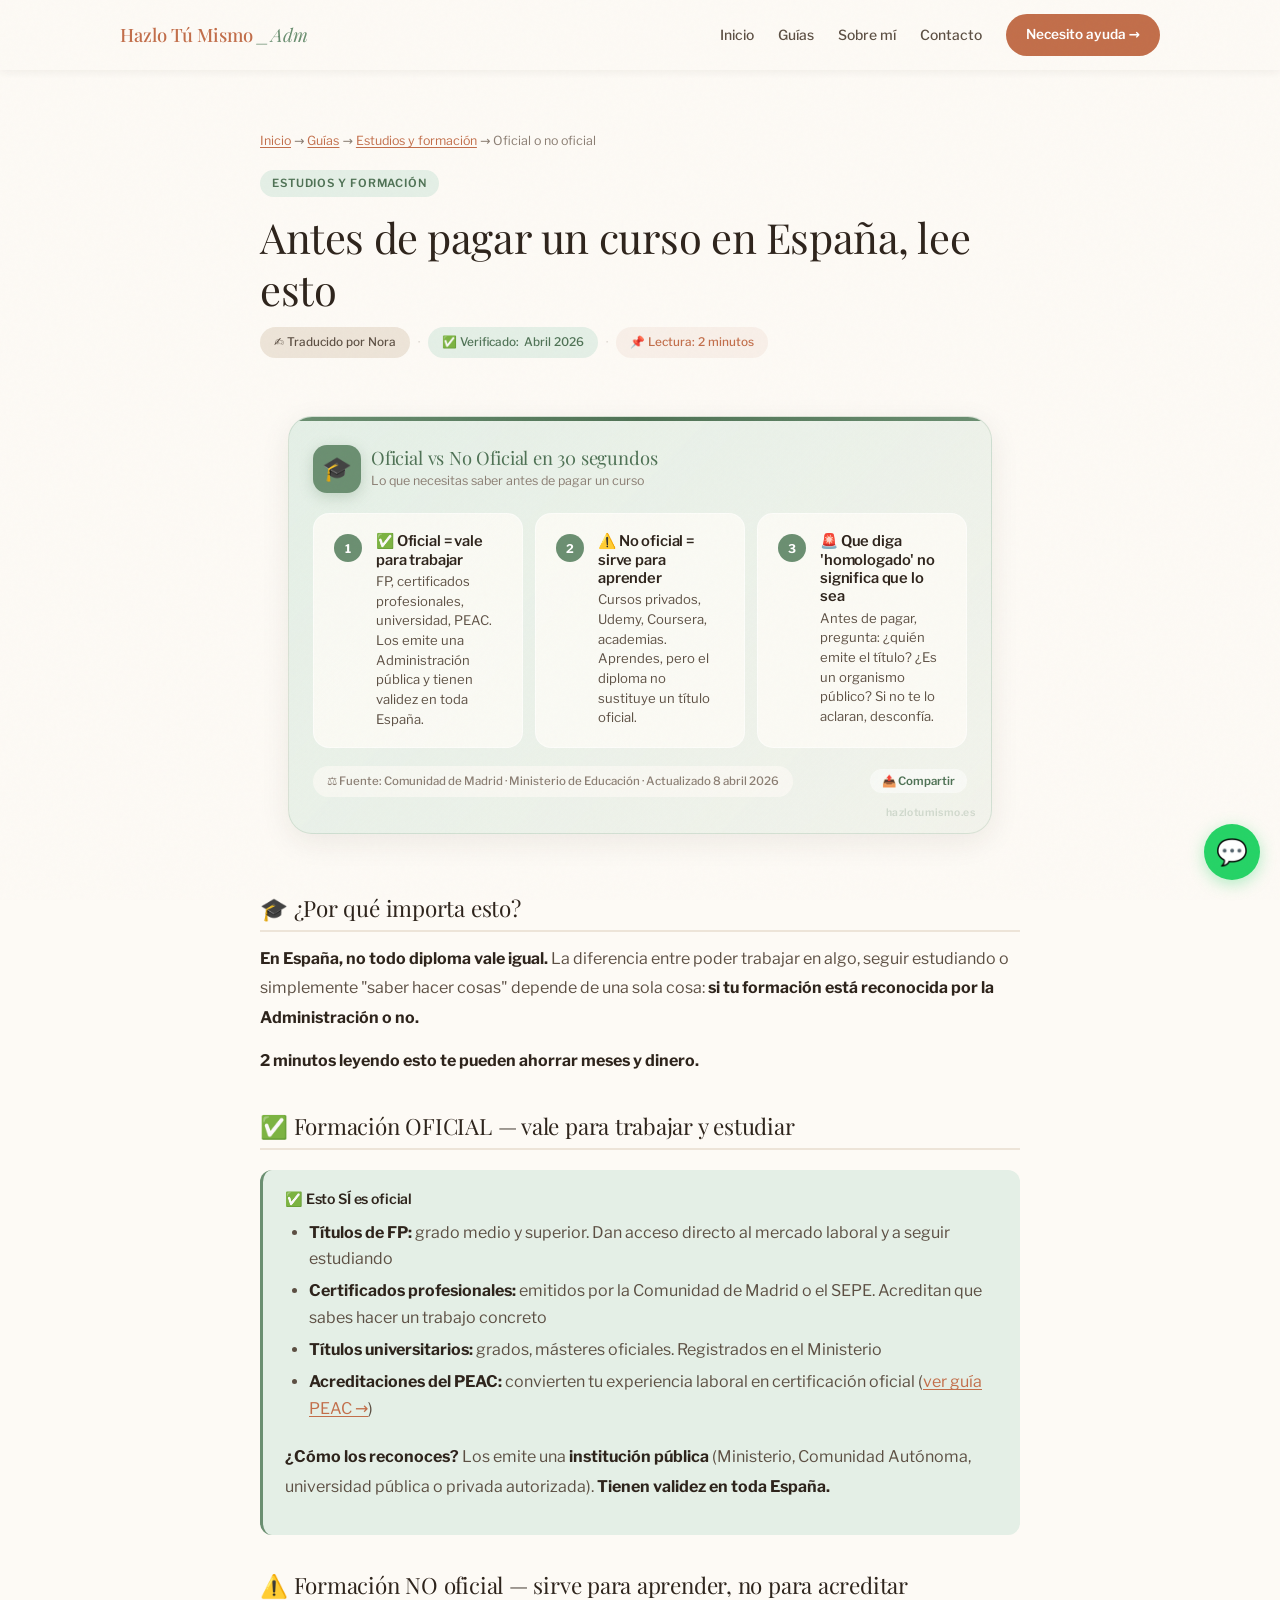
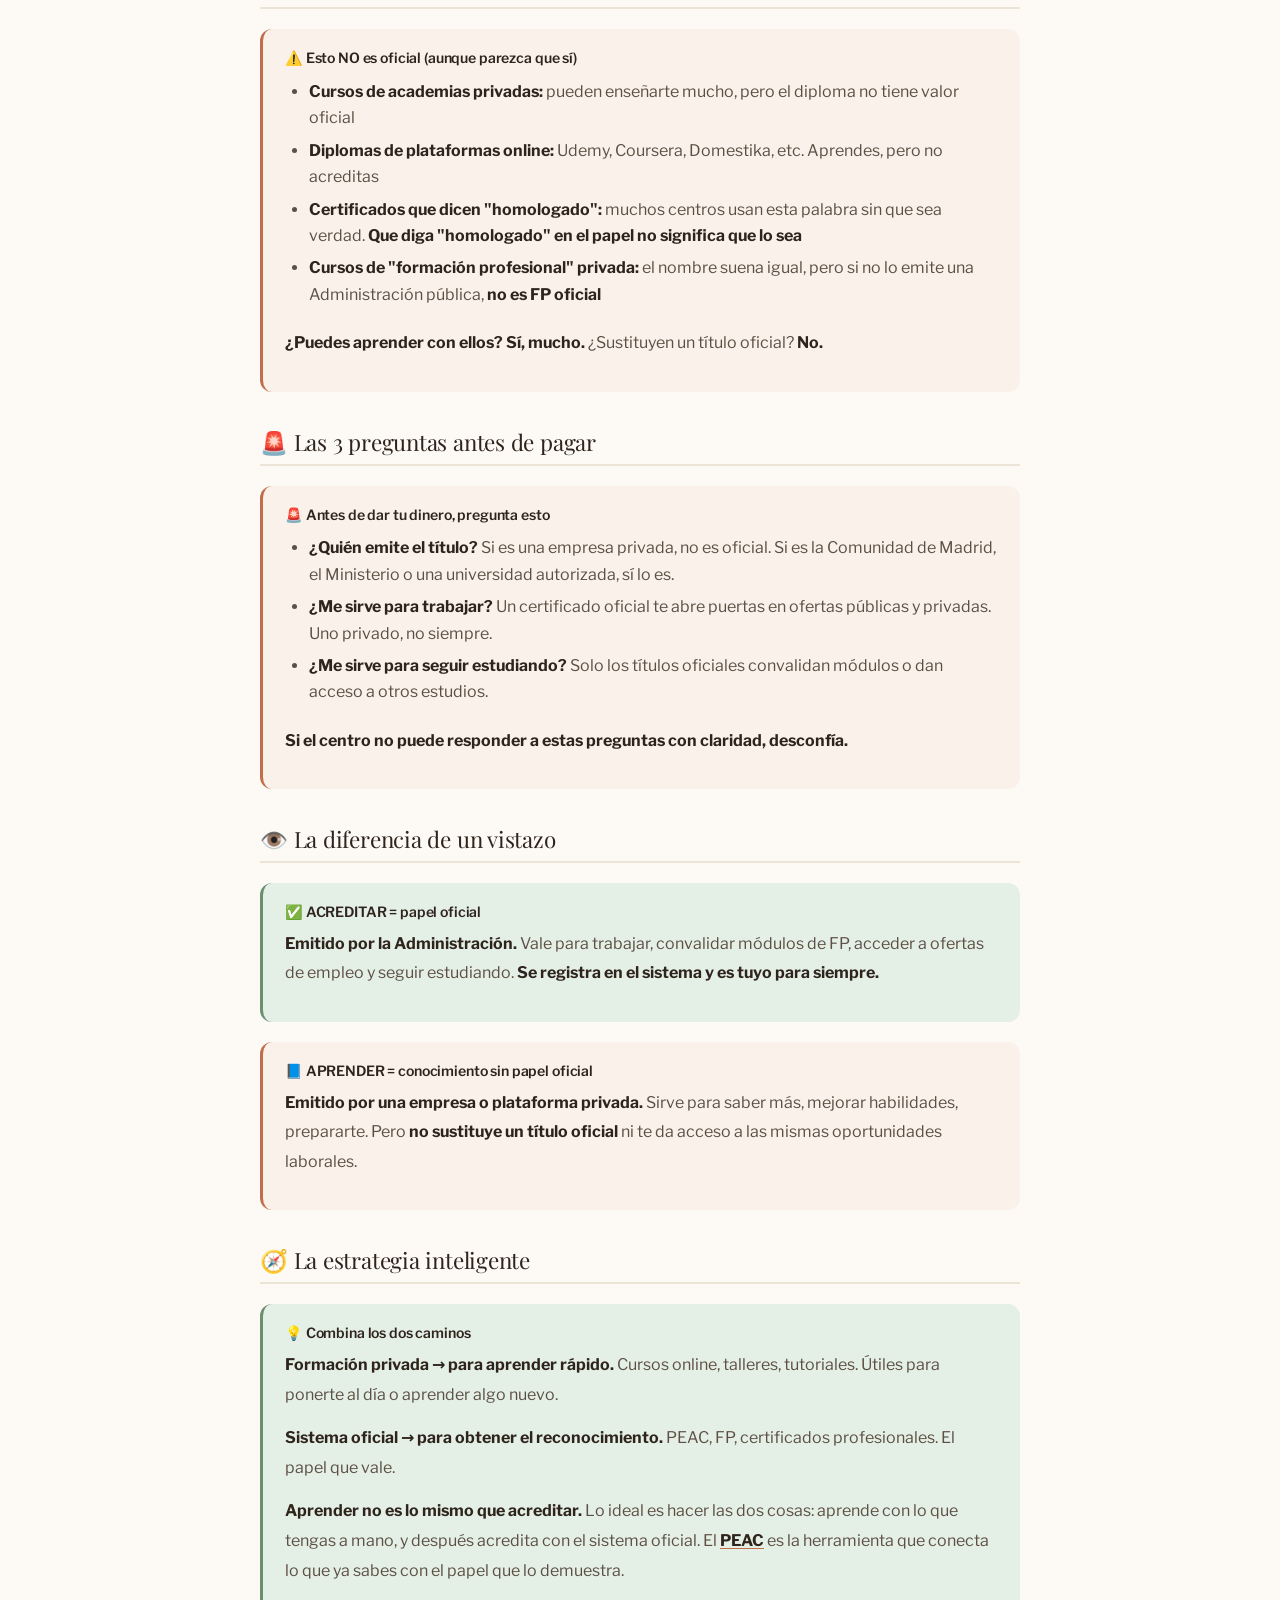
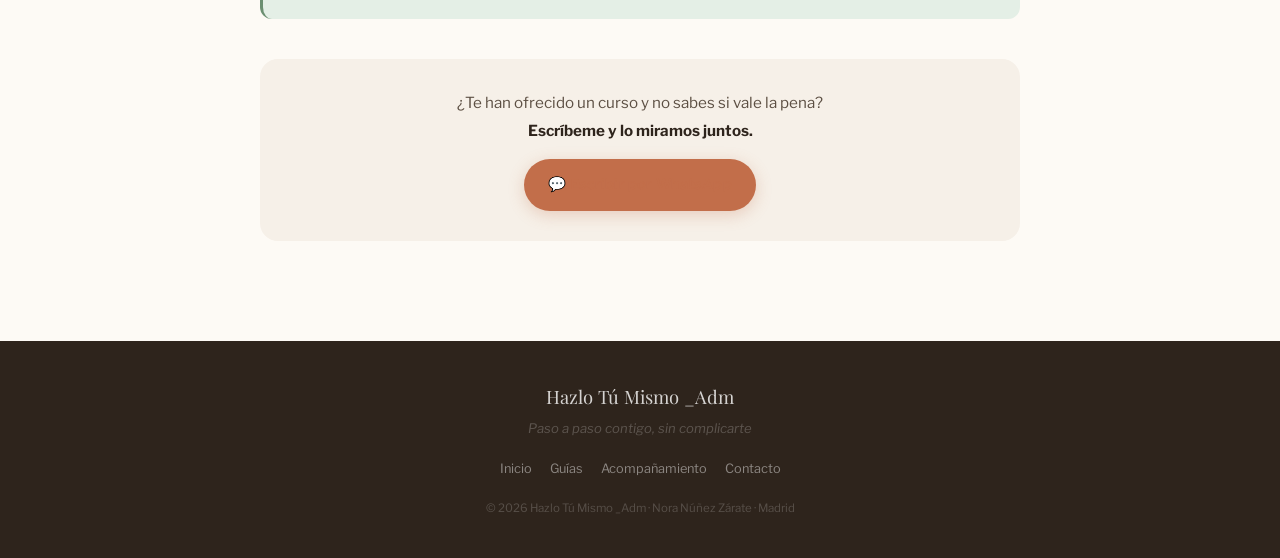
<file: guias/que-estudiar-espana-2026.html>
<!DOCTYPE html>
<html lang="es" dir="ltr">
<head>
<meta charset="UTF-8">
<meta name="viewport" content="width=device-width, initial-scale=1.0">
<title>¿Título oficial o no? Lo que necesitas saber antes de pagar un curso — Hazlo Tú Mismo</title>
<meta name="description" content="Aprende a distinguir formación oficial de no oficial en España. No pagues un curso sin saber si el título vale para trabajar. Guía verificada 2026.">
<meta name="author" content="Nora Núñez Zárate">
<meta name="robots" content="index, follow">
<link rel="canonical" href="https://tramites-verificados.vercel.app/guias/formacion-oficial-no-oficial.html">
<meta property="og:type" content="article">
<meta property="og:site_name" content="Hazlo Tú Mismo _Adm">
<meta property="og:title" content="¿Título oficial o no? Lo que necesitas saber antes de pagar un curso">
<meta property="og:description" content="No todo diploma vale igual. Aprende a distinguir en 2 minutos.">
<meta property="og:url" content="https://tramites-verificados.vercel.app/guias/formacion-oficial-no-oficial.html">
<meta property="og:image" content="https://tramites-verificados.vercel.app/img/og-cover.jpg">
<meta property="og:locale" content="es_ES">
<meta property="article:published_time" content="2026-04-08">
<link rel="icon" type="image/svg+xml" href="data:image/svg+xml,<svg xmlns='http://www.w3.org/2000/svg' viewBox='0 0 100 100'><text y='.9em' font-size='90'>🎓</text></svg>">
<link rel="preconnect" href="https://fonts.googleapis.com">
<link rel="preconnect" href="https://fonts.gstatic.com" crossorigin>
<link href="https://fonts.googleapis.com/css2?family=Playfair+Display:ital,wght@0,400;0,500;0,600;1,400;1,500&family=Libre+Franklin:ital,wght@0,300;0,400;0,500;0,600;1,300;1,400&display=swap" rel="stylesheet">
<link rel="stylesheet" href="/style.css">

<script type="application/ld+json">
{
  "@context": "https://schema.org",
  "@type": "Article",
  "headline": "¿Título oficial o no? Lo que necesitas saber antes de pagar un curso en España",
  "description": "Guía rápida para distinguir formación oficial de no oficial en España.",
  "author": { "@type": "Person", "name": "Nora Núñez Zárate" },
  "publisher": { "@type": "Organization", "name": "Hazlo Tú Mismo _Adm" },
  "datePublished": "2026-04-08",
  "dateModified": "2026-04-08",
  "mainEntityOfPage": "https://tramites-verificados.vercel.app/guias/formacion-oficial-no-oficial.html",
  "inLanguage": "es"
}
</script>
</head>

<body class="ticker-closed">
<a href="#main-content" class="skip">Ir al contenido</a>

<header class="nav solid" id="nav" role="banner">
  <div class="nav__inner">
    <a href="/" class="nav__logo">Hazlo Tú Mismo <i>_Adm</i></a>
    <button class="nav__toggle" aria-label="Menú" aria-expanded="false" aria-controls="main-menu" id="menu-toggle"><span></span><span></span><span></span></button>
    <nav id="main-menu" class="nav__menu" aria-label="Navegación">
      <a href="/" class="nav__link">Inicio</a>
      <a href="/#guias" class="nav__link">Guías</a>
      <a href="/#sobre-mi" class="nav__link">Sobre mí</a>
      <a href="/#contacto" class="nav__link">Contacto</a>
      <a href="/#acompanamiento" class="nav__cta">Necesito ayuda →</a>
    </nav>
  </div>
</header>

<main id="main-content">
  <div class="guia">
    <header class="guia__header">
      <nav class="guia__breadcrumb" aria-label="Ruta">
        <a href="/">Inicio</a> → <a href="/#guias">Guías</a> → <a href="/#guias">Estudios y formación</a> → <span>Oficial o no oficial</span>
      </nav>

      <span class="guia__category">Estudios y formación</span>

      <h1>Antes de pagar un curso en España, lee esto</h1>

      <div class="byline" style="margin-top:12px">
        <span class="byline__tag byline__tag--author">✍️ Traducido por Nora</span>
        <span class="byline__sep">·</span>
        <span class="byline__tag byline__tag--verified">✅ Verificado: <time datetime="2026-04">Abril 2026</time></span>
        <span class="byline__sep">·</span>
        <span class="byline__tag byline__tag--source">📌 Lectura: 2 minutos</span>
      </div>
    </header>

    <!-- RESUMEN TIKTOK -->
    <section class="section" style="padding-top:0;padding-bottom:24px">
      <div class="quick-summary" id="qs-container"></div>
    </section>

    <article class="guia__body">

      <!-- INTRO -->
      <h2>🎓 ¿Por qué importa esto?</h2>
      <p><strong>En España, no todo diploma vale igual.</strong> La diferencia entre poder trabajar en algo, seguir estudiando o simplemente "saber hacer cosas" depende de una sola cosa: <strong>si tu formación está reconocida por la Administración o no.</strong></p>
      <p><strong>2 minutos leyendo esto te pueden ahorrar meses y dinero.</strong></p>

      <!-- OFICIAL -->
      <h2>✅ Formación OFICIAL — vale para trabajar y estudiar</h2>
      <div class="guia__box guia__box--tip">
        <h4>✅ Esto SÍ es oficial</h4>
        <ul>
          <li><strong>Títulos de FP:</strong> grado medio y superior. Dan acceso directo al mercado laboral y a seguir estudiando</li>
          <li><strong>Certificados profesionales:</strong> emitidos por la Comunidad de Madrid o el SEPE. Acreditan que sabes hacer un trabajo concreto</li>
          <li><strong>Títulos universitarios:</strong> grados, másteres oficiales. Registrados en el Ministerio</li>
          <li><strong>Acreditaciones del PEAC:</strong> convierten tu experiencia laboral en certificación oficial (<a href="guias/peac-acreditacion-experiencia-2026.html">ver guía PEAC →</a>)</li>
        </ul>
        <p><strong>¿Cómo los reconoces?</strong> Los emite una <strong>institución pública</strong> (Ministerio, Comunidad Autónoma, universidad pública o privada autorizada). <strong>Tienen validez en toda España.</strong></p>
      </div>

      <!-- NO OFICIAL -->
      <h2>⚠️ Formación NO oficial — sirve para aprender, no para acreditar</h2>
      <div class="guia__box guia__box--warning">
        <h4>⚠️ Esto NO es oficial (aunque parezca que sí)</h4>
        <ul>
          <li><strong>Cursos de academias privadas:</strong> pueden enseñarte mucho, pero el diploma no tiene valor oficial</li>
          <li><strong>Diplomas de plataformas online:</strong> Udemy, Coursera, Domestika, etc. Aprendes, pero no acreditas</li>
          <li><strong>Certificados que dicen "homologado":</strong> muchos centros usan esta palabra sin que sea verdad. <strong>Que diga "homologado" en el papel no significa que lo sea</strong></li>
          <li><strong>Cursos de "formación profesional" privada:</strong> el nombre suena igual, pero si no lo emite una Administración pública, <strong>no es FP oficial</strong></li>
        </ul>
        <p><strong>¿Puedes aprender con ellos? Sí, mucho.</strong> ¿Sustituyen un título oficial? <strong>No.</strong></p>
      </div>

      <!-- ALERTA -->
      <h2>🚨 Las 3 preguntas antes de pagar</h2>
      <div class="guia__box guia__box--warning">
        <h4>🚨 Antes de dar tu dinero, pregunta esto</h4>
        <ul>
          <li><strong>¿Quién emite el título?</strong> Si es una empresa privada, no es oficial. Si es la Comunidad de Madrid, el Ministerio o una universidad autorizada, sí lo es.</li>
          <li><strong>¿Me sirve para trabajar?</strong> Un certificado oficial te abre puertas en ofertas públicas y privadas. Uno privado, no siempre.</li>
          <li><strong>¿Me sirve para seguir estudiando?</strong> Solo los títulos oficiales convalidan módulos o dan acceso a otros estudios.</li>
        </ul>
        <p><strong>Si el centro no puede responder a estas preguntas con claridad, desconfía.</strong></p>
      </div>

      <!-- DIFERENCIA VISUAL -->
      <h2>👁️ La diferencia de un vistazo</h2>
      <div class="guia__box guia__box--tip">
        <h4>✅ ACREDITAR = papel oficial</h4>
        <p><strong>Emitido por la Administración.</strong> Vale para trabajar, convalidar módulos de FP, acceder a ofertas de empleo y seguir estudiando. <strong>Se registra en el sistema y es tuyo para siempre.</strong></p>
      </div>
      <div class="guia__box guia__box--warning" style="margin-top:12px">
        <h4>📘 APRENDER = conocimiento sin papel oficial</h4>
        <p><strong>Emitido por una empresa o plataforma privada.</strong> Sirve para saber más, mejorar habilidades, prepararte. Pero <strong>no sustituye un título oficial</strong> ni te da acceso a las mismas oportunidades laborales.</p>
      </div>

      <!-- ESTRATEGIA -->
      <h2>🧭 La estrategia inteligente</h2>
      <div class="guia__box guia__box--tip">
        <h4>💡 Combina los dos caminos</h4>
        <p><strong>Formación privada → para aprender rápido.</strong> Cursos online, talleres, tutoriales. Útiles para ponerte al día o aprender algo nuevo.</p>
        <p><strong>Sistema oficial → para obtener el reconocimiento.</strong> PEAC, FP, certificados profesionales. El papel que vale.</p>
        <p><strong>Aprender no es lo mismo que acreditar.</strong> Lo ideal es hacer las dos cosas: aprende con lo que tengas a mano, y después acredita con el sistema oficial. El <a href="guias/peac-acreditacion-experiencia-2026.html"><strong>PEAC</strong></a> es la herramienta que conecta lo que ya sabes con el papel que lo demuestra.</p>
      </div>

      <!-- CTA -->
      <div class="guia__cta">
        <p>¿Te han ofrecido un curso y no sabes si vale la pena?<br><strong>Escríbeme y lo miramos juntos.</strong></p>
        <a href="https://wa.me/34697154442" class="btn btn--clay" target="_blank" rel="noopener">💬 Escribir por WhatsApp</a>
      </div>

    </article>
  </div>
</main>

<footer class="footer">
  <div class="footer__logo">Hazlo Tú Mismo _Adm</div>
  <div class="footer__slogan">Paso a paso contigo, sin complicarte</div>
  <nav class="footer__links"><a href="/">Inicio</a><a href="/#guias">Guías</a><a href="/#acompanamiento">Acompañamiento</a><a href="/#contacto">Contacto</a></nav>
  <p class="footer__copy">© 2026 Hazlo Tú Mismo _Adm · Nora Núñez Zárate · Madrid</p>
</footer>
<a href="https://wa.me/34697154442" class="wa-float" target="_blank" rel="noopener" aria-label="WhatsApp">💬<span class="wa-float__sr">WhatsApp</span></a>

<script>
const WEB_DATA = {
  resumen: {
    titulo: "Oficial vs No Oficial en 30 segundos",
    subtitulo: "Lo que necesitas saber antes de pagar un curso",
    fuente: "Comunidad de Madrid · Ministerio de Educación",
    fechaActualizacion: "8 abril 2026",
    puntos: [
      { titulo: "✅ Oficial = vale para trabajar", desc: "FP, certificados profesionales, universidad, PEAC. Los emite una Administración pública y tienen validez en toda España." },
      { titulo: "⚠️ No oficial = sirve para aprender", desc: "Cursos privados, Udemy, Coursera, academias. Aprendes, pero el diploma no sustituye un título oficial." },
      { titulo: "🚨 Que diga 'homologado' no significa que lo sea", desc: "Antes de pagar, pregunta: ¿quién emite el título? ¿Es un organismo público? Si no te lo aclaran, desconfía." },
    ]
  }
};
</script>

<script defer>
(function(){
  const R = WEB_DATA.resumen;
  const qsEl = document.getElementById('qs-container');
  if (!qsEl || !R) return;
  let h = `<div class="qs__header"><div class="qs__icon">🎓</div><div class="qs__header-text"><h2>${R.titulo}</h2><p>${R.subtitulo}</p></div></div><div class="qs__points" role="list">`;
  R.puntos.forEach((p,i) => { h += `<div class="qs__point" role="listitem"><span class="qs__point-num">${i+1}</span><div class="qs__point-text"><h3>${p.titulo}</h3><p>${p.desc}</p></div></div>`; });
  h += `</div><div class="qs__footer"><span class="qs__source">⚖️ Fuente: ${R.fuente} · Actualizado ${R.fechaActualizacion}</span>`;
  h += `<button class="qs__share" onclick="navigator.share?.({title:document.title,url:location.href}).catch(()=>{})">📤 Compartir</button></div>`;
  qsEl.innerHTML = h;
  const t=document.getElementById('menu-toggle'),m=document.getElementById('main-menu');
  if(t){t.addEventListener('click',()=>{const o=m.classList.toggle('open');t.setAttribute('aria-expanded',o)});m.querySelectorAll('a').forEach(a=>a.addEventListener('click',()=>{m.classList.remove('open');t.setAttribute('aria-expanded','false')}))}
})();
</script>
</body>
</html>
</file>
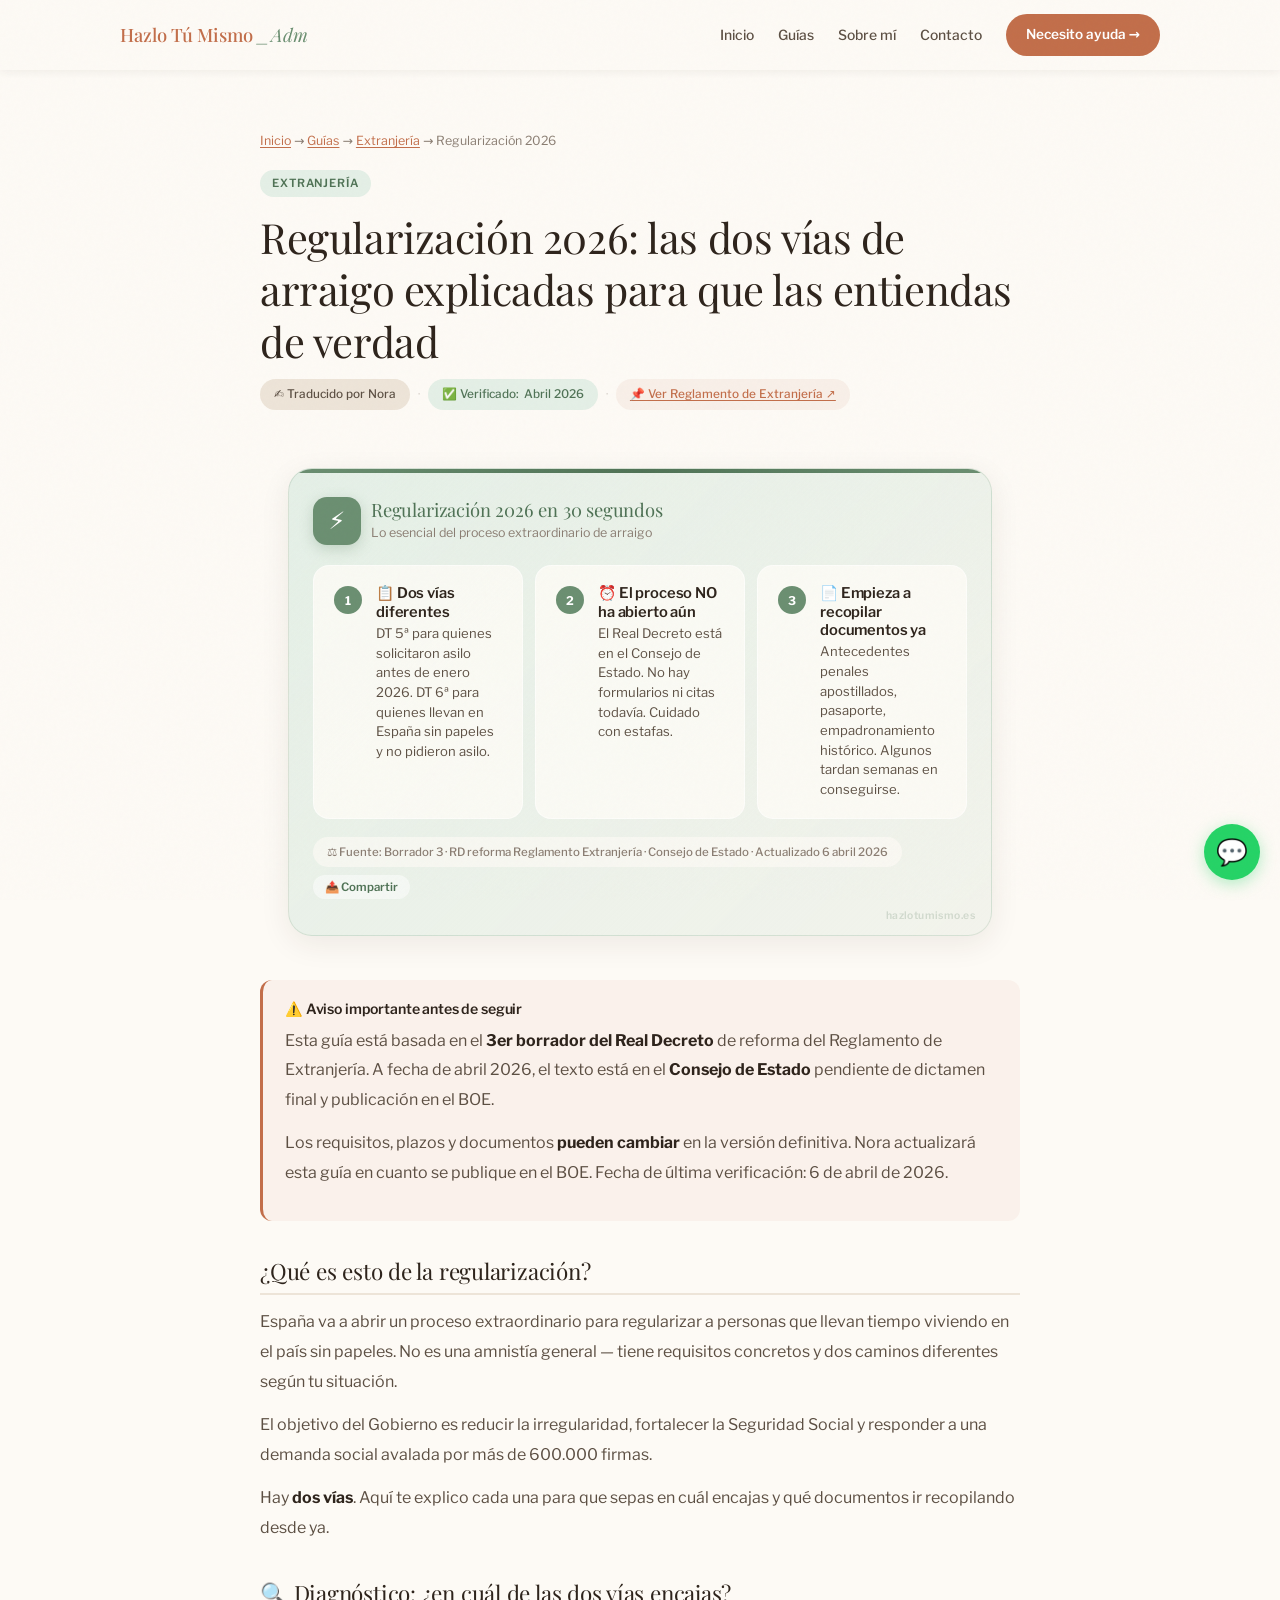
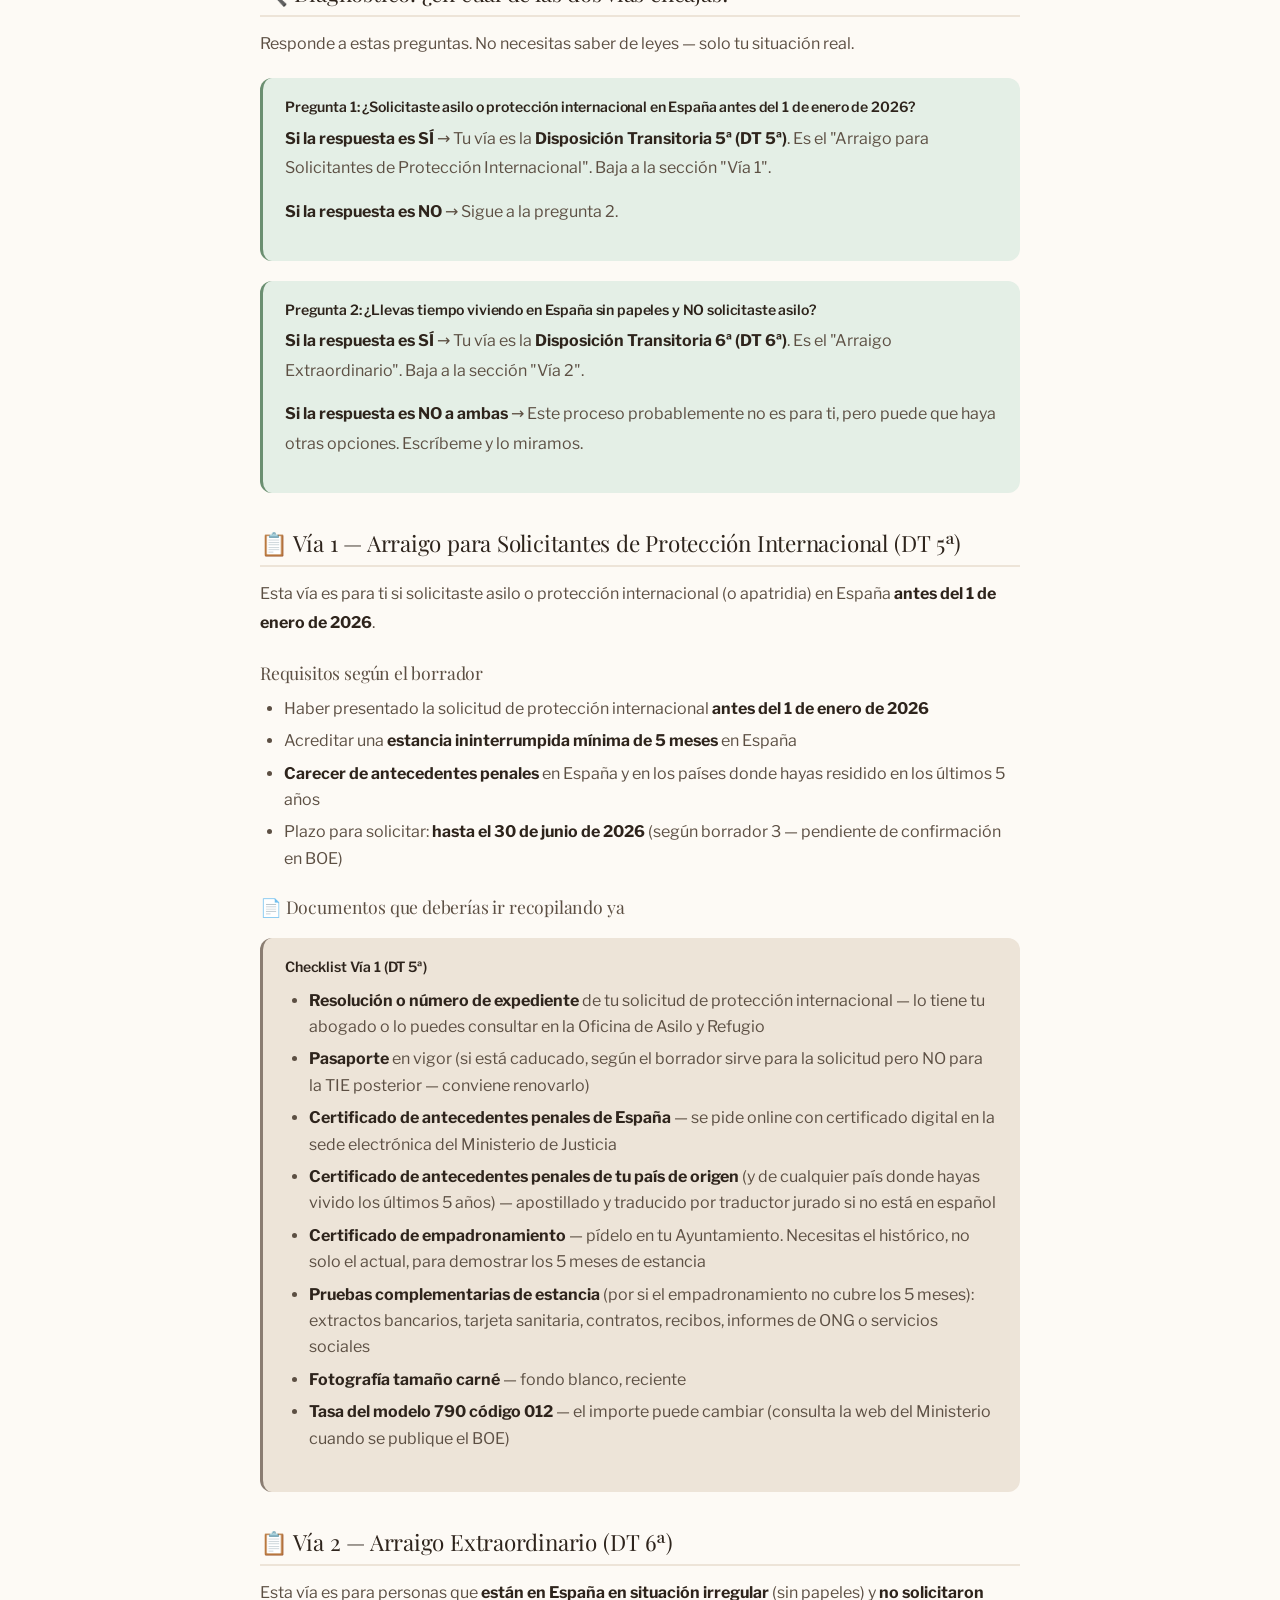
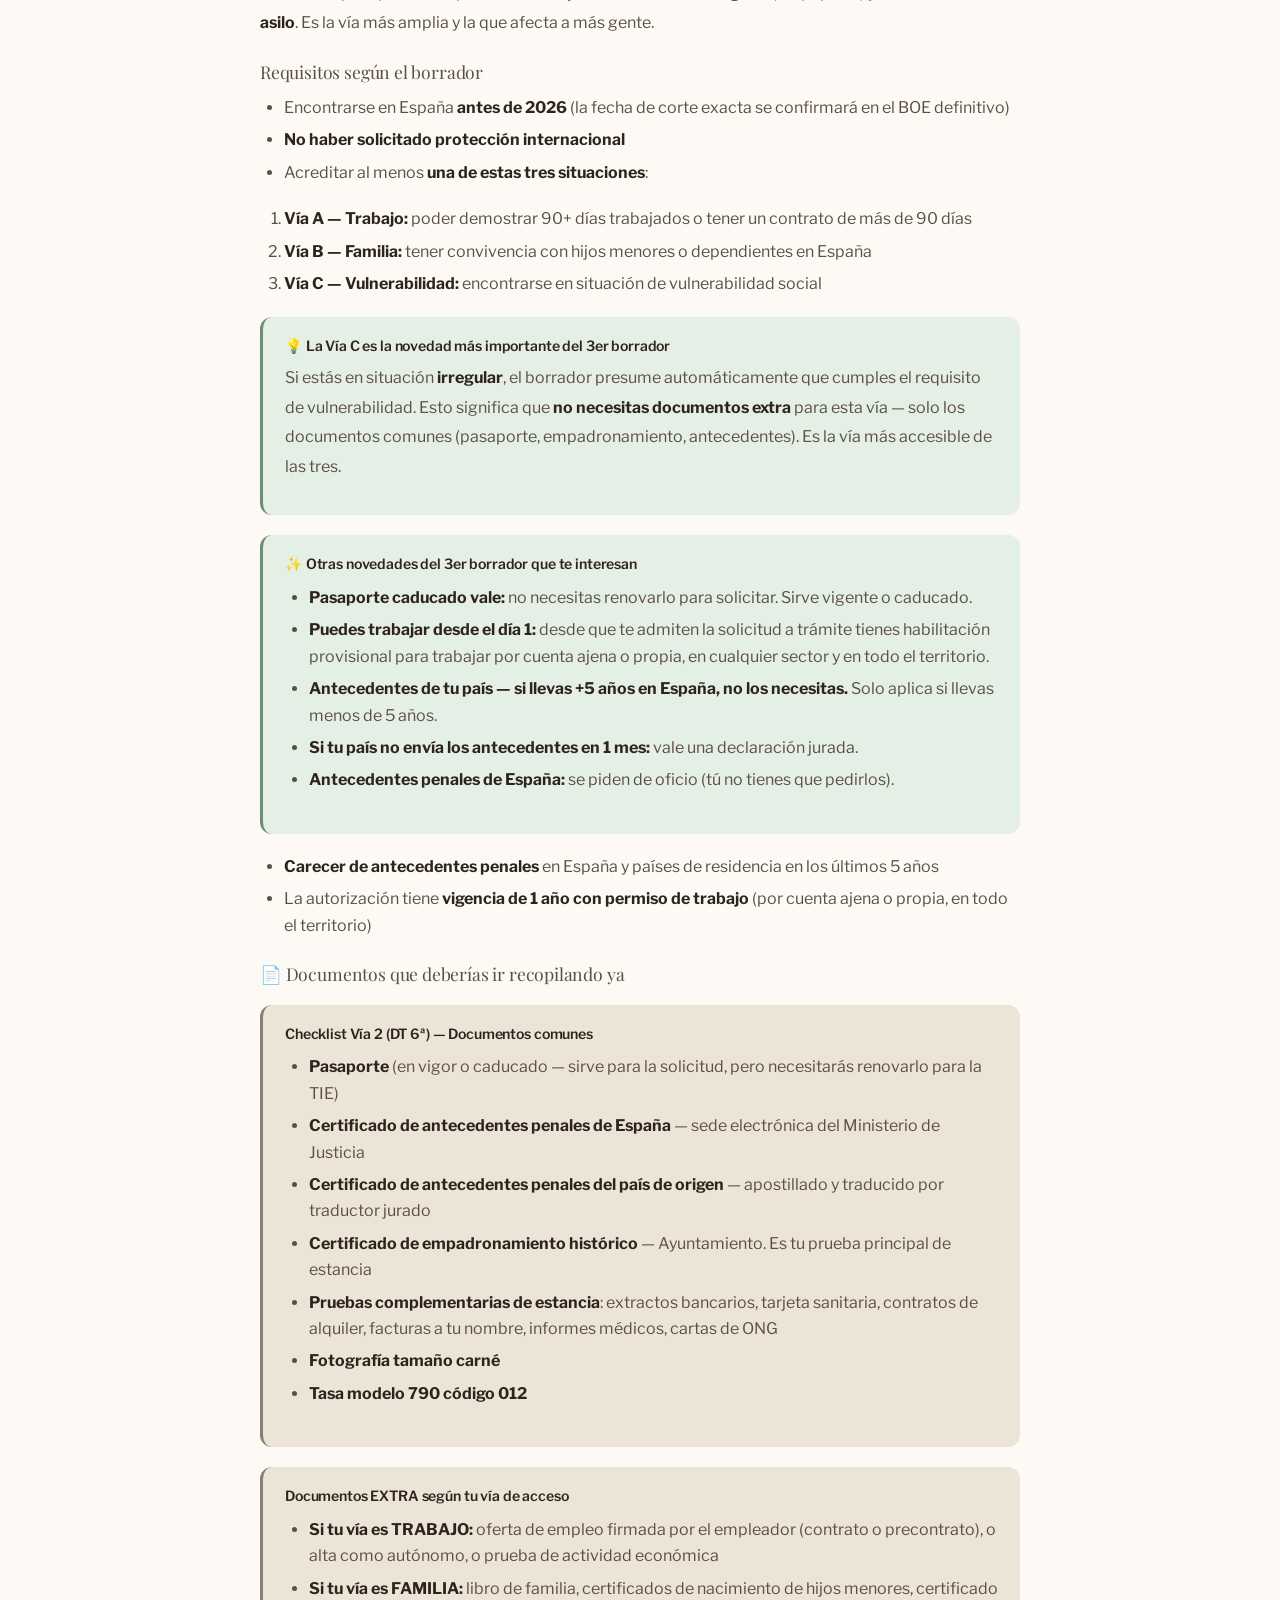
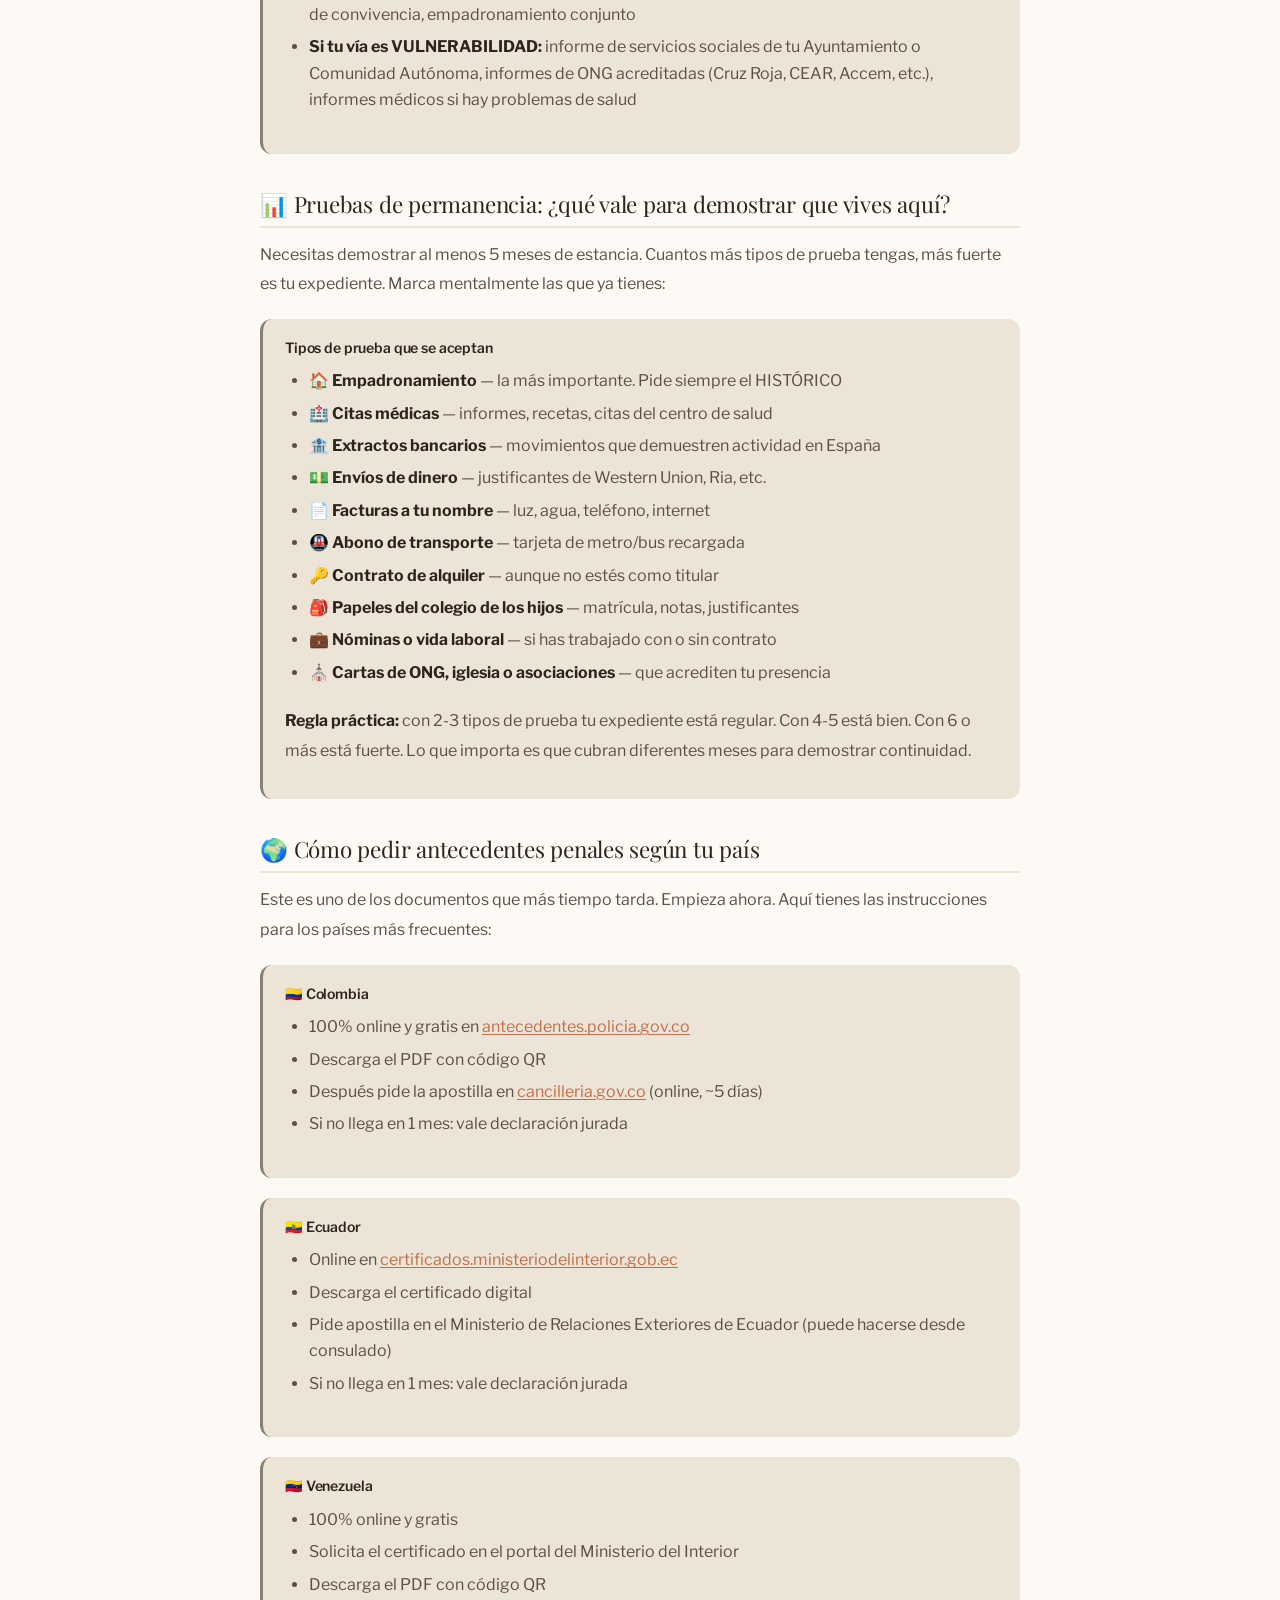
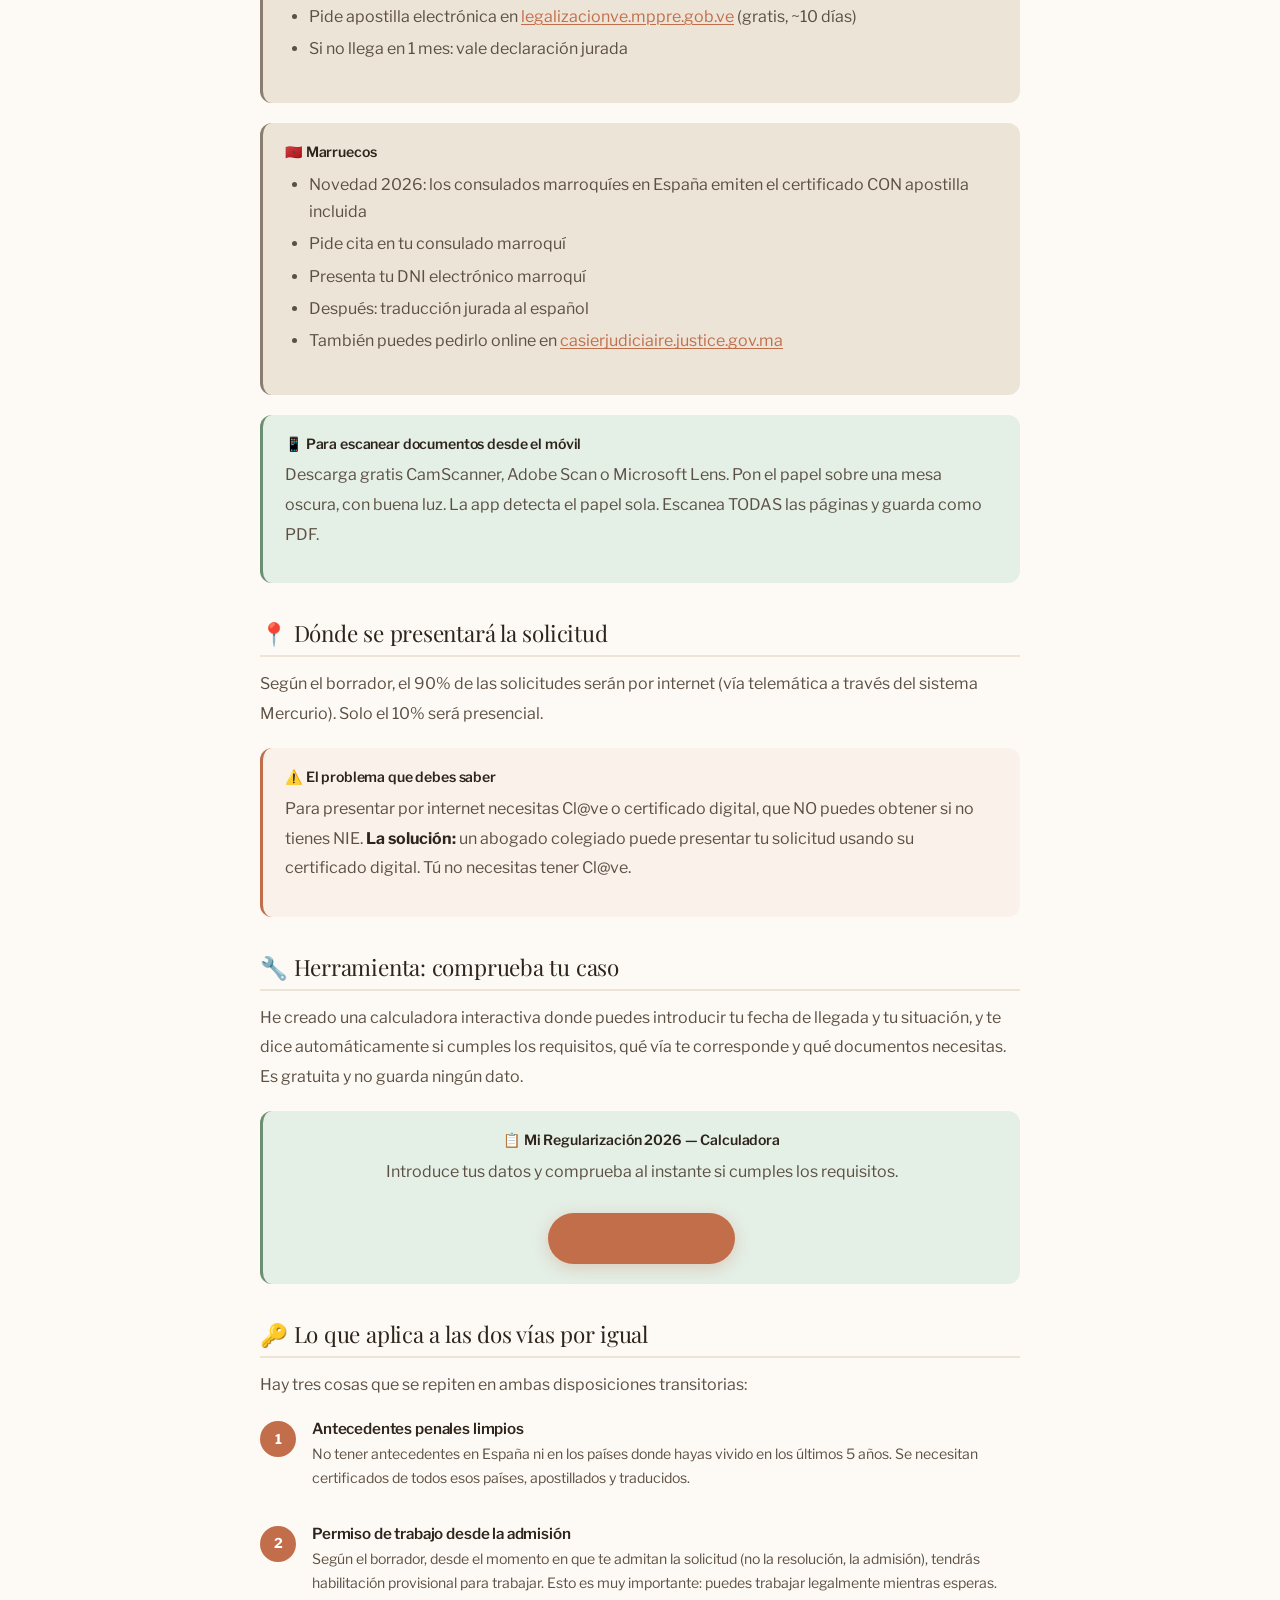
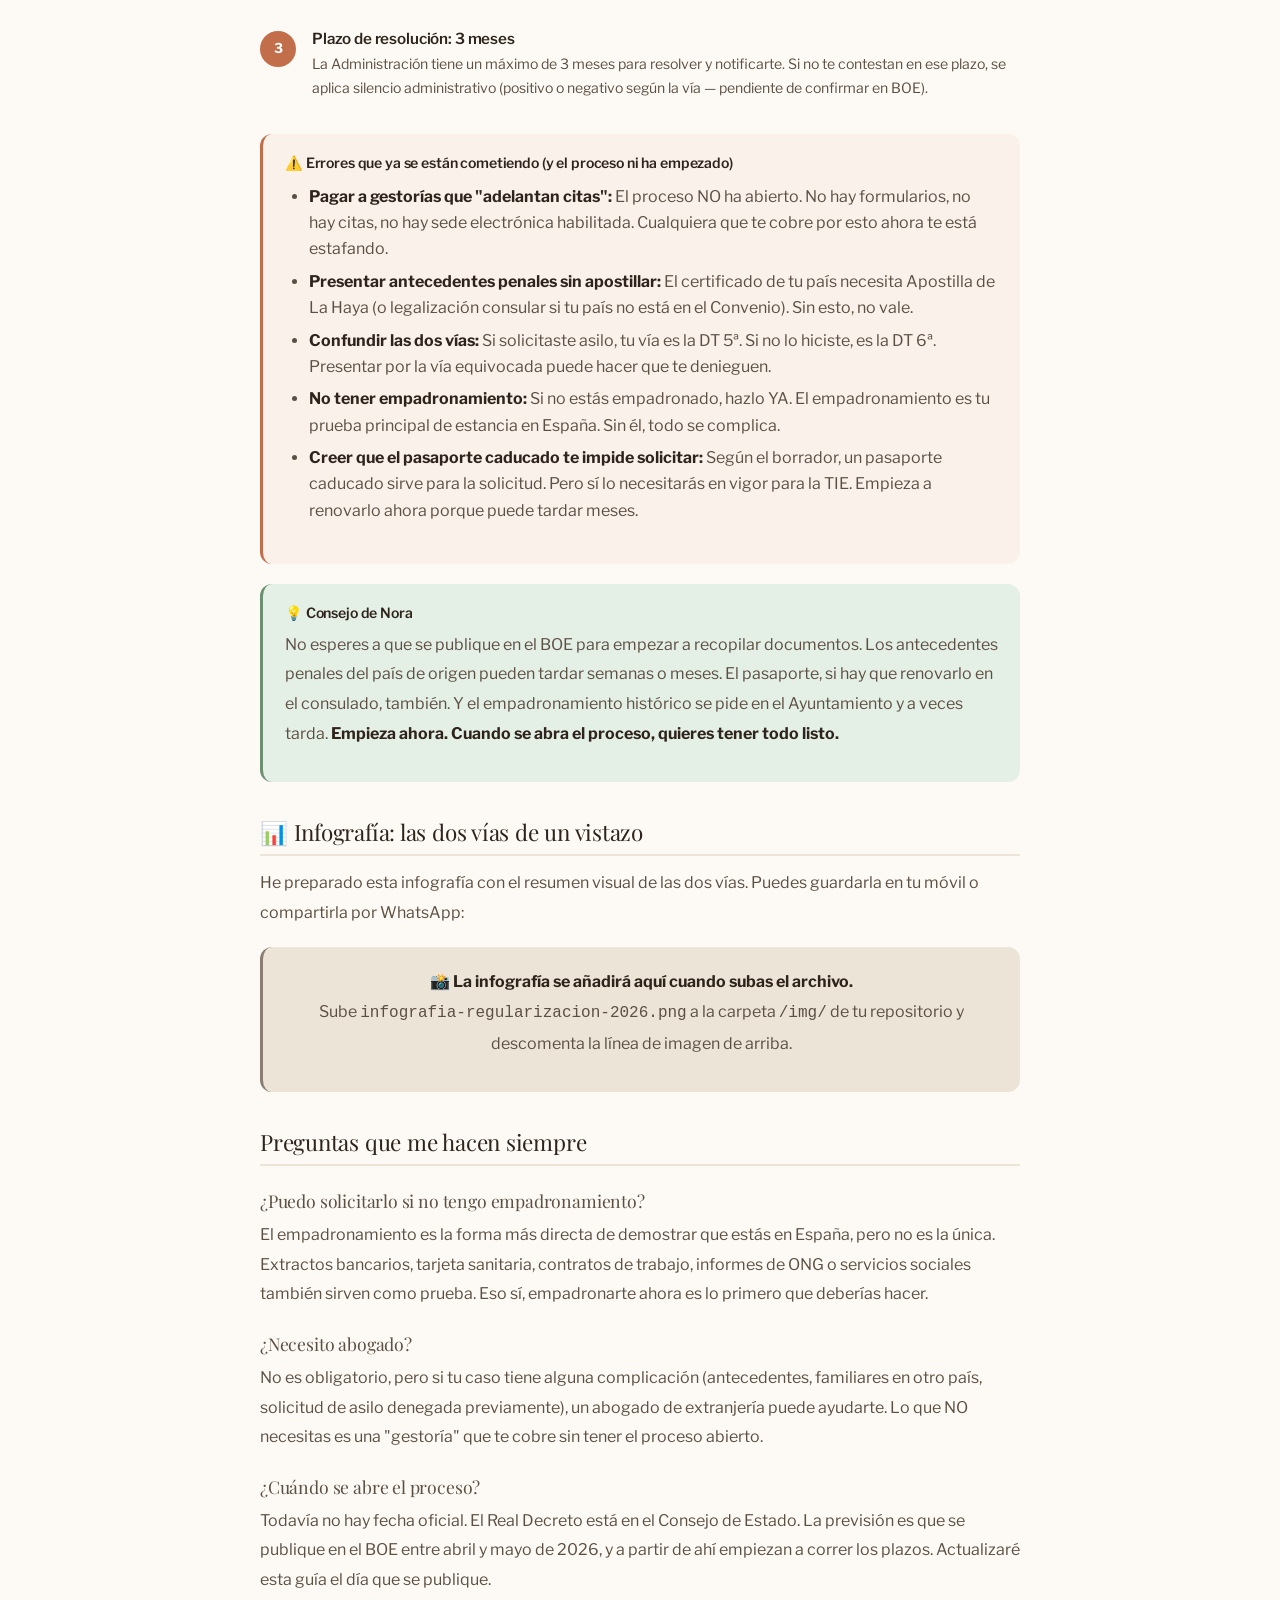
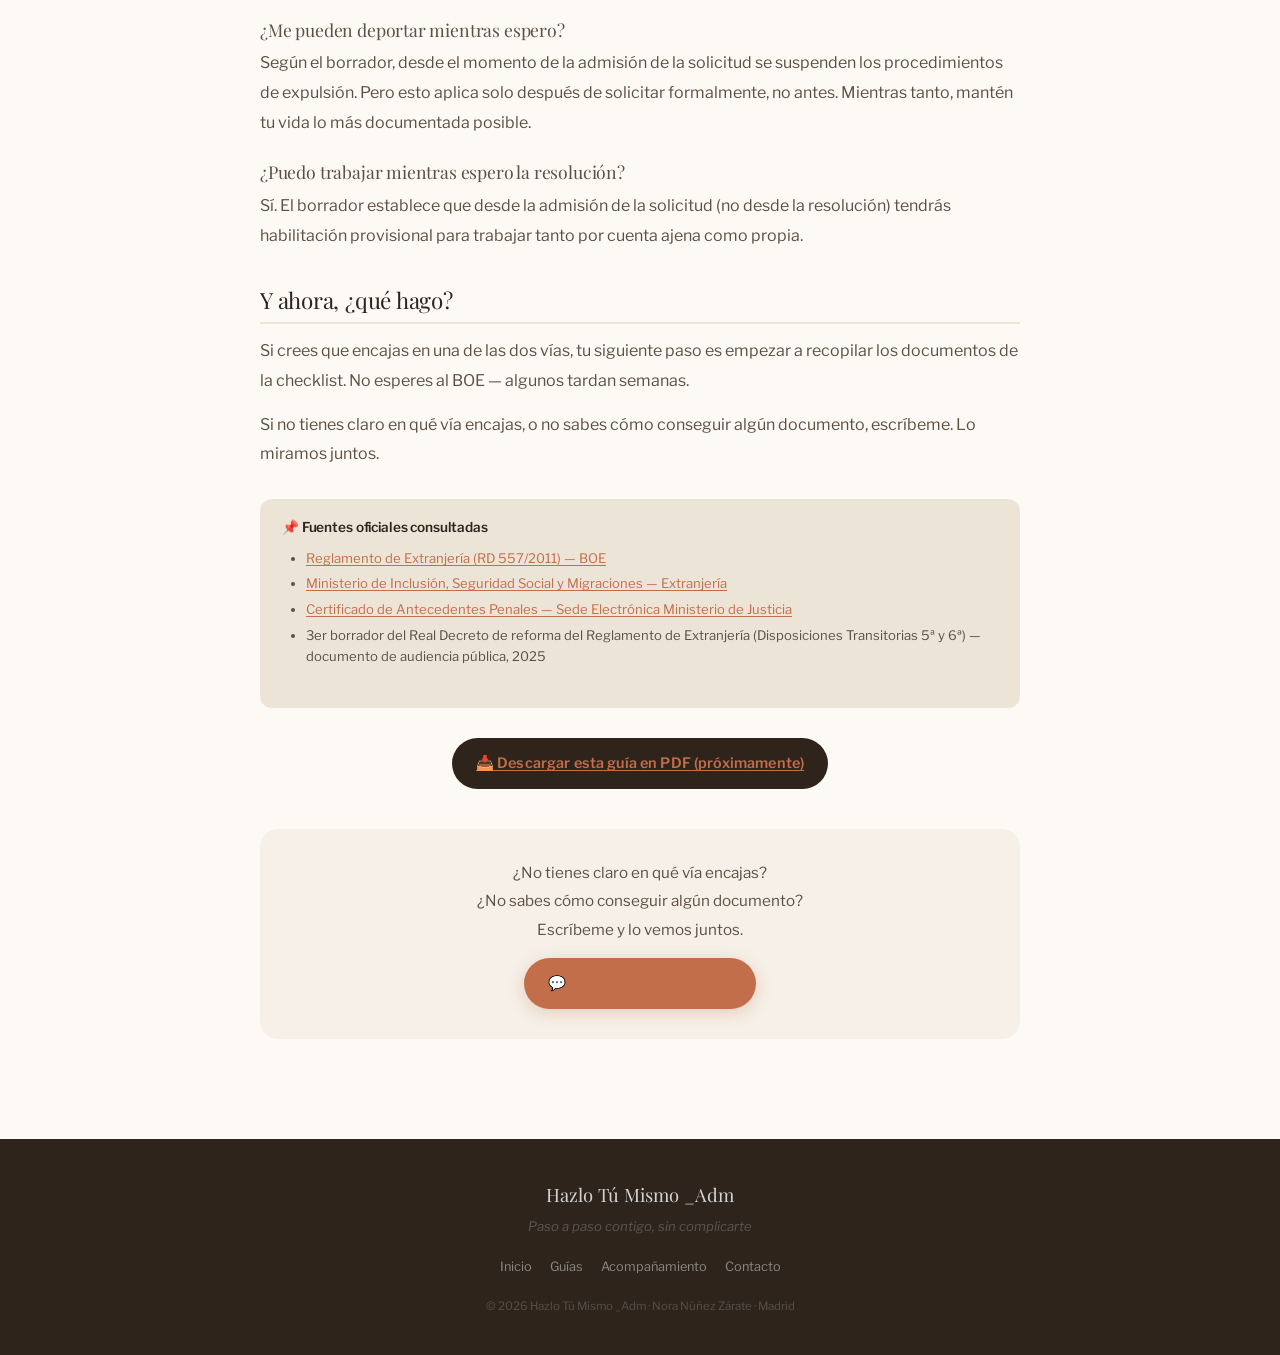
<file: guias/regularizacion-2026.html>
<!DOCTYPE html>
<html lang="es" dir="ltr">
<head>
<meta charset="UTF-8">
<meta name="viewport" content="width=device-width, initial-scale=1.0">
<title>Regularización 2026: las dos vías de arraigo explicadas paso a paso — Hazlo Tú Mismo</title>
<meta name="description" content="Guía completa de la regularización extraordinaria 2026 en España. Dos vías de arraigo (DT 5ª y DT 6ª), requisitos, documentación necesaria y diagnóstico para saber si cumples. Verificado por Nora.">
<meta name="author" content="Nora Núñez Zárate">
<meta name="robots" content="index, follow">
<link rel="canonical" href="https://tramites-verificados.vercel.app/guias/regularizacion-2026.html">
<meta property="og:type" content="article">
<meta property="og:site_name" content="Hazlo Tú Mismo _Adm">
<meta property="og:title" content="Regularización 2026: las dos vías explicadas paso a paso">
<meta property="og:description" content="¿Cumples los requisitos? Diagnóstico + documentación necesaria. Verificado con el borrador 3 del Real Decreto.">
<meta property="og:url" content="https://tramites-verificados.vercel.app/guias/regularizacion-2026.html">
<meta property="og:image" content="https://tramites-verificados.vercel.app/img/og-cover.jpg">
<meta property="og:locale" content="es_ES">
<meta property="article:published_time" content="2026-04-06">
<link rel="icon" type="image/svg+xml" href="data:image/svg+xml,<svg xmlns='http://www.w3.org/2000/svg' viewBox='0 0 100 100'><text y='.9em' font-size='90'>📋</text></svg>">
<link rel="preconnect" href="https://fonts.googleapis.com">
<link rel="preconnect" href="https://fonts.gstatic.com" crossorigin>
<link href="https://fonts.googleapis.com/css2?family=Playfair+Display:ital,wght@0,400;0,500;0,600;1,400;1,500&family=Libre+Franklin:ital,wght@0,300;0,400;0,500;0,600;1,300;1,400&display=swap" rel="stylesheet">
<link rel="stylesheet" href="/style.css">

<script type="application/ld+json">
{
  "@context": "https://schema.org",
  "@type": "Article",
  "headline": "Regularización 2026: las dos vías de arraigo explicadas paso a paso",
  "description": "Guía completa de la regularización extraordinaria 2026. Dos vías, requisitos, documentación y diagnóstico.",
  "author": { "@type": "Person", "name": "Nora Núñez Zárate", "url": "https://tramites-verificados.vercel.app/sobre-mi/" },
  "publisher": { "@type": "Organization", "name": "Hazlo Tú Mismo _Adm" },
  "datePublished": "2026-04-06",
  "dateModified": "2026-04-06",
  "mainEntityOfPage": "https://tramites-verificados.vercel.app/guias/regularizacion-2026.html",
  "inLanguage": "es"
}
</script>
</head>

<body class="ticker-closed">
<a href="#main-content" class="skip">Ir al contenido</a>

<header class="nav solid" id="nav" role="banner">
  <div class="nav__inner">
    <a href="/" class="nav__logo">Hazlo Tú Mismo <i>_Adm</i></a>
    <button class="nav__toggle" aria-label="Menú" aria-expanded="false" aria-controls="main-menu" id="menu-toggle"><span></span><span></span><span></span></button>
    <nav id="main-menu" class="nav__menu" aria-label="Navegación">
      <a href="/" class="nav__link">Inicio</a>
      <a href="/#guias" class="nav__link">Guías</a>
      <a href="/#sobre-mi" class="nav__link">Sobre mí</a>
      <a href="/#contacto" class="nav__link">Contacto</a>
      <a href="/#acompanamiento" class="nav__cta">Necesito ayuda →</a>
    </nav>
  </div>
</header>

<main id="main-content">
  <div class="guia">
    <header class="guia__header">
      <nav class="guia__breadcrumb" aria-label="Ruta">
        <a href="/">Inicio</a> → <a href="/#guias">Guías</a> → <a href="/#guias">Extranjería</a> → <span>Regularización 2026</span>
      </nav>

      <span class="guia__category">Extranjería</span>

      <h1>Regularización 2026: las dos vías de arraigo explicadas para que las entiendas de verdad</h1>

      <div class="byline" style="margin-top:12px">
        <span class="byline__tag byline__tag--author">✍️ Traducido por Nora</span>
        <span class="byline__sep">·</span>
        <span class="byline__tag byline__tag--verified">✅ Verificado: <time datetime="2026-04">Abril 2026</time></span>
        <span class="byline__sep">·</span>
        <span class="byline__tag byline__tag--source"><a href="https://www.boe.es/buscar/act.php?id=BOE-A-2011-7703" target="_blank" rel="noopener">📌 Ver Reglamento de Extranjería ↗</a></span>
      </div>
    </header>

    <!-- RESUMEN TIKTOK -->
    <section class="section" style="padding-top:0;padding-bottom:24px">
      <div class="quick-summary" id="qs-container"></div>
    </section>

    <!-- AVISO IMPORTANTE -->
    <article class="guia__body">

      <div class="guia__box guia__box--warning">
        <h4>⚠️ Aviso importante antes de seguir</h4>
        <p>Esta guía está basada en el <strong>3er borrador del Real Decreto</strong> de reforma del Reglamento de Extranjería. A fecha de abril 2026, el texto está en el <strong>Consejo de Estado</strong> pendiente de dictamen final y publicación en el BOE.</p>
        <p>Los requisitos, plazos y documentos <strong>pueden cambiar</strong> en la versión definitiva. Nora actualizará esta guía en cuanto se publique en el BOE. Fecha de última verificación: 6 de abril de 2026.</p>
      </div>

      <!-- ═══ INTRODUCCIÓN ═══ -->
      <h2>¿Qué es esto de la regularización?</h2>
      <p>España va a abrir un proceso extraordinario para regularizar a personas que llevan tiempo viviendo en el país sin papeles. No es una amnistía general — tiene requisitos concretos y dos caminos diferentes según tu situación.</p>
      <p>El objetivo del Gobierno es reducir la irregularidad, fortalecer la Seguridad Social y responder a una demanda social avalada por más de 600.000 firmas.</p>
      <p>Hay <strong>dos vías</strong>. Aquí te explico cada una para que sepas en cuál encajas y qué documentos ir recopilando desde ya.</p>

      <!-- ═══ DIAGNÓSTICO ═══ -->
      <h2>🔍 Diagnóstico: ¿en cuál de las dos vías encajas?</h2>
      <p>Responde a estas preguntas. No necesitas saber de leyes — solo tu situación real.</p>

      <div class="guia__box guia__box--tip">
        <h4>Pregunta 1: ¿Solicitaste asilo o protección internacional en España antes del 1 de enero de 2026?</h4>
        <p><strong>Si la respuesta es SÍ</strong> → Tu vía es la <strong>Disposición Transitoria 5ª (DT 5ª)</strong>. Es el "Arraigo para Solicitantes de Protección Internacional". Baja a la sección "Vía 1".</p>
        <p><strong>Si la respuesta es NO</strong> → Sigue a la pregunta 2.</p>
      </div>

      <div class="guia__box guia__box--tip">
        <h4>Pregunta 2: ¿Llevas tiempo viviendo en España sin papeles y NO solicitaste asilo?</h4>
        <p><strong>Si la respuesta es SÍ</strong> → Tu vía es la <strong>Disposición Transitoria 6ª (DT 6ª)</strong>. Es el "Arraigo Extraordinario". Baja a la sección "Vía 2".</p>
        <p><strong>Si la respuesta es NO a ambas</strong> → Este proceso probablemente no es para ti, pero puede que haya otras opciones. Escríbeme y lo miramos.</p>
      </div>

      <!-- ═══ VÍA 1: DT 5ª ═══ -->
      <h2>📋 Vía 1 — Arraigo para Solicitantes de Protección Internacional (DT 5ª)</h2>
      <p>Esta vía es para ti si solicitaste asilo o protección internacional (o apatridia) en España <strong>antes del 1 de enero de 2026</strong>.</p>

      <h3>Requisitos según el borrador</h3>
      <ul>
        <li>Haber presentado la solicitud de protección internacional <strong>antes del 1 de enero de 2026</strong></li>
        <li>Acreditar una <strong>estancia ininterrumpida mínima de 5 meses</strong> en España</li>
        <li><strong>Carecer de antecedentes penales</strong> en España y en los países donde hayas residido en los últimos 5 años</li>
        <li>Plazo para solicitar: <strong>hasta el 30 de junio de 2026</strong> (según borrador 3 — pendiente de confirmación en BOE)</li>
      </ul>

      <h3>📄 Documentos que deberías ir recopilando ya</h3>
      <div class="guia__box guia__box--docs">
        <h4>Checklist Vía 1 (DT 5ª)</h4>
        <ul>
          <li><strong>Resolución o número de expediente</strong> de tu solicitud de protección internacional — lo tiene tu abogado o lo puedes consultar en la Oficina de Asilo y Refugio</li>
          <li><strong>Pasaporte</strong> en vigor (si está caducado, según el borrador sirve para la solicitud pero NO para la TIE posterior — conviene renovarlo)</li>
          <li><strong>Certificado de antecedentes penales de España</strong> — se pide online con certificado digital en la sede electrónica del Ministerio de Justicia</li>
          <li><strong>Certificado de antecedentes penales de tu país de origen</strong> (y de cualquier país donde hayas vivido los últimos 5 años) — apostillado y traducido por traductor jurado si no está en español</li>
          <li><strong>Certificado de empadronamiento</strong> — pídelo en tu Ayuntamiento. Necesitas el histórico, no solo el actual, para demostrar los 5 meses de estancia</li>
          <li><strong>Pruebas complementarias de estancia</strong> (por si el empadronamiento no cubre los 5 meses): extractos bancarios, tarjeta sanitaria, contratos, recibos, informes de ONG o servicios sociales</li>
          <li><strong>Fotografía tamaño carné</strong> — fondo blanco, reciente</li>
          <li><strong>Tasa del modelo 790 código 012</strong> — el importe puede cambiar (consulta la web del Ministerio cuando se publique el BOE)</li>
        </ul>
      </div>

      <!-- ═══ VÍA 2: DT 6ª ═══ -->
      <h2>📋 Vía 2 — Arraigo Extraordinario (DT 6ª)</h2>
      <p>Esta vía es para personas que <strong>están en España en situación irregular</strong> (sin papeles) y <strong>no solicitaron asilo</strong>. Es la vía más amplia y la que afecta a más gente.</p>

      <h3>Requisitos según el borrador</h3>
      <ul>
        <li>Encontrarse en España <strong>antes de 2026</strong> (la fecha de corte exacta se confirmará en el BOE definitivo)</li>
        <li><strong>No haber solicitado protección internacional</strong></li>
        <li>Acreditar al menos <strong>una de estas tres situaciones</strong>:</li>
      </ul>
      <ol>
        <li><strong>Vía A — Trabajo:</strong> poder demostrar 90+ días trabajados o tener un contrato de más de 90 días</li>
        <li><strong>Vía B — Familia:</strong> tener convivencia con hijos menores o dependientes en España</li>
        <li><strong>Vía C — Vulnerabilidad:</strong> encontrarse en situación de vulnerabilidad social</li>
      </ol>

      <div class="guia__box guia__box--tip">
        <h4>💡 La Vía C es la novedad más importante del 3er borrador</h4>
        <p>Si estás en situación <strong>irregular</strong>, el borrador presume automáticamente que cumples el requisito de vulnerabilidad. Esto significa que <strong>no necesitas documentos extra</strong> para esta vía — solo los documentos comunes (pasaporte, empadronamiento, antecedentes). Es la vía más accesible de las tres.</p>
      </div>

      <div class="guia__box guia__box--tip">
        <h4>✨ Otras novedades del 3er borrador que te interesan</h4>
        <ul>
          <li><strong>Pasaporte caducado vale:</strong> no necesitas renovarlo para solicitar. Sirve vigente o caducado.</li>
          <li><strong>Puedes trabajar desde el día 1:</strong> desde que te admiten la solicitud a trámite tienes habilitación provisional para trabajar por cuenta ajena o propia, en cualquier sector y en todo el territorio.</li>
          <li><strong>Antecedentes de tu país — si llevas +5 años en España, no los necesitas.</strong> Solo aplica si llevas menos de 5 años.</li>
          <li><strong>Si tu país no envía los antecedentes en 1 mes:</strong> vale una declaración jurada.</li>
          <li><strong>Antecedentes penales de España:</strong> se piden de oficio (tú no tienes que pedirlos).</li>
        </ul>
      </div>
      <ul>
        <li><strong>Carecer de antecedentes penales</strong> en España y países de residencia en los últimos 5 años</li>
        <li>La autorización tiene <strong>vigencia de 1 año con permiso de trabajo</strong> (por cuenta ajena o propia, en todo el territorio)</li>
      </ul>

      <h3>📄 Documentos que deberías ir recopilando ya</h3>
      <div class="guia__box guia__box--docs">
        <h4>Checklist Vía 2 (DT 6ª) — Documentos comunes</h4>
        <ul>
          <li><strong>Pasaporte</strong> (en vigor o caducado — sirve para la solicitud, pero necesitarás renovarlo para la TIE)</li>
          <li><strong>Certificado de antecedentes penales de España</strong> — sede electrónica del Ministerio de Justicia</li>
          <li><strong>Certificado de antecedentes penales del país de origen</strong> — apostillado y traducido por traductor jurado</li>
          <li><strong>Certificado de empadronamiento histórico</strong> — Ayuntamiento. Es tu prueba principal de estancia</li>
          <li><strong>Pruebas complementarias de estancia</strong>: extractos bancarios, tarjeta sanitaria, contratos de alquiler, facturas a tu nombre, informes médicos, cartas de ONG</li>
          <li><strong>Fotografía tamaño carné</strong></li>
          <li><strong>Tasa modelo 790 código 012</strong></li>
        </ul>
      </div>

      <div class="guia__box guia__box--docs">
        <h4>Documentos EXTRA según tu vía de acceso</h4>
        <ul>
          <li><strong>Si tu vía es TRABAJO:</strong> oferta de empleo firmada por el empleador (contrato o precontrato), o alta como autónomo, o prueba de actividad económica</li>
          <li><strong>Si tu vía es FAMILIA:</strong> libro de familia, certificados de nacimiento de hijos menores, certificado de convivencia, empadronamiento conjunto</li>
          <li><strong>Si tu vía es VULNERABILIDAD:</strong> informe de servicios sociales de tu Ayuntamiento o Comunidad Autónoma, informes de ONG acreditadas (Cruz Roja, CEAR, Accem, etc.), informes médicos si hay problemas de salud</li>
        </ul>
      </div>

      <!-- ═══ PRUEBAS DE PERMANENCIA ═══ -->
      <h2>📊 Pruebas de permanencia: ¿qué vale para demostrar que vives aquí?</h2>
      <p>Necesitas demostrar al menos 5 meses de estancia. Cuantos más tipos de prueba tengas, más fuerte es tu expediente. Marca mentalmente las que ya tienes:</p>

      <div class="guia__box guia__box--docs">
        <h4>Tipos de prueba que se aceptan</h4>
        <ul>
          <li>🏠 <strong>Empadronamiento</strong> — la más importante. Pide siempre el HISTÓRICO</li>
          <li>🏥 <strong>Citas médicas</strong> — informes, recetas, citas del centro de salud</li>
          <li>🏦 <strong>Extractos bancarios</strong> — movimientos que demuestren actividad en España</li>
          <li>💵 <strong>Envíos de dinero</strong> — justificantes de Western Union, Ria, etc.</li>
          <li>📄 <strong>Facturas a tu nombre</strong> — luz, agua, teléfono, internet</li>
          <li>🚇 <strong>Abono de transporte</strong> — tarjeta de metro/bus recargada</li>
          <li>🔑 <strong>Contrato de alquiler</strong> — aunque no estés como titular</li>
          <li>🎒 <strong>Papeles del colegio de los hijos</strong> — matrícula, notas, justificantes</li>
          <li>💼 <strong>Nóminas o vida laboral</strong> — si has trabajado con o sin contrato</li>
          <li>⛪ <strong>Cartas de ONG, iglesia o asociaciones</strong> — que acrediten tu presencia</li>
        </ul>
        <p style="margin-top:12px"><strong>Regla práctica:</strong> con 2-3 tipos de prueba tu expediente está regular. Con 4-5 está bien. Con 6 o más está fuerte. Lo que importa es que cubran diferentes meses para demostrar continuidad.</p>
      </div>

      <!-- ═══ ANTECEDENTES POR PAÍS ═══ -->
      <h2>🌍 Cómo pedir antecedentes penales según tu país</h2>
      <p>Este es uno de los documentos que más tiempo tarda. Empieza ahora. Aquí tienes las instrucciones para los países más frecuentes:</p>

      <div class="guia__box guia__box--docs">
        <h4>🇨🇴 Colombia</h4>
        <ul>
          <li>100% online y gratis en <a href="https://antecedentes.policia.gov.co" target="_blank" rel="noopener">antecedentes.policia.gov.co</a></li>
          <li>Descarga el PDF con código QR</li>
          <li>Después pide la apostilla en <a href="https://www.cancilleria.gov.co/tramites_servicios/apostilla_legalizacion" target="_blank" rel="noopener">cancilleria.gov.co</a> (online, ~5 días)</li>
          <li>Si no llega en 1 mes: vale declaración jurada</li>
        </ul>
      </div>

      <div class="guia__box guia__box--docs">
        <h4>🇪🇨 Ecuador</h4>
        <ul>
          <li>Online en <a href="https://certificados.ministeriodelinterior.gob.ec" target="_blank" rel="noopener">certificados.ministeriodelinterior.gob.ec</a></li>
          <li>Descarga el certificado digital</li>
          <li>Pide apostilla en el Ministerio de Relaciones Exteriores de Ecuador (puede hacerse desde consulado)</li>
          <li>Si no llega en 1 mes: vale declaración jurada</li>
        </ul>
      </div>

      <div class="guia__box guia__box--docs">
        <h4>🇻🇪 Venezuela</h4>
        <ul>
          <li>100% online y gratis</li>
          <li>Solicita el certificado en el portal del Ministerio del Interior</li>
          <li>Descarga el PDF con código QR</li>
          <li>Pide apostilla electrónica en <a href="https://legalizacionve.mppre.gob.ve" target="_blank" rel="noopener">legalizacionve.mppre.gob.ve</a> (gratis, ~10 días)</li>
          <li>Si no llega en 1 mes: vale declaración jurada</li>
        </ul>
      </div>

      <div class="guia__box guia__box--docs">
        <h4>🇲🇦 Marruecos</h4>
        <ul>
          <li>Novedad 2026: los consulados marroquíes en España emiten el certificado CON apostilla incluida</li>
          <li>Pide cita en tu consulado marroquí</li>
          <li>Presenta tu DNI electrónico marroquí</li>
          <li>Después: traducción jurada al español</li>
          <li>También puedes pedirlo online en <a href="https://casierjudiciaire.justice.gov.ma" target="_blank" rel="noopener">casierjudiciaire.justice.gov.ma</a></li>
        </ul>
      </div>

      <div class="guia__box guia__box--tip">
        <h4>📱 Para escanear documentos desde el móvil</h4>
        <p>Descarga gratis CamScanner, Adobe Scan o Microsoft Lens. Pon el papel sobre una mesa oscura, con buena luz. La app detecta el papel sola. Escanea TODAS las páginas y guarda como PDF.</p>
      </div>

      <!-- ═══ DÓNDE PRESENTAR ═══ -->
      <h2>📍 Dónde se presentará la solicitud</h2>
      <p>Según el borrador, el 90% de las solicitudes serán por internet (vía telemática a través del sistema Mercurio). Solo el 10% será presencial.</p>

      <div class="guia__box guia__box--warning">
        <h4>⚠️ El problema que debes saber</h4>
        <p>Para presentar por internet necesitas Cl@ve o certificado digital, que NO puedes obtener si no tienes NIE. <strong>La solución:</strong> un abogado colegiado puede presentar tu solicitud usando su certificado digital. Tú no necesitas tener Cl@ve.</p>
      </div>

      <!-- ═══ HERRAMIENTA INTERACTIVA ═══ -->
      <h2>🔧 Herramienta: comprueba tu caso</h2>
      <p>He creado una calculadora interactiva donde puedes introducir tu fecha de llegada y tu situación, y te dice automáticamente si cumples los requisitos, qué vía te corresponde y qué documentos necesitas. Es gratuita y no guarda ningún dato.</p>

      <div class="guia__box guia__box--tip" style="text-align:center">
        <h4>📋 Mi Regularización 2026 — Calculadora</h4>
        <p>Introduce tus datos y comprueba al instante si cumples los requisitos.</p>
        <!-- NORA: cambia este enlace cuando publiques la calculadora -->
        <a href="#" class="btn btn--clay" style="margin-top:12px">Abrir calculadora →</a>
      </div>

      <!-- ═══ REQUISITOS COMUNES ═══ -->
      <h2>🔑 Lo que aplica a las dos vías por igual</h2>
      <p>Hay tres cosas que se repiten en ambas disposiciones transitorias:</p>

      <div class="guia__steps">
        <div class="guia__step">
          <div class="guia__step-content">
            <h4>Antecedentes penales limpios</h4>
            <p>No tener antecedentes en España ni en los países donde hayas vivido en los últimos 5 años. Se necesitan certificados de todos esos países, apostillados y traducidos.</p>
          </div>
        </div>
        <div class="guia__step">
          <div class="guia__step-content">
            <h4>Permiso de trabajo desde la admisión</h4>
            <p>Según el borrador, desde el momento en que te admitan la solicitud (no la resolución, la admisión), tendrás habilitación provisional para trabajar. Esto es muy importante: puedes trabajar legalmente mientras esperas.</p>
          </div>
        </div>
        <div class="guia__step">
          <div class="guia__step-content">
            <h4>Plazo de resolución: 3 meses</h4>
            <p>La Administración tiene un máximo de 3 meses para resolver y notificarte. Si no te contestan en ese plazo, se aplica silencio administrativo (positivo o negativo según la vía — pendiente de confirmar en BOE).</p>
          </div>
        </div>
      </div>

      <!-- ═══ ERRORES FRECUENTES ═══ -->
      <div class="guia__box guia__box--warning">
        <h4>⚠️ Errores que ya se están cometiendo (y el proceso ni ha empezado)</h4>
        <ul>
          <li><strong>Pagar a gestorías que "adelantan citas":</strong> El proceso NO ha abierto. No hay formularios, no hay citas, no hay sede electrónica habilitada. Cualquiera que te cobre por esto ahora te está estafando.</li>
          <li><strong>Presentar antecedentes penales sin apostillar:</strong> El certificado de tu país necesita Apostilla de La Haya (o legalización consular si tu país no está en el Convenio). Sin esto, no vale.</li>
          <li><strong>Confundir las dos vías:</strong> Si solicitaste asilo, tu vía es la DT 5ª. Si no lo hiciste, es la DT 6ª. Presentar por la vía equivocada puede hacer que te denieguen.</li>
          <li><strong>No tener empadronamiento:</strong> Si no estás empadronado, hazlo YA. El empadronamiento es tu prueba principal de estancia en España. Sin él, todo se complica.</li>
          <li><strong>Creer que el pasaporte caducado te impide solicitar:</strong> Según el borrador, un pasaporte caducado sirve para la solicitud. Pero sí lo necesitarás en vigor para la TIE. Empieza a renovarlo ahora porque puede tardar meses.</li>
        </ul>
      </div>

      <!-- ═══ CONSEJO DE NORA ═══ -->
      <div class="guia__box guia__box--tip">
        <h4>💡 Consejo de Nora</h4>
        <p>No esperes a que se publique en el BOE para empezar a recopilar documentos. Los antecedentes penales del país de origen pueden tardar semanas o meses. El pasaporte, si hay que renovarlo en el consulado, también. Y el empadronamiento histórico se pide en el Ayuntamiento y a veces tarda. <strong>Empieza ahora. Cuando se abra el proceso, quieres tener todo listo.</strong></p>
      </div>

      <!-- ═══ INFOGRAFÍA ═══ -->
      <h2>📊 Infografía: las dos vías de un vistazo</h2>
      <p>He preparado esta infografía con el resumen visual de las dos vías. Puedes guardarla en tu móvil o compartirla por WhatsApp:</p>
      <!-- NORA: sube tu infografía a /img/infografia-regularizacion-2026.png y descomenta la línea de abajo -->
      <!-- <img src="../img/infografia-regularizacion-2026.png" alt="Infografía: Reforma del Reglamento de Extranjería — Nuevas vías de arraigo 2025-2026. Vía 1 (DT 5ª) para solicitantes de protección internacional. Vía 2 (DT 6ª) arraigo extraordinario para personas en situación irregular." loading="lazy" style="border-radius:16px;box-shadow:0 8px 30px rgba(46,36,28,.08);margin:16px 0"> -->
      <div class="guia__box guia__box--docs" style="text-align:center">
        <p><strong>📸 La infografía se añadirá aquí cuando subas el archivo.</strong><br>Sube <code>infografia-regularizacion-2026.png</code> a la carpeta <code>/img/</code> de tu repositorio y descomenta la línea de imagen de arriba.</p>
      </div>

      <!-- ═══ PREGUNTAS FRECUENTES ═══ -->
      <h2>Preguntas que me hacen siempre</h2>

      <h3>¿Puedo solicitarlo si no tengo empadronamiento?</h3>
      <p>El empadronamiento es la forma más directa de demostrar que estás en España, pero no es la única. Extractos bancarios, tarjeta sanitaria, contratos de trabajo, informes de ONG o servicios sociales también sirven como prueba. Eso sí, empadronarte ahora es lo primero que deberías hacer.</p>

      <h3>¿Necesito abogado?</h3>
      <p>No es obligatorio, pero si tu caso tiene alguna complicación (antecedentes, familiares en otro país, solicitud de asilo denegada previamente), un abogado de extranjería puede ayudarte. Lo que NO necesitas es una "gestoría" que te cobre sin tener el proceso abierto.</p>

      <h3>¿Cuándo se abre el proceso?</h3>
      <p>Todavía no hay fecha oficial. El Real Decreto está en el Consejo de Estado. La previsión es que se publique en el BOE entre abril y mayo de 2026, y a partir de ahí empiezan a correr los plazos. Actualizaré esta guía el día que se publique.</p>

      <h3>¿Me pueden deportar mientras espero?</h3>
      <p>Según el borrador, desde el momento de la admisión de la solicitud se suspenden los procedimientos de expulsión. Pero esto aplica solo después de solicitar formalmente, no antes. Mientras tanto, mantén tu vida lo más documentada posible.</p>

      <h3>¿Puedo trabajar mientras espero la resolución?</h3>
      <p>Sí. El borrador establece que desde la admisión de la solicitud (no desde la resolución) tendrás habilitación provisional para trabajar tanto por cuenta ajena como propia.</p>

      <!-- ═══ SIGUIENTE PASO ═══ -->
      <h2>Y ahora, ¿qué hago?</h2>
      <p>Si crees que encajas en una de las dos vías, tu siguiente paso es empezar a recopilar los documentos de la checklist. No esperes al BOE — algunos tardan semanas.</p>
      <p>Si no tienes claro en qué vía encajas, o no sabes cómo conseguir algún documento, escríbeme. Lo miramos juntos.</p>

      <!-- ═══ FUENTES ═══ -->
      <div class="guia__sources">
        <h4>📌 Fuentes oficiales consultadas</h4>
        <ul>
          <li><a href="https://www.boe.es/buscar/act.php?id=BOE-A-2011-7703" target="_blank" rel="noopener">Reglamento de Extranjería (RD 557/2011) — BOE</a></li>
          <li><a href="https://www.inclusion.gob.es/web/guest/extranjeria" target="_blank" rel="noopener">Ministerio de Inclusión, Seguridad Social y Migraciones — Extranjería</a></li>
          <li><a href="https://sede.mjusticia.gob.es/es/tramites/certificado-antecedentes" target="_blank" rel="noopener">Certificado de Antecedentes Penales — Sede Electrónica Ministerio de Justicia</a></li>
          <li>3er borrador del Real Decreto de reforma del Reglamento de Extranjería (Disposiciones Transitorias 5ª y 6ª) — documento de audiencia pública, 2025</li>
        </ul>
      </div>

      <!-- ═══ PDF ═══ -->
      <div class="guia__pdf">
        <!-- NORA: cuando tengas el PDF listo, cambia el href -->
        <a href="#" class="btn btn--pdf">📥 Descargar esta guía en PDF (próximamente)</a>
      </div>

      <!-- ═══ CTA ═══ -->
      <div class="guia__cta">
        <p>¿No tienes claro en qué vía encajas?<br>¿No sabes cómo conseguir algún documento?<br>Escríbeme y lo vemos juntos.</p>
        <a href="https://wa.me/34697154442" class="btn btn--clay" target="_blank" rel="noopener">💬 Escribir por WhatsApp</a>
      </div>

    </article>
  </div>
</main>

<footer class="footer">
  <div class="footer__logo">Hazlo Tú Mismo _Adm</div>
  <div class="footer__slogan">Paso a paso contigo, sin complicarte</div>
  <nav class="footer__links"><a href="/">Inicio</a><a href="/#guias">Guías</a><a href="/#acompanamiento">Acompañamiento</a><a href="/#contacto">Contacto</a></nav>
  <p class="footer__copy">© 2026 Hazlo Tú Mismo _Adm · Nora Núñez Zárate · Madrid</p>
</footer>
<a href="https://wa.me/34697154442" class="wa-float" target="_blank" rel="noopener" aria-label="WhatsApp">💬<span class="wa-float__sr">WhatsApp</span></a>

<script>
const WEB_DATA = {
  resumen: {
    titulo: "Regularización 2026 en 30 segundos",
    subtitulo: "Lo esencial del proceso extraordinario de arraigo",
    fuente: "Borrador 3 · RD reforma Reglamento Extranjería · Consejo de Estado",
    fechaActualizacion: "6 abril 2026",
    puntos: [
      { titulo: "📋 Dos vías diferentes", desc: "DT 5ª para quienes solicitaron asilo antes de enero 2026. DT 6ª para quienes llevan en España sin papeles y no pidieron asilo." },
      { titulo: "⏰ El proceso NO ha abierto aún", desc: "El Real Decreto está en el Consejo de Estado. No hay formularios ni citas todavía. Cuidado con estafas." },
      { titulo: "📄 Empieza a recopilar documentos ya", desc: "Antecedentes penales apostillados, pasaporte, empadronamiento histórico. Algunos tardan semanas en conseguirse." },
    ]
  }
};
</script>

<script defer>
(function(){
  const R = WEB_DATA.resumen;
  const qsEl = document.getElementById('qs-container');
  if (!qsEl || !R) return;
  let h = `<div class="qs__header"><div class="qs__icon">⚡</div><div class="qs__header-text"><h2>${R.titulo}</h2><p>${R.subtitulo}</p></div></div><div class="qs__points" role="list">`;
  R.puntos.forEach((p,i) => { h += `<div class="qs__point" role="listitem"><span class="qs__point-num">${i+1}</span><div class="qs__point-text"><h3>${p.titulo}</h3><p>${p.desc}</p></div></div>`; });
  h += `</div><div class="qs__footer"><span class="qs__source">⚖️ Fuente: ${R.fuente} · Actualizado ${R.fechaActualizacion}</span>`;
  h += `<button class="qs__share" onclick="navigator.share?.({title:document.title,url:location.href}).catch(()=>{})">📤 Compartir</button></div>`;
  qsEl.innerHTML = h;
  const t=document.getElementById('menu-toggle'),m=document.getElementById('main-menu');
  if(t){t.addEventListener('click',()=>{const o=m.classList.toggle('open');t.setAttribute('aria-expanded',o)});m.querySelectorAll('a').forEach(a=>a.addEventListener('click',()=>{m.classList.remove('open');t.setAttribute('aria-expanded','false')}))}
})();
</script>
</body>
</html>
</file>
<file: style.css>
/* ╔══════════════════════════════════════════════════════════════╗
   ║  HAZLO TÚ MISMO _Adm — Sistema de diseño v3 DEFINITIVO     ║
   ║  ──────────────────────────────────────────────────────────  ║
   ║  Para cambiar colores de TODA la web: edita las variables   ║
   ║  de la sección :root (líneas 12-42). Nada más.              ║
   ║                                                              ║
   ║  Para cambiar contenido: edita WEB_DATA en el JS de cada    ║
   ║  archivo HTML. El ticker y calendario se renderizan solos.   ║
   ╚══════════════════════════════════════════════════════════════╝ */

:root {
  /* ── Fondos ── */
  --linen: #F6F0E8;
  --cream: #FDFAF5;
  --sand: #EDE4D8;
  --white: #FFFCF7;

  /* ── Terracota (acción) ── */
  --clay: #C26E4A;
  --clay-deep: #A3553A;
  --clay-glow: #E8A876;
  --clay-w: rgba(194, 110, 74, .07);

  /* ── Verde (confianza) ── */
  --sage: #6B8F71;
  --sage-deep: #4F7255;
  --sage-soft: #A8C5AC;
  --sage-mist: #E4EFE6;

  /* ── Texto ── */
  --ink: #2E241C;
  --ink-s: #5C4F43;
  --ink-m: #8A7D72;

  /* ── Sombras ── */
  --sh-s: 0 2px 8px rgba(46, 36, 28, .06);
  --sh-m: 0 8px 30px rgba(46, 36, 28, .08);
  --sh-l: 0 16px 50px rgba(46, 36, 28, .1);

  /* ── Radios y medidas ── */
  --r: 18px;
  --rs: 12px;
  --ticker-h: 38px;
}

/* ═══════════════ RESET ═══════════════ */
*, *::before, *::after { margin: 0; padding: 0; box-sizing: border-box; }
html { scroll-behavior: smooth; -webkit-text-size-adjust: 100%; }
body {
  font-family: 'Libre Franklin', system-ui, sans-serif;
  color: var(--ink); background: var(--cream);
  line-height: 1.75; font-size: 1rem;
  -webkit-font-smoothing: antialiased;
  overflow-x: hidden;
}
h1, h2, h3, h4 { font-family: 'Playfair Display', Georgia, serif; font-weight: 400; line-height: 1.25; letter-spacing: -.01em; }
img { max-width: 100%; height: auto; display: block; }
a { color: inherit; text-decoration: none; }
ul, ol { list-style: none; }

/* Accesibilidad */
.skip { position: absolute; top: -100%; left: 16px; background: var(--clay); color: #fff; padding: 12px 24px; border-radius: 0 0 8px 8px; z-index: 9999; font-weight: 600; font-size: .9rem; transition: top .2s; }
.skip:focus { top: 0; }

/* Textura grano */
body::after { content: ''; position: fixed; inset: 0; pointer-events: none; z-index: 9998; opacity: .02; background-image: url("data:image/svg+xml,%3Csvg viewBox='0 0 256 256' xmlns='http://www.w3.org/2000/svg'%3E%3Cfilter id='n'%3E%3CfeTurbulence type='fractalNoise' baseFrequency='.9' numOctaves='4' stitchTiles='stitch'/%3E%3C/filter%3E%3Crect width='100%25' height='100%25' filter='url(%23n)'/%3E%3C/svg%3E"); }


/* ═══════════════════════════════════════
   TICKER — Marquesina animada
   ═══════════════════════════════════════ */
.ticker {
  position: fixed; top: 0; left: 0; right: 0; z-index: 300;
  background: var(--clay); height: var(--ticker-h);
  display: flex; align-items: center; overflow: hidden;
  box-shadow: 0 2px 12px rgba(194, 110, 74, .35);
}
.ticker__track {
  display: flex; align-items: center;
  white-space: nowrap;
  animation: marquee var(--marquee-speed, 28s) linear infinite;
  will-change: transform;
}
.ticker__track:hover { animation-play-state: paused; }
@keyframes marquee {
  0% { transform: translateX(0); }
  100% { transform: translateX(-50%); }
}
/* Se duplica el contenido en JS para loop infinito real */
.ticker__item {
  display: inline-flex; align-items: center; gap: 8px;
  padding: 0 24px; flex-shrink: 0;
  font-size: .82rem; font-weight: 500; color: #fff;
}
.ticker__item::after {
  content: '·'; margin-left: 16px; opacity: .3;
}
.ticker__live {
  display: inline-flex; align-items: center; gap: 5px;
  background: rgba(255,255,255,.18); padding: 3px 10px;
  border-radius: 50px; font-size: .67rem; font-weight: 700;
  letter-spacing: .07em; text-transform: uppercase;
  margin-right: 6px; flex-shrink: 0;
}
.ticker__dot {
  width: 6px; height: 6px; border-radius: 50%; background: #FF6B6B;
  animation: tkPulse 1.2s ease-in-out infinite;
  box-shadow: 0 0 4px rgba(255,107,107,.5);
}
@keyframes tkPulse { 0%,100% { opacity: 1; transform: scale(1); } 50% { opacity: .4; transform: scale(1.5); } }
.ticker__link {
  color: #fff; font-weight: 600; background: rgba(255,255,255,.15);
  padding: 2px 10px; border-radius: 50px; font-size: .75rem;
  transition: background .2s; text-decoration: none;
}
.ticker__link:hover { background: rgba(255,255,255,.3); }
.ticker__close {
  position: absolute; right: 8px; top: 50%; transform: translateY(-50%);
  background: rgba(255,255,255,.1); border: none; color: rgba(255,255,255,.7);
  font-size: .85rem; cursor: pointer; padding: 2px 8px;
  border-radius: 50%; transition: all .2s; line-height: 1; z-index: 1;
}
.ticker__close:hover { color: #fff; background: rgba(255,255,255,.25); }
.ticker.hidden { display: none; }

body:not(.ticker-closed) .nav { top: var(--ticker-h); }
body:not(.ticker-closed) .hero { padding-top: calc(100px + var(--ticker-h)); }


/* ═══════════════════════════════════════
   NAV
   ═══════════════════════════════════════ */
.nav { position: fixed; top: 0; width: 100%; z-index: 200; transition: all .4s; }
.nav.solid { background: rgba(253,250,245,.95); backdrop-filter: blur(14px); -webkit-backdrop-filter: blur(14px); box-shadow: var(--sh-s); }
.nav__inner { max-width: 1080px; margin: 0 auto; padding: 14px 20px; display: flex; justify-content: space-between; align-items: center; }
.nav__logo { font-family: 'Playfair Display', serif; font-size: 1.15rem; color: var(--clay); font-weight: 500; }
.nav__logo i { font-style: italic; color: var(--sage); font-weight: 400; }
.nav__menu { display: flex; gap: 24px; align-items: center; }
.nav__link { font-size: .87rem; font-weight: 500; color: var(--ink-s); transition: color .25s; position: relative; }
.nav__link::after { content: ''; position: absolute; bottom: -3px; left: 0; width: 0; height: 1.5px; background: var(--clay); transition: width .3s; }
.nav__link:hover, .nav__link:focus-visible { color: var(--clay); outline: none; }
.nav__link:hover::after, .nav__link:focus-visible::after { width: 100%; }
.nav__cta { background: var(--clay); color: #fff; padding: 9px 20px; border-radius: 50px; font-size: .85rem; font-weight: 600; transition: all .25s; border: none; cursor: pointer; }
.nav__cta:hover, .nav__cta:focus-visible { background: var(--clay-deep); transform: translateY(-1px); box-shadow: 0 4px 16px rgba(194,110,74,.3); outline: none; }
.nav__toggle { display: none; background: none; border: none; cursor: pointer; padding: 6px; flex-direction: column; gap: 5px; }
.nav__toggle span { display: block; width: 20px; height: 1.5px; background: var(--clay); border-radius: 1px; transition: .3s; }


/* ═══════════════════════════════════════
   HERO
   ═══════════════════════════════════════ */
.hero { min-height: 100vh; min-height: 100svh; display: flex; align-items: center; position: relative; padding: 100px 20px 60px; overflow: hidden; }
.hero__shape { position: absolute; border-radius: 50%; pointer-events: none; }
.hero__shape--1 { width: 380px; height: 380px; top: -60px; right: -80px; background: radial-gradient(circle, var(--sage-mist) 0%, transparent 70%); opacity: .7; }
.hero__shape--2 { width: 300px; height: 300px; bottom: -50px; left: -60px; background: radial-gradient(circle, rgba(194,110,74,.06) 0%, transparent 70%); }
.hero__shape--3 { width: 140px; height: 140px; top: 30%; right: 14%; border: 1.5px solid var(--sage-soft); opacity: .2; animation: float 8s ease-in-out infinite; }
@keyframes float { 0%,100% { transform: translateY(0) rotate(0); } 50% { transform: translateY(-16px) rotate(3deg); } }
.hero__inner { max-width: 1080px; margin: 0 auto; width: 100%; display: grid; grid-template-columns: 1fr; gap: 36px; position: relative; z-index: 2; }
.hero__text { animation: revealUp .85s ease-out; }
@keyframes revealUp { from { opacity: 0; transform: translateY(36px); } to { opacity: 1; transform: translateY(0); } }
.hero__pill { display: inline-flex; align-items: center; gap: 6px; background: var(--sage-mist); color: var(--sage-deep); font-size: .75rem; font-weight: 600; padding: 6px 14px; border-radius: 50px; margin-bottom: 20px; letter-spacing: .05em; text-transform: uppercase; }
.hero__pill-dot { width: 6px; height: 6px; border-radius: 50%; background: var(--sage); animation: pulse 2s infinite; }
@keyframes pulse { 0%,100% { opacity: 1; transform: scale(1); } 50% { opacity: .5; transform: scale(1.4); } }
.hero h1 { font-size: clamp(2rem, 5vw, 3.4rem); margin-bottom: 8px; color: var(--ink); }
.hero h1 em { font-style: italic; color: var(--clay); position: relative; }
.hero h1 em::after { content: ''; position: absolute; bottom: 2px; left: 0; right: 0; height: 7px; background: rgba(194,110,74,.12); z-index: -1; border-radius: 4px; }

/* Byline */
.byline { display: flex; flex-wrap: wrap; gap: 8px; align-items: center; margin-bottom: 18px; }
.byline__tag { display: inline-flex; align-items: center; gap: 5px; font-size: .74rem; font-weight: 500; padding: 5px 14px; border-radius: 50px; transition: transform .2s; }
.byline__tag:hover { transform: translateY(-1px); }
.byline__tag--author { background: var(--sand); color: var(--ink-s); }
.byline__tag--verified { background: var(--sage-mist); color: var(--sage-deep); }
.byline__tag--source { background: rgba(194,110,74,.08); color: var(--clay); }
.byline__tag--source a { color: inherit; text-decoration: underline; text-underline-offset: 2px; }
.byline__tag--source a:hover { color: var(--clay-deep); }
.byline__sep { color: var(--ink-m); font-size: .7rem; opacity: .4; user-select: none; }

.hero__desc { font-size: 1.05rem; color: var(--ink-s); line-height: 1.85; margin-bottom: 28px; font-weight: 300; max-width: 520px; }
.hero__actions { display: flex; flex-direction: column; gap: 10px; }
.hero__cards { display: flex; flex-direction: column; gap: 12px; animation: revealUp .85s ease-out .15s backwards; }
.hero__card { background: var(--white); border-radius: var(--r); padding: 18px 20px; box-shadow: var(--sh-m); border-left: 3px solid var(--clay); transition: transform .3s; }
.hero__card:nth-child(2) { border-left-color: var(--sage); }
.hero__card:nth-child(3) { border-left-color: var(--clay-glow); }
.hero__card:hover { transform: translateX(4px); }
.hero__card-emoji { font-size: 1.2rem; margin-bottom: 4px; display: block; }
.hero__card p { font-size: .88rem; color: var(--ink-s); line-height: 1.55; font-style: italic; font-weight: 300; }
.hero__card .hero__card-answer { font-style: normal; color: var(--sage); font-weight: 500; font-size: .82rem; margin-top: 5px; display: block; }
.hero__card {
  display: flex;
  flex-direction: column;
  justify-content: space-between;
  gap: 10px;
  padding: 16px;
  height: 100%;
}

.hero__card p {
  margin: 0;
  font-size: 0.95rem;
}

.hero__card-answer {
  font-size: 0.85rem;
  opacity: 0.8;
}

.hero__card a {
  margin-top: auto;
  align-self: flex-start;
}

/* ═══════════════════════════════════════
   BOTONES
   ═══════════════════════════════════════ */
.btn { display: inline-flex; align-items: center; justify-content: center; gap: 8px; padding: 13px 24px; border-radius: 50px; font-family: 'Libre Franklin', sans-serif; font-size: .9rem; font-weight: 600; border: none; cursor: pointer; transition: all .28s; letter-spacing: .01em; text-align: center; }
.btn--clay { background: var(--clay); color: #fff; box-shadow: 0 4px 16px rgba(194,110,74,.28); }
.btn--clay:hover, .btn--clay:focus-visible { background: var(--clay-deep); transform: translateY(-2px); box-shadow: 0 8px 24px rgba(194,110,74,.35); outline: none; }
.btn--sage { background: var(--sage-mist); color: var(--sage-deep); border: 1.5px solid var(--sage-soft); }
.btn--sage:hover, .btn--sage:focus-visible { background: var(--sage-soft); color: #fff; transform: translateY(-2px); outline: none; }
.btn--ghost { background: transparent; color: var(--clay); border: 1.5px solid var(--clay-glow); }
.btn--ghost:hover, .btn--ghost:focus-visible { background: var(--clay-w); transform: translateY(-2px); outline: none; }
.btn--pdf { background: var(--ink); color: #fff; }
.btn--pdf:hover, .btn--pdf:focus-visible { background: var(--ink-s); transform: translateY(-2px); outline: none; }


/* ═══════════════════════════════════════
   SECCIONES COMUNES
   ═══════════════════════════════════════ */
.section { padding: 64px 20px; }
.container { max-width: 1000px; margin: 0 auto; }
.tag { font-size: .72rem; font-weight: 600; text-transform: uppercase; letter-spacing: .13em; color: var(--clay); margin-bottom: 8px; display: block; }
.sec-title { font-size: clamp(1.6rem, 3.2vw, 2.4rem); margin-bottom: 12px; }
.sec-desc { font-size: 1rem; color: var(--ink-s); max-width: 540px; line-height: 1.8; font-weight: 300; }
.sr { opacity: 0; transform: translateY(24px); transition: all .6s ease; }
.sr.on { opacity: 1; transform: translateY(0); }


/* ═══════════════════════════════════════
   RESUMEN TIKTOK — Screenshot-Ready
   ═══════════════════════════════════════ */
.quick-summary {
  background: linear-gradient(135deg, var(--sage-mist) 0%, rgba(168,197,172,.12) 100%);
  border-radius: 24px; padding: 28px 24px 36px;
  max-width: 1000px; margin: 0 auto;
  position: relative; overflow: hidden;
  border: 1.5px solid rgba(107,143,113,.18);
  box-shadow: var(--sh-m);
}
.quick-summary::before { content: ''; position: absolute; top: 0; left: 0; right: 0; height: 4px; background: linear-gradient(90deg, var(--sage), var(--sage-deep), var(--sage)); }
/* Marca de agua */
.quick-summary::after {
  content: 'hazlotumismo.es';
  position: absolute; bottom: 10px; right: 16px;
  font-size: .65rem; font-weight: 600; letter-spacing: .04em;
  color: var(--sage-deep); opacity: .2;
  font-family: 'Libre Franklin', sans-serif;
}
.qs__header { display: flex; align-items: center; gap: 10px; margin-bottom: 20px; }
.qs__icon { width: 48px; height: 48px; border-radius: 14px; background: var(--sage); color: #fff; display: flex; align-items: center; justify-content: center; font-size: 1.5rem; flex-shrink: 0; box-shadow: 0 4px 14px rgba(107,143,113,.3); }
.qs__header-text h2 { font-size: 1.15rem; color: var(--sage-deep); margin-bottom: 1px; }
.qs__header-text p { font-size: .78rem; color: var(--ink-m); font-weight: 400; }
.qs__points { display: grid; grid-template-columns: 1fr; gap: 12px; margin-bottom: 18px; }
.qs__point { display: flex; gap: 14px; align-items: flex-start; background: rgba(255,252,247,.75); border-radius: 16px; padding: 18px 20px; transition: all .25s; border: 1px solid rgba(255,255,255,.5); }
.qs__point:hover { transform: translateX(4px); box-shadow: var(--sh-s); }
.qs__point-num { width: 28px; height: 28px; border-radius: 50%; background: var(--sage); color: #fff; display: flex; align-items: center; justify-content: center; font-size: .75rem; font-weight: 700; flex-shrink: 0; margin-top: 2px; }
.qs__point-text h3 { font-family: 'Libre Franklin', sans-serif; font-weight: 600; font-size: .92rem; color: var(--ink); margin-bottom: 3px; }
.qs__point-text p { font-size: .82rem; color: var(--ink-s); line-height: 1.5; }
.qs__footer { display: flex; align-items: center; justify-content: space-between; flex-wrap: wrap; gap: 8px; }
.qs__source { display: inline-flex; align-items: center; gap: 6px; font-size: .72rem; color: var(--ink-m); background: rgba(255,252,247,.6); padding: 5px 14px; border-radius: 50px; font-weight: 500; }
.qs__share { display: inline-flex; align-items: center; gap: 4px; font-size: .72rem; font-weight: 600; color: var(--sage-deep); background: rgba(255,255,255,.5); padding: 5px 12px; border-radius: 50px; cursor: pointer; border: none; transition: all .2s; font-family: inherit; }
.qs__share:hover { background: var(--sage); color: #fff; }


/* ═══════════════════════════════════════
   CALENDARIO INTELIGENTE
   ═══════════════════════════════════════ */
.calendar { background: var(--white); border-radius: var(--r); padding: 28px 24px; border: 1px solid var(--sand); box-shadow: var(--sh-s); max-width: 1000px; margin: 32px auto 0; position: relative; overflow: hidden; }
.calendar::before { content: ''; position: absolute; top: 0; left: 0; right: 0; height: 3px; background: linear-gradient(90deg, var(--clay), var(--sage), var(--clay-glow)); }
.cal__header { display: flex; align-items: center; justify-content: space-between; margin-bottom: 20px; flex-wrap: wrap; gap: 8px; }
.cal__title h2 { font-size: 1.1rem; color: var(--ink); }
.cal__live { font-size: .68rem; font-weight: 700; text-transform: uppercase; letter-spacing: .08em; color: var(--clay); background: rgba(194,110,74,.08); padding: 3px 10px; border-radius: 50px; display: inline-flex; align-items: center; gap: 4px; }
.cal__live-dot { width: 6px; height: 6px; border-radius: 50%; background: var(--clay); animation: pulse 1.5s infinite; }
#cal-events { display: flex; flex-direction: column; gap: 0; }
.cal__event { display: grid; grid-template-columns: auto 1fr auto; gap: 16px; align-items: center; padding: 16px 0; border-bottom: 1px solid var(--sand); transition: all .3s; }
.cal__event:last-child { border-bottom: none; }
.cal__event:hover { background: rgba(246,240,232,.4); border-radius: 8px; margin: 0 -8px; padding: 16px 8px; }
.cal__date { width: 56px; height: 56px; border-radius: 14px; display: flex; flex-direction: column; align-items: center; justify-content: center; flex-shrink: 0; background: var(--sand); color: var(--ink-s); }
.cal__date-day { font-family: 'Playfair Display', serif; font-size: 1.4rem; font-weight: 600; line-height: 1; }
.cal__date-month { font-size: .6rem; font-weight: 600; text-transform: uppercase; letter-spacing: .08em; opacity: .7; }
.cal__info h3 { font-family: 'Libre Franklin', sans-serif; font-weight: 600; font-size: .9rem; color: var(--ink); margin-bottom: 2px; }
.cal__info p { font-size: .8rem; color: var(--ink-m); line-height: 1.45; }
.cal__countdown { font-size: .72rem; font-weight: 600; color: var(--ink-m); text-align: right; white-space: nowrap; }
.cal__countdown strong { display: block; font-size: 1.1rem; color: var(--clay); font-family: 'Playfair Display', serif; }
.cal__urgency { display: inline-block; font-size: .65rem; font-weight: 600; text-transform: uppercase; letter-spacing: .06em; padding: 2px 8px; border-radius: 30px; margin-top: 4px; }
.cal__urgency--high { background: rgba(194,110,74,.12); color: var(--clay); }
.cal__urgency--mid { background: var(--sage-mist); color: var(--sage-deep); }
.cal__urgency--info { background: var(--sand); color: var(--ink-m); }
/* Estado HOY */
.cal__event--today { background: rgba(194,110,74,.05); border-radius: 8px; margin: 0 -8px; padding: 16px 8px; }
.cal__event--today .cal__date { background: var(--clay); color: #fff; animation: todayPulse 2s ease-in-out infinite; }
@keyframes todayPulse { 0%,100% { box-shadow: 0 0 0 0 rgba(194,110,74,.3); } 50% { box-shadow: 0 0 0 8px rgba(194,110,74,0); } }
.cal__empty { text-align: center; padding: 24px; color: var(--ink-m); font-style: italic; font-size: .9rem; }


/* ═══════════════════════════════════════
   GUÍAS — Tarjetas
   ═══════════════════════════════════════ */
.guides { background: var(--linen); }
.guides__list { display: flex; flex-direction: column; gap: 12px; margin-top: 40px; }
.guide { background: var(--white); border-radius: var(--rs); padding: 20px; display: grid; grid-template-columns: 44px 1fr; gap: 14px; align-items: center; transition: all .3s; cursor: pointer; border: 1px solid transparent; text-decoration: none; color: inherit; }
.guide:hover, .guide:focus-visible { border-color: var(--sage-soft); box-shadow: var(--sh-m); transform: translateX(4px); outline: none; }
.guide__icon { width: 44px; height: 44px; border-radius: 12px; display: flex; align-items: center; justify-content: center; font-size: 1.2rem; flex-shrink: 0; }
.guide:nth-child(odd) .guide__icon { background: var(--sage-mist); }
.guide:nth-child(even) .guide__icon { background: rgba(194,110,74,.08); }
.guide__content h3 { font-size: .98rem; margin-bottom: 3px; font-family: 'Libre Franklin', sans-serif; font-weight: 600; color: var(--ink); }
.guide__content p { font-size: .82rem; color: var(--ink-m); line-height: 1.5; }
.guide__meta { display: flex; gap: 8px; align-items: center; margin-top: 6px; }
.guide__badge { font-size: .65rem; font-weight: 600; text-transform: uppercase; letter-spacing: .08em; padding: 3px 10px; border-radius: 30px; }
.guide__badge--pop { background: var(--sage-mist); color: var(--sage-deep); }
.guide__badge--new { background: rgba(194,110,74,.1); color: var(--clay); }
.guide__badge--free { background: var(--sand); color: var(--ink-s); }
.guide__arrow { color: var(--clay); font-size: 1rem; margin-left: auto; transition: transform .2s; flex-shrink: 0; }
.guide:hover .guide__arrow { transform: translateX(4px); }
/* Placeholder */
.guide--placeholder { opacity: .5; pointer-events: none; border: 2px dashed var(--sand); }
.guide--placeholder .guide__content h3 { color: var(--ink-m); }


/* ═══════════════════════════════════════
   EMPATÍA
   ═══════════════════════════════════════ */
.empathy { background: var(--linen); }
.empathy__intro { text-align: center; max-width: 580px; margin: 0 auto 40px; }
.empathy__grid { display: grid; grid-template-columns: 1fr; gap: 12px; }
.empathy__item { background: var(--white); border-radius: var(--rs); padding: 20px 18px; text-align: center; transition: all .3s; border: 1px solid rgba(194,110,74,.04); }
.empathy__item:hover { transform: translateY(-3px); box-shadow: var(--sh-m); }
.empathy__icon { font-size: 1.8rem; margin-bottom: 8px; display: block; }
.empathy__item p { font-size: .9rem; color: var(--ink-s); line-height: 1.6; font-style: italic; }
.empathy__resolve { text-align: center; margin-top: 32px; padding: 24px 20px; background: var(--sage-mist); border-radius: var(--r); max-width: 560px; margin-left: auto; margin-right: auto; }
.empathy__resolve p { font-family: 'Playfair Display', serif; font-size: 1.1rem; color: var(--sage-deep); font-style: italic; line-height: 1.55; }


/* ═══════════════════════════════════════
   ACOMPAÑAMIENTO
   ═══════════════════════════════════════ */
.accompany { background: var(--cream); }
.accompany__layout { display: grid; grid-template-columns: 1fr; gap: 36px; margin-top: 40px; }
.accompany__text h2 { font-size: clamp(1.4rem, 2.8vw, 2rem); margin-bottom: 14px; }
.accompany__text > p { color: var(--ink-s); line-height: 1.8; margin-bottom: 12px; font-weight: 300; }
.accompany__card { background: var(--white); border-radius: var(--r); padding: 32px 24px; box-shadow: var(--sh-m); border: 1px solid var(--sand); position: relative; overflow: hidden; }
.accompany__card::before { content: ''; position: absolute; top: 0; left: 0; right: 0; height: 4px; background: linear-gradient(90deg, var(--clay), var(--sage)); }
.accompany__quote { font-family: 'Playfair Display', serif; font-size: 1.05rem; font-style: italic; color: var(--ink); line-height: 1.55; margin-bottom: 20px; padding-left: 16px; border-left: 2px solid var(--clay-glow); }
.accompany__cta { text-align: center; margin-top: 20px; }
.accompany__micro { font-size: .78rem; color: var(--ink-m); margin-top: 8px; }


/* ═══════════════════════════════════════
   CONTACTO
   ═══════════════════════════════════════ */
.contact { background: var(--cream); }
.contact__grid { display: grid; grid-template-columns: 1fr; gap: 36px; margin-top: 36px; }
.contact__left h2 { font-size: clamp(1.4rem, 2.8vw, 2rem); margin-bottom: 12px; }
.contact__left > p { color: var(--ink-s); line-height: 1.8; margin-bottom: 10px; font-weight: 300; }
.contact__channels { display: flex; flex-direction: column; gap: 12px; margin-top: 24px; }
.ch { background: var(--white); border-radius: var(--rs); padding: 18px 16px; display: flex; align-items: center; gap: 14px; border: 1px solid transparent; transition: all .3s; }
.ch:hover, .ch:focus-visible { border-color: var(--sage-soft); box-shadow: var(--sh-m); transform: translateY(-2px); outline: none; }
.ch__icon { width: 44px; height: 44px; border-radius: 12px; display: flex; align-items: center; justify-content: center; font-size: 1.2rem; flex-shrink: 0; }
.ch__icon--wa { background: #E8F5E9; } .ch__icon--em { background: rgba(194,110,74,.08); } .ch__icon--ig { background: #FCE4EC; }
.ch__info h4 { font-family: 'Libre Franklin', sans-serif; font-weight: 600; font-size: .9rem; margin-bottom: 1px; }
.ch__info p { font-size: .8rem; color: var(--ink-m); }
.contact__right { background: var(--sage-mist); border-radius: var(--r); padding: 28px 24px; border: 1px solid rgba(107,143,113,.12); }
.contact__right h3 { font-size: 1.15rem; color: var(--sage-deep); margin-bottom: 14px; }
.promise__list li { padding: 7px 0; font-size: .9rem; color: var(--ink-s); display: flex; gap: 8px; align-items: flex-start; line-height: 1.5; }
.promise__list .ck { color: var(--sage); font-weight: 700; flex-shrink: 0; }
.contact__micro { text-align: center; margin-top: 28px; font-size: .85rem; color: var(--ink-m); font-style: italic; }


/* ═══════════════════════════════════════
   FOOTER
   ═══════════════════════════════════════ */
.footer { background: var(--ink); color: rgba(255,255,255,.55); padding: 40px 20px; text-align: center; }
.footer__logo { font-family: 'Playfair Display', serif; font-size: 1.15rem; color: rgba(255,255,255,.8); margin-bottom: 4px; }
.footer__slogan { font-size: .82rem; font-style: italic; opacity: .4; margin-bottom: 18px; }
.footer__links { display: flex; justify-content: center; gap: 18px; flex-wrap: wrap; margin-bottom: 18px; }
.footer__links a { color: rgba(255,255,255,.45); font-size: .8rem; transition: color .2s; }
.footer__links a:hover { color: var(--clay-glow); }
.footer__copy { font-size: .72rem; opacity: .35; }


/* ═══════════════════════════════════════
   WHATSAPP FLOTANTE
   ═══════════════════════════════════════ */
.wa-float { position: fixed; bottom: 20px; right: 20px; width: 56px; height: 56px; border-radius: 50%; background: #25D366; display: flex; align-items: center; justify-content: center; box-shadow: 0 4px 16px rgba(37,211,102,.35); z-index: 150; transition: transform .25s; font-size: 1.6rem; text-decoration: none; }
.wa-float:hover { transform: scale(1.1); }
.wa-float__sr { position: absolute; width: 1px; height: 1px; overflow: hidden; clip: rect(0,0,0,0); }


/* ═══════════════════════════════════════
   GUÍA INTERIOR (plantilla)
   ═══════════════════════════════════════ */
.guia { max-width: 760px; margin: 0 auto; }
.guia__header { padding: 120px 20px 40px; }
.guia__breadcrumb { font-size: .78rem; color: var(--ink-m); margin-bottom: 16px; }
.guia__breadcrumb a { color: var(--clay); text-decoration: underline; text-underline-offset: 2px; }
.guia__category { display: inline-block; background: var(--sage-mist); color: var(--sage-deep); font-size: .7rem; font-weight: 600; padding: 4px 12px; border-radius: 50px; text-transform: uppercase; letter-spacing: .08em; margin-bottom: 14px; }
.guia h1 { font-size: clamp(1.8rem, 4vw, 2.6rem); margin-bottom: 10px; color: var(--ink); }
.guia__body { padding: 0 20px 60px; }
.guia__body h2 { font-size: 1.4rem; margin: 36px 0 12px; color: var(--ink); border-bottom: 2px solid var(--sand); padding-bottom: 8px; }
.guia__body h3 { font-size: 1.1rem; margin: 24px 0 8px; color: var(--ink-s); }
.guia__body p { color: var(--ink-s); margin-bottom: 14px; line-height: 1.85; }
.guia__body ul, .guia__body ol { margin: 12px 0 20px 24px; }
.guia__body ul { list-style: disc; } .guia__body ol { list-style: decimal; }
.guia__body li { color: var(--ink-s); margin-bottom: 6px; line-height: 1.65; }
.guia__body strong { color: var(--ink); }
.guia__body a { color: var(--clay); text-decoration: underline; text-underline-offset: 2px; }
.guia__body a:hover { color: var(--clay-deep); }
.guia__box { border-radius: var(--rs); padding: 20px 22px; margin: 20px 0; }
.guia__box--warning { background: rgba(194,110,74,.06); border-left: 3px solid var(--clay); }
.guia__box--tip { background: var(--sage-mist); border-left: 3px solid var(--sage); }
.guia__box--docs { background: var(--sand); border-left: 3px solid var(--ink-m); }
.guia__box h4 { font-family: 'Libre Franklin', sans-serif; font-weight: 600; font-size: .88rem; margin-bottom: 8px; }
.guia__steps { counter-reset: step; margin: 20px 0; }
.guia__step { counter-increment: step; display: flex; gap: 16px; margin-bottom: 20px; align-items: flex-start; }
.guia__step::before { content: counter(step); width: 36px; height: 36px; border-radius: 50%; background: var(--clay); color: #fff; display: flex; align-items: center; justify-content: center; font-weight: 700; font-size: .85rem; flex-shrink: 0; margin-top: 2px; }
.guia__step-content h4 { font-family: 'Libre Franklin', sans-serif; font-weight: 600; font-size: .95rem; margin-bottom: 4px; }
.guia__step-content p { font-size: .88rem; color: var(--ink-s); line-height: 1.7; }
.guia__cta { background: var(--linen); border-radius: var(--r); padding: 30px 24px; text-align: center; margin: 40px 0; }
.guia__cta p { font-size: .95rem; color: var(--ink-s); margin-bottom: 14px; }
.guia__pdf { margin: 30px 0; text-align: center; }
/* Fuentes oficiales al final */
.guia__sources { background: var(--sand); border-radius: var(--rs); padding: 20px 22px; margin: 30px 0; }
.guia__sources h4 { font-family: 'Libre Franklin', sans-serif; font-weight: 600; font-size: .85rem; margin-bottom: 10px; }
.guia__sources li { font-size: .82rem; margin-bottom: 4px; }
.guia__sources a { color: var(--clay); text-decoration: underline; }


/* ═══════════════════════════════════════
   RESPONSIVE
   ═══════════════════════════════════════ */
@media (min-width: 768px) {
  .nav__toggle { display: none !important; }
  .nav__menu { display: flex !important; }
  .hero__inner { grid-template-columns: 1.1fr .9fr; gap: 48px; }
  .hero__actions { flex-direction: row; }
  .btn { width: auto; }
  .section { padding: 88px 28px; }
  .qs__points { grid-template-columns: repeat(3, 1fr); }
  .empathy__grid { grid-template-columns: repeat(2, 1fr); gap: 16px; }
  .guide { grid-template-columns: 48px 1fr auto auto; gap: 18px; }
  .accompany__layout { grid-template-columns: 1fr 1fr; gap: 48px; align-items: center; }
  .contact__grid { grid-template-columns: 1fr 1fr; gap: 44px; align-items: start; }
  #cal-events { flex-direction: row; }
  .cal__event { flex: 1; border-bottom: none; border-right: 1px solid var(--sand); padding: 0 20px; }
  .cal__event:last-child { border-right: none; }
  .guia__header { padding: 130px 0 40px; }
  .guia__body { padding: 0 0 60px; }
}
@media (min-width: 1024px) { .empathy__grid { grid-template-columns: repeat(4, 1fr); } }
@media (max-width: 767px) {
  .nav__menu { display: none; flex-direction: column; position: absolute; top: 100%; left: 0; right: 0; background: var(--cream); padding: 16px 20px; gap: 12px; box-shadow: var(--sh-m); }
  .nav__menu.open { display: flex; }
  .nav__toggle { display: flex; }
  .nav__cta { width: 100%; text-align: center; }
}
</file>
<file: v3-style.css>
/* ╔══════════════════════════════════════════════════════════════╗
   ║  HAZLO TÚ MISMO _Adm — Sistema de diseño v3 DEFINITIVO     ║
   ║  ──────────────────────────────────────────────────────────  ║
   ║  Para cambiar colores de TODA la web: edita las variables   ║
   ║  de la sección :root (líneas 12-42). Nada más.              ║
   ║                                                              ║
   ║  Para cambiar contenido: edita WEB_DATA en el JS de cada    ║
   ║  archivo HTML. El ticker y calendario se renderizan solos.   ║
   ╚══════════════════════════════════════════════════════════════╝ */

:root {
  /* ── Fondos ── */
  --linen: #F6F0E8;
  --cream: #FDFAF5;
  --sand: #EDE4D8;
  --white: #FFFCF7;

  /* ── Terracota (acción) ── */
  --clay: #C26E4A;
  --clay-deep: #A3553A;
  --clay-glow: #E8A876;
  --clay-w: rgba(194, 110, 74, .07);

  /* ── Verde (confianza) ── */
  --sage: #6B8F71;
  --sage-deep: #4F7255;
  --sage-soft: #A8C5AC;
  --sage-mist: #E4EFE6;

  /* ── Texto ── */
  --ink: #2E241C;
  --ink-s: #5C4F43;
  --ink-m: #8A7D72;

  /* ── Sombras ── */
  --sh-s: 0 2px 8px rgba(46, 36, 28, .06);
  --sh-m: 0 8px 30px rgba(46, 36, 28, .08);
  --sh-l: 0 16px 50px rgba(46, 36, 28, .1);

  /* ── Radios y medidas ── */
  --r: 18px;
  --rs: 12px;
  --ticker-h: 38px;
}

/* ═══════════════ RESET ═══════════════ */
*, *::before, *::after { margin: 0; padding: 0; box-sizing: border-box; }
html { scroll-behavior: smooth; -webkit-text-size-adjust: 100%; }
body {
  font-family: 'Libre Franklin', system-ui, sans-serif;
  color: var(--ink); background: var(--cream);
  line-height: 1.75; font-size: 1rem;
  -webkit-font-smoothing: antialiased;
  overflow-x: hidden;
}
h1, h2, h3, h4 { font-family: 'Playfair Display', Georgia, serif; font-weight: 400; line-height: 1.25; letter-spacing: -.01em; }
img { max-width: 100%; height: auto; display: block; }
a { color: inherit; text-decoration: none; }
ul, ol { list-style: none; }

/* Accesibilidad */
.skip { position: absolute; top: -100%; left: 16px; background: var(--clay); color: #fff; padding: 12px 24px; border-radius: 0 0 8px 8px; z-index: 9999; font-weight: 600; font-size: .9rem; transition: top .2s; }
.skip:focus { top: 0; }

/* Textura grano */
body::after { content: ''; position: fixed; inset: 0; pointer-events: none; z-index: 9998; opacity: .02; background-image: url("data:image/svg+xml,%3Csvg viewBox='0 0 256 256' xmlns='http://www.w3.org/2000/svg'%3E%3Cfilter id='n'%3E%3CfeTurbulence type='fractalNoise' baseFrequency='.9' numOctaves='4' stitchTiles='stitch'/%3E%3C/filter%3E%3Crect width='100%25' height='100%25' filter='url(%23n)'/%3E%3C/svg%3E"); }


/* ═══════════════════════════════════════
   TICKER — Marquesina animada
   ═══════════════════════════════════════ */
.ticker {
  position: fixed; top: 0; left: 0; right: 0; z-index: 300;
  background: var(--clay); height: var(--ticker-h);
  display: flex; align-items: center; overflow: hidden;
  box-shadow: 0 2px 12px rgba(194, 110, 74, .35);
}
.ticker__track {
  display: flex; align-items: center;
  white-space: nowrap;
  animation: marquee var(--marquee-speed, 28s) linear infinite;
  will-change: transform;
}
.ticker__track:hover { animation-play-state: paused; }
@keyframes marquee {
  0% { transform: translateX(0); }
  100% { transform: translateX(-50%); }
}
/* Se duplica el contenido en JS para loop infinito real */
.ticker__item {
  display: inline-flex; align-items: center; gap: 8px;
  padding: 0 24px; flex-shrink: 0;
  font-size: .82rem; font-weight: 500; color: #fff;
}
.ticker__item::after {
  content: '·'; margin-left: 16px; opacity: .3;
}
.ticker__live {
  display: inline-flex; align-items: center; gap: 5px;
  background: rgba(255,255,255,.18); padding: 3px 10px;
  border-radius: 50px; font-size: .67rem; font-weight: 700;
  letter-spacing: .07em; text-transform: uppercase;
  margin-right: 6px; flex-shrink: 0;
}
.ticker__dot {
  width: 6px; height: 6px; border-radius: 50%; background: #FF6B6B;
  animation: tkPulse 1.2s ease-in-out infinite;
  box-shadow: 0 0 4px rgba(255,107,107,.5);
}
@keyframes tkPulse { 0%,100% { opacity: 1; transform: scale(1); } 50% { opacity: .4; transform: scale(1.5); } }
.ticker__link {
  color: #fff; font-weight: 600; background: rgba(255,255,255,.15);
  padding: 2px 10px; border-radius: 50px; font-size: .75rem;
  transition: background .2s; text-decoration: none;
}
.ticker__link:hover { background: rgba(255,255,255,.3); }
.ticker__close {
  position: absolute; right: 8px; top: 50%; transform: translateY(-50%);
  background: rgba(255,255,255,.1); border: none; color: rgba(255,255,255,.7);
  font-size: .85rem; cursor: pointer; padding: 2px 8px;
  border-radius: 50%; transition: all .2s; line-height: 1; z-index: 1;
}
.ticker__close:hover { color: #fff; background: rgba(255,255,255,.25); }
.ticker.hidden { display: none; }

body:not(.ticker-closed) .nav { top: var(--ticker-h); }
body:not(.ticker-closed) .hero { padding-top: calc(100px + var(--ticker-h)); }


/* ═══════════════════════════════════════
   NAV
   ═══════════════════════════════════════ */
.nav { position: fixed; top: 0; width: 100%; z-index: 200; transition: all .4s; }
.nav.solid { background: rgba(253,250,245,.95); backdrop-filter: blur(14px); -webkit-backdrop-filter: blur(14px); box-shadow: var(--sh-s); }
.nav__inner { max-width: 1080px; margin: 0 auto; padding: 14px 20px; display: flex; justify-content: space-between; align-items: center; }
.nav__logo { font-family: 'Playfair Display', serif; font-size: 1.15rem; color: var(--clay); font-weight: 500; }
.nav__logo i { font-style: italic; color: var(--sage); font-weight: 400; }
.nav__menu { display: flex; gap: 24px; align-items: center; }
.nav__link { font-size: .87rem; font-weight: 500; color: var(--ink-s); transition: color .25s; position: relative; }
.nav__link::after { content: ''; position: absolute; bottom: -3px; left: 0; width: 0; height: 1.5px; background: var(--clay); transition: width .3s; }
.nav__link:hover, .nav__link:focus-visible { color: var(--clay); outline: none; }
.nav__link:hover::after, .nav__link:focus-visible::after { width: 100%; }
.nav__cta { background: var(--clay); color: #fff; padding: 9px 20px; border-radius: 50px; font-size: .85rem; font-weight: 600; transition: all .25s; border: none; cursor: pointer; }
.nav__cta:hover, .nav__cta:focus-visible { background: var(--clay-deep); transform: translateY(-1px); box-shadow: 0 4px 16px rgba(194,110,74,.3); outline: none; }
.nav__toggle { display: none; background: none; border: none; cursor: pointer; padding: 6px; flex-direction: column; gap: 5px; }
.nav__toggle span { display: block; width: 20px; height: 1.5px; background: var(--clay); border-radius: 1px; transition: .3s; }


/* ═══════════════════════════════════════
   HERO
   ═══════════════════════════════════════ */
.hero { min-height: 100vh; min-height: 100svh; display: flex; align-items: center; position: relative; padding: 100px 20px 60px; overflow: hidden; }
.hero__shape { position: absolute; border-radius: 50%; pointer-events: none; }
.hero__shape--1 { width: 380px; height: 380px; top: -60px; right: -80px; background: radial-gradient(circle, var(--sage-mist) 0%, transparent 70%); opacity: .7; }
.hero__shape--2 { width: 300px; height: 300px; bottom: -50px; left: -60px; background: radial-gradient(circle, rgba(194,110,74,.06) 0%, transparent 70%); }
.hero__shape--3 { width: 140px; height: 140px; top: 30%; right: 14%; border: 1.5px solid var(--sage-soft); opacity: .2; animation: float 8s ease-in-out infinite; }
@keyframes float { 0%,100% { transform: translateY(0) rotate(0); } 50% { transform: translateY(-16px) rotate(3deg); } }
.hero__inner { max-width: 1080px; margin: 0 auto; width: 100%; display: grid; grid-template-columns: 1fr; gap: 36px; position: relative; z-index: 2; }
.hero__text { animation: revealUp .85s ease-out; }
@keyframes revealUp { from { opacity: 0; transform: translateY(36px); } to { opacity: 1; transform: translateY(0); } }
.hero__pill { display: inline-flex; align-items: center; gap: 6px; background: var(--sage-mist); color: var(--sage-deep); font-size: .75rem; font-weight: 600; padding: 6px 14px; border-radius: 50px; margin-bottom: 20px; letter-spacing: .05em; text-transform: uppercase; }
.hero__pill-dot { width: 6px; height: 6px; border-radius: 50%; background: var(--sage); animation: pulse 2s infinite; }
@keyframes pulse { 0%,100% { opacity: 1; transform: scale(1); } 50% { opacity: .5; transform: scale(1.4); } }
.hero h1 { font-size: clamp(2rem, 5vw, 3.4rem); margin-bottom: 8px; color: var(--ink); }
.hero h1 em { font-style: italic; color: var(--clay); position: relative; }
.hero h1 em::after { content: ''; position: absolute; bottom: 2px; left: 0; right: 0; height: 7px; background: rgba(194,110,74,.12); z-index: -1; border-radius: 4px; }

/* Byline */
.byline { display: flex; flex-wrap: wrap; gap: 8px; align-items: center; margin-bottom: 18px; }
.byline__tag { display: inline-flex; align-items: center; gap: 5px; font-size: .74rem; font-weight: 500; padding: 5px 14px; border-radius: 50px; transition: transform .2s; }
.byline__tag:hover { transform: translateY(-1px); }
.byline__tag--author { background: var(--sand); color: var(--ink-s); }
.byline__tag--verified { background: var(--sage-mist); color: var(--sage-deep); }
.byline__tag--source { background: rgba(194,110,74,.08); color: var(--clay); }
.byline__tag--source a { color: inherit; text-decoration: underline; text-underline-offset: 2px; }
.byline__tag--source a:hover { color: var(--clay-deep); }
.byline__sep { color: var(--ink-m); font-size: .7rem; opacity: .4; user-select: none; }

.hero__desc { font-size: 1.05rem; color: var(--ink-s); line-height: 1.85; margin-bottom: 28px; font-weight: 300; max-width: 520px; }
.hero__actions { display: flex; flex-direction: column; gap: 10px; }
.hero__cards { display: flex; flex-direction: column; gap: 12px; animation: revealUp .85s ease-out .15s backwards; }
.hero__card { background: var(--white); border-radius: var(--r); padding: 18px 20px; box-shadow: var(--sh-m); border-left: 3px solid var(--clay); transition: transform .3s; }
.hero__card:nth-child(2) { border-left-color: var(--sage); }
.hero__card:nth-child(3) { border-left-color: var(--clay-glow); }
.hero__card:hover { transform: translateX(4px); }
.hero__card-emoji { font-size: 1.2rem; margin-bottom: 4px; display: block; }
.hero__card p { font-size: .88rem; color: var(--ink-s); line-height: 1.55; font-style: italic; font-weight: 300; }
.hero__card .hero__card-answer { font-style: normal; color: var(--sage); font-weight: 500; font-size: .82rem; margin-top: 5px; display: block; }


/* ═══════════════════════════════════════
   BOTONES
   ═══════════════════════════════════════ */
.btn { display: inline-flex; align-items: center; justify-content: center; gap: 8px; padding: 13px 24px; border-radius: 50px; font-family: 'Libre Franklin', sans-serif; font-size: .9rem; font-weight: 600; border: none; cursor: pointer; transition: all .28s; letter-spacing: .01em; text-align: center; }
.btn--clay { background: var(--clay); color: #fff; box-shadow: 0 4px 16px rgba(194,110,74,.28); }
.btn--clay:hover, .btn--clay:focus-visible { background: var(--clay-deep); transform: translateY(-2px); box-shadow: 0 8px 24px rgba(194,110,74,.35); outline: none; }
.btn--sage { background: var(--sage-mist); color: var(--sage-deep); border: 1.5px solid var(--sage-soft); }
.btn--sage:hover, .btn--sage:focus-visible { background: var(--sage-soft); color: #fff; transform: translateY(-2px); outline: none; }
.btn--ghost { background: transparent; color: var(--clay); border: 1.5px solid var(--clay-glow); }
.btn--ghost:hover, .btn--ghost:focus-visible { background: var(--clay-w); transform: translateY(-2px); outline: none; }
.btn--pdf { background: var(--ink); color: #fff; }
.btn--pdf:hover, .btn--pdf:focus-visible { background: var(--ink-s); transform: translateY(-2px); outline: none; }


/* ═══════════════════════════════════════
   SECCIONES COMUNES
   ═══════════════════════════════════════ */
.section { padding: 64px 20px; }
.container { max-width: 1000px; margin: 0 auto; }
.tag { font-size: .72rem; font-weight: 600; text-transform: uppercase; letter-spacing: .13em; color: var(--clay); margin-bottom: 8px; display: block; }
.sec-title { font-size: clamp(1.6rem, 3.2vw, 2.4rem); margin-bottom: 12px; }
.sec-desc { font-size: 1rem; color: var(--ink-s); max-width: 540px; line-height: 1.8; font-weight: 300; }
.sr { opacity: 0; transform: translateY(24px); transition: all .6s ease; }
.sr.on { opacity: 1; transform: translateY(0); }


/* ═══════════════════════════════════════
   RESUMEN TIKTOK — Screenshot-Ready
   ═══════════════════════════════════════ */
.quick-summary {
  background: linear-gradient(135deg, var(--sage-mist) 0%, rgba(168,197,172,.12) 100%);
  border-radius: 24px; padding: 28px 24px 36px;
  max-width: 1000px; margin: 0 auto;
  position: relative; overflow: hidden;
  border: 1.5px solid rgba(107,143,113,.18);
  box-shadow: var(--sh-m);
}
.quick-summary::before { content: ''; position: absolute; top: 0; left: 0; right: 0; height: 4px; background: linear-gradient(90deg, var(--sage), var(--sage-deep), var(--sage)); }
/* Marca de agua */
.quick-summary::after {
  content: 'hazlotumismo.es';
  position: absolute; bottom: 10px; right: 16px;
  font-size: .65rem; font-weight: 600; letter-spacing: .04em;
  color: var(--sage-deep); opacity: .2;
  font-family: 'Libre Franklin', sans-serif;
}
.qs__header { display: flex; align-items: center; gap: 10px; margin-bottom: 20px; }
.qs__icon { width: 48px; height: 48px; border-radius: 14px; background: var(--sage); color: #fff; display: flex; align-items: center; justify-content: center; font-size: 1.5rem; flex-shrink: 0; box-shadow: 0 4px 14px rgba(107,143,113,.3); }
.qs__header-text h2 { font-size: 1.15rem; color: var(--sage-deep); margin-bottom: 1px; }
.qs__header-text p { font-size: .78rem; color: var(--ink-m); font-weight: 400; }
.qs__points { display: grid; grid-template-columns: 1fr; gap: 12px; margin-bottom: 18px; }
.qs__point { display: flex; gap: 14px; align-items: flex-start; background: rgba(255,252,247,.75); border-radius: 16px; padding: 18px 20px; transition: all .25s; border: 1px solid rgba(255,255,255,.5); }
.qs__point:hover { transform: translateX(4px); box-shadow: var(--sh-s); }
.qs__point-num { width: 28px; height: 28px; border-radius: 50%; background: var(--sage); color: #fff; display: flex; align-items: center; justify-content: center; font-size: .75rem; font-weight: 700; flex-shrink: 0; margin-top: 2px; }
.qs__point-text h3 { font-family: 'Libre Franklin', sans-serif; font-weight: 600; font-size: .92rem; color: var(--ink); margin-bottom: 3px; }
.qs__point-text p { font-size: .82rem; color: var(--ink-s); line-height: 1.5; }
.qs__footer { display: flex; align-items: center; justify-content: space-between; flex-wrap: wrap; gap: 8px; }
.qs__source { display: inline-flex; align-items: center; gap: 6px; font-size: .72rem; color: var(--ink-m); background: rgba(255,252,247,.6); padding: 5px 14px; border-radius: 50px; font-weight: 500; }
.qs__share { display: inline-flex; align-items: center; gap: 4px; font-size: .72rem; font-weight: 600; color: var(--sage-deep); background: rgba(255,255,255,.5); padding: 5px 12px; border-radius: 50px; cursor: pointer; border: none; transition: all .2s; font-family: inherit; }
.qs__share:hover { background: var(--sage); color: #fff; }


/* ═══════════════════════════════════════
   CALENDARIO INTELIGENTE
   ═══════════════════════════════════════ */
.calendar { background: var(--white); border-radius: var(--r); padding: 28px 24px; border: 1px solid var(--sand); box-shadow: var(--sh-s); max-width: 1000px; margin: 32px auto 0; position: relative; overflow: hidden; }
.calendar::before { content: ''; position: absolute; top: 0; left: 0; right: 0; height: 3px; background: linear-gradient(90deg, var(--clay), var(--sage), var(--clay-glow)); }
.cal__header { display: flex; align-items: center; justify-content: space-between; margin-bottom: 20px; flex-wrap: wrap; gap: 8px; }
.cal__title h2 { font-size: 1.1rem; color: var(--ink); }
.cal__live { font-size: .68rem; font-weight: 700; text-transform: uppercase; letter-spacing: .08em; color: var(--clay); background: rgba(194,110,74,.08); padding: 3px 10px; border-radius: 50px; display: inline-flex; align-items: center; gap: 4px; }
.cal__live-dot { width: 6px; height: 6px; border-radius: 50%; background: var(--clay); animation: pulse 1.5s infinite; }
#cal-events { display: flex; flex-direction: column; gap: 0; }
.cal__event { display: grid; grid-template-columns: auto 1fr auto; gap: 16px; align-items: center; padding: 16px 0; border-bottom: 1px solid var(--sand); transition: all .3s; }
.cal__event:last-child { border-bottom: none; }
.cal__event:hover { background: rgba(246,240,232,.4); border-radius: 8px; margin: 0 -8px; padding: 16px 8px; }
.cal__date { width: 56px; height: 56px; border-radius: 14px; display: flex; flex-direction: column; align-items: center; justify-content: center; flex-shrink: 0; background: var(--sand); color: var(--ink-s); }
.cal__date-day { font-family: 'Playfair Display', serif; font-size: 1.4rem; font-weight: 600; line-height: 1; }
.cal__date-month { font-size: .6rem; font-weight: 600; text-transform: uppercase; letter-spacing: .08em; opacity: .7; }
.cal__info h3 { font-family: 'Libre Franklin', sans-serif; font-weight: 600; font-size: .9rem; color: var(--ink); margin-bottom: 2px; }
.cal__info p { font-size: .8rem; color: var(--ink-m); line-height: 1.45; }
.cal__countdown { font-size: .72rem; font-weight: 600; color: var(--ink-m); text-align: right; white-space: nowrap; }
.cal__countdown strong { display: block; font-size: 1.1rem; color: var(--clay); font-family: 'Playfair Display', serif; }
.cal__urgency { display: inline-block; font-size: .65rem; font-weight: 600; text-transform: uppercase; letter-spacing: .06em; padding: 2px 8px; border-radius: 30px; margin-top: 4px; }
.cal__urgency--high { background: rgba(194,110,74,.12); color: var(--clay); }
.cal__urgency--mid { background: var(--sage-mist); color: var(--sage-deep); }
.cal__urgency--info { background: var(--sand); color: var(--ink-m); }
/* Estado HOY */
.cal__event--today { background: rgba(194,110,74,.05); border-radius: 8px; margin: 0 -8px; padding: 16px 8px; }
.cal__event--today .cal__date { background: var(--clay); color: #fff; animation: todayPulse 2s ease-in-out infinite; }
@keyframes todayPulse { 0%,100% { box-shadow: 0 0 0 0 rgba(194,110,74,.3); } 50% { box-shadow: 0 0 0 8px rgba(194,110,74,0); } }
.cal__empty { text-align: center; padding: 24px; color: var(--ink-m); font-style: italic; font-size: .9rem; }


/* ═══════════════════════════════════════
   GUÍAS — Tarjetas
   ═══════════════════════════════════════ */
.guides { background: var(--linen); }
.guides__list { display: flex; flex-direction: column; gap: 12px; margin-top: 40px; }
.guide { background: var(--white); border-radius: var(--rs); padding: 20px; display: grid; grid-template-columns: 44px 1fr; gap: 14px; align-items: center; transition: all .3s; cursor: pointer; border: 1px solid transparent; text-decoration: none; color: inherit; }
.guide:hover, .guide:focus-visible { border-color: var(--sage-soft); box-shadow: var(--sh-m); transform: translateX(4px); outline: none; }
.guide__icon { width: 44px; height: 44px; border-radius: 12px; display: flex; align-items: center; justify-content: center; font-size: 1.2rem; flex-shrink: 0; }
.guide:nth-child(odd) .guide__icon { background: var(--sage-mist); }
.guide:nth-child(even) .guide__icon { background: rgba(194,110,74,.08); }
.guide__content h3 { font-size: .98rem; margin-bottom: 3px; font-family: 'Libre Franklin', sans-serif; font-weight: 600; color: var(--ink); }
.guide__content p { font-size: .82rem; color: var(--ink-m); line-height: 1.5; }
.guide__meta { display: flex; gap: 8px; align-items: center; margin-top: 6px; }
.guide__badge { font-size: .65rem; font-weight: 600; text-transform: uppercase; letter-spacing: .08em; padding: 3px 10px; border-radius: 30px; }
.guide__badge--pop { background: var(--sage-mist); color: var(--sage-deep); }
.guide__badge--new { background: rgba(194,110,74,.1); color: var(--clay); }
.guide__badge--free { background: var(--sand); color: var(--ink-s); }
.guide__arrow { color: var(--clay); font-size: 1rem; margin-left: auto; transition: transform .2s; flex-shrink: 0; }
.guide:hover .guide__arrow { transform: translateX(4px); }
/* Placeholder */
.guide--placeholder { opacity: .5; pointer-events: none; border: 2px dashed var(--sand); }
.guide--placeholder .guide__content h3 { color: var(--ink-m); }


/* ═══════════════════════════════════════
   EMPATÍA
   ═══════════════════════════════════════ */
.empathy { background: var(--linen); }
.empathy__intro { text-align: center; max-width: 580px; margin: 0 auto 40px; }
.empathy__grid { display: grid; grid-template-columns: 1fr; gap: 12px; }
.empathy__item { background: var(--white); border-radius: var(--rs); padding: 20px 18px; text-align: center; transition: all .3s; border: 1px solid rgba(194,110,74,.04); }
.empathy__item:hover { transform: translateY(-3px); box-shadow: var(--sh-m); }
.empathy__icon { font-size: 1.8rem; margin-bottom: 8px; display: block; }
.empathy__item p { font-size: .9rem; color: var(--ink-s); line-height: 1.6; font-style: italic; }
.empathy__resolve { text-align: center; margin-top: 32px; padding: 24px 20px; background: var(--sage-mist); border-radius: var(--r); max-width: 560px; margin-left: auto; margin-right: auto; }
.empathy__resolve p { font-family: 'Playfair Display', serif; font-size: 1.1rem; color: var(--sage-deep); font-style: italic; line-height: 1.55; }


/* ═══════════════════════════════════════
   ACOMPAÑAMIENTO
   ═══════════════════════════════════════ */
.accompany { background: var(--cream); }
.accompany__layout { display: grid; grid-template-columns: 1fr; gap: 36px; margin-top: 40px; }
.accompany__text h2 { font-size: clamp(1.4rem, 2.8vw, 2rem); margin-bottom: 14px; }
.accompany__text > p { color: var(--ink-s); line-height: 1.8; margin-bottom: 12px; font-weight: 300; }
.accompany__card { background: var(--white); border-radius: var(--r); padding: 32px 24px; box-shadow: var(--sh-m); border: 1px solid var(--sand); position: relative; overflow: hidden; }
.accompany__card::before { content: ''; position: absolute; top: 0; left: 0; right: 0; height: 4px; background: linear-gradient(90deg, var(--clay), var(--sage)); }
.accompany__quote { font-family: 'Playfair Display', serif; font-size: 1.05rem; font-style: italic; color: var(--ink); line-height: 1.55; margin-bottom: 20px; padding-left: 16px; border-left: 2px solid var(--clay-glow); }
.accompany__cta { text-align: center; margin-top: 20px; }
.accompany__micro { font-size: .78rem; color: var(--ink-m); margin-top: 8px; }


/* ═══════════════════════════════════════
   CONTACTO
   ═══════════════════════════════════════ */
.contact { background: var(--cream); }
.contact__grid { display: grid; grid-template-columns: 1fr; gap: 36px; margin-top: 36px; }
.contact__left h2 { font-size: clamp(1.4rem, 2.8vw, 2rem); margin-bottom: 12px; }
.contact__left > p { color: var(--ink-s); line-height: 1.8; margin-bottom: 10px; font-weight: 300; }
.contact__channels { display: flex; flex-direction: column; gap: 12px; margin-top: 24px; }
.ch { background: var(--white); border-radius: var(--rs); padding: 18px 16px; display: flex; align-items: center; gap: 14px; border: 1px solid transparent; transition: all .3s; }
.ch:hover, .ch:focus-visible { border-color: var(--sage-soft); box-shadow: var(--sh-m); transform: translateY(-2px); outline: none; }
.ch__icon { width: 44px; height: 44px; border-radius: 12px; display: flex; align-items: center; justify-content: center; font-size: 1.2rem; flex-shrink: 0; }
.ch__icon--wa { background: #E8F5E9; } .ch__icon--em { background: rgba(194,110,74,.08); } .ch__icon--ig { background: #FCE4EC; }
.ch__info h4 { font-family: 'Libre Franklin', sans-serif; font-weight: 600; font-size: .9rem; margin-bottom: 1px; }
.ch__info p { font-size: .8rem; color: var(--ink-m); }
.contact__right { background: var(--sage-mist); border-radius: var(--r); padding: 28px 24px; border: 1px solid rgba(107,143,113,.12); }
.contact__right h3 { font-size: 1.15rem; color: var(--sage-deep); margin-bottom: 14px; }
.promise__list li { padding: 7px 0; font-size: .9rem; color: var(--ink-s); display: flex; gap: 8px; align-items: flex-start; line-height: 1.5; }
.promise__list .ck { color: var(--sage); font-weight: 700; flex-shrink: 0; }
.contact__micro { text-align: center; margin-top: 28px; font-size: .85rem; color: var(--ink-m); font-style: italic; }


/* ═══════════════════════════════════════
   FOOTER
   ═══════════════════════════════════════ */
.footer { background: var(--ink); color: rgba(255,255,255,.55); padding: 40px 20px; text-align: center; }
.footer__logo { font-family: 'Playfair Display', serif; font-size: 1.15rem; color: rgba(255,255,255,.8); margin-bottom: 4px; }
.footer__slogan { font-size: .82rem; font-style: italic; opacity: .4; margin-bottom: 18px; }
.footer__links { display: flex; justify-content: center; gap: 18px; flex-wrap: wrap; margin-bottom: 18px; }
.footer__links a { color: rgba(255,255,255,.45); font-size: .8rem; transition: color .2s; }
.footer__links a:hover { color: var(--clay-glow); }
.footer__copy { font-size: .72rem; opacity: .35; }


/* ═══════════════════════════════════════
   WHATSAPP FLOTANTE
   ═══════════════════════════════════════ */
.wa-float { position: fixed; bottom: 20px; right: 20px; width: 56px; height: 56px; border-radius: 50%; background: #25D366; display: flex; align-items: center; justify-content: center; box-shadow: 0 4px 16px rgba(37,211,102,.35); z-index: 150; transition: transform .25s; font-size: 1.6rem; text-decoration: none; }
.wa-float:hover { transform: scale(1.1); }
.wa-float__sr { position: absolute; width: 1px; height: 1px; overflow: hidden; clip: rect(0,0,0,0); }


/* ═══════════════════════════════════════
   GUÍA INTERIOR (plantilla)
   ═══════════════════════════════════════ */
.guia { max-width: 760px; margin: 0 auto; }
.guia__header { padding: 120px 20px 40px; }
.guia__breadcrumb { font-size: .78rem; color: var(--ink-m); margin-bottom: 16px; }
.guia__breadcrumb a { color: var(--clay); text-decoration: underline; text-underline-offset: 2px; }
.guia__category { display: inline-block; background: var(--sage-mist); color: var(--sage-deep); font-size: .7rem; font-weight: 600; padding: 4px 12px; border-radius: 50px; text-transform: uppercase; letter-spacing: .08em; margin-bottom: 14px; }
.guia h1 { font-size: clamp(1.8rem, 4vw, 2.6rem); margin-bottom: 10px; color: var(--ink); }
.guia__body { padding: 0 20px 60px; }
.guia__body h2 { font-size: 1.4rem; margin: 36px 0 12px; color: var(--ink); border-bottom: 2px solid var(--sand); padding-bottom: 8px; }
.guia__body h3 { font-size: 1.1rem; margin: 24px 0 8px; color: var(--ink-s); }
.guia__body p { color: var(--ink-s); margin-bottom: 14px; line-height: 1.85; }
.guia__body ul, .guia__body ol { margin: 12px 0 20px 24px; }
.guia__body ul { list-style: disc; } .guia__body ol { list-style: decimal; }
.guia__body li { color: var(--ink-s); margin-bottom: 6px; line-height: 1.65; }
.guia__body strong { color: var(--ink); }
.guia__body a { color: var(--clay); text-decoration: underline; text-underline-offset: 2px; }
.guia__body a:hover { color: var(--clay-deep); }
.guia__box { border-radius: var(--rs); padding: 20px 22px; margin: 20px 0; }
.guia__box--warning { background: rgba(194,110,74,.06); border-left: 3px solid var(--clay); }
.guia__box--tip { background: var(--sage-mist); border-left: 3px solid var(--sage); }
.guia__box--docs { background: var(--sand); border-left: 3px solid var(--ink-m); }
.guia__box h4 { font-family: 'Libre Franklin', sans-serif; font-weight: 600; font-size: .88rem; margin-bottom: 8px; }
.guia__steps { counter-reset: step; margin: 20px 0; }
.guia__step { counter-increment: step; display: flex; gap: 16px; margin-bottom: 20px; align-items: flex-start; }
.guia__step::before { content: counter(step); width: 36px; height: 36px; border-radius: 50%; background: var(--clay); color: #fff; display: flex; align-items: center; justify-content: center; font-weight: 700; font-size: .85rem; flex-shrink: 0; margin-top: 2px; }
.guia__step-content h4 { font-family: 'Libre Franklin', sans-serif; font-weight: 600; font-size: .95rem; margin-bottom: 4px; }
.guia__step-content p { font-size: .88rem; color: var(--ink-s); line-height: 1.7; }
.guia__cta { background: var(--linen); border-radius: var(--r); padding: 30px 24px; text-align: center; margin: 40px 0; }
.guia__cta p { font-size: .95rem; color: var(--ink-s); margin-bottom: 14px; }
.guia__pdf { margin: 30px 0; text-align: center; }
/* Fuentes oficiales al final */
.guia__sources { background: var(--sand); border-radius: var(--rs); padding: 20px 22px; margin: 30px 0; }
.guia__sources h4 { font-family: 'Libre Franklin', sans-serif; font-weight: 600; font-size: .85rem; margin-bottom: 10px; }
.guia__sources li { font-size: .82rem; margin-bottom: 4px; }
.guia__sources a { color: var(--clay); text-decoration: underline; }


/* ═══════════════════════════════════════
   RESPONSIVE
   ═══════════════════════════════════════ */
@media (min-width: 768px) {
  .nav__toggle { display: none !important; }
  .nav__menu { display: flex !important; }
  .hero__inner { grid-template-columns: 1.1fr .9fr; gap: 48px; }
  .hero__actions { flex-direction: row; }
  .btn { width: auto; }
  .section { padding: 88px 28px; }
  .qs__points { grid-template-columns: repeat(3, 1fr); }
  .empathy__grid { grid-template-columns: repeat(2, 1fr); gap: 16px; }
  .guide { grid-template-columns: 48px 1fr auto auto; gap: 18px; }
  .accompany__layout { grid-template-columns: 1fr 1fr; gap: 48px; align-items: center; }
  .contact__grid { grid-template-columns: 1fr 1fr; gap: 44px; align-items: start; }
  #cal-events { flex-direction: row; }
  .cal__event { flex: 1; border-bottom: none; border-right: 1px solid var(--sand); padding: 0 20px; }
  .cal__event:last-child { border-right: none; }
  .guia__header { padding: 130px 0 40px; }
  .guia__body { padding: 0 0 60px; }
}
@media (min-width: 1024px) { .empathy__grid { grid-template-columns: repeat(4, 1fr); } }
@media (max-width: 767px) {
  .nav__menu { display: none; flex-direction: column; position: absolute; top: 100%; left: 0; right: 0; background: var(--cream); padding: 16px 20px; gap: 12px; box-shadow: var(--sh-m); }
  .nav__menu.open { display: flex; }
  .nav__toggle { display: flex; }
  .nav__cta { width: 100%; text-align: center; }
}
</file>
